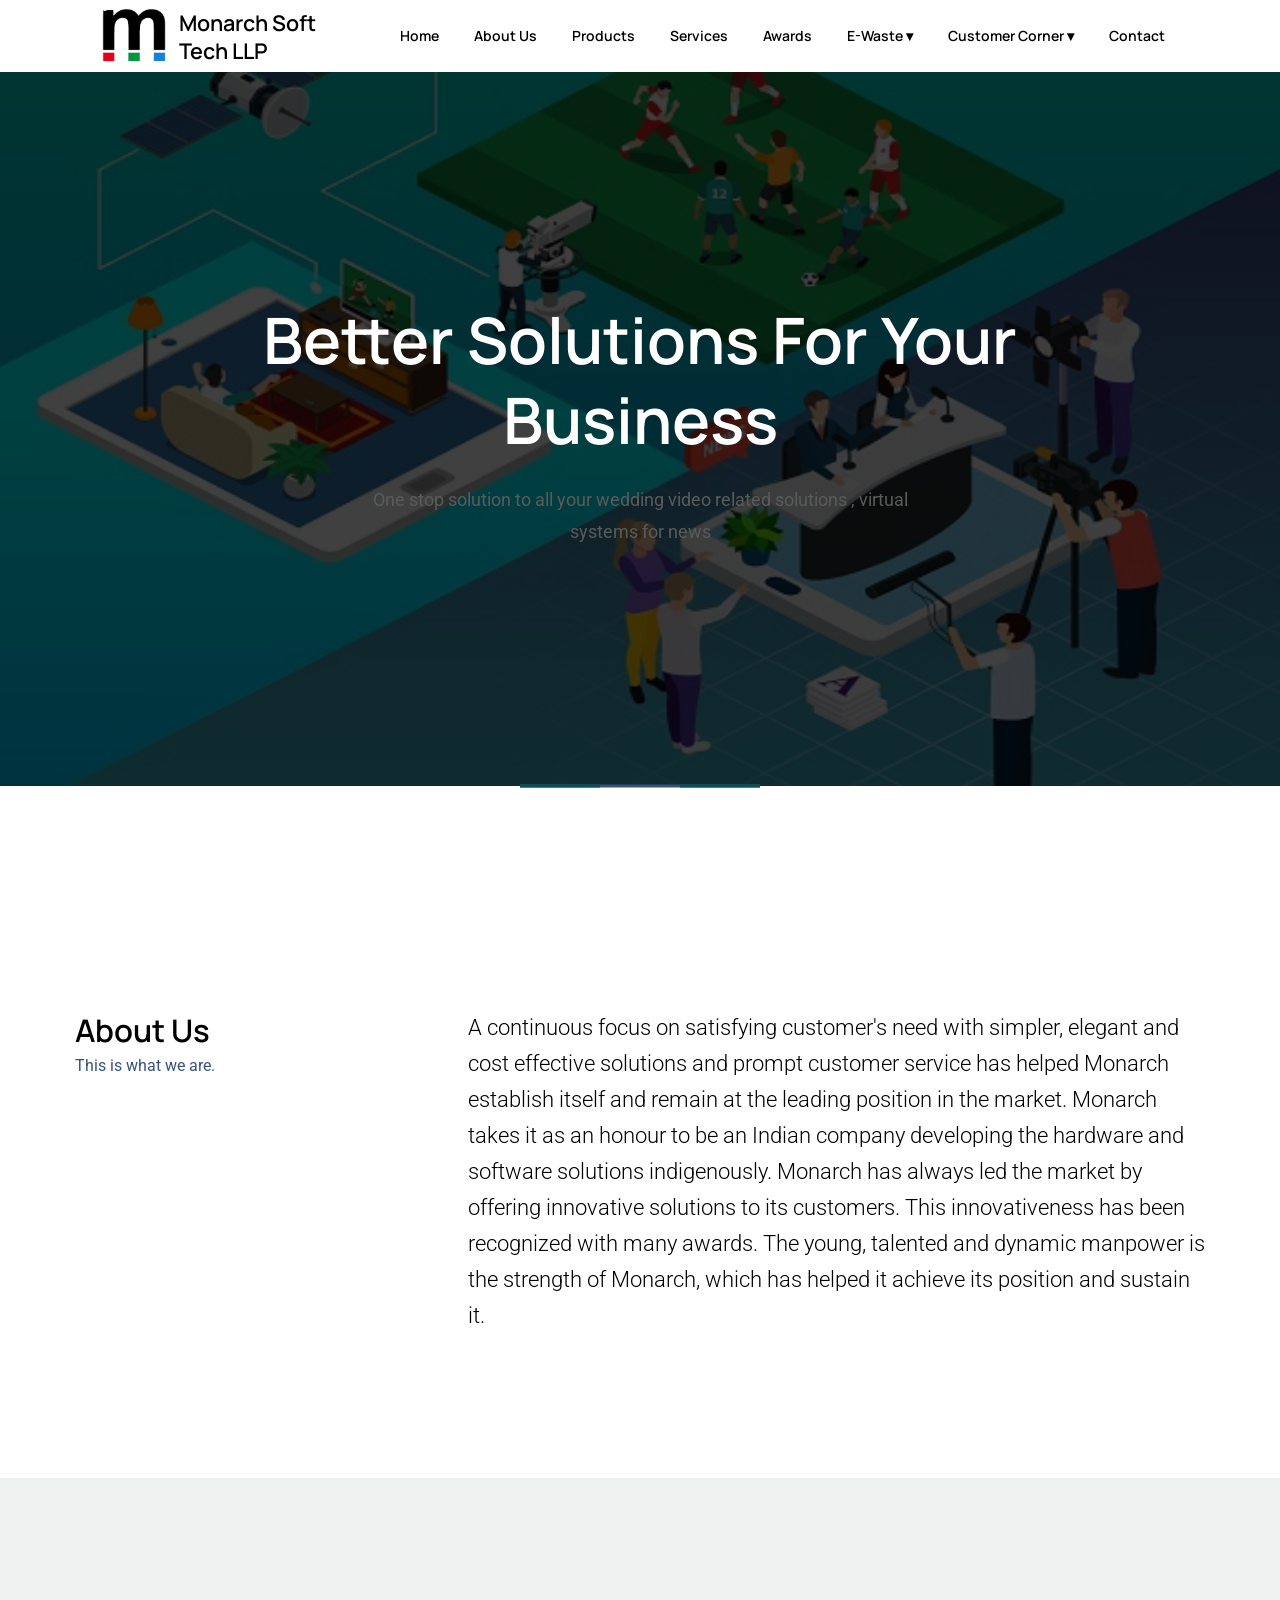
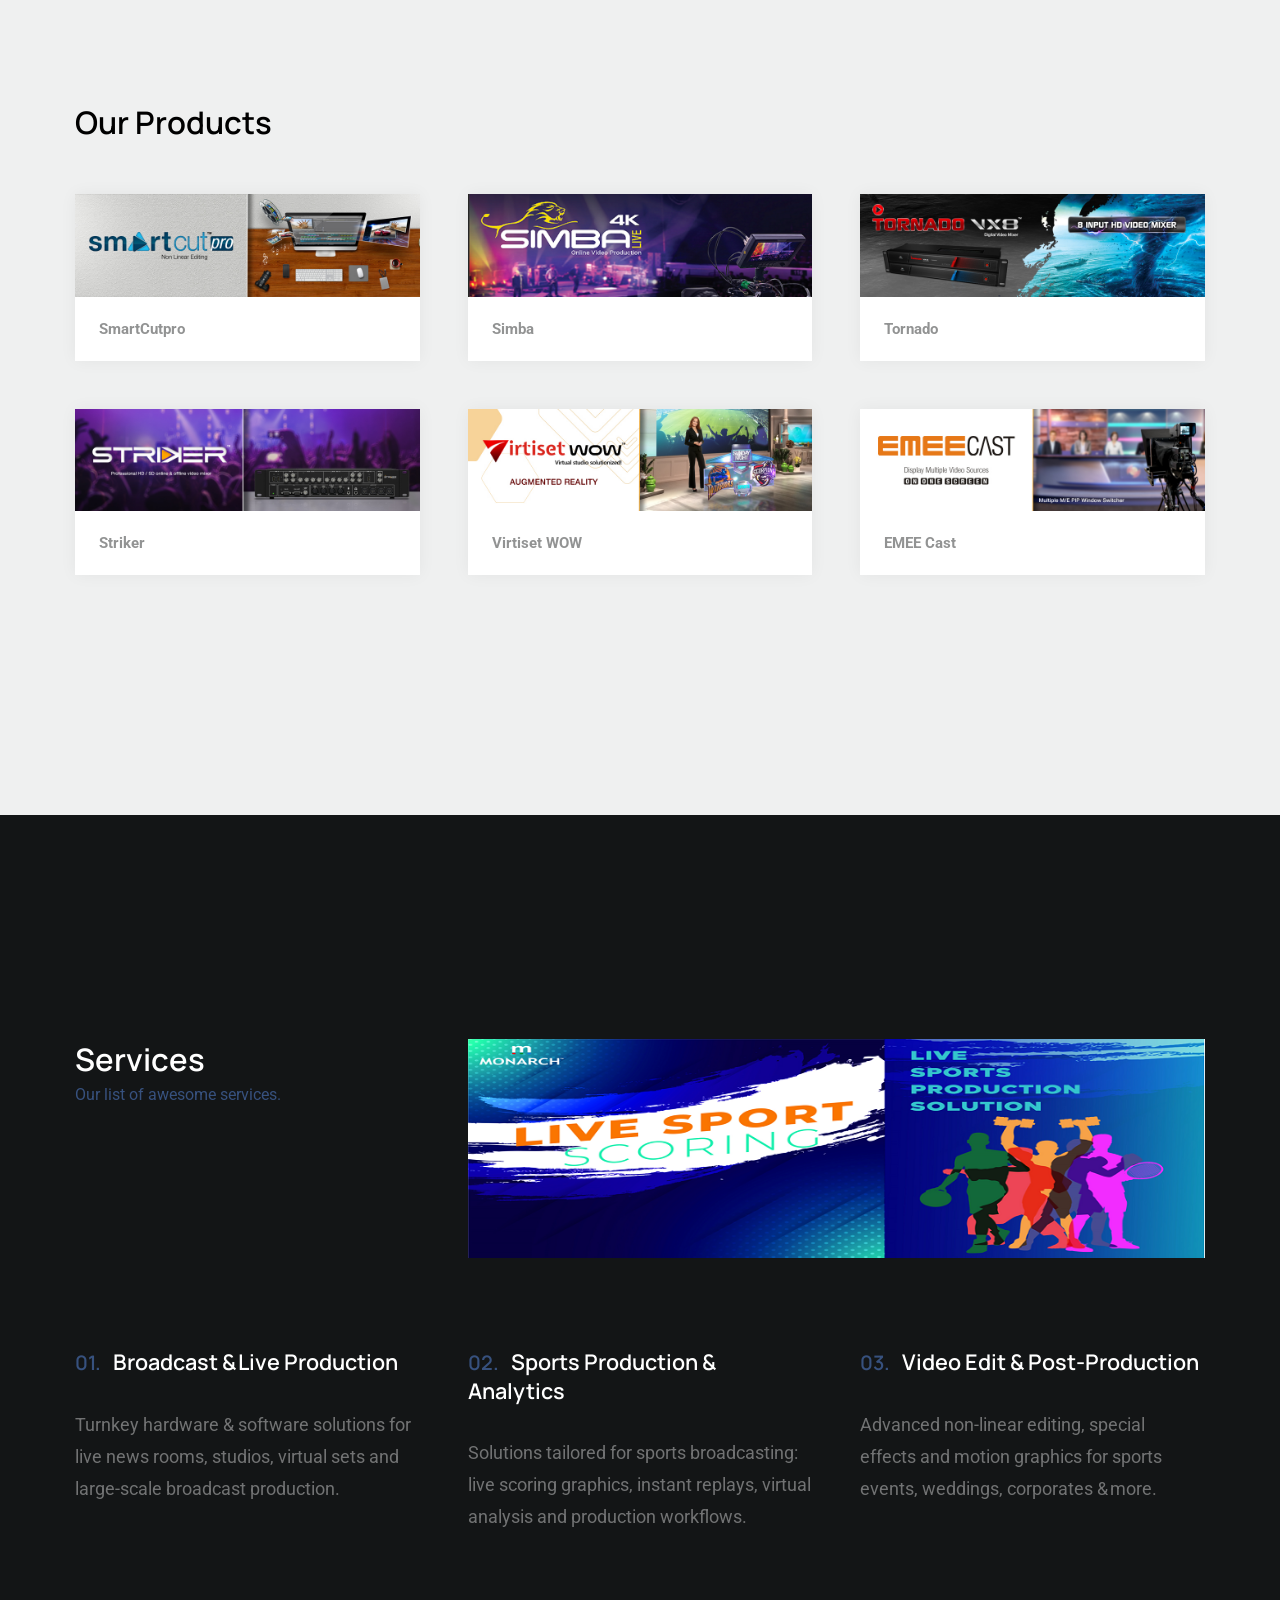
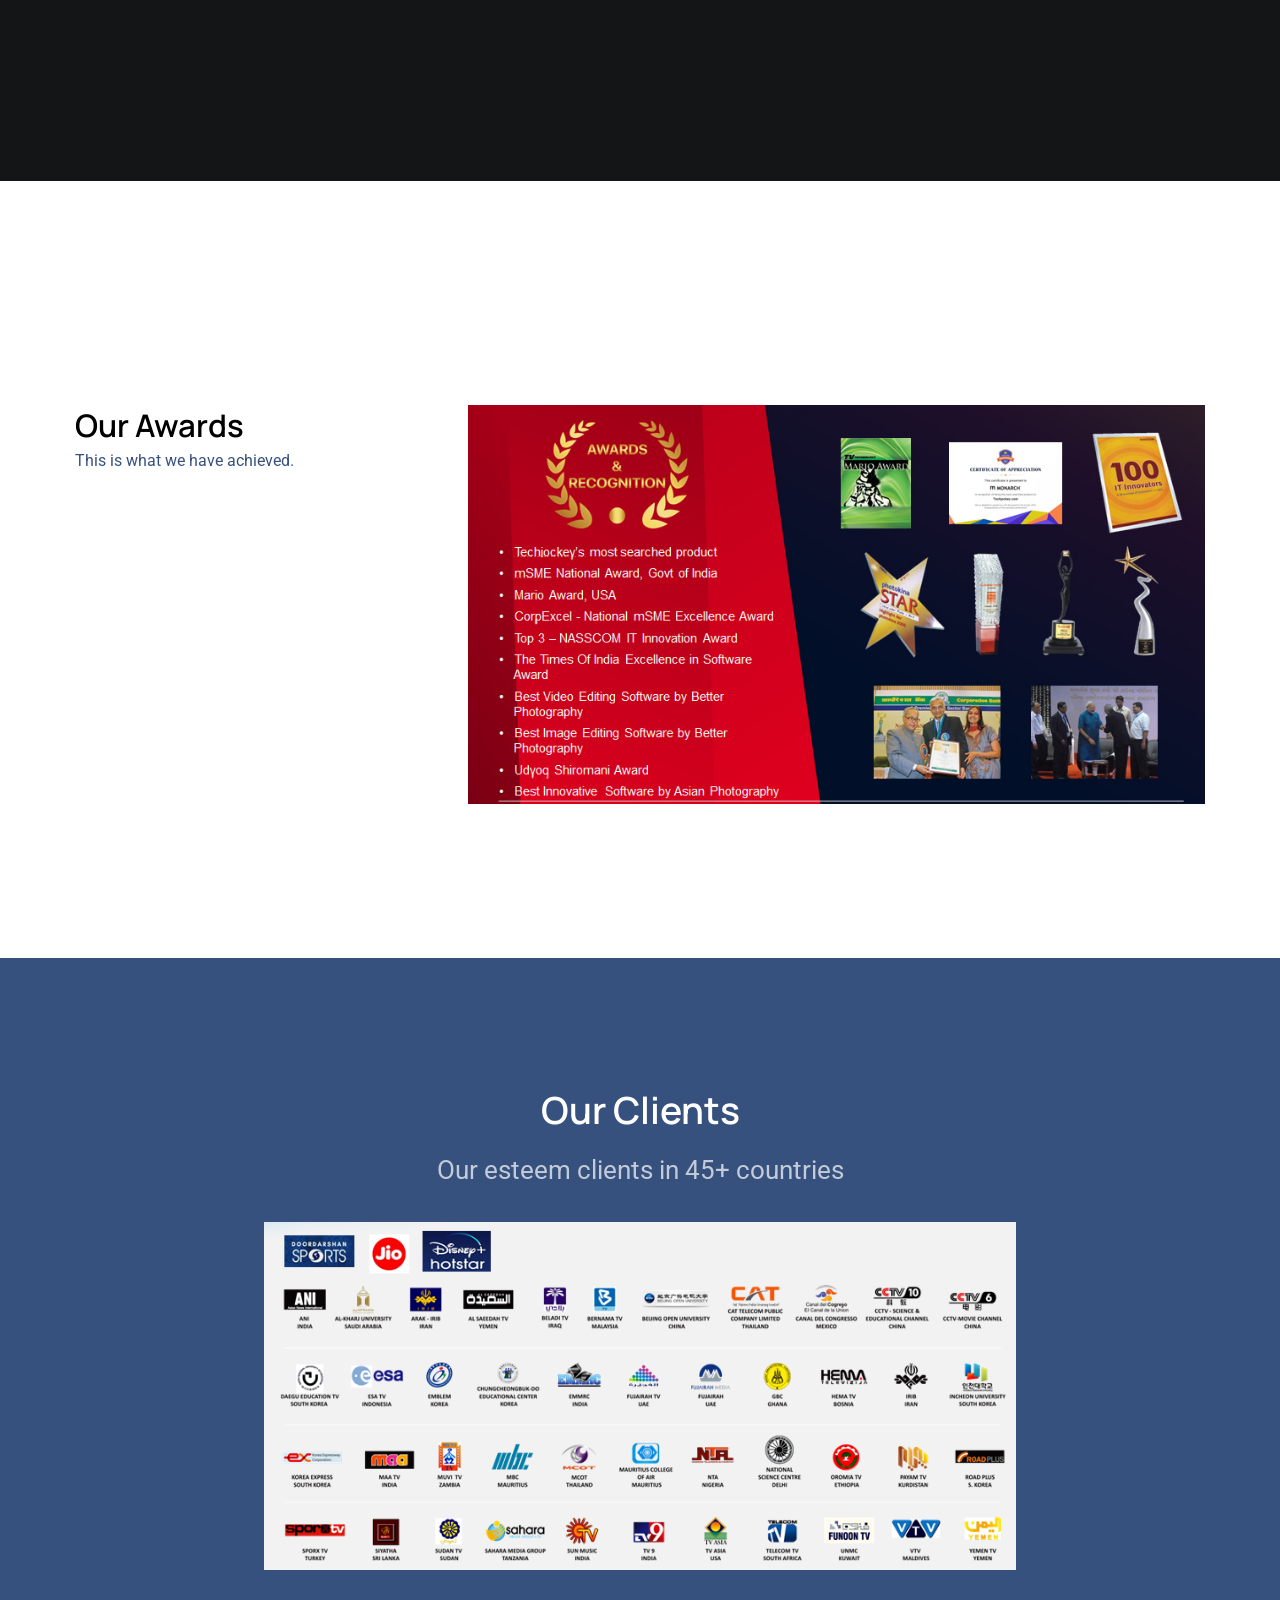
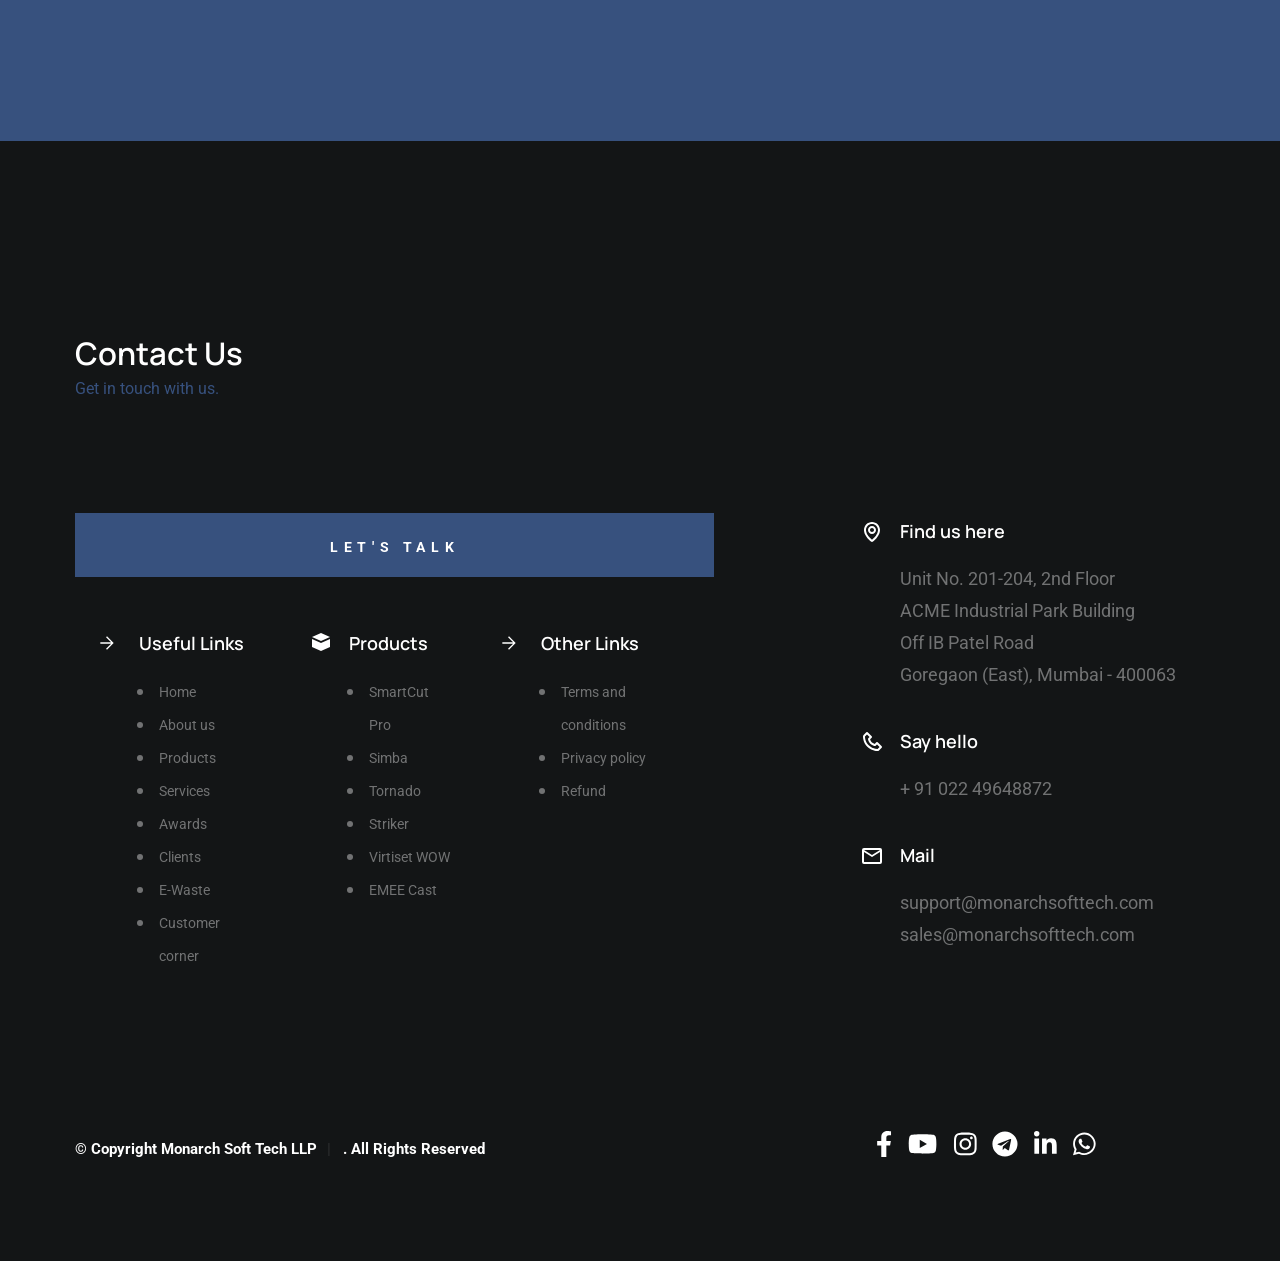
<file: index.html>
<!DOCTYPE html>
<html class="no-js" lang="en">
  <head>
    <!--- basic page needs
    ================================================== -->
    <meta charset="utf-8" />
    <title>Monarch Soft Tech LLP</title>
    <meta name="description" content="" />
    <meta name="author" content="" />

    <!-- mobile specific metas
    ================================================== -->
    <meta name="viewport" content="width=device-width, initial-scale=1" />

    <!-- CSS
    ================================================== -->
    <link rel="stylesheet" href="css/styles.css" />
    <link rel="stylesheet" href="css/vendor.css" />
    <link rel="stylesheet" href="css/index.css" />

    <!-- script
    ================================================== -->
    <script src="js/modernizr.js"></script>
    <script defer src="js/fontawesome/all.min.js"></script>

    <!-- favicons
    ================================================== -->

    <link rel="apple-touch-icon" sizes="180x180" href="apple-touch-icon.png" />
    <link rel="icon" type="image/png" sizes="32x32" href="images/favicon.ico" />
    <link rel="icon" type="image/png" sizes="16x16" href="images/favicon.ico" />
    <link rel="manifest" href="site.webmanifest" />
  </head>

  <body id="top">
    <!-- preloader
    ================================================== -->
    <div id="preloader">
      <div id="loader"></div>
    </div>

    <div id="header"></div>

    <!-- home
    ================================================== -->
    <section
      id="home"
      class="s-home target-section"
      data-parallax="scroll"
      data-image-src="images/indexbg.jpg"
      data-natural-width="3000"
      data-natural-height="2000"
    >
      <div class="s-home__content">
        <div class="s-home__slider">
          <div class="s-home__slide s-home__slide--1">
            <div class="row">
              <div class="column large-12 s-home__slide-text">
                <h2>Better Solutions For Your Business</h2>
                <p>
                  One stop solution to all your wedding video related solutions
                  , virtual systems for news
                </p>
              </div>
            </div>
          </div>
          <!-- end s-home__slide -->

        </div>
        <!-- end s-home__slider -->
      </div>
      <!-- end s-home__content -->

      <div class="s-home__nav-arrows">
        
      </div>
      <!-- end s-home__nav-arrows -->

      <div class="s-home__line"></div>
    </section>
    <!-- end s-home -->

    <!-- about
    ================================================== -->
    <section id="about" class="s-about target-section">
      <div class="row section-head">
        <div class="column large-3 medium-12" data-aos="fade-up">
          <h2>About Us</h2>
          <p class="desc">This is what we are.</p>
        </div>

        <div class="column large-8 medium-12 align-x-right" data-aos="fade-up">
          <p class="lead">
            A continuous focus on satisfying customer's need with simpler,
            elegant and cost effective solutions and prompt customer service has
            helped Monarch establish itself and remain at the leading position
            in the market. Monarch takes it as an honour to be an Indian company
            developing the hardware and software solutions indigenously. Monarch
            has always led the market by offering innovative solutions to its
            customers. This innovativeness has been recognized with many awards.
            The young, talented and dynamic manpower is the strength of Monarch,
            which has helped it achieve its position and sustain it.
          </p>
        </div>
      </div>
      <!-- end section-head -->

      
            

      

      
    </section>
    <!-- end s-about -->

    <!-- portfolio
    ================================================== -->
    <section id="portfolio" class="s-portfolio target-section">
      <div class="row section-head">
        <div class="column large-3 medium-12" data-aos="fade-up">
          <h2>Our Products</h2>
        </div>

        
      </div>
      <!-- end section-head -->

      <div
        class="row block-large-1-3 block-medium-1-2 block-mob-full folio-list"
      >
        <div class="column folio-item" data-aos="fade-up">
          <a href="#modal-01" class="folio-item__thumb" data-lity>
            <img
              src="images/portfolio/product1.jpg"
              srcset="
                images/portfolio/product1.jpg 1x,
                images/portfolio/product1.jpg 2x
              "
              alt=""
            />
            <span class="folio-item__text"> SmartCutpro </span>
          </a>
        </div>
        <!-- end folio-item -->

        <div class="column folio-item" data-aos="fade-up">
          <a href="#modal-02" class="folio-item__thumb" data-lity>
            <img
              src="images/portfolio/product2.png"
              srcset="
                images/portfolio/product2.png 1x,
                images/portfolio/product2.png 2x
              "
              alt=""
            />
            <span class="folio-item__text"> Simba </span>
          </a>
        </div>
        <!-- end folio-item -->

        <div class="column folio-item" data-aos="fade-up">
          <a href="#modal-03" class="folio-item__thumb" data-lity>
            <img
              src="images/portfolio/product3.jpg"
              srcset="
                images/portfolio/product3.jpg 1x,
                images/portfolio/product3.jpg 2x
              "
              alt=""
            />
            <span class="folio-item__text"> Tornado </span>
          </a>
        </div>
        <!-- end folio-item -->

        <div class="column folio-item" data-aos="fade-up">
          <a href="#modal-04" class="folio-item__thumb" data-lity>
            <img
              src="images/portfolio/product4.jpg"
              srcset="
                images/portfolio/product4.jpg 1x,
                images/portfolio/product4.jpg 2x
              "
              alt=""
            />
            <span class="folio-item__text"> Striker </span>
          </a>
        </div>
        <!-- end folio-item -->

        <div class="column folio-item" data-aos="fade-up">
          <a href="#modal-05" class="folio-item__thumb" data-lity>
            <img
              src="images/portfolio/product5.jpg"
              srcset="
                images/portfolio/product5.jpg 1x,
                images/portfolio/product5.jpg 2x
              "
              alt=""
            />
            <span class="folio-item__text"> Virtiset WOW </span>
          </a>
        </div>
        <!-- end folio-item -->

        <div class="column folio-item" data-aos="fade-up">
          <a href="#modal-06" class="folio-item__thumb" data-lity>
            <img
              src="images/portfolio/product6.jpg"
              srcset="
                images/portfolio/product6.jpg 1x,
                images/portfolio/product6.jpg 2x
              "
              alt=""
            />
            <span class="folio-item__text"> EMEE Cast </span>
          </a>
        </div>
        <!-- end folio-item -->
      </div>
      <!-- end folio-list -->

      <!-- Modal Popup
        =========================================================== -->
      <div id="modal-01" class="modal-popup lity-hide">
        <img src="images/portfolio/product1.jpg" alt="" />

        <div class="modal-popup__desc">
          <div class="adjust-btn">
            <h5>Features</h5>
            <a
              href="https://registration.monarchsofttech.com/Refill.aspx"
              class="modal-popup__details"
              target="_blank"
              >Recharge Now</a
            >
          </div>
          <ul>
            <li>Make your full wedding mixing in just 30 min</li>
            <li>Instant ready to use Cenematic Filtres</li>
            <li>Complete subscription based Offline HD/SD Editing solution</li>
            <li>Low cost of ownership</li>
            <li>HDMI and Analog Input output</li>
            <li>“Pay-as-you-Use” Pricing Model</li>
            <li>Regular Free updates and projects</li>
            <li>Realistic 3D transition in HD Pro</li>
            <li>Exclusive Projects only for Smart Cut HD Pro</li>
            <li>Supports Blu-ray, DVD and VCD export</li>
            <li>More than 6000 Transitions</li>
            <li>Auto Transition on time-line</li>
            <li>Ultra Fast Export Using Intel Quick Sync</li>
            <li>Export without internet#</li>
            <li>Fast (A to A) & (A to B) transition selection</li>
          </ul>
        </div>
      </div>
      <!-- end modal-01 -->

      <div id="modal-02" class="modal-popup lity-hide">
        <img src="images/portfolio/product2.png" alt="" />

        <div class="modal-popup__desc">
          <h5>Simba</h5>
          <ul>
            <li>Supports 4k video input</li>
            <li>Drone fly cam input using network</li>
            <li>Live sports score with Third Party CG software***</li>
            <li>New Live Cast mode with low delay**</li>
            <li>Live video mixer with 5000+ 2D/3D Transitions</li>
            <li>Supports third party video I/O cards (as specified)</li>
            <li>Supports up to 6 inputs</li>
            <li>Simultaneous recording, streaming and output</li>
            <li>Roll, crawl with digital clock and logo</li>
            <li>Audio mixer with fader</li>
            <li>2 Media sequences</li>
            <li>In built multi viewer</li>
            <li>Up to 4 live PIP</li>
          </ul>
          <div class="table-container">
            <table>
              <tbody>
                <tr>
                  <th>DESCRIPTION</th>
                  <th>Simba LTD</th>
                  <th>Simba LTD Plus</th>
                  <th>Simba LFT</th>
                  <th>Simba LFT Plus</th>
                </tr>

                <tr class="table-section">
                  <td colspan="5">Bundled I/O card</td>
                </tr>
                <tr>
                  <td>Video I/O Card</td>
                  <td>Not Provided</td>
                  <td>Intensity Pro 4K Decklink Duo 2</td>
                  <td>Not Provided</td>
                  <td>Intensity Pro 4K Decklink Duo 2</td>
                </tr>

                <tr class="table-section">
                  <td colspan="5">Video Input</td>
                </tr>
                <tr>
                  <td>Total Input by Hardware</td>
                  <td>NA</td>
                  <td>5</td>
                  <td>NA</td>
                  <td>5</td>
                </tr>
                <tr>
                  <td>Input Format Support</td>
                  <td>SD/HD/4K UHD 25P</td>
                  <td>SD/HD/4K UHD 25P</td>
                  <td>SD/HD/4K UHD 25P</td>
                  <td>SD/HD/4K UHD 25P</td>
                </tr>
                <tr>
                  <td>HD/SD SDI Input</td>
                  <td>NA</td>
                  <td>UP to 4</td>
                  <td>NA</td>
                  <td>UP to 4</td>
                </tr>
                <tr>
                  <td>HD/SD 4K HDMI Input</td>
                  <td>NA</td>
                  <td>1</td>
                  <td>NA</td>
                  <td>1</td>
                </tr>
                <tr>
                  <td>Composite/SVHS/Component Input</td>
                  <td>NA</td>
                  <td>1</td>
                  <td>NA</td>
                  <td>1</td>
                </tr>

                <tr class="table-section">
                  <td colspan="5">Video Output</td>
                </tr>
                <tr>
                  <td>Output Format Support</td>
                  <td>SD/HD</td>
                  <td>SD/HD</td>
                  <td>SD/HD</td>
                  <td>SD/HD</td>
                </tr>
                <tr>
                  <td>HD/SD SDI Output</td>
                  <td>NA</td>
                  <td>UP to 2</td>
                  <td>NA</td>
                  <td>UP to 2</td>
                </tr>
                <tr>
                  <td>HD/SD HDMI Output</td>
                  <td>NA</td>
                  <td>1</td>
                  <td>NA</td>
                  <td>1</td>
                </tr>
                <tr>
                  <td>Composite/SVHS/Component Output</td>
                  <td>NA</td>
                  <td>1</td>
                  <td>NA</td>
                  <td>1</td>
                </tr>

                <tr class="table-section">
                  <td colspan="5">Audio Input Output</td>
                </tr>
                <tr>
                  <td>RCA Audio Input</td>
                  <td>NA</td>
                  <td>2 Channel</td>
                  <td>NA</td>
                  <td>2 Channel</td>
                </tr>
                <tr>
                  <td>RCA Audio Out</td>
                  <td>NA</td>
                  <td>2 Channel</td>
                  <td>NA</td>
                  <td>2 Channel</td>
                </tr>
                <tr>
                  <td>Embedded Audio Input</td>
                  <td>NA</td>
                  <td>Up to 5</td>
                  <td>NA</td>
                  <td>Up to 5</td>
                </tr>
                <tr>
                  <td>Embedded Audio Output</td>
                  <td>NA</td>
                  <td>2 Channel</td>
                  <td>NA</td>
                  <td>2 Channel</td>
                </tr>

                <tr class="table-section">
                  <td colspan="5">Update</td>
                </tr>
                <tr>
                  <td>Content & Software Update</td>
                  <td>Lifetime Free</td>
                  <td>Lifetime Free</td>
                  <td>Chargeable<br />(Free Under Warranty)</td>
                  <td>Chargeable<br />(Free Under Warranty)</td>
                </tr>

                <tr class="table-section">
                  <td colspan="5">Subscription</td>
                </tr>
                <tr>
                  <td>Subscription Base</td>
                  <td>Yes</td>
                  <td>Yes</td>
                  <td>No</td>
                  <td>No</td>
                </tr>
                <tr>
                  <td>Initial Validity</td>
                  <td>90 Days</td>
                  <td>360 Days</td>
                  <td>Lifetime</td>
                  <td>Lifetime</td>
                </tr>

                <tr class="table-section">
                  <td colspan="5">Offline Editing</td>
                </tr>
                <tr>
                  <td>SmartCut Pro</td>
                  <td>Optional</td>
                  <td>Optional</td>
                  <td>Optional</td>
                  <td>Optional</td>
                </tr>

                <tr class="table-section">
                  <td colspan="5">Simba Cabinet</td>
                </tr>
                <tr>
                  <td>SmartCut Pro</td>
                  <td>Optional</td>
                  <td>Optional</td>
                  <td>Optional</td>
                  <td>Optional</td>
                </tr>
              </tbody>
            </table>
          </div>
        </div>

        
      </div>
      <!-- end modal-02 -->

      <div id="modal-03" class="modal-popup lity-hide">
        <img src="images/portfolio/product3.jpg" alt="" />

        <div class="modal-popup__desc">
          <h5>Tornado</h5>
          <ul>
            <li>
              Maximize the power of video mixing with 8 live video inputs and 8
              video outputs
            </li>
            <li>Real time mode for live mixing</li>
            <li>Show 8 PIP sources at a time on output</li>
            <li>
              All HDMI and SDI inputs and outputs supports 16 channel embedded
              audio
            </li>
            <li>MIC input and headphone output</li>
            <li>XLR analog audio 4 channel</li>
            <li>Detachable video and audio I/O breakout box</li>
            <li>Tally</li>
            <li>
              Broadcast standard controls like GPI/O, RS-422 and RS-232, Genlock
            </li>
          </ul>
          <div class="table-container">
            <table>
              <tbody>
                <tr>
                  <th>DESCRIPTION</th>
                  <th>NON REAL TIME MODE</th>
                  <th>REAL TIME MODE</th>
                </tr>

                <tr class="table-section">
                  <td colspan="3">VIDEO INPUTS</td>
                </tr>

                <tr>
                  <td>SDI (SD, HD) Embedded audio</td>
                  <td>8</td>
                  <td>8</td>
                </tr>

                <tr>
                  <td>HDMI (SD, HD)</td>
                  <td>2</td>
                  <td>2</td>
                </tr>

                <tr>
                  <td>Select any 8 inputs at a time</td>
                  <td></td>
                  <td></td>
                </tr>

                <tr class="table-section">
                  <td colspan="3">VIDEO OUTPUTS</td>
                </tr>

                <tr>
                  <td>SDI (SD, HD) Embedded audio</td>
                  <td>8</td>
                  <td>8</td>
                </tr>

                <tr>
                  <td>HDMI (SD, HD)</td>
                  <td>2</td>
                  <td>2</td>
                </tr>

                <tr>
                  <td>All outputs simultaneous</td>
                  <td></td>
                  <td></td>
                </tr>

                <tr class="table-section">
                  <td colspan="3">VIDEO INPUT PROCESSING</td>
                </tr>

                <tr>
                  <td>Total video input for switching simultaneous</td>
                  <td>8</td>
                  <td>8</td>
                </tr>

                <tr>
                  <td>Simultaneous live video sources (PIP's)</td>
                  <td>8</td>
                  <td>2 RT mode / 6 Non RT mode</td>
                </tr>

                <tr>
                  <td>Multiviewer</td>
                  <td>
                    <b><span>✓</span></b>
                  </td>
                  <td>
                    <b><span>✓</span></b>
                  </td>
                </tr>

                <tr>
                  <td>Video delay</td>
                  <td>8 frames</td>
                  <td>8 frames</td>
                </tr>

                <tr>
                  <td>Multi resolution combinations</td>
                  <td>
                    <b><span>✓</span></b>
                  </td>
                  <td>
                    <b><span>✓</span></b>
                  </td>
                </tr>

                <tr class="table-section">
                  <td colspan="3">VIDEO OUTPUT PROCESSING</td>
                </tr>

                <tr>
                  <td>Hardware based scaling conversion</td>
                  <td colspan="2">8th SDI Output is down converted PGM</td>
                </tr>

                <tr>
                  <td>PRV (B bus) hardware video output</td>
                  <td colspan="2">
                    4th SDI Output is Preview out as per output resolution
                  </td>
                </tr>

                <tr class="table-section">
                  <td colspan="3">TRANSITIONS</td>
                </tr>

                <tr>
                  <td>All sophisticated 2D/3D transition effects</td>
                  <td>HD 6000+, SD 4:3 3000+</td>
                  <td><b>--</b></td>
                </tr>

                <tr>
                  <td>Effects type</td>
                  <td>
                    New effects with up to 8 inputs<br />All Striker effects
                  </td>
                  <td><b>--</b></td>
                </tr>

                <tr class="table-section">
                  <td colspan="3">CONTROLS</td>
                </tr>

                <tr>
                  <td>GPI/O</td>
                  <td colspan="2">15 Pin DSub with 6 IN and 2 OUT</td>
                </tr>

                <tr>
                  <td>RJ 45 for Audio Link</td>
                  <td colspan="2">Audio and Video breakout box connection</td>
                </tr>

                <tr>
                  <td>Tally Support</td>
                  <td colspan="2">10 inputs (2 HDMI - 8 SDI)</td>
                </tr>

                <tr>
                  <td>Genlock REF IN with LOOP OUT (Bi/Tri level)</td>
                  <td colspan="2">
                    <center>
                      <b><span>✓</span></b>
                    </center>
                  </td>
                </tr>

                <tr>
                  <td>Bypass (Video) with power ON</td>
                  <td colspan="2">
                    Any 1 input detected will bypassed on all outputs
                  </td>
                </tr>

                <tr>
                  <td>Bypass (Audio) with power ON</td>
                  <td colspan="2">
                    Any 1 input detected will bypassed on all outputs
                  </td>
                </tr>

                <tr>
                  <td>Built-in frame synchronizers</td>
                  <td colspan="2">
                    <center>
                      <b><span>✓</span></b>
                    </center>
                  </td>
                </tr>

                <tr class="table-section">
                  <td colspan="3">AUDIO INPUTS</td>
                </tr>

                <tr>
                  <td>Analog</td>
                  <td colspan="2">
                    4 x independent XLR balanced (4 Channel/2 Stereo)
                  </td>
                </tr>

                <tr>
                  <td>MIC</td>
                  <td colspan="2">1x 6.3mm Jack</td>
                </tr>

                <tr>
                  <td>* Digital (Optional)</td>
                  <td colspan="2">
                    2 x XLR each Stereo AES/EBU (1 Stereo on each connector)
                  </td>
                </tr>
              </tbody>
            </table>
          </div>
        </div>

        <!-- <a
          href="https://www.behance.net/"
          target="_blank"
          class="modal-popup__details"
          >Models</a
        > -->
      </div>
      <!-- end modal-03 -->

      <div id="modal-04" class="modal-popup lity-hide">
        <img src="images/portfolio/product4.jpg" alt="" />

        <div class="modal-popup__desc">
          <h5>Striker</h5>
          <ul>
            <li>Multi format HD/SD SDI & CVBS (Analog) Live video mixer</li>
            <li>Total 4 live inputs and 9 video output (Based on model)</li>
            <li>2D/3D DVE realtime transitions & effects</li>
            <li>5000 (SD, HD) built-in transitions & effects</li>
            <li>Touch screen interface for fast editing</li>
            <li>Inbuilt 2D character generator</li>
            <li>Real time 3D enriched text support</li>
            <li>Auto pilot transition player*</li>
            <li>Shader materials like metal & glass for realistic objects</li>
            <li>Creation</li>
            <li>Supports animated 3D objects</li>
            <li>
              Built-in effects designer module for transitions & effects
              creations
            </li>
            <li>2U external robust breakout box for input & output</li>
            <li>MIC input</li>
            <li>Built-in digital disc players for video & graphics playback</li>
            <li>Digital recorder for live recording on Hard disk</li>
            <li>Smart capture with session manager</li>
            <li>Live Youtube and Facebook Streaming</li>
            <li>2 Media sequences</li>
            <li>Digital clock overlay</li>
            <li>Roll text</li>
            <li>Crawl text</li>
            <li>Overlay</li>
          </ul>
          <div class="table-container">
            <table>
              <tbody>
                <tr>
                  <th>DESCRIPTION</th>
                  <th>STRIKER 325</th>
                  <th>STRIKER 450</th>
                </tr>

                <tr>
                  <td>Standard</td>
                  <td>HD/SD and Analog</td>
                  <td>HD/SD and Analog</td>
                </tr>

                <tr class="table-section">
                  <td colspan="3">VIDEO INPUTS</td>
                </tr>

                <tr>
                  <td>HD and/SD SDI</td>
                  <td>4</td>
                  <td>4</td>
                </tr>

                <tr>
                  <td>HDMI with embedded audio</td>
                  <td>2</td>
                  <td>2</td>
                </tr>

                <tr>
                  <td>Composite (CVBS) Analog</td>
                  <td>4</td>
                  <td>4</td>
                </tr>

                <tr class="table-section">
                  <td colspan="3">AUDIO INPUTS</td>
                </tr>

                <tr>
                  <td>Number of audio</td>
                  <td>4 Channel/2 Stereo XLR Balanced + HDMI embedded</td>
                  <td>4 Channel/2 Stereo XLR Balanced + HDMI embedded</td>
                </tr>

                <tr>
                  <td>Microphone (6.3 mm Jack)</td>
                  <td>1</td>
                  <td>1</td>
                </tr>

                <tr class="table-section">
                  <td colspan="3">VIDEO OUTPUTS</td>
                </tr>

                <tr>
                  <td>HD/SD - SDI Program (PGM) with embedded audio</td>
                  <td>2 Parallel</td>
                  <td>2 Parallel</td>
                </tr>

                <tr>
                  <td>HD/SD - SDI Program (PRV) with embedded audio</td>
                  <td>2 Parallel</td>
                  <td>2 Parallel</td>
                </tr>

                <tr>
                  <td>Composite (CVBS) Analog Program (PGM)</td>
                  <td>2 Parallel (HD to SD Down converted)</td>
                  <td>2 Parallel (HD to SD Down converted)</td>
                </tr>

                <tr>
                  <td>Composite (CVBS) Analog Program (PRV)</td>
                  <td>2 Parallel (HD to SD Down converted)</td>
                  <td>2 Parallel (HD to SD Down converted)</td>
                </tr>

                <tr>
                  <td>HDMI with embedded audio</td>
                  <td>1</td>
                  <td>1</td>
                </tr>

                <tr>
                  <td>Number of audio</td>
                  <td>2 Stereo XLR Balanced</td>
                  <td>2 Stereo XLR Balanced</td>
                </tr>

                <tr>
                  <td>Headphone (6.3 mm Jack)</td>
                  <td>1</td>
                  <td>1</td>
                </tr>

                <tr class="table-section">
                  <td colspan="3">OTHER FUNCTIONS</td>
                </tr>

                <tr>
                  <td>Inbuilt recording</td>
                  <td>
                    <b><span>✓</span></b>
                  </td>
                  <td>
                    <b><span>✓</span></b>
                  </td>
                </tr>

                <tr>
                  <td>Number of transitions</td>
                  <td>1500</td>
                  <td>2000</td>
                </tr>

                <tr>
                  <td>Transition Type</td>
                  <td>2D + 3D</td>
                  <td>2D + 3D</td>
                </tr>

                <tr>
                  <td>FX Editor</td>
                  <td>
                    <b><span>✓</span></b>
                  </td>
                  <td>
                    <b><span>✓</span></b>
                  </td>
                </tr>

                <tr>
                  <td>Web streaming</td>
                  <td>
                    <b><span>✓</span></b>
                  </td>
                  <td>
                    <b><span>✓</span></b>
                  </td>
                </tr>

                <tr>
                  <td>Digital Players (Movie)</td>
                  <td>2</td>
                  <td>2</td>
                </tr>

                <tr>
                  <td>Digital Players (Bitmap/Titles)</td>
                  <td>2</td>
                  <td>2</td>
                </tr>

                <tr>
                  <td>FX Sequencer</td>
                  <td>
                    <b><span>✓</span></b>
                  </td>
                  <td>
                    <b><span>✓</span></b>
                  </td>
                </tr>

                <tr>
                  <td>Media Sequencer</td>
                  <td>
                    <b><span>✓</span></b>
                  </td>
                  <td>
                    <b><span>✓</span></b>
                  </td>
                </tr>

                <tr>
                  <td>Mix HD/SD resolution</td>
                  <td>
                    <b><span>✓</span></b>
                  </td>
                  <td>
                    <b><span>✓</span></b>
                  </td>
                </tr>

                <tr>
                  <td>Photo Editing</td>
                  <td>PhotoArt</td>
                  <td>PhotoArt</td>
                </tr>

                <tr>
                  <td>Audio Dubbing</td>
                  <td>DigiMix</td>
                  <td>DigiMix</td>
                </tr>

                <tr>
                  <td>Overlay Logos</td>
                  <td>3</td>
                  <td>3</td>
                </tr>

                <tr>
                  <td>Ticker (Multi language, uni direction)</td>
                  <td>
                    <b><span>✓</span></b>
                  </td>
                  <td>
                    <b><span>✓</span></b>
                  </td>
                </tr>

                <tr>
                  <td>Bypass (Video and Audio)</td>
                  <td>
                    <b><span>✓</span></b>
                  </td>
                  <td>
                    <b><span>✓</span></b>
                  </td>
                </tr>

                <tr class="table-section">
                  <td colspan="3">SOFTWARE MODES</td>
                </tr>

                <tr>
                  <td>3D Shapes support (Page turn, Sphere, Cube etc.)</td>
                  <td><b>✖</b></td>
                  <td><b>✓</b> (Striker Mode)</td>
                </tr>

                <tr>
                  <td>
                    3D Object support: Shader materials like (Metal, Glass)
                  </td>
                  <td><b>✓</b></td>
                  <td><b>✓</b></td>
                </tr>

                <tr>
                  <td>3D Text</td>
                  <td><b>✓</b></td>
                  <td><b>✓</b></td>
                </tr>

                <tr>
                  <td>GoLive LE / GoLive PRO / Striker mode</td>
                  <td>GoLive PRO</td>
                  <td>GoLive PRO + Striker</td>
                </tr>

                <tr>
                  <td>SmartCut Pro</td>
                  <td><b>✖</b></td>
                  <td><b>✖</b></td>
                </tr>

                <tr>
                  <td>
                    VGA module with VGA and CVBS loop out <br />VGA will be
                    Shared with 4th CVBS input. <br />Will work without
                    upgrading to 4 CVBS function
                  </td>
                  <td>Optional (VGA module) `.35,000/-*</td>
                  <td>Optional (VGA module) `.35,000/-*</td>
                </tr>
              </tbody>
            </table>
          </div>
        </div>

        <!-- <a
          href="https://www.behance.net/"
          target="_blank"
          class="modal-popup__details"
          >Models</a
        > -->
      </div>
      <!-- end modal-04 -->

      <div id="modal-05" class="modal-popup lity-hide">
        <img src="images/portfolio/product5.jpg" alt="" />

        <div class="modal-popup__desc">
          <h5>Virtiset WOW</h5>
          <h6>VIRTUAL REALISM NEVER SEEN BEFORE</h6>
          <p>
            Monarch Virtiset Wow™ is a new generation virtual studio solution
            with the ability to use as tracking and trackless virtual studio in
            a single system. It is integrated with data driven Augmented reality
            & photo realistic graphics built on “REALIA GRAPHICS ENGINE”
          </p>
          <h6>GO BEYOND VIRTUAL… THINK AUGMENTED REALITY</h6>
          <p>
            Enter into the dream world of augmented reality with Virtiset Wow…..
            It is integrated with Augmented reality & photo realistic graphics
            built on “REALIA GRAPHICS ENGINE” the most power packed engine with
            capability to render most complex virtual sets having minute details
            of light, shadows mapped on virtual objects, PBR (Physically based
            rendering), SSR (Screen space reflections) high quality multi
            layered texturing, refractions, animated objects, Talent
            bill-boarding and many more intricate designs. Now you can enhance
            your imagination and presentation of your programs using every kind
            of augmented reality objects embedded in virtual sets..
          </p>
          <h6>HARDWARE</h6>
          <p>
            Monarch Virtiset Wow™ comes with a proprietary hardware breakout box
            with easy to use software user interface.
          </p>
          <h6>TRACKING & VIRTUAL STUDIO TRACKLESS</h6>
          <p>
            Optical pattern tracking technology delivers high precision graphics
            synchronization with real environment. It also supports up to 10
            Trackless virtual camera movements for economical solution. Plus, it
            has the ability to use tracking and trackless mix together to give
            more complex camera views which is out of the reach of physical
            camera. Tracking can be done using Crane, Dolly or even Handheld
            cameras.
          </p>
          <h6>ADVANCED CHROMA KEYER</h6>
          <p>
            Virtiset Wow’s in-built chroma keyer with advanced algorithm is one
            of the best in the industry today. No need for external chroma
            keyer, easy to key any color with controls for edge softness, post
            key color corrections, matte view, ambient color on talent.
          </p>
          <h6>SIMPLE AND EASY TO USE</h6>
          <p>
            Monarch Virtiset Wow™ is extremely powerful and versatile tool, with
            a simple set-up and easy to use intuitive user interface. Monarch
            Virtiset Wow™has in built and integrated switcher module for mixing
            of live inputs and internal stored media content, like video clips,
            still images, graphics and network sources. Monarch Virtiset Wow™
            enables production in minimal studio space and yet deliver a
            perception of a grand studio to the viewers. The solution uses 3D
            virtual sets which completely eliminates the need of physical set
            and its construction cost.
          </p>

          <h6>Features</h6>
          <ul>
            <li>User controlled augmented reality</li>
            <li>Physically based rendering (PBR)</li>
            <li>Screen space reflection (SSR)</li>
            <li>Refraction</li>
            <li>Advanced chroma keyer algorithm</li>
            <li>Depth of field effects</li>
            <li>Talent shadow mapped on 3D object</li>
            <li>Change textures in virtual set and customization</li>
            <li>Bone and cloth animation support</li>
            <li>Bill-boarding</li>
            <li>Virtual DVE motion between virtual cameras</li>
            <li>
              Mix and transition effects between virtual cameras and live inputs
            </li>
            <li>Real-time look ahead preview</li>
            <li>Media players and playlist</li>
            <li>Down stream keyer (DSK)</li>
            <li>Lower third graphics overlay</li>
            <li>Predefined virtual set library for various programs</li>
            <li>Easy to use switcher like user interface</li>
            <li>Supports HD &amp; SD</li>
            <li>Supports all well-known third party 3D modelling software</li>
            <li>PAL and NTSC</li>
          </ul>
          <h6>Advantages</h6>
          <ul>
            <li>Complete tracking and trackless 3D Virtual studio system</li>
            <li>In-built chroma keyer</li>
            <li>Minimal calibration time required</li>
            <li>Seamlessly integrate live talents with 3D virtual set</li>
            <li>Use as virtual studio as well as live switcher</li>
            <li>Easy setup of studios and outdoor or event productions</li>
            <li>
              Pre-installed ready to use 3D virtual sets with imm5ersive
              graphics
            </li>
            <li>Customize objects in the set</li>
            <li>Cost effective</li>
          </ul>
        </div>

        
      </div>
      <!-- end modal-05 -->

      <div id="modal-06" class="modal-popup lity-hide">
        <img src="images/portfolio/product6.jpg" alt="" />

        <div class="modal-popup__desc">
          <h5>EMEE Cast</h5>
          <p>
            Monarch redefines the concept of multi ME switcher by introducing
            Emee Cast. Monarch Emee Cast is 8 live camera inputs multiple PIP
            window & DVE switcher which is able to display one, two or up to 10
            windows simultaneously on the single screen all at once. This
            switcher like interface is very useful and easy to produce programs
            like Panel Discussion, Talkshows, Debate etc. where multiple
            participants needs to be show on the single screen in multiple
            windows. Built in Matrix switcher for assigning any inputs to any
            bus. It can work independently as stand alone switcher.
          </p>
          <h6>Salient Features</h6>
          <ul>
            <li>
              Cost effective system compared to the expensive multiple M/E
              switchers available in the market
            </li>
            <li>Simultaneous 8 live video inputs in HD/SD format</li>
            <li>Integration of external CG through DSK support</li>
            <li>
              Built in Matrix switcher for assigning any inputs to any bus
            </li>
            <li>Real time look ahead preview through SDI port</li>
            <li>
              Built in chroma keyer for two video inputs which can be used with
              computer generated backgrounds
            </li>
            <li>
              Participants name overlay for identification of input sources and
              automatic change of text with input source change in PIP windows
            </li>
            <li>
              Wipe transitions with customized wipe pattern and sound effect
            </li>
            <li>Built in digital disk players for video clips and images</li>
            <li>Built in ready to use predefined PIP window templates</li>
            <li>Include source from remote place through network input</li>
          </ul>
          <h6>Key Features</h6>
          <ul>
            <li>Complete hardware & software solution</li>
            <li>Balanced analog & SDI embedded audio</li>
            <li>Easy to use touch screen user interface</li>
            <li>Built-in Multiviewer</li>
            <li>Failsafe mechanical bypass</li>
            <li>Tally out for all inputs</li>
          </ul>
          <h6>Benefits</h6>
          <ul>
            <li>
              Emee Cast provides the capability to achieve multiple windows at
              very affordable cost
            </li>
            <li>
              The built-in input matrix (router) allows the user to assign any
              input source to the 10 buses available in the system
            </li>
            <li>It occupies minimal space in PCR room</li>
            <li>
              The system is housed in a computer system and can be easily
              transported to live production location
            </li>
          </ul>
          <h6>Area of Application</h6>
          <ul>
            <li>News Channels</li>
            <li>Election Analysis</li>
            <li>Talk Shows and Panel Discussions</li>
            <li>OB van integration for outdoor coverage</li>
            <li>Group video conferencing</li>
            <li>Religious discourses</li>
          </ul>
        </div>

        
      </div>
      <!-- end modal-06 -->
    </section>
    <!-- end s-portfolio -->

    <!-- services
    ================================================== -->
    <section id="services" class="s-services target-section s-dark">
      <div class="row section-head">
        <div class="column large-3 medium-12" data-aos="fade-up">
          <h2>Services</h2>
          <p class="desc">Our list of awesome services.</p>
        </div>

        <div class="column large-8 medium-12 align-x-right" data-aos="fade-up">
          <a href="service.html" target="_blank"
            ><img src="images/services.png" alt="" class=""
          /></a>
        </div>
      </div>
      <!-- end section-head -->

      <div
        class="row block-large-1-3 block-medium-1-2 block-tab-full services-list"
      >
        <div class="column services-item" data-aos="fade-up">
          <h5>Broadcast & Live Production</h5>
          <p>
            Turnkey hardware & software solutions for live news rooms, studios,
            virtual sets and large‑scale broadcast production.
          </p>
        </div>
        <!-- end services-item -->

        <div class="column services-item" data-aos="fade-up">
          <h5>Sports Production & Analytics</h5>
          <p>
            Solutions tailored for sports broadcasting: live scoring graphics,
            instant replays, virtual analysis and production workflows.
          </p>
        </div>
        <!-- end services-item -->

        <div class="column services-item" data-aos="fade-up">
          <h5>Video Edit & Post‑Production</h5>
          <p>
            Advanced non‑linear editing, special effects and motion graphics for
            sports events, weddings, corporates & more.
          </p>
        </div>
        <!-- end services-item -->

        
      </div>
      <!-- end services-list -->
    </section>
    <!-- end s-services -->

    <!-- about
    ================================================== -->
    <section id="blog" class="s-about target-section">
      <div class="row section-head">
        <div class="column large-3 medium-12" data-aos="fade-up">
          <h2>Our Awards</h2>
          <p class="desc">This is what we have achieved.</p>
        </div>

        <div class="column large-8 medium-12 align-x-right" data-aos="fade-up">
          <img
            src="images/awards.png"
            alt="Awards"
            style="cursor: pointer"
            onclick="openModal()"
          />
        </div>
      </div>

      <!-- Modal -->
      <div
        id="awardsModal"
        class="modal"
        style="
          display: none;
          position: fixed;
          z-index: 9999;
          left: 0;
          top: 0;
          width: 100%;
          height: 100%;
          overflow: auto;
          background-color: rgba(0, 0, 0, 0.8);
        "
      >
        <span
          class="close"
          onclick="closeModal()"
          style="
            position: absolute;
            top: 15px;
            right: 25px;
            color: #f1f1f1;
            font-size: 35px;
            font-weight: bold;
            cursor: pointer;
            z-index: 10000;
          "
          >&times;</span
        >
        <img
          class="modal-content"
          id="modalImage"
          src="images/awards.png"
          alt="Awards"
          style="
            margin: auto;
            display: block;
            width: 90%;
            max-height: 90vh;
            object-fit: contain;
            position: absolute;
            top: 50%;
            left: 50%;
            transform: translate(-50%, -50%);
          "
        />
      </div>
      <!-- end section-head -->

      
    </section>
    <!-- end s-about -->

    <!-- testimonials
    ================================================== -->
    

        

    <!-- CTA
    ================================================== -->
    <section class="s-cta ss-dark">
      <div class="row heading-block heading-block--center" data-aos="fade-up">
        <div class="column">
          <h2 class="section-desc">Our Clients</h2>
        </div>
      </div>
      <!-- end heading-block -->

      <div class="row cta-content" data-aos="fade-up">
        <div class="column">
          <p>Our esteem clients in 45+ countries</p>

          <img src="images/clients.png" alt="" class="client" />
        </div>
      </div>
      <!-- end ad-content -->
    </section>
    <!-- end s-cta -->


    <!-- footer
    ================================================== -->
    <div id="footer"></div>
    <!-- end footer -->
    <!-- Java Script
    ================================================== -->

    <script src="js/common.js"></script>
    <script src="js/jquery-3.2.1.min.js"></script>
    <script src="js/plugins.js"></script>
    <script src="js/main.js"></script>
    <script src="js/index.js"></script>
  </body>
</html>
</file>
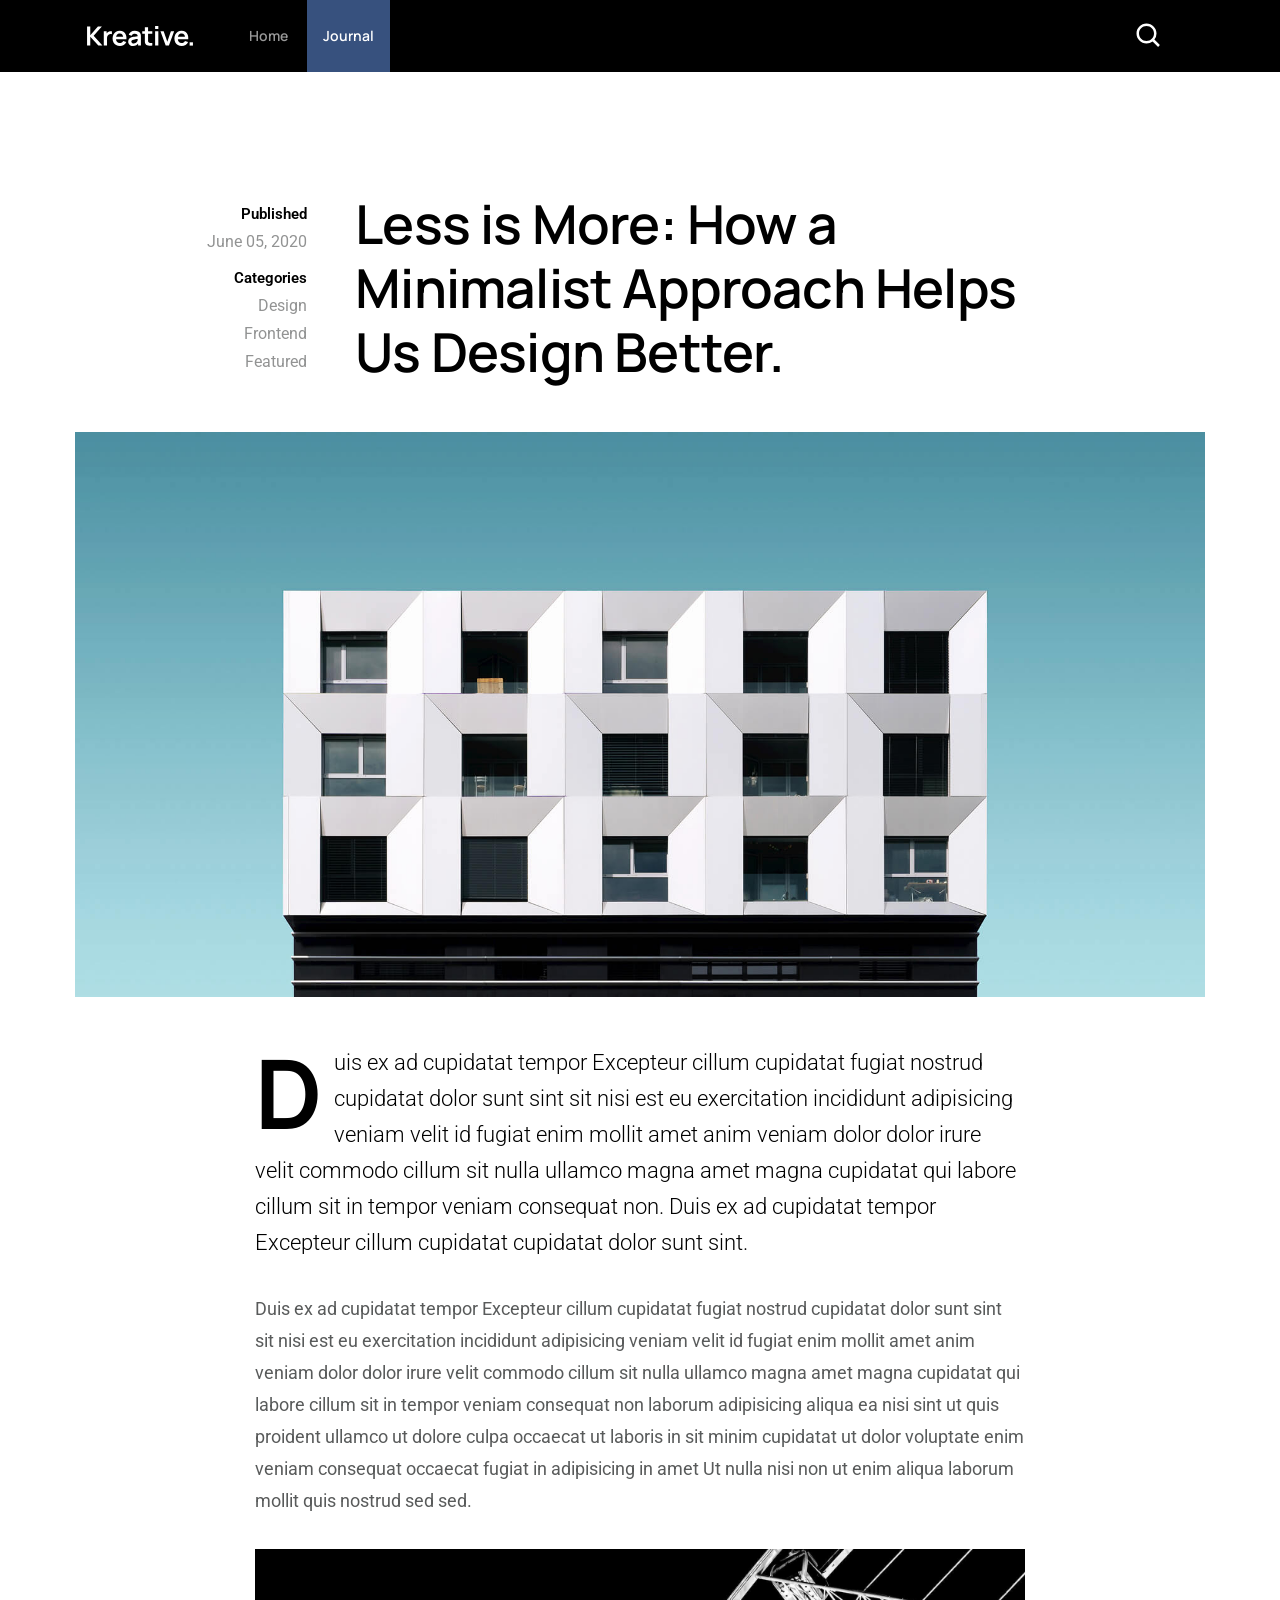
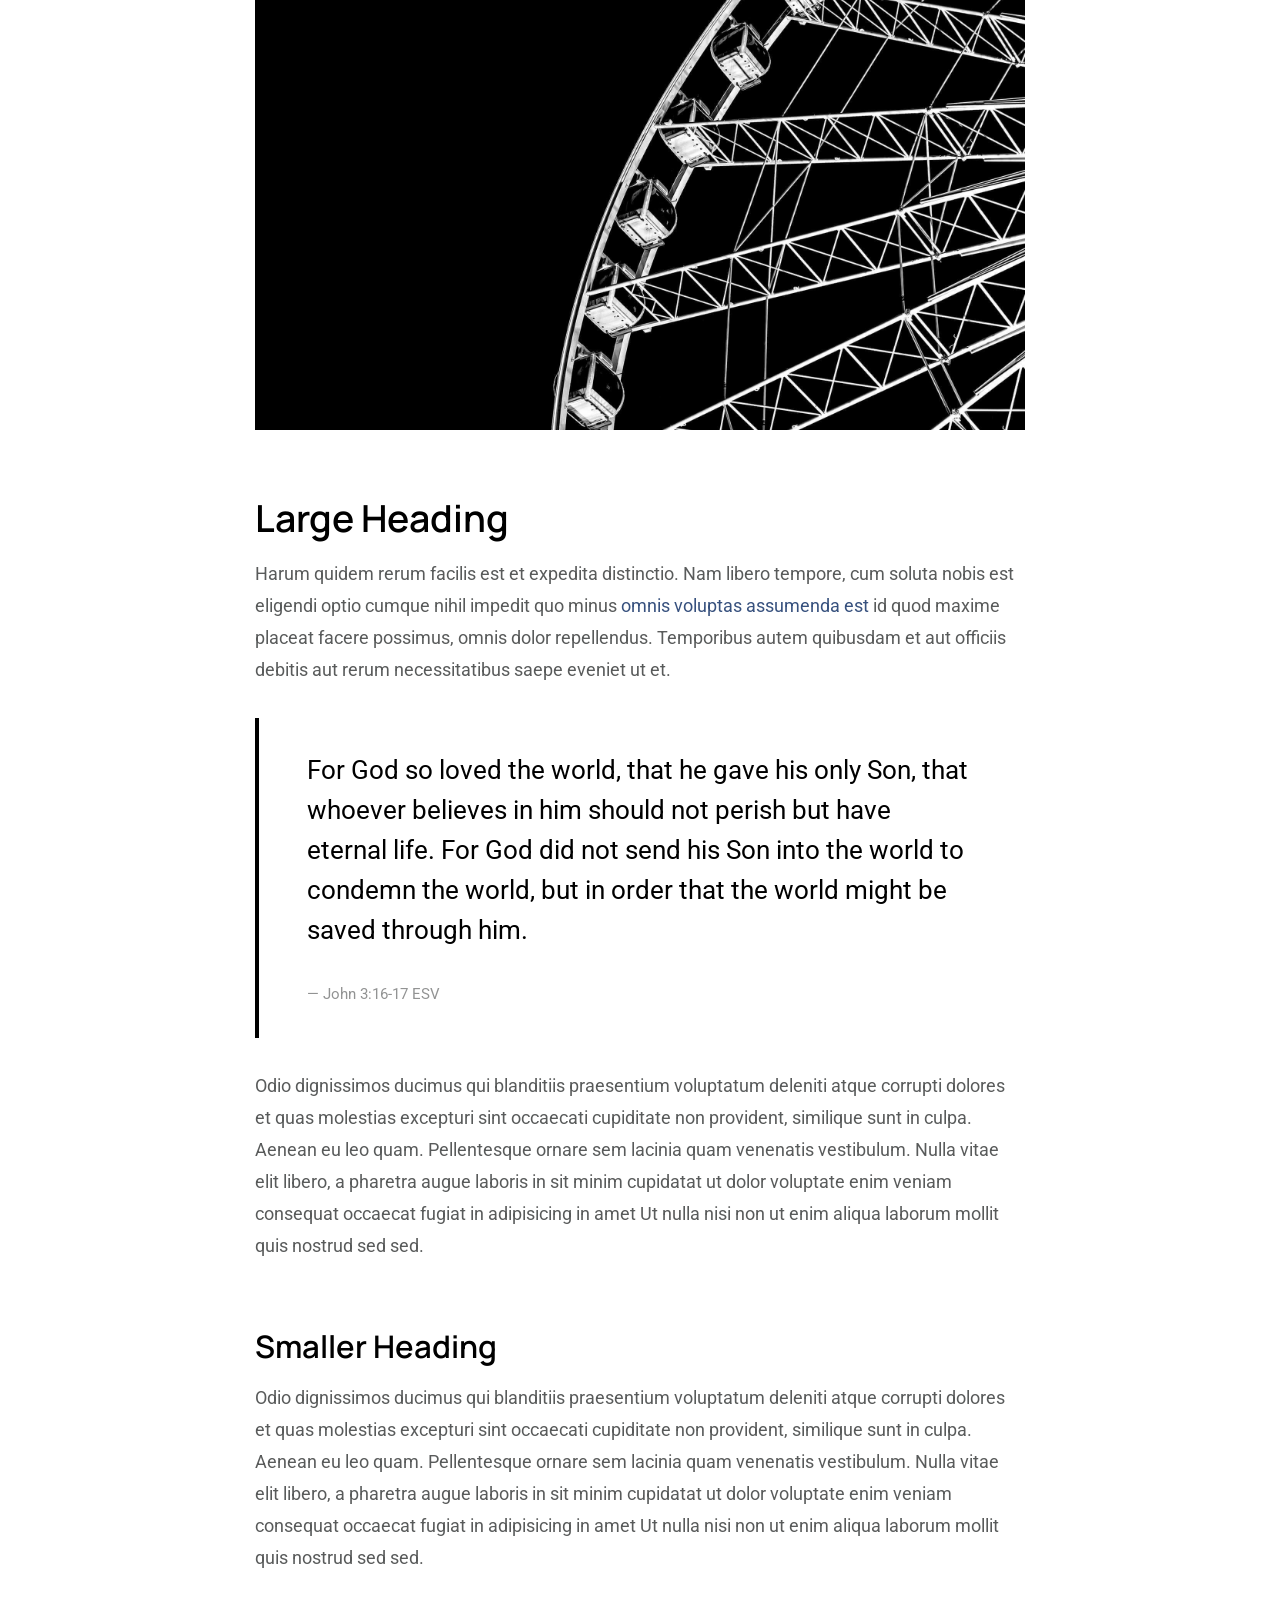
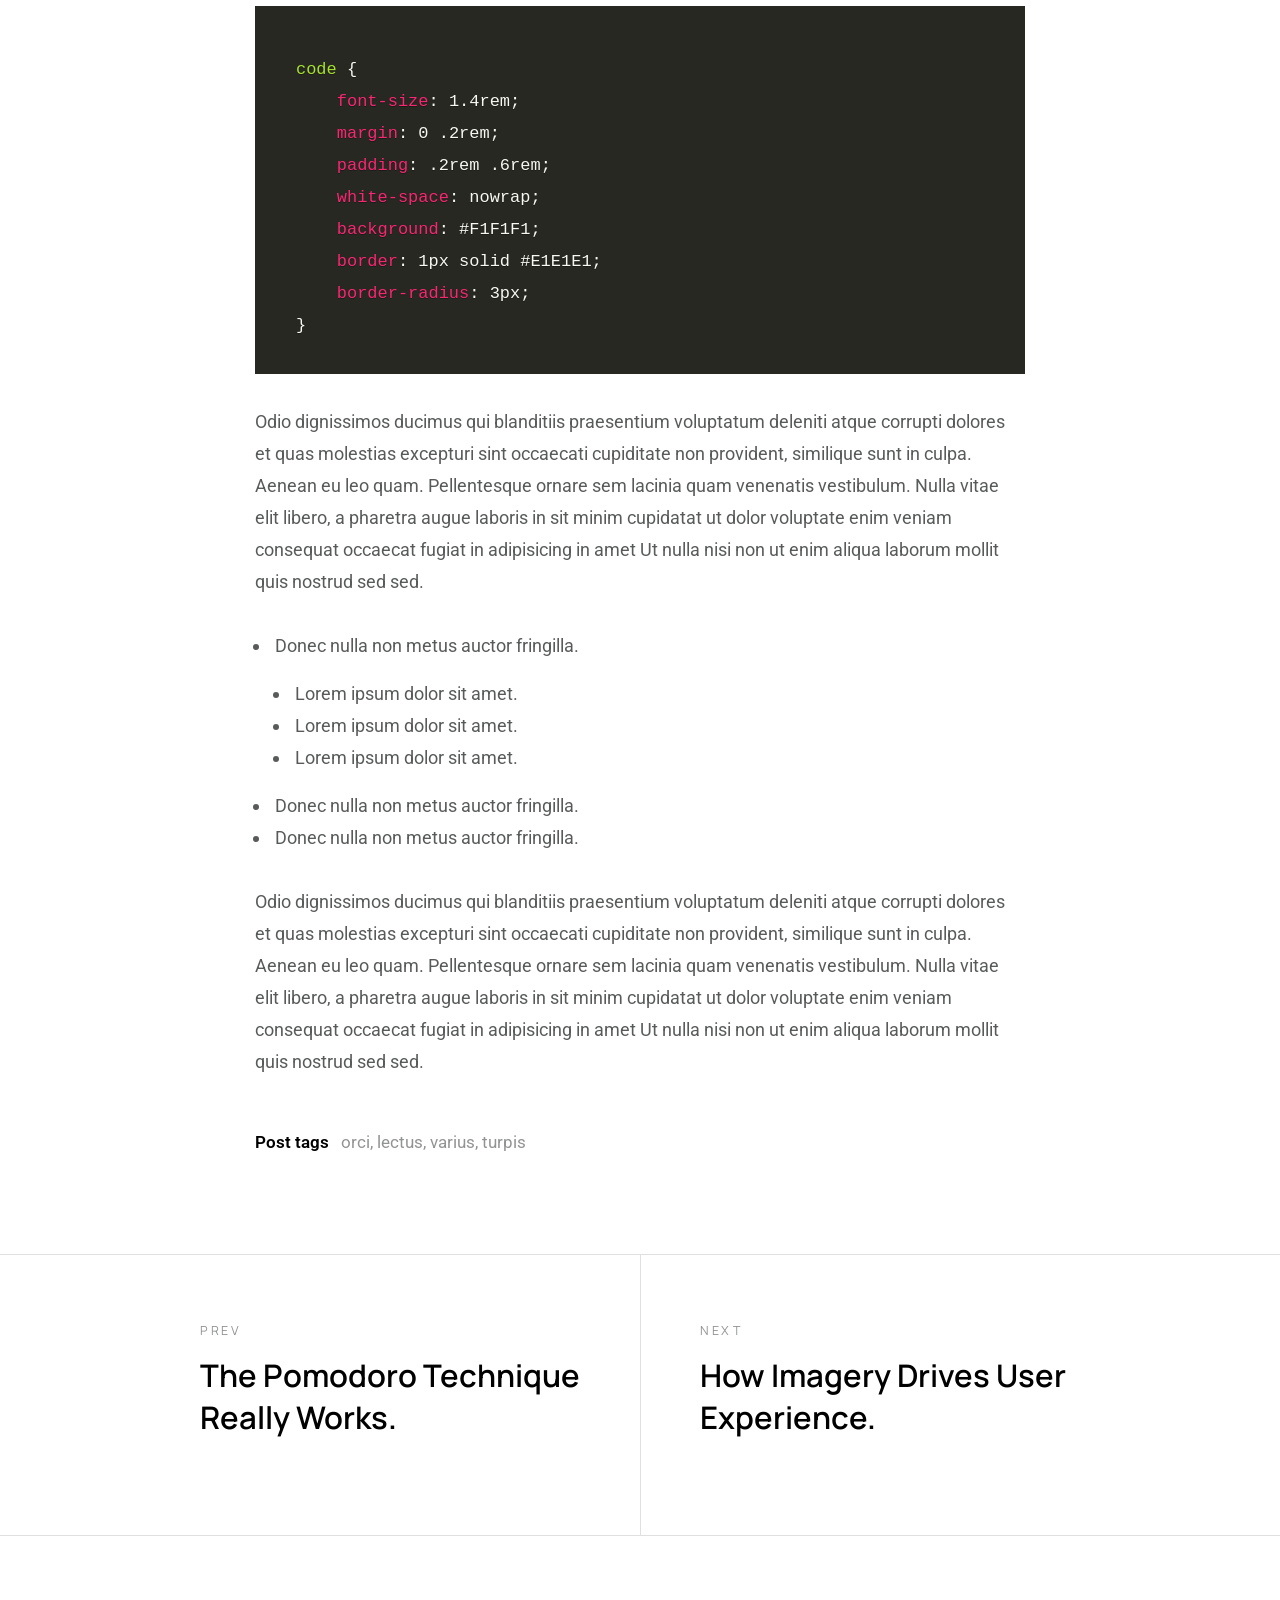
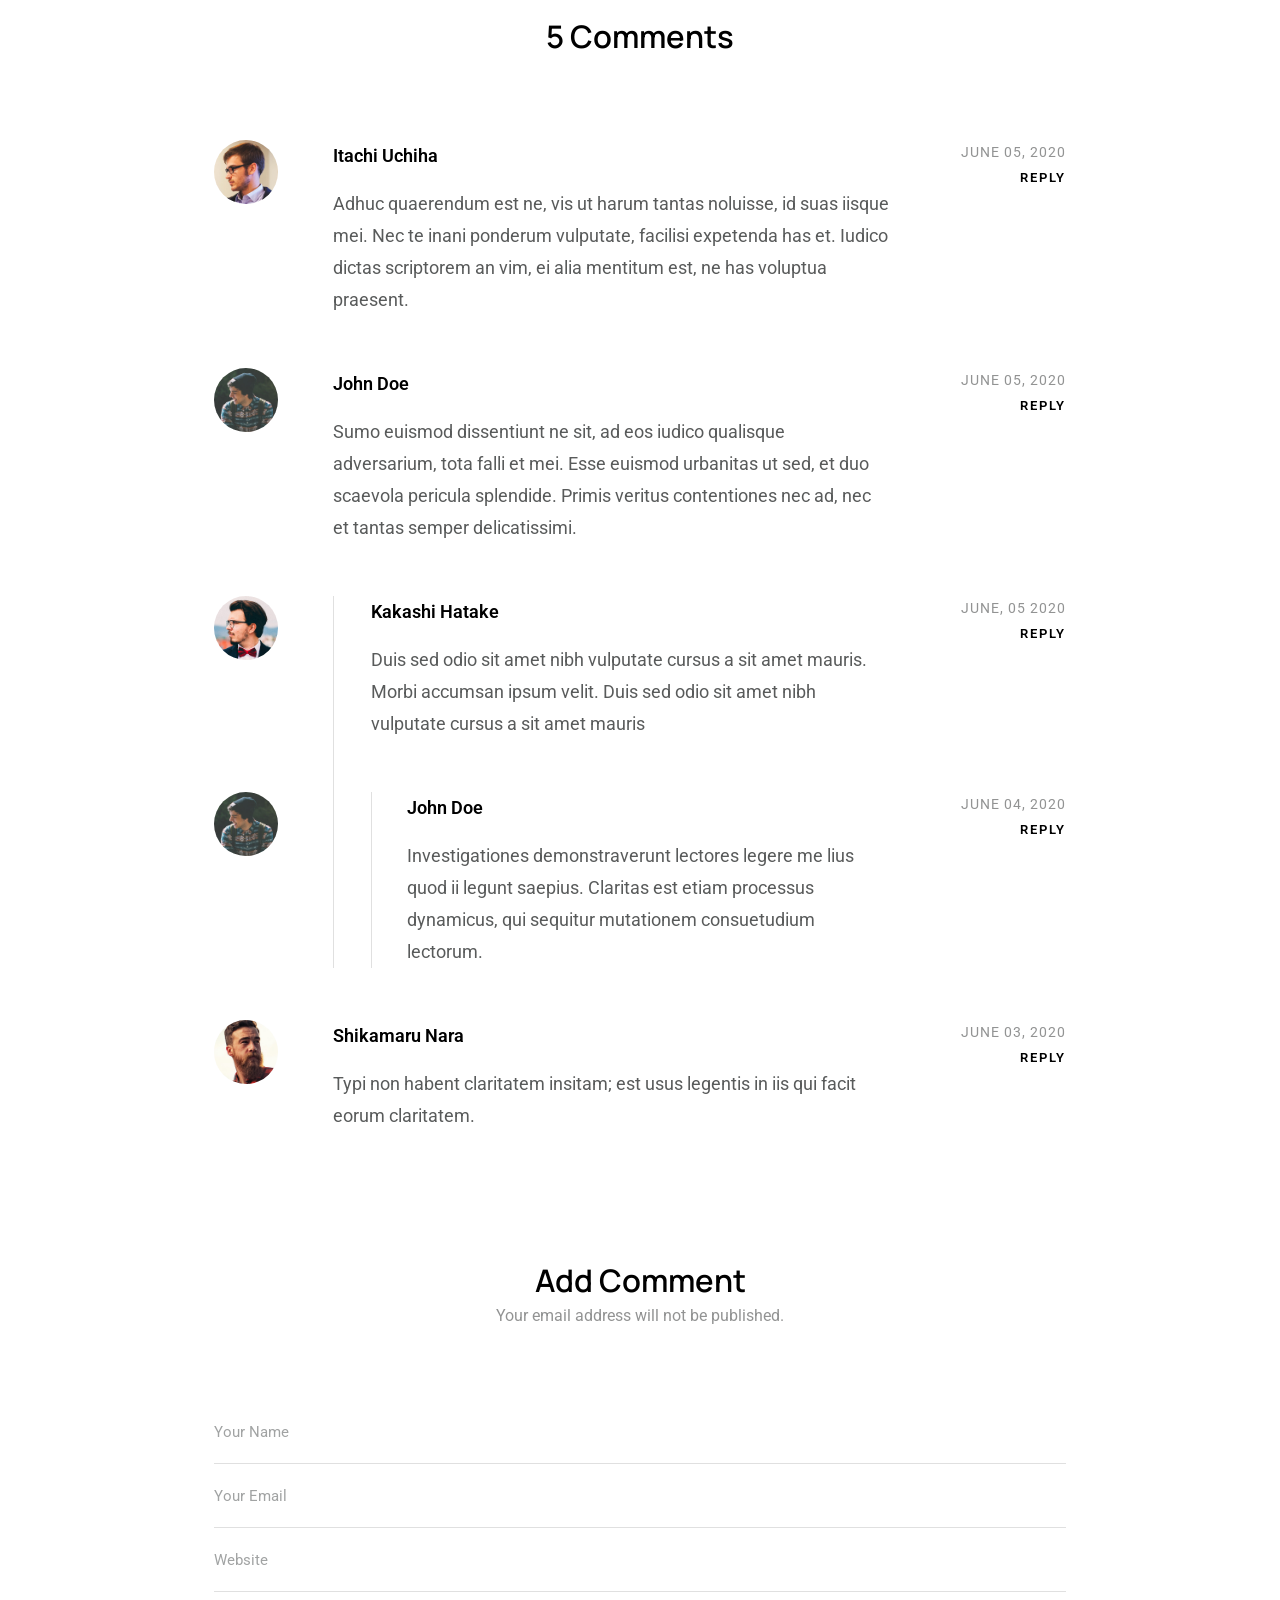
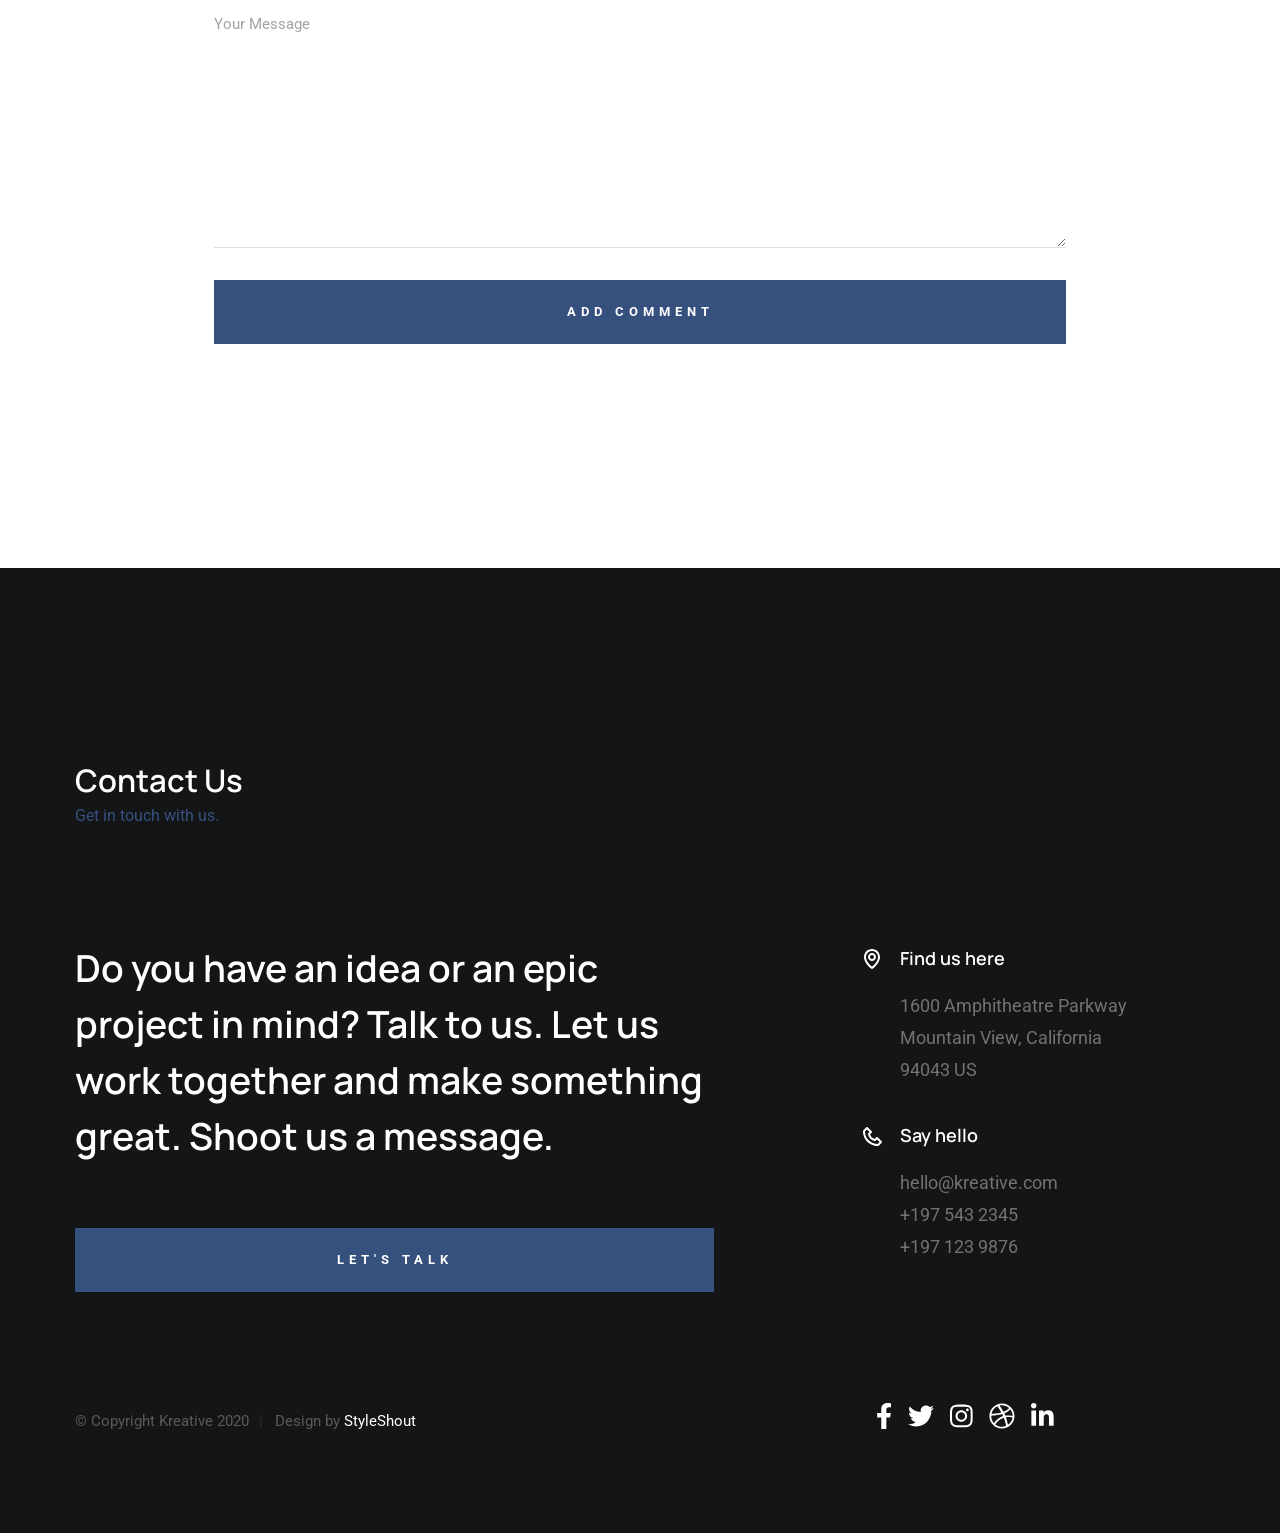
<file: blog-single.html>
<!DOCTYPE html>
<html class="no-js" lang="en">
<head>

    <!--- basic page needs
    ================================================== -->
    <meta charset="utf-8">
    <title>Blog Single - Kreative</title>
    <meta name="description" content="">
    <meta name="author" content="">

    <!-- mobile specific metas
    ================================================== -->
    <meta name="viewport" content="width=device-width, initial-scale=1">

    <!-- CSS
    ================================================== -->
    <link rel="stylesheet" href="css/styles.css">
    <link rel="stylesheet" href="css/vendor.css">

    <!-- script
    ================================================== -->
    <script src="js/modernizr.js"></script>
    <script defer src="js/fontawesome/all.min.js"></script>

    <!-- favicons
    ================================================== -->
    <link rel="apple-touch-icon" sizes="180x180" href="apple-touch-icon.png">
    <link rel="icon" type="image/png" sizes="32x32" href="favicon-32x32.png">
    <link rel="icon" type="image/png" sizes="16x16" href="favicon-16x16.png">
    <link rel="manifest" href="site.webmanifest">

</head>

<body id="top">


    <!-- preloader
    ================================================== -->
    <div id="preloader">
        <div id="loader"></div>
    </div>


    <!-- header
    ================================================== -->
    <header class="s-header s-header--blog">
        <div class="row">

            <div class="s-header__logo">
                <a href="index.html">
                    <img src="images/logo.svg" alt="Homepage">
                </a>
            </div>

            <nav class="s-header__nav">
                <ul>
                    <li><a href="index.html">Home</a></li>
                    <li class="current"><a href="blog.html">Journal</a></li>
                </ul>
            </nav>

            <a class="s-header__menu-toggle" href="#0" title="Menu">
                <span class="s-header__menu-icon"></span>
            </a>

            <div class="s-header__search-block">

                <div class="s-header__search">
                    <form role="search" method="get" class="s-header__search-form" action="#">
                        <label>
                            <span class="hide-content">Search for:</span>
                            <input type="search" class="search-field"  value="" name="s" title="Search for:" >
                        </label>
                        <input type="submit" class="search-submit" value="Search">
                    </form>
        
                    <a href="#0" title="Close Search" class="s-header__overlay-close">Close</a>
                </div>
    
                <a class="s-header__search-trigger" href="#0">
                    <svg xmlns="http://www.w3.org/2000/svg" viewBox="0 0 24 24"><path d="M10 18a7.952 7.952 0 004.897-1.688l4.396 4.396 1.414-1.414-4.396-4.396A7.952 7.952 0 0018 10c0-4.411-3.589-8-8-8s-8 3.589-8 8 3.589 8 8 8zm0-14c3.309 0 6 2.691 6 6s-2.691 6-6 6-6-2.691-6-6 2.691-6 6-6z"/></svg>
                </a>

            </div> <!-- end s-header__search-block -->

        </div> <!-- end row -->
    </header> <!-- end s-header -->


    <!-- blog content
    ================================================== -->
    <div class="blog-content">

        <div class="row blog-post-wrap">
            <div class="column large-12">

                <article class="blog-post">

                    <div class="blog-post__header">
                        <h1 class="blog-post__title">Less is More: How a Minimalist Approach Helps Us Design Better.</h1>
                        
                        <div class="blog-post__meta">

                            <div class="blog-post__date">June 05, 2020</div>
          
                            <p class="blog-post__cat">
                                <a href="category.html">Design</a>
                                <a href="category.html">Frontend</a>
                                <a href="category.html">Featured</a>
                            </p>
          
                         </div>
                    </div> <!-- blog-post__header -->

                    <div class="blog-post__thumb">
                        <img src="images/thumbs/post/minimalist-1800.jpg" 
                             srcset="images/thumbs/post/minimalist-2400.jpg 2400w, 
                                     images/thumbs/post/minimalist-1800.jpg 1800w, 
                                     images/thumbs/post/minimalist-600.jpg 600w" sizes="(max-width: 2400px) 100vw, 2400px" alt="">
                    </div>  <!-- blog-post__thumb -->

                    <div class="blog-post__content">

                       <p class="lead drop-cap">
                        Duis ex ad cupidatat tempor Excepteur cillum cupidatat 
                        fugiat nostrud cupidatat dolor sunt sint sit nisi est eu exercitation 
                        incididunt adipisicing veniam velit id fugiat enim mollit amet anim veniam dolor 
                        dolor irure velit commodo cillum sit nulla ullamco magna amet magna cupidatat qui 
                        labore cillum sit in tempor veniam consequat non. Duis ex ad cupidatat tempor Excepteur cillum cupidatat 
                        cupidatat dolor sunt sint.
                        </p>

                        <p>
                        Duis ex ad cupidatat tempor Excepteur cillum cupidatat fugiat nostrud cupidatat 
                        dolor sunt sint sit nisi est eu exercitation incididunt adipisicing veniam velit 
                        id fugiat enim mollit amet anim veniam dolor dolor irure velit commodo cillum sit 
                        nulla ullamco magna amet magna cupidatat qui labore cillum sit in tempor veniam 
                        consequat non laborum adipisicing aliqua ea nisi sint ut quis proident ullamco ut 
                        dolore culpa occaecat ut laboris in sit minim cupidatat ut dolor voluptate enim 
                        veniam consequat occaecat fugiat in adipisicing in amet Ut nulla nisi non ut enim 
                        aliqua laborum mollit quis nostrud sed sed.
                        </p>

                        <p>
                        <img src="images/wheel-1000.jpg" 
                             srcset="images/wheel-2000.jpg 2000w, 
                                     images/wheel-1000.jpg 1000w, 
                                     images/wheel-500.jpg 500w" 
                                     sizes="(max-width: 2000px) 100vw, 2000px" alt="">
                        </p>

                        <h2>Large Heading</h2>
    
                        <p>
                        Harum quidem rerum facilis est et expedita distinctio. Nam libero tempore, cum 
                        soluta nobis est eligendi optio cumque nihil impedit quo minus 
                        <a href="http://#">omnis voluptas assumenda est</a> id quod maxime placeat 
                        facere possimus, omnis dolor repellendus. Temporibus autem quibusdam et aut 
                        officiis debitis aut rerum necessitatibus saepe eveniet ut et.
                        </p>
    
                        <blockquote>
                            <p>
                            For God so loved the world, that he gave his only Son, that whoever believes in 
                            him should not perish but have eternal life. For God did not send his Son into 
                            the world to condemn the world, but in order that the world might be 
                            saved through him.
                            </p>
                            <cite>John 3:16-17 ESV</cite>
                        </blockquote>
    
                        <p>
                        Odio dignissimos ducimus qui blanditiis praesentium voluptatum deleniti atque 
                        corrupti dolores et quas molestias excepturi sint occaecati cupiditate non provident, 
                        similique sunt in culpa. Aenean eu leo quam. Pellentesque ornare sem lacinia quam 
                        venenatis vestibulum. Nulla vitae elit libero, a pharetra augue laboris in sit minim 
                        cupidatat ut dolor voluptate enim veniam consequat occaecat fugiat in adipisicing 
                        in amet Ut nulla nisi non ut enim aliqua laborum mollit quis nostrud sed sed.
                        </p>
    
                        <h3>Smaller Heading</h3>
    
                        <p>
                        Odio dignissimos ducimus qui blanditiis praesentium voluptatum deleniti atque 
                        corrupti dolores et quas molestias excepturi sint occaecati cupiditate non provident, 
                        similique sunt in culpa. Aenean eu leo quam. Pellentesque ornare sem lacinia quam 
                        venenatis vestibulum. Nulla vitae elit libero, a pharetra augue laboris in sit minim 
                        cupidatat ut dolor voluptate enim veniam consequat occaecat fugiat in adipisicing 
                        in amet Ut nulla nisi non ut enim aliqua laborum mollit quis nostrud sed sed.
                        </p>

<pre><code class="language-css">
    code {
        font-size: 1.4rem;
        margin: 0 .2rem;
        padding: .2rem .6rem;
        white-space: nowrap;
        background: #F1F1F1;
        border: 1px solid #E1E1E1;	
        border-radius: 3px;
    }
</code></pre>

                        <p>
                        Odio dignissimos ducimus qui blanditiis praesentium voluptatum deleniti atque 
                        corrupti dolores et quas molestias excepturi sint occaecati cupiditate non provident, 
                        similique sunt in culpa. Aenean eu leo quam. Pellentesque ornare sem lacinia quam 
                        venenatis vestibulum. Nulla vitae elit libero, a pharetra augue laboris in sit minim 
                        cupidatat ut dolor voluptate enim veniam consequat occaecat fugiat in adipisicing 
                        in amet Ut nulla nisi non ut enim aliqua laborum mollit quis nostrud sed sed.
                        </p>

                        <ul>
                            <li>Donec nulla non metus auctor fringilla.
                                <ul>
                                    <li>Lorem ipsum dolor sit amet.</li>
                                    <li>Lorem ipsum dolor sit amet.</li>
                                    <li>Lorem ipsum dolor sit amet.</li>
                                </ul>
                            </li>
                            <li>Donec nulla non metus auctor fringilla.</li>
                            <li>Donec nulla non metus auctor fringilla.</li>
                        </ul>

                        <p>
                        Odio dignissimos ducimus qui blanditiis praesentium voluptatum deleniti atque 
                        corrupti dolores et quas molestias excepturi sint occaecati cupiditate non provident, 
                        similique sunt in culpa. Aenean eu leo quam. Pellentesque ornare sem lacinia quam 
                        venenatis vestibulum. Nulla vitae elit libero, a pharetra augue laboris in sit minim 
                        cupidatat ut dolor voluptate enim veniam consequat occaecat fugiat in adipisicing 
                        in amet Ut nulla nisi non ut enim aliqua laborum mollit quis nostrud sed sed.
                        </p>

                        <p class="blog-post__tags">
                            <span class="blog-post__tags-title">Post tags</span>
        
                            <span class="blog-post__tag-list">
                                <a href="#0">orci</a>
                                <a href="#0">lectus</a>
                                <a href="#0">varius</a>
                                <a href="#0">turpis</a>
                            </span>
                        </p> 

                    </div> <!-- end blog-post__content -->

                </article> <!-- blog post -->

            </div> <!-- column -->
        </div> <!-- end blog-post-wrap -->

        <div class="blog-post-nav-wrap">
            <div class="row blog-post-nav">
                <div class="column large-6 tab-12 blog-post-nav__prev">
                    <a href="#0" rel="prev">
                        <span>Prev</span>
                        The Pomodoro Technique Really Works. 
                    </a>
                </div>
                <div class="column large-6 tab-12 blog-post-nav__next">
                    <a href="#0" rel="next">
                        <span>Next</span>
                        How Imagery Drives User Experience.
                    </a>
                </div>
            </div>
        </div> <!-- end blog-post-nav-wrap -->


        <!-- comments
        ================================================== -->
        <div class="comments-wrap">

            <div id="comments" class="row">
                <div class="column">

                    <h3>5 Comments</h3>

                    <!-- START commentlist -->
                    <ol class="commentlist">

                        <li class="depth-1 comment">

                            <div class="comment__avatar">
                                <img class="avatar" src="images/avatars/user-01.jpg" alt="" width="50" height="50">
                            </div>

                            <div class="comment__content">

                                <div class="comment__info">
                                    <div class="comment__author">Itachi Uchiha</div>

                                    <div class="comment__meta">
                                        <div class="comment__time">June 05, 2020</div>
                                        <div class="comment__reply">
                                            <a class="comment-reply-link" href="#0">Reply</a>
                                        </div>
                                    </div>
                                </div>

                                <div class="comment__text">
                                <p>Adhuc quaerendum est ne, vis ut harum tantas noluisse, id suas iisque mei. Nec te inani ponderum vulputate,
                                facilisi expetenda has et. Iudico dictas scriptorem an vim, ei alia mentitum est, ne has voluptua praesent.</p>
                                </div>

                            </div>

                        </li> <!-- end comment level 1 -->

                        <li class="thread-alt depth-1 comment">

                            <div class="comment__avatar">
                                <img class="avatar" src="images/avatars/user-04.jpg" alt="" width="50" height="50">
                            </div>

                            <div class="comment__content">

                                <div class="comment__info">
                                    <div class="comment__author">John Doe</div>

                                    <div class="comment__meta">
                                        <div class="comment__time">June 05, 2020</div>
                                        <div class="comment__reply">
                                            <a class="comment-reply-link" href="#0">Reply</a>
                                        </div>
                                    </div>
                                </div>

                                <div class="comment__text">
                                <p>Sumo euismod dissentiunt ne sit, ad eos iudico qualisque adversarium, tota falli et mei. Esse euismod
                                urbanitas ut sed, et duo scaevola pericula splendide. Primis veritus contentiones nec ad, nec et
                                tantas semper delicatissimi.</p>
                                </div>

                            </div>

                            <ul class="children">

                                <li class="depth-2 comment">

                                    <div class="comment__avatar">
                                        <img class="avatar" src="images/avatars/user-03.jpg" alt="" width="50" height="50">
                                    </div>

                                    <div class="comment__content">

                                        <div class="comment__info">
                                            <div class="comment__author">Kakashi Hatake</div>

                                            <div class="comment__meta">
                                                <div class="comment__time">June, 05 2020</div>
                                                <div class="comment__reply">
                                                    <a class="comment-reply-link" href="#0">Reply</a>
                                                </div>
                                            </div>
                                        </div>

                                        <div class="comment__text">
                                            <p>Duis sed odio sit amet nibh vulputate
                                            cursus a sit amet mauris. Morbi accumsan ipsum velit. Duis sed odio sit amet nibh vulputate
                                            cursus a sit amet mauris</p>
                                        </div>

                                    </div>

                                    <ul class="children">

                                        <li class="depth-3 comment">

                                            <div class="comment__avatar">
                                                <img class="avatar" src="images/avatars/user-04.jpg" alt="" width="50" height="50">
                                            </div>

                                            <div class="comment__content">

                                                <div class="comment__info">
                                                    <div class="comment__author">John Doe</div>

                                                    <div class="comment__meta">
                                                        <div class="comment__time">June 04, 2020</div>
                                                        <div class="comment__reply">
                                                            <a class="comment-reply-link" href="#0">Reply</a>
                                                        </div>
                                                    </div>
                                                </div>

                                                <div class="comment__text">
                                                <p>Investigationes demonstraverunt lectores legere me lius quod ii legunt saepius. Claritas est
                                                etiam processus dynamicus, qui sequitur mutationem consuetudium lectorum.</p>
                                                </div>

                                            </div>

                                        </li>

                                    </ul>

                                </li>

                            </ul>

                        </li> <!-- end comment level 1 -->

                        <li class="depth-1 comment">

                            <div class="comment__avatar">
                                <img class="avatar" src="images/avatars/user-02.jpg" alt="" width="50" height="50">
                            </div>

                            <div class="comment__content">

                                <div class="comment__info">
                                    <div class="comment__author">Shikamaru Nara</div>

                                    <div class="comment__meta">
                                        <div class="comment__time">June 03, 2020</div>
                                        <div class="comment__reply">
                                            <a class="comment-reply-link" href="#0">Reply</a>
                                        </div>
                                    </div>
                                </div>

                                <div class="comment__text">
                                <p>Typi non habent claritatem insitam; est usus legentis in iis qui facit eorum claritatem.</p>
                                </div>

                            </div>

                        </li>  <!-- end comment level 1 -->

                    </ol>
                    <!-- END commentlist -->

                </div> <!-- end col-full -->
            </div> <!-- end comments -->


            <div class="row comment-respond">

                <!-- START respond -->
                <div id="respond" class="column">

                    <h3>
                    Add Comment 
                    <span>Your email address will not be published.</span>
                    </h3>

                    <form name="contactForm" id="contactForm" method="post" action="" autocomplete="off">
                        <fieldset>

                            <div class="form-field">
                                <input name="cName" id="cName" class="h-full-width h-remove-bottom" placeholder="Your Name" value="" type="text">
                            </div>

                            <div class="form-field">
                                <input name="cEmail" id="cEmail" class="h-full-width h-remove-bottom" placeholder="Your Email" value="" type="text">
                            </div>

                            <div class="form-field">
                                <input name="cWebsite" id="cWebsite" class="h-full-width h-remove-bottom" placeholder="Website" value="" type="text">
                            </div>

                            <div class="message form-field">
                                <textarea name="cMessage" id="cMessage" class="h-full-width h-remove-bottom" placeholder="Your Message"></textarea>
                            </div>

                            <input name="submit" id="submit" class="btn btn--primary btn-wide btn--large h-full-width" value="Add Comment" type="submit">

                        </fieldset>
                    </form> <!-- end form -->

                </div>
                <!-- END respond-->

            </div> <!-- end comment-respond -->

        </div> <!-- end comments-wrap -->

    </div> <!-- end blog-content -->


    <!-- contact
    ================================================== -->
    <section id="contact" class="s-contact s-dark">

        <div class="row section-head">
            <div class="column large-3 medium-12">
                <h2>Contact Us</h2>
                <p class="desc">Get in touch with us.</p>
            </div>
        </div> <!-- end section-head -->

        <div class="row s-contact__content">

            <div class="column large-7 medium-12">
                <h3 class="display-1">
                    Do you have an idea or an epic project in mind? Talk to us. 
                    Let us work together and make something great. Shoot us 
                    a message.
                </h3>

                <div class="s-contact__email-us">
                    <a href="mailto:#0" class="btn btn--primary h-full-width">Let's Talk</a>
                </div>
            </div>

            <div class="column large-4 medium-12 s-contact__info-blocks">
                <div class="row">
                    <div class="column large-12 medium-6 tab-12">
                        <div class="s-contact__info-block">
                            
                            <span class="s-contact__info-block-icon">
                                <svg xmlns="http://www.w3.org/2000/svg" width="24" height="24"><path d="M12 14c2.206 0 4-1.794 4-4s-1.794-4-4-4-4 1.794-4 4 1.794 4 4 4zm0-6c1.103 0 2 .897 2 2s-.897 2-2 2-2-.897-2-2 .897-2 2-2z"/><path d="M11.42 21.814a.998.998 0 001.16 0C12.884 21.599 20.029 16.44 20 10c0-4.411-3.589-8-8-8S4 5.589 4 9.995c-.029 6.445 7.116 11.604 7.42 11.819zM12 4c3.309 0 6 2.691 6 6.005.021 4.438-4.388 8.423-6 9.73-1.611-1.308-6.021-5.294-6-9.735 0-3.309 2.691-6 6-6z"/></svg>
                            </span>
        
                            <h5>Find us here</h5>
                            <p>
                            1600 Amphitheatre Parkway <br>
                            Mountain View, California <br>
                            94043 US
                            </p>
                        </div> <!-- end s-contact__info-block -->
                    </div>

                    <div class="column large-12 medium-6 tab-12">
                        <div class="s-contact__info-block">
                            <span class="s-contact__info-block-icon">
                                <svg xmlns="http://www.w3.org/2000/svg" width="24" height="24"><path d="M17.707 12.293a.999.999 0 00-1.414 0l-1.594 1.594c-.739-.22-2.118-.72-2.992-1.594s-1.374-2.253-1.594-2.992l1.594-1.594a.999.999 0 000-1.414l-4-4a.999.999 0 00-1.414 0L3.581 5.005c-.38.38-.594.902-.586 1.435.023 1.424.4 6.37 4.298 10.268s8.844 4.274 10.269 4.298h.028c.528 0 1.027-.208 1.405-.586l2.712-2.712a.999.999 0 000-1.414l-4-4.001zm-.127 6.712c-1.248-.021-5.518-.356-8.873-3.712-3.366-3.366-3.692-7.651-3.712-8.874L7 4.414 9.586 7 8.293 8.293a1 1 0 00-.272.912c.024.115.611 2.842 2.271 4.502s4.387 2.247 4.502 2.271a.991.991 0 00.912-.271L17 14.414 19.586 17l-2.006 2.005z"/></svg>
                            </span>
        
                            <h5>Say hello</h5>
                            <p>
                            hello@kreative.com <br>
                            +197 543 2345 <br>
                            +197 123 9876
                            </p>
                        </div> <!-- end s-contact__info-block -->
                    </div>
                </div> <!-- end row -->
            </div> <!-- end s-contact__info-blocks -->

        </div> <!-- end s-contact__content -->

    </section> <!-- end s-contact -->


    <!-- footer
    ================================================== -->
    <footer class="s-footer">
        <div class="row">
            <div class="column large-4 medium-6 w-1000-stack s-footer__social-block">
                <ul class="s-footer__social">
                    <li><a href="#0"><i class="fab fa-facebook-f" aria-hidden="true"></i></a></li>
                    <li><a href="#0"><i class="fab fa-twitter" aria-hidden="true"></i></a></li>
                    <li><a href="#0"><i class="fab fa-instagram" aria-hidden="true"></i></a></li>
                    <li><a href="#0"><i class="fab fa-dribbble" aria-hidden="true"></i></a></li>
                    <li><a href="#0"><i class="fab fa-linkedin-in" aria-hidden="true"></i></a></li>
                </ul>
            </div>

            <div class="column large-7 medium-6 w-1000-stack ss-copyright">
                <span>© Copyright Kreative 2020</span> 
                <span>Design by <a href="https://www.styleshout.com/">StyleShout</a></span>
            </div>
        </div>

        <div class="ss-go-top">
            <a class="smoothscroll" title="Back to Top" href="#top">
                <svg xmlns="http://www.w3.org/2000/svg" viewBox="0 0 24 24"><path d="M6 4h12v2H6zm5 10v6h2v-6h5l-6-6-6 6z"/></svg>
            </a>
        </div> <!-- end ss-go-top -->
    </footer>


    <!-- Java Script
    ================================================== -->
    <script src="js/jquery-3.2.1.min.js"></script>
    <script src="js/plugins.js"></script>
    <script src="js/main.js"></script>

</body>

</html>
</file>
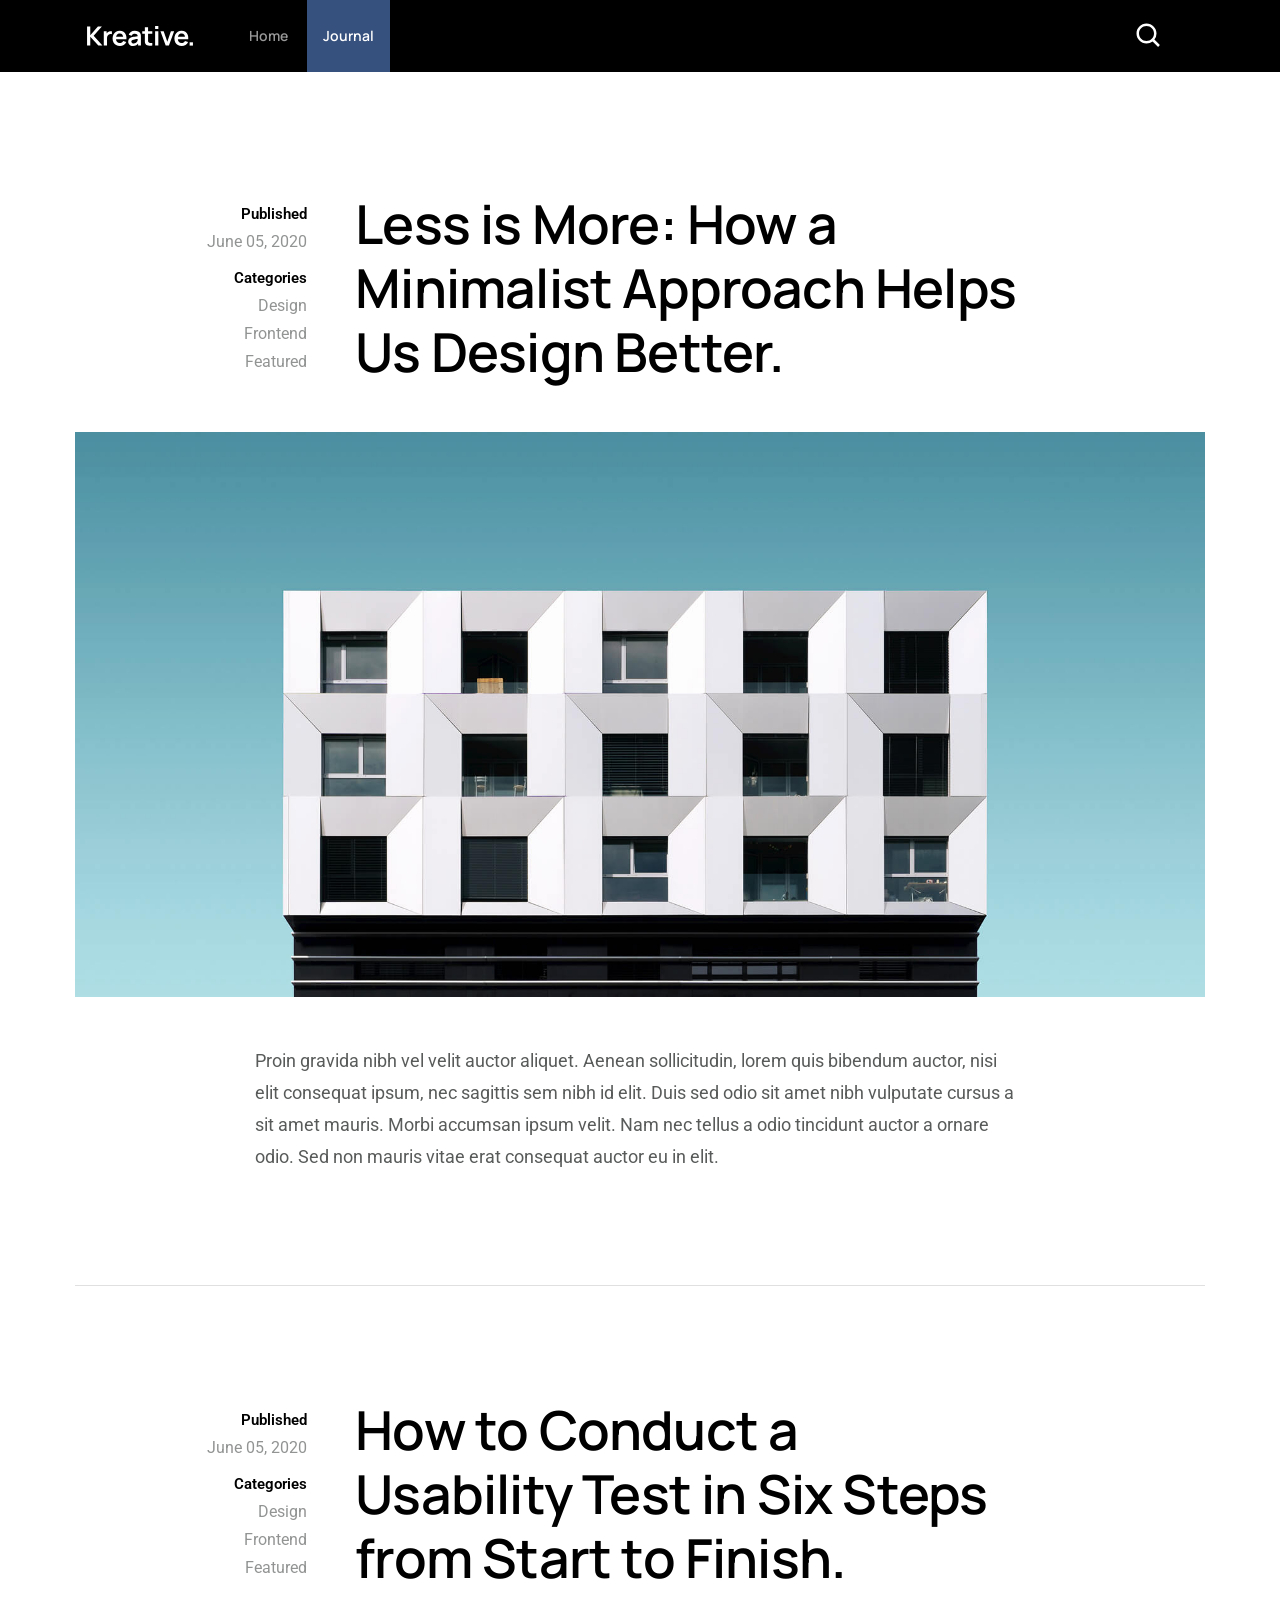
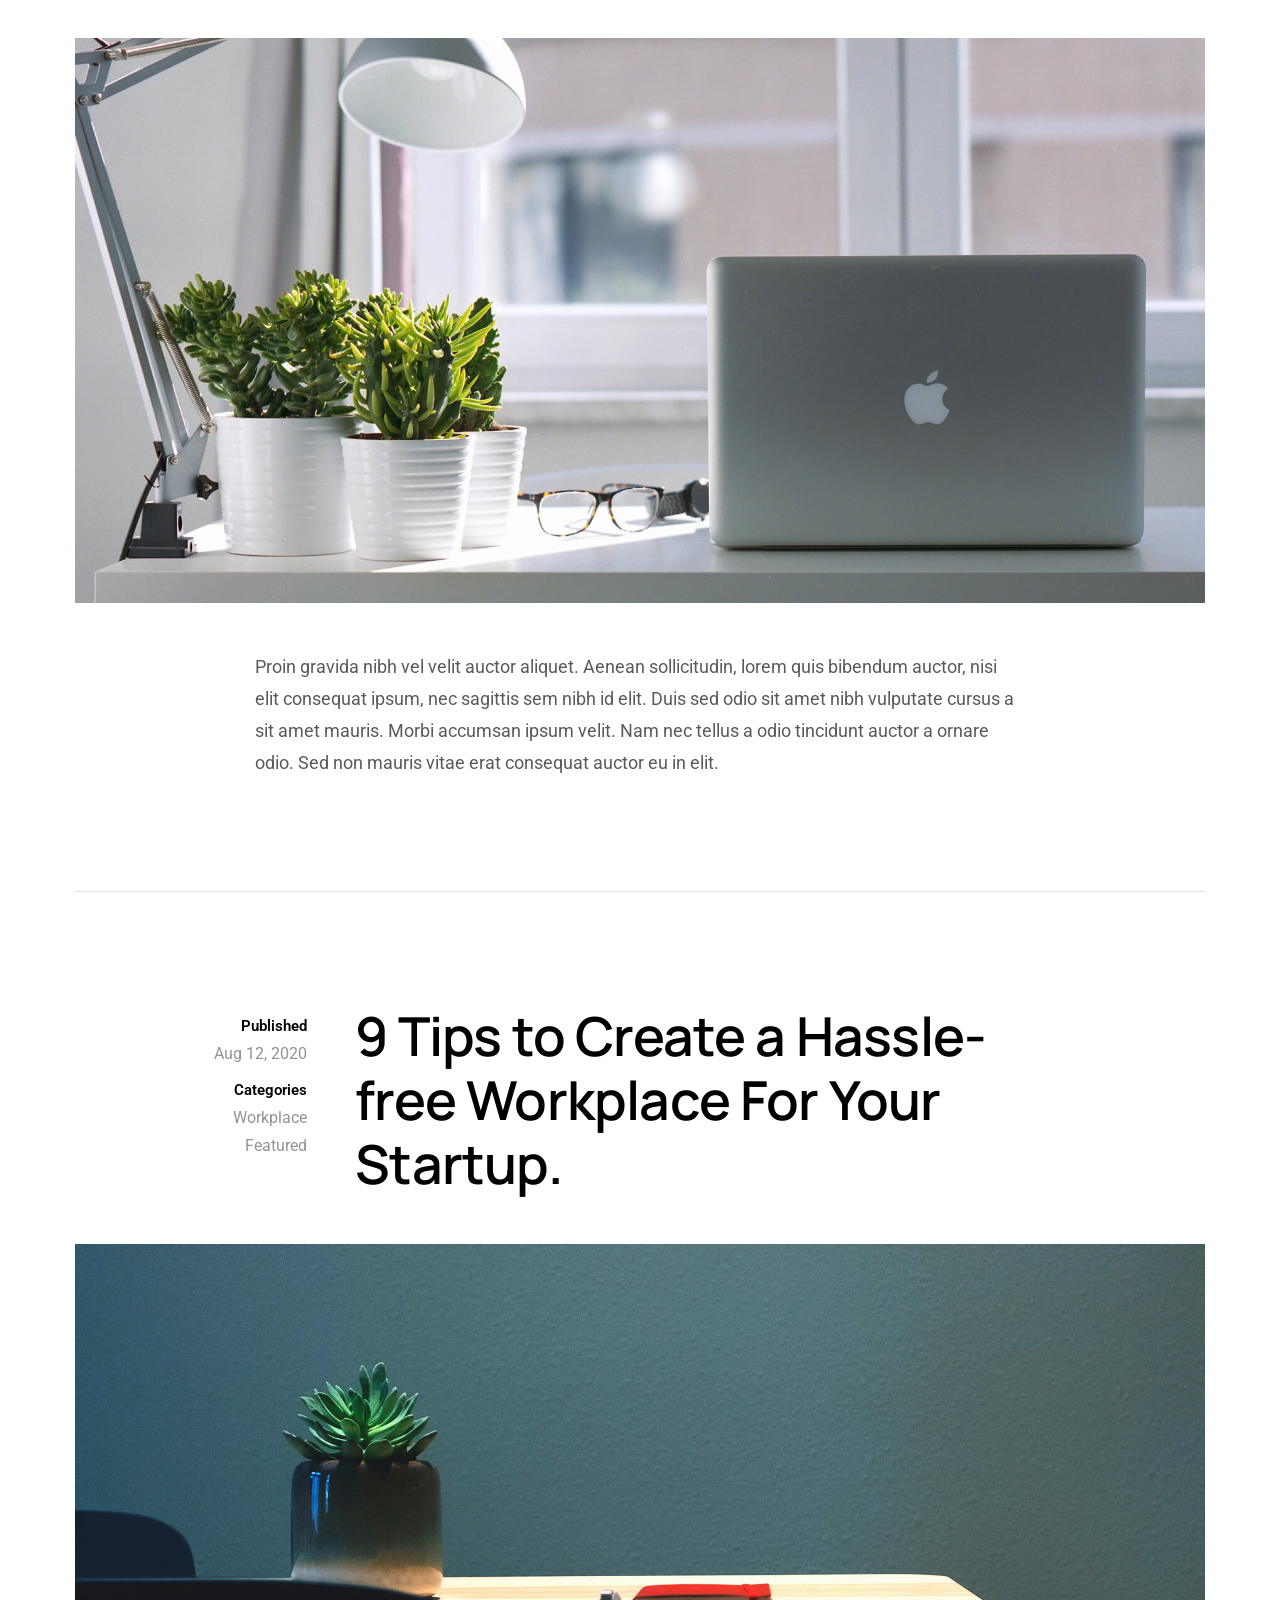
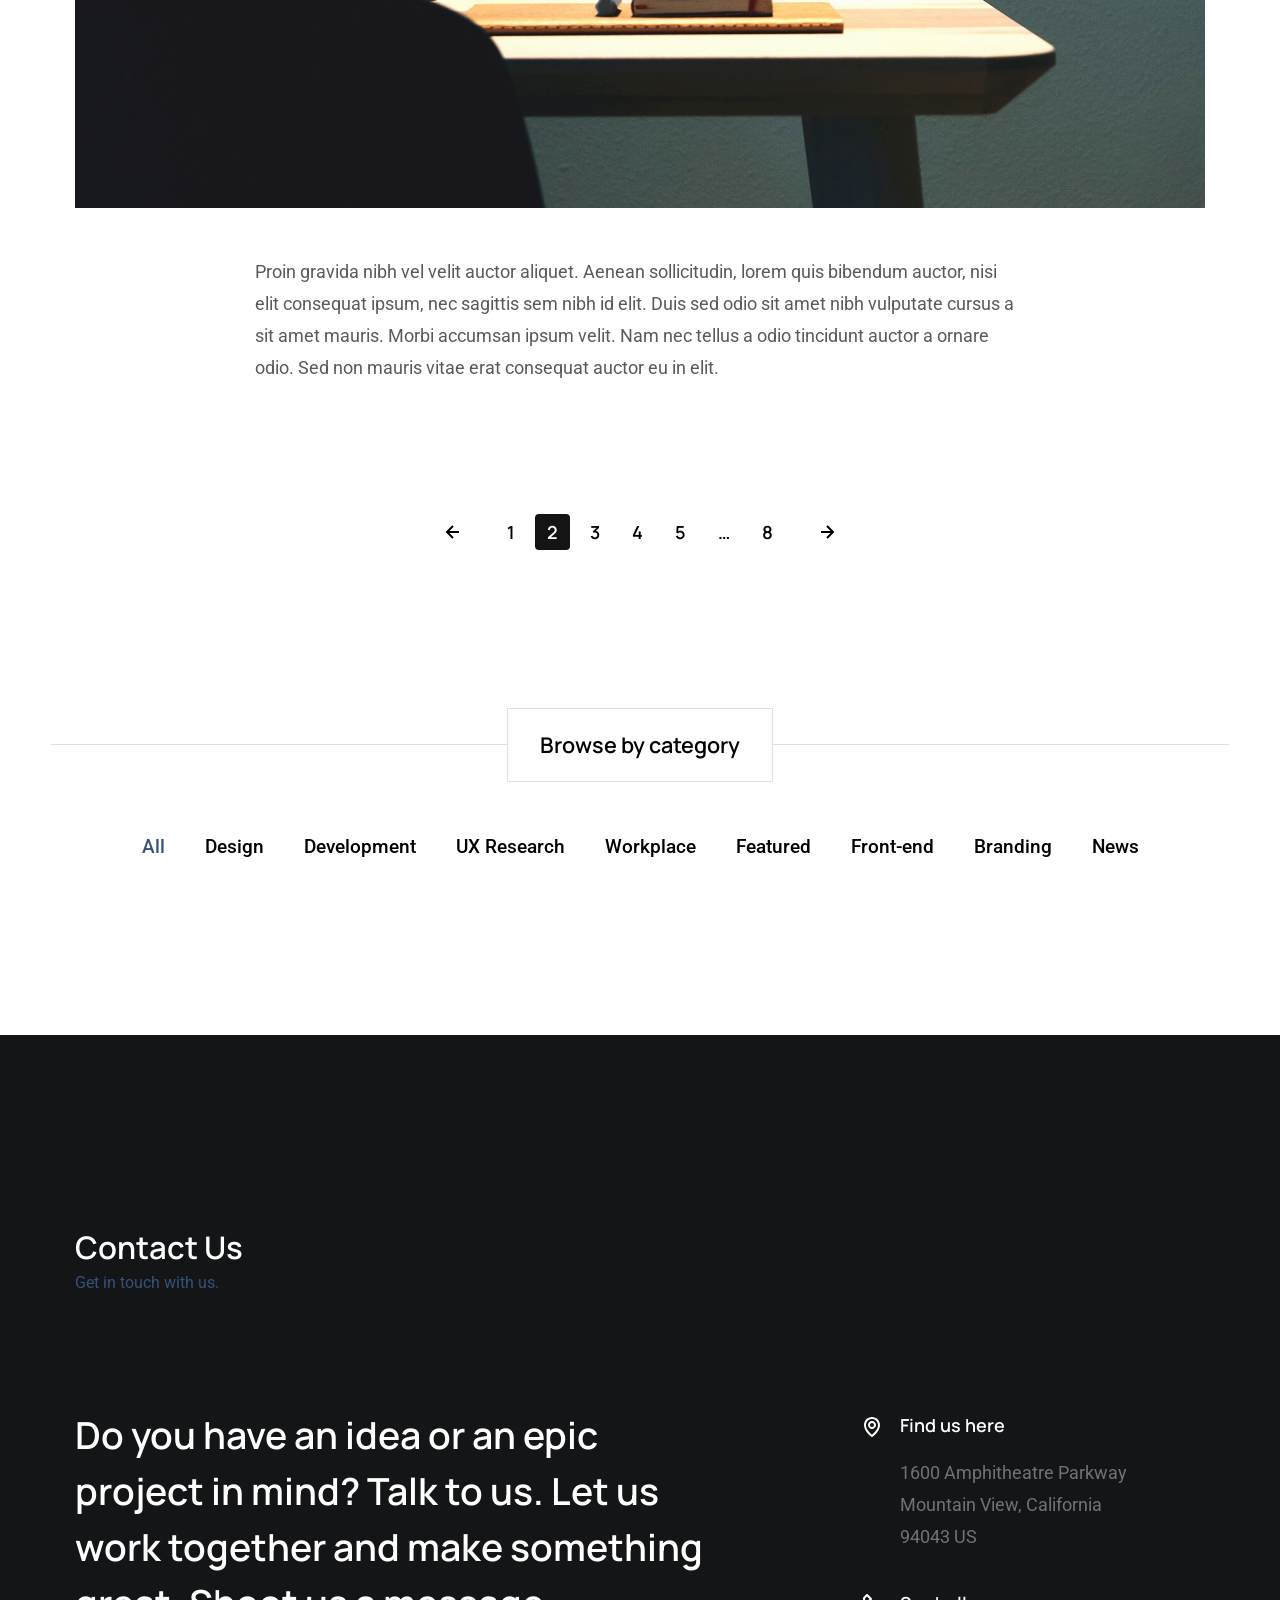
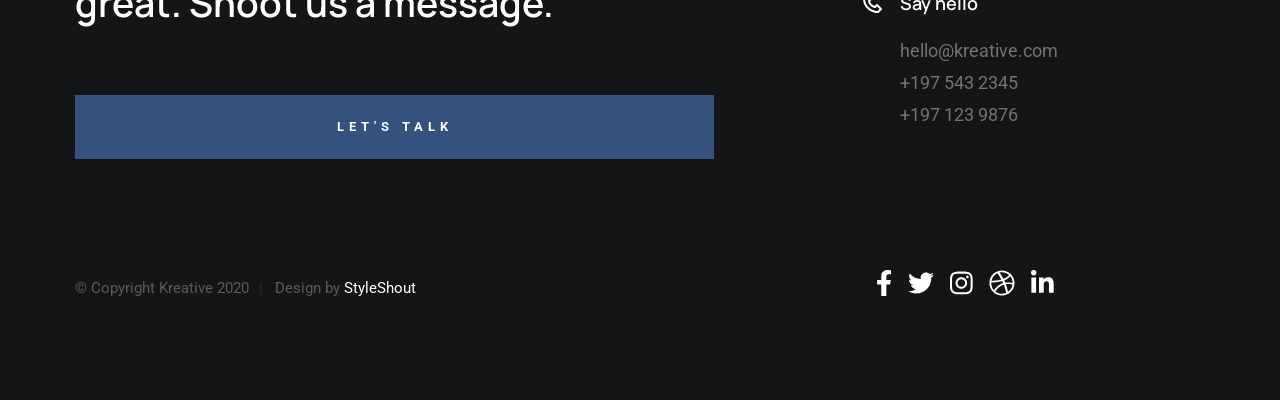
<file: blog.html>
<!DOCTYPE html>
<html class="no-js" lang="en">
<head>

    <!--- basic page needs
    ================================================== -->
    <meta charset="utf-8">
    <title>Blog - Kreative</title>
    <meta name="description" content="">
    <meta name="author" content="">

    <!-- mobile specific metas
    ================================================== -->
    <meta name="viewport" content="width=device-width, initial-scale=1">

    <!-- CSS
    ================================================== -->
    <link rel="stylesheet" href="css/styles.css">
    <link rel="stylesheet" href="css/vendor.css">

    <!-- script
    ================================================== -->
    <script src="js/modernizr.js"></script>
    <script defer src="js/fontawesome/all.min.js"></script>

    <!-- favicons
    ================================================== -->
    <link rel="apple-touch-icon" sizes="180x180" href="apple-touch-icon.png">
    <link rel="icon" type="image/png" sizes="32x32" href="favicon-32x32.png">
    <link rel="icon" type="image/png" sizes="16x16" href="favicon-16x16.png">
    <link rel="manifest" href="site.webmanifest">

</head>

<body id="top">


    <!-- preloader
    ================================================== -->
    <div id="preloader">
        <div id="loader"></div>
    </div>


    <!-- header
    ================================================== -->
    <header class="s-header s-header--blog">
        <div class="row">

            <div class="s-header__logo">
                <a href="index.html">
                    <img src="images/logo.svg" alt="Homepage">
                </a>
            </div>

            <nav class="s-header__nav">
                <ul>
                    <li><a href="index.html">Home</a></li>
                    <li class="current"><a href="blog.html">Journal</a></li>
                </ul>
            </nav>

            <a class="s-header__menu-toggle" href="#0" title="Menu">
                <span class="s-header__menu-icon"></span>
            </a>

            <div class="s-header__search-block">

                <div class="s-header__search">
                    <form role="search" method="get" class="s-header__search-form" action="#">
                        <label>
                            <span class="hide-content">Search for:</span>
                            <input type="search" class="search-field"  value="" name="s" title="Search for:" >
                        </label>
                        <input type="submit" class="search-submit" value="Search">
                    </form>
        
                    <a href="#0" title="Close Search" class="s-header__overlay-close">Close</a>
                </div>
    
                <a class="s-header__search-trigger" href="#0">
                    <svg xmlns="http://www.w3.org/2000/svg" viewBox="0 0 24 24"><path d="M10 18a7.952 7.952 0 004.897-1.688l4.396 4.396 1.414-1.414-4.396-4.396A7.952 7.952 0 0018 10c0-4.411-3.589-8-8-8s-8 3.589-8 8 3.589 8 8 8zm0-14c3.309 0 6 2.691 6 6s-2.691 6-6 6-6-2.691-6-6 2.691-6 6-6z"/></svg>
                </a>

            </div> <!-- end s-header__search-block -->

        </div> <!-- end row -->
    </header> <!-- end s-header -->


    <!-- blog content
    ================================================== -->
    <section class="blog-content">

        <div class="row">
            <div class="column large-12">

                <div class="blog-post-listing">
                    
                    <article class="blog-post">

                        <div class="blog-post__header">
                            <h1 class="blog-post__title">
                                <a href="blog-single.html" title="">
                                Less is More: How a Minimalist Approach Helps Us Design Better. 
                                </a>
                            </h1>
                            
                            <div class="blog-post__meta">

                                <div class="blog-post__date">June 05, 2020</div>
              
                                <p class="blog-post__cat">
                                   <a href="category.html">Design</a>
                                   <a href="category.html">Frontend</a>
                                   <a href="category.html">Featured</a>
                                </p>
              
                             </div>
                        </div> <!-- blog-post__header -->

                        <a href="blog-single.html" class="blog-post__thumb">
                            <img src="images/thumbs/post/minimalist-1800.jpg" 
                                 srcset="images/thumbs/post/minimalist-2400.jpg 2400w, 
                                         images/thumbs/post/minimalist-1800.jpg 1800w, 
                                         images/thumbs/post/minimalist-600.jpg 600w" sizes="(max-width: 2400px) 100vw, 2400px" alt="">
                        </a> <!-- blog-post__thumb -->

                        <div class="blog-post__content">

                           <p class="blog-post__excerpt">
                            Proin gravida nibh vel velit auctor aliquet. Aenean sollicitudin, 
                            lorem quis bibendum auctor, nisi elit consequat ipsum, nec sagittis 
                            sem nibh id elit. Duis sed odio sit amet nibh vulputate cursus a sit 
                            amet mauris. Morbi accumsan ipsum velit. Nam nec tellus a odio 
                            tincidunt auctor a ornare odio. Sed non mauris vitae erat consequat 
                            auctor eu in elit.
                           </p>

                        </div> <!-- blog-post__content -->

                    </article> <!-- blog post -->


                    <article class="blog-post">

                        <div class="blog-post__header">
                            <h1 class="blog-post__title">
                                <a href="blog-single.html" title="">
                                How to Conduct a Usability Test in Six Steps from Start to Finish. 
                                </a>
                            </h1>
                            
                            <div class="blog-post__meta">

                                <div class="blog-post__date">June 05, 2020</div>
              
                                <p class="blog-post__cat">
                                    <a href="category.html">Design</a>
                                    <a href="category.html">Frontend</a>
                                    <a href="category.html">Featured</a>
                                </p>
              
                             </div>
                        </div> <!-- blog-post__header -->

                        <a href="blog-single.html" class="blog-post__thumb">
                            <img src="images/thumbs/post/usability-1800.jpg" 
                                 srcset="images/thumbs/post/usability-2400.jpg 2400w, 
                                         images/thumbs/post/usability-1800.jpg 1800w, 
                                         images/thumbs/post/usability-600.jpg 600w" sizes="(max-width: 2400px) 100vw, 2400px" alt="">
                        </a> <!-- blog-post__thumb -->

                        <div class="blog-post__content">

                           <p class="blog-post__excerpt">
                            Proin gravida nibh vel velit auctor aliquet. Aenean sollicitudin, 
                            lorem quis bibendum auctor, nisi elit consequat ipsum, nec sagittis 
                            sem nibh id elit. Duis sed odio sit amet nibh vulputate cursus a sit 
                            amet mauris. Morbi accumsan ipsum velit. Nam nec tellus a odio 
                            tincidunt auctor a ornare odio. Sed non mauris vitae erat consequat 
                            auctor eu in elit.
                           </p>

                        </div> <!-- blog-post__content -->

                    </article> <!-- blog post -->


                    <article class="blog-post">

                        <div class="blog-post__header">
                            <h1 class="blog-post__title">
                                <a href="blog-single.html" title="">
                                    9 Tips to Create a Hassle-free Workplace For Your Startup.
                                </a>
                            </h1>
                            
                            <div class="blog-post__meta">

                                <div class="blog-post__date">Aug 12, 2020</div>
              
                                <p class="blog-post__cat">
                                   <a href="category.html">Workplace</a>
                                   <a href="category.html">Featured</a>
                                </p>
              
                             </div>
                        </div> <!-- blog-post__header -->

                        <a href="" class="blog-post__thumb">
                            <img src="images/thumbs/post/startup-1800.jpg" 
                                 srcset="images/thumbs/post/startup-2400.jpg 2400w, 
                                         images/thumbs/post/startup-1800.jpg 1800w, 
                                         images/thumbs/post/startup-600.jpg 600w" sizes="(max-width: 2400px) 100vw, 2400px" alt="">
                        </a> <!-- blog-post__thumb -->

                        <div class="blog-post__content">

                           <p class="blog-post__excerpt">
                            Proin gravida nibh vel velit auctor aliquet. Aenean sollicitudin, 
                            lorem quis bibendum auctor, nisi elit consequat ipsum, nec sagittis 
                            sem nibh id elit. Duis sed odio sit amet nibh vulputate cursus a sit 
                            amet mauris. Morbi accumsan ipsum velit. Nam nec tellus a odio 
                            tincidunt auctor a ornare odio. Sed non mauris vitae erat consequat 
                            auctor eu in elit.
                           </p>

                        </div> <!-- blog-post__content -->

                    </article> <!-- blog post -->

                </div> <!-- end blog-post-listing -->

                <div class="row pagination-wrap">
                    <div class="column">
                        <nav class="pgn aos-init aos-animate" data-aos="fade-up">
                            <ul>
                                <li>
                                    <a class="pgn__prev" href="#0">
                                        <svg xmlns="http://www.w3.org/2000/svg" width="24" height="24" viewBox="0 0 24 24"><path d="M12.707 17.293L8.414 13H18v-2H8.414l4.293-4.293-1.414-1.414L4.586 12l6.707 6.707z"/></svg>
                                    </a>
                                </li>
                                <li><a class="pgn__num" href="#0">1</a></li>
                                <li><span class="pgn__num current">2</span></li>
                                <li><a class="pgn__num" href="#0">3</a></li>
                                <li><a class="pgn__num" href="#0">4</a></li>
                                <li><a class="pgn__num" href="#0">5</a></li>
                                <li><span class="pgn__num dots">…</span></li>
                                <li><a class="pgn__num" href="#0">8</a></li>
                                <li>
                                    <a class="pgn__next" href="#0">
                                        <svg xmlns="http://www.w3.org/2000/svg" width="24" height="24" viewBox="0 0 24 24"><path d="M11.293 17.293l1.414 1.414L19.414 12l-6.707-6.707-1.414 1.414L15.586 11H6v2h9.586z"/></svg>
                                    </a>
                                </li>
                            </ul>
                        </nav>
                    </div>
                </div>  <!-- end pagination-wrap -->

            </div> <!-- column -->
        </div> <!-- row -->

    </section> <!-- end blog-content -->


    <!-- category block
    ================================================== -->
    <section class="category-block">
        <div class="row">
            <div class="column">
                <h3>Browse by category</h3>
                
                <ul class="category-list">
                    <li class="current"><a href="blog.html">All</a></li>
                    <li><a href="category.html">Design</a></li>
                    <li><a href="category.html">Development</a></li>
                    <li><a href="category.html">UX Research</a></li>
                    <li><a href="category.html">Workplace</a></li>
                    <li><a href="category.html">Featured</a></li>
                    <li><a href="category.html">Front-end</a></li>
                    <li><a href="category.html">Branding</a></li>
                    <li><a href="category.html">News</a></li>
                </ul>
            </div>
        </div>
    </section> <!-- end category-block -->


    <!-- contact
    ================================================== -->
    <section id="contact" class="s-contact s-dark">

        <div class="row section-head">
            <div class="column large-3 medium-12">
                <h2>Contact Us</h2>
                <p class="desc">Get in touch with us.</p>
            </div>
        </div> <!-- end section-head -->

        <div class="row s-contact__content">

            <div class="column large-7 medium-12">
                <h3 class="display-1">
                    Do you have an idea or an epic project in mind? Talk to us. 
                    Let us work together and make something great. Shoot us 
                    a message.
                </h3>

                <div class="s-contact__email-us">
                    <a href="mailto:#0" class="btn btn--primary h-full-width">Let's Talk</a>
                </div>
            </div>

            <div class="column large-4 medium-12 s-contact__info-blocks">
                <div class="row">
                    <div class="column large-12 medium-6 tab-12">
                        <div class="s-contact__info-block">
                            
                            <span class="s-contact__info-block-icon">
                                <svg xmlns="http://www.w3.org/2000/svg" width="24" height="24"><path d="M12 14c2.206 0 4-1.794 4-4s-1.794-4-4-4-4 1.794-4 4 1.794 4 4 4zm0-6c1.103 0 2 .897 2 2s-.897 2-2 2-2-.897-2-2 .897-2 2-2z"/><path d="M11.42 21.814a.998.998 0 001.16 0C12.884 21.599 20.029 16.44 20 10c0-4.411-3.589-8-8-8S4 5.589 4 9.995c-.029 6.445 7.116 11.604 7.42 11.819zM12 4c3.309 0 6 2.691 6 6.005.021 4.438-4.388 8.423-6 9.73-1.611-1.308-6.021-5.294-6-9.735 0-3.309 2.691-6 6-6z"/></svg>
                            </span>
        
                            <h5>Find us here</h5>
                            <p>
                            1600 Amphitheatre Parkway <br>
                            Mountain View, California <br>
                            94043 US
                            </p>
                        </div> <!-- end s-contact__info-block -->
                    </div>

                    <div class="column large-12 medium-6 tab-12">
                        <div class="s-contact__info-block">
                            <span class="s-contact__info-block-icon">
                                <svg xmlns="http://www.w3.org/2000/svg" width="24" height="24"><path d="M17.707 12.293a.999.999 0 00-1.414 0l-1.594 1.594c-.739-.22-2.118-.72-2.992-1.594s-1.374-2.253-1.594-2.992l1.594-1.594a.999.999 0 000-1.414l-4-4a.999.999 0 00-1.414 0L3.581 5.005c-.38.38-.594.902-.586 1.435.023 1.424.4 6.37 4.298 10.268s8.844 4.274 10.269 4.298h.028c.528 0 1.027-.208 1.405-.586l2.712-2.712a.999.999 0 000-1.414l-4-4.001zm-.127 6.712c-1.248-.021-5.518-.356-8.873-3.712-3.366-3.366-3.692-7.651-3.712-8.874L7 4.414 9.586 7 8.293 8.293a1 1 0 00-.272.912c.024.115.611 2.842 2.271 4.502s4.387 2.247 4.502 2.271a.991.991 0 00.912-.271L17 14.414 19.586 17l-2.006 2.005z"/></svg>
                            </span>
        
                            <h5>Say hello</h5>
                            <p>
                            hello@kreative.com <br>
                            +197 543 2345 <br>
                            +197 123 9876
                            </p>
                        </div> <!-- end s-contact__info-block -->
                    </div>
                </div> <!-- end row -->
            </div> <!-- end s-contact__info-blocks -->

        </div> <!-- end s-contact__content -->

    </section> <!-- end s-contact -->


    <!-- footer
    ================================================== -->
    <footer class="s-footer">
        <div class="row">
            <div class="column large-4 medium-6 w-1000-stack s-footer__social-block">
                <ul class="s-footer__social">
                    <li><a href="#0"><i class="fab fa-facebook-f" aria-hidden="true"></i></a></li>
                    <li><a href="#0"><i class="fab fa-twitter" aria-hidden="true"></i></a></li>
                    <li><a href="#0"><i class="fab fa-instagram" aria-hidden="true"></i></a></li>
                    <li><a href="#0"><i class="fab fa-dribbble" aria-hidden="true"></i></a></li>
                    <li><a href="#0"><i class="fab fa-linkedin-in" aria-hidden="true"></i></a></li>
                </ul>
            </div>

            <div class="column large-7 medium-6 w-1000-stack ss-copyright">
                <span>© Copyright Kreative 2020</span> 
                <span>Design by <a href="https://www.styleshout.com/">StyleShout</a></span>
            </div>
        </div>

        <div class="ss-go-top">
            <a class="smoothscroll" title="Back to Top" href="#top">
                <svg xmlns="http://www.w3.org/2000/svg" viewBox="0 0 24 24"><path d="M6 4h12v2H6zm5 10v6h2v-6h5l-6-6-6 6z"/></svg>
            </a>
        </div> <!-- end ss-go-top -->
    </footer>


    <!-- Java Script
    ================================================== -->
    <script src="js/jquery-3.2.1.min.js"></script>
    <script src="js/plugins.js"></script>
    <script src="js/main.js"></script>

</body>

</html>
</file>
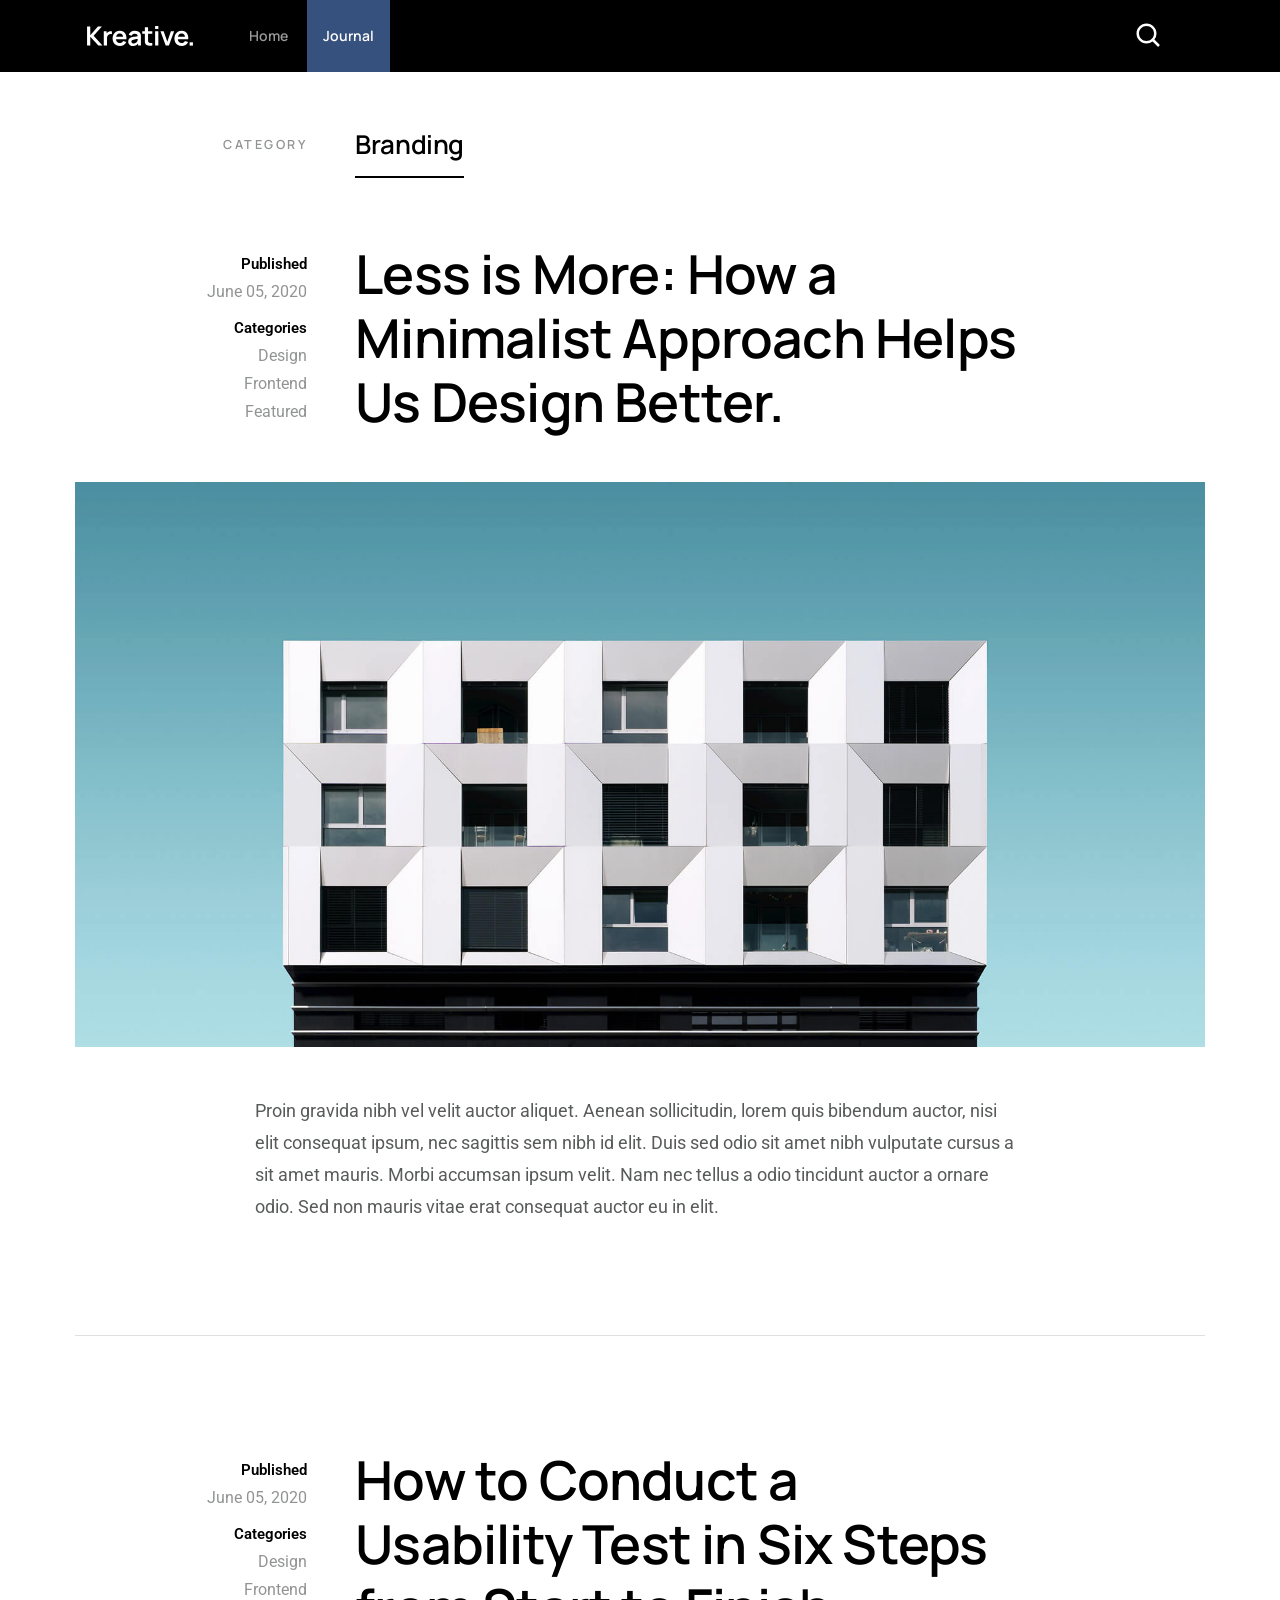
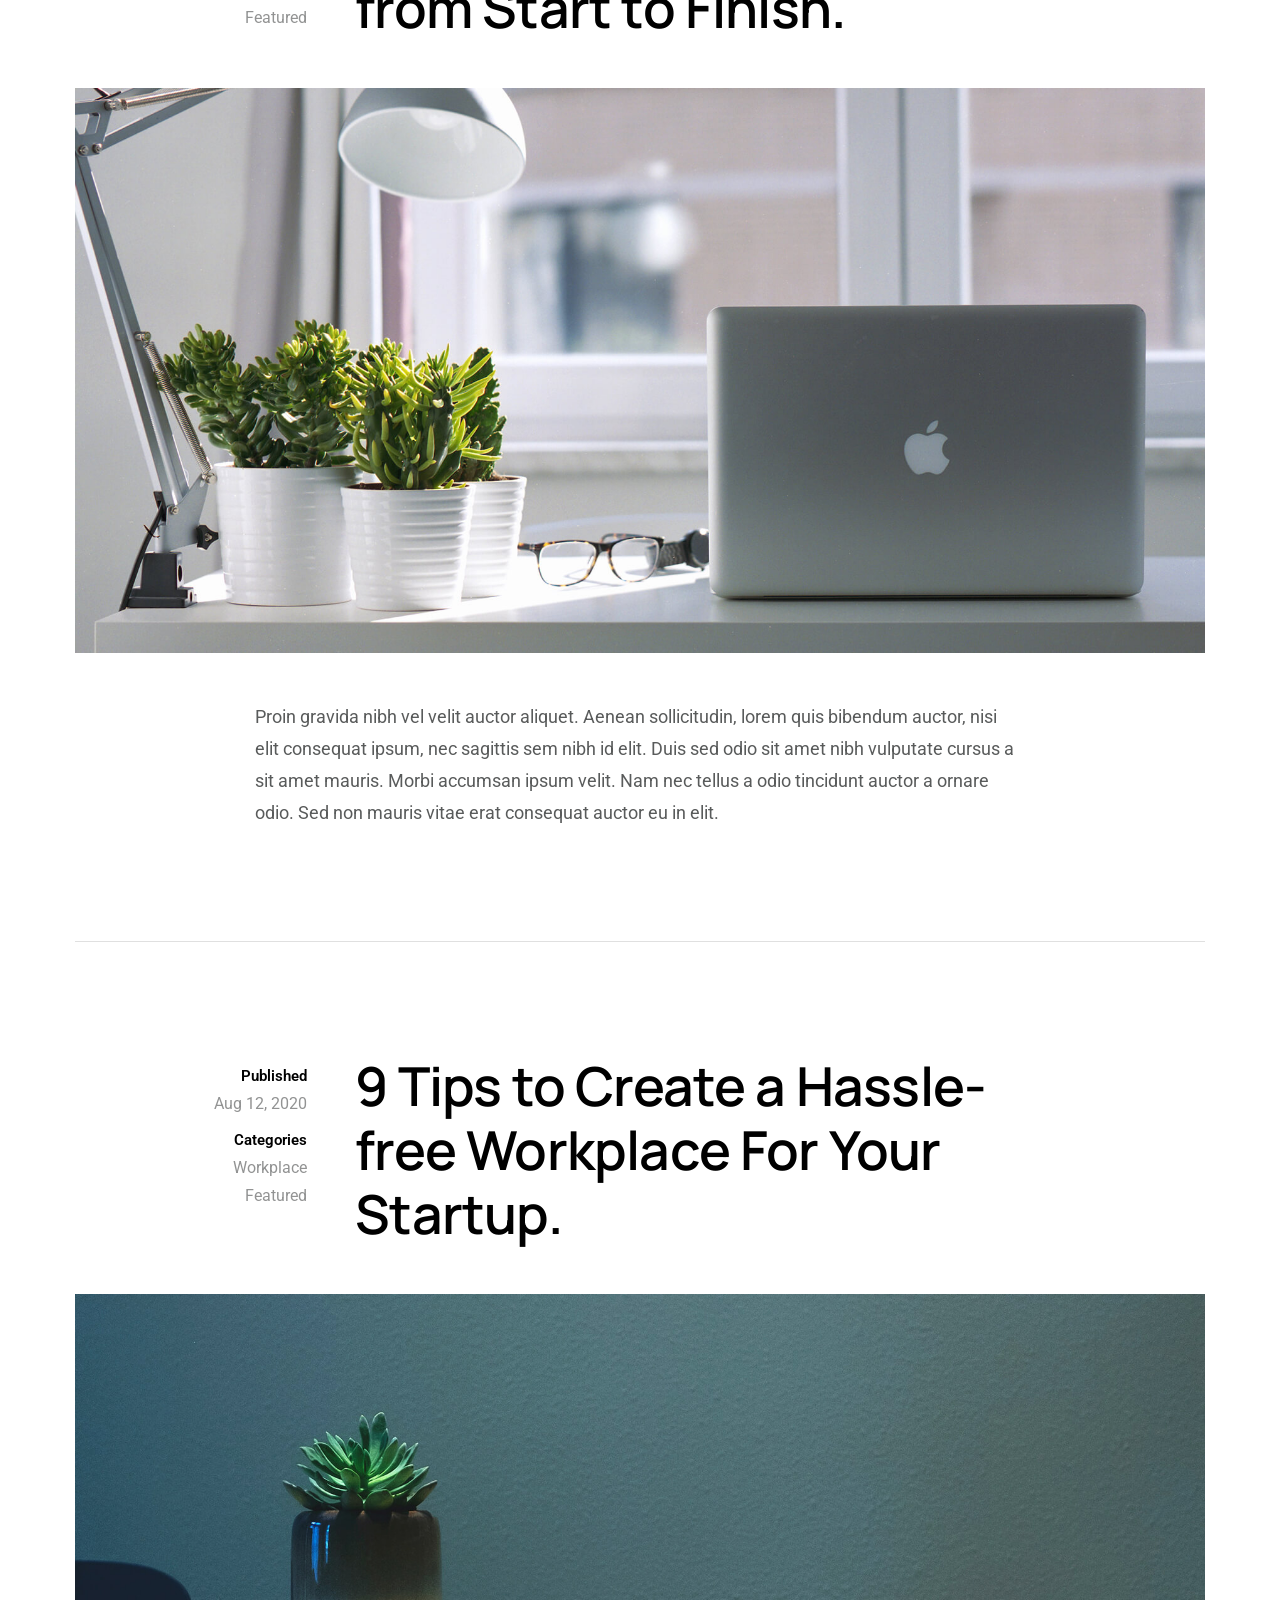
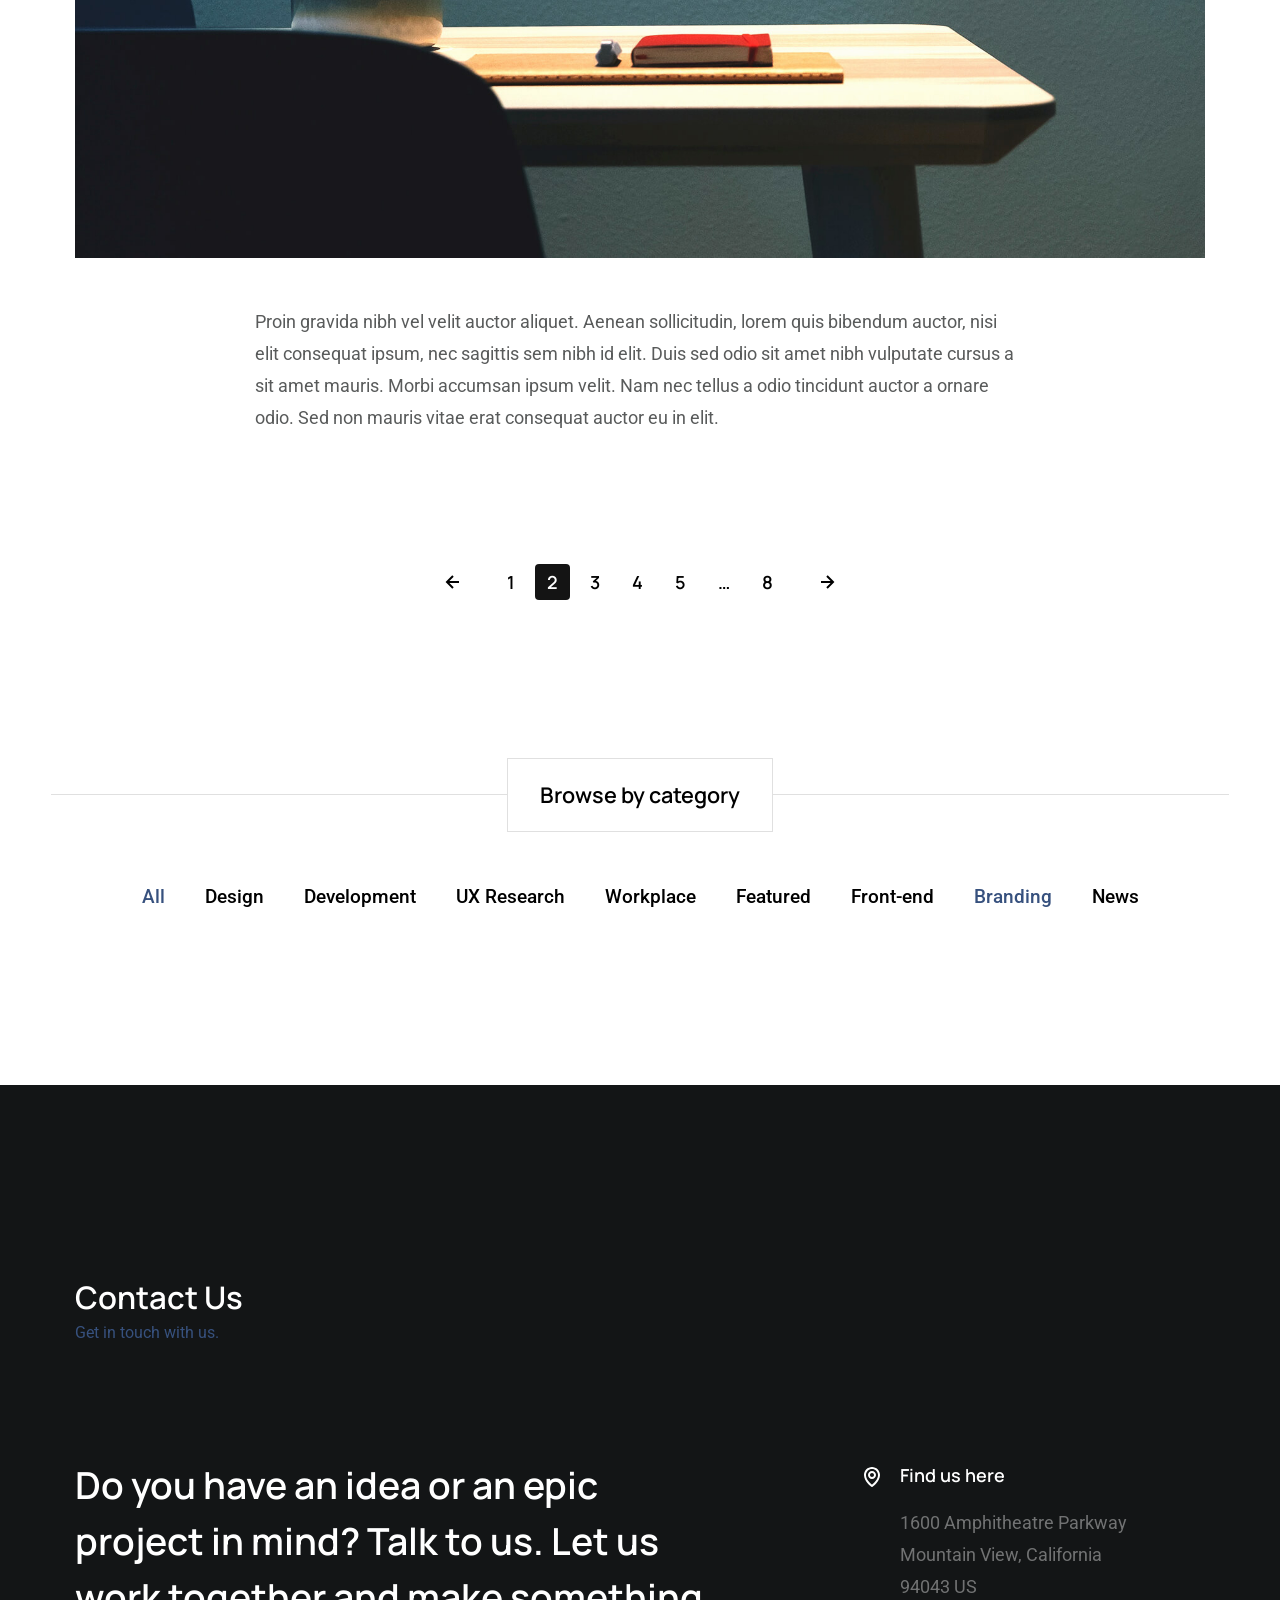
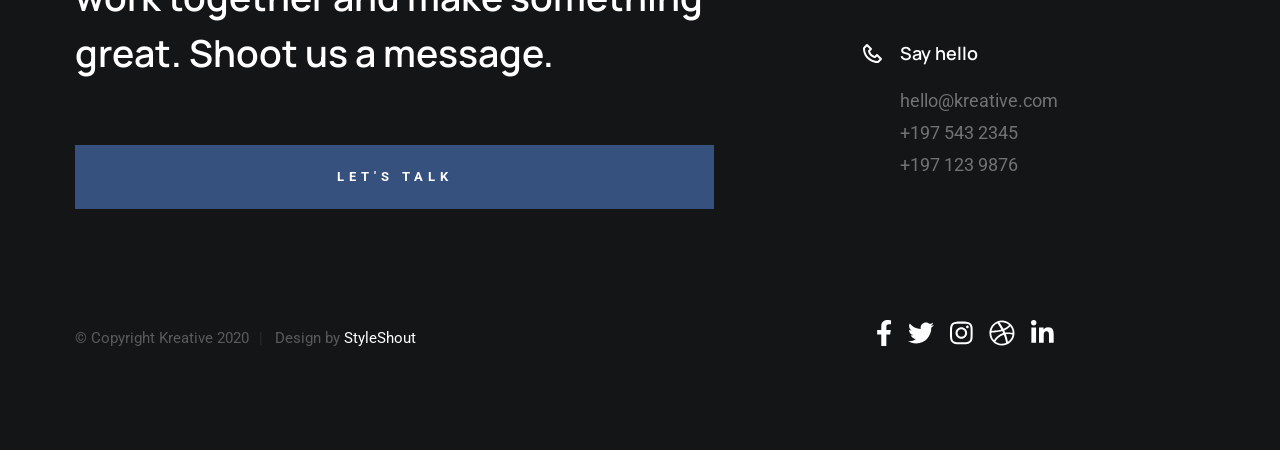
<file: category.html>
<!DOCTYPE html>
<html class="no-js" lang="en">
<head>

    <!--- basic page needs
    ================================================== -->
    <meta charset="utf-8">
    <title>Blog - Kreative</title>
    <meta name="description" content="">
    <meta name="author" content="">

    <!-- mobile specific metas
    ================================================== -->
    <meta name="viewport" content="width=device-width, initial-scale=1">

    <!-- CSS
    ================================================== -->
    <link rel="stylesheet" href="css/styles.css">
    <link rel="stylesheet" href="css/vendor.css">

    <!-- script
    ================================================== -->
    <script src="js/modernizr.js"></script>
    <script defer src="js/fontawesome/all.min.js"></script>

    <!-- favicons
    ================================================== -->
    <link rel="apple-touch-icon" sizes="180x180" href="apple-touch-icon.png">
    <link rel="icon" type="image/png" sizes="32x32" href="favicon-32x32.png">
    <link rel="icon" type="image/png" sizes="16x16" href="favicon-16x16.png">
    <link rel="manifest" href="site.webmanifest">

</head>

<body id="top">


    <!-- preloader
    ================================================== -->
    <div id="preloader">
        <div id="loader"></div>
    </div>


    <!-- header
    ================================================== -->
    <header class="s-header s-header--blog">
        <div class="row">

            <div class="s-header__logo">
                <a href="index.html">
                    <img src="images/logo.svg" alt="Homepage">
                </a>
            </div>

            <nav class="s-header__nav">
                <ul>
                    <li><a href="index.html">Home</a></li>
                    <li class="current"><a href="blog.html">Journal</a></li>
                </ul>
            </nav>

            <a class="s-header__menu-toggle" href="#0" title="Menu">
                <span class="s-header__menu-icon"></span>
            </a>

            <div class="s-header__search-block">

                <div class="s-header__search">
                    <form role="search" method="get" class="s-header__search-form" action="#">
                        <label>
                            <span class="hide-content">Search for:</span>
                            <input type="search" class="search-field"  value="" name="s" title="Search for:" >
                        </label>
                        <input type="submit" class="search-submit" value="Search">
                    </form>
        
                    <a href="#0" title="Close Search" class="s-header__overlay-close">Close</a>
                </div>
    
                <a class="s-header__search-trigger" href="#0">
                    <svg xmlns="http://www.w3.org/2000/svg" viewBox="0 0 24 24"><path d="M10 18a7.952 7.952 0 004.897-1.688l4.396 4.396 1.414-1.414-4.396-4.396A7.952 7.952 0 0018 10c0-4.411-3.589-8-8-8s-8 3.589-8 8 3.589 8 8 8zm0-14c3.309 0 6 2.691 6 6s-2.691 6-6 6-6-2.691-6-6 2.691-6 6-6z"/></svg>
                </a>

            </div> <!-- end s-header__search-block -->

        </div> <!-- end row -->
    </header> <!-- end s-header -->


    <!-- blog content
    ================================================== -->
    <section class="blog-content">

        <div class="row">
            <div class="column large-12">

                <h1 class="page-title page-title--category">
                    <span class="light-text">Category</span>
                    <span class="dark-text">Branding</span>
                </h1>

                <div class="blog-post-listing">
                    
                    <article class="blog-post">

                        <div class="blog-post__header">
                            <h1 class="blog-post__title">
                                <a href="blog-single.html" title="">
                                Less is More: How a Minimalist Approach Helps Us Design Better. 
                                </a>
                            </h1>
                            
                            <div class="blog-post__meta">

                                <div class="blog-post__date">June 05, 2020</div>
              
                                <p class="blog-post__cat">
                                   <a href="category.html">Design</a>
                                   <a href="category.html">Frontend</a>
                                   <a href="category.html">Featured</a>
                                </p>
              
                             </div>
                        </div> <!-- blog-post__header -->

                        <a href="blog-single.html" class="blog-post__thumb">
                            <img src="images/thumbs/post/minimalist-1800.jpg" 
                                 srcset="images/thumbs/post/minimalist-2400.jpg 2400w, 
                                         images/thumbs/post/minimalist-1800.jpg 1800w, 
                                         images/thumbs/post/minimalist-600.jpg 600w" sizes="(max-width: 2400px) 100vw, 2400px" alt="">
                        </a> <!-- blog-post__thumb -->

                        <div class="blog-post__content">

                           <p class="blog-post__excerpt">
                            Proin gravida nibh vel velit auctor aliquet. Aenean sollicitudin, 
                            lorem quis bibendum auctor, nisi elit consequat ipsum, nec sagittis 
                            sem nibh id elit. Duis sed odio sit amet nibh vulputate cursus a sit 
                            amet mauris. Morbi accumsan ipsum velit. Nam nec tellus a odio 
                            tincidunt auctor a ornare odio. Sed non mauris vitae erat consequat 
                            auctor eu in elit.
                           </p>

                        </div> <!-- blog-post__content -->

                    </article> <!-- blog post -->


                    <article class="blog-post">

                        <div class="blog-post__header">
                            <h1 class="blog-post__title">
                                <a href="blog-single.html" title="">
                                How to Conduct a Usability Test in Six Steps from Start to Finish. 
                                </a>
                            </h1>
                            
                            <div class="blog-post__meta">

                                <div class="blog-post__date">June 05, 2020</div>
              
                                <p class="blog-post__cat">
                                    <a href="category.html">Design</a>
                                    <a href="category.html">Frontend</a>
                                    <a href="category.html">Featured</a>
                                </p>
              
                             </div>
                        </div> <!-- blog-post__header -->

                        <a href="blog-single.html" class="blog-post__thumb">
                            <img src="images/thumbs/post/usability-1800.jpg" 
                                 srcset="images/thumbs/post/usability-2400.jpg 2400w, 
                                         images/thumbs/post/usability-1800.jpg 1800w, 
                                         images/thumbs/post/usability-600.jpg 600w" sizes="(max-width: 2400px) 100vw, 2400px" alt="">
                        </a> <!-- blog-post__thumb -->

                        <div class="blog-post__content">

                           <p class="blog-post__excerpt">
                            Proin gravida nibh vel velit auctor aliquet. Aenean sollicitudin, 
                            lorem quis bibendum auctor, nisi elit consequat ipsum, nec sagittis 
                            sem nibh id elit. Duis sed odio sit amet nibh vulputate cursus a sit 
                            amet mauris. Morbi accumsan ipsum velit. Nam nec tellus a odio 
                            tincidunt auctor a ornare odio. Sed non mauris vitae erat consequat 
                            auctor eu in elit.
                           </p>

                        </div> <!-- blog-post__content -->

                    </article> <!-- blog post -->


                    <article class="blog-post">

                        <div class="blog-post__header">
                            <h1 class="blog-post__title">
                                <a href="blog-single.html" title="">
                                    9 Tips to Create a Hassle-free Workplace For Your Startup.
                                </a>
                            </h1>
                            
                            <div class="blog-post__meta">

                                <div class="blog-post__date">Aug 12, 2020</div>
              
                                <p class="blog-post__cat">
                                   <a href="category.html">Workplace</a>
                                   <a href="category.html">Featured</a>
                                </p>
              
                             </div>
                        </div> <!-- blog-post__header -->

                        <a href="" class="blog-post__thumb">
                            <img src="images/thumbs/post/startup-1800.jpg" 
                                 srcset="images/thumbs/post/startup-2400.jpg 2400w, 
                                         images/thumbs/post/startup-1800.jpg 1800w, 
                                         images/thumbs/post/startup-600.jpg 600w" sizes="(max-width: 2400px) 100vw, 2400px" alt="">
                        </a> <!-- blog-post__thumb -->

                        <div class="blog-post__content">

                           <p class="blog-post__excerpt">
                            Proin gravida nibh vel velit auctor aliquet. Aenean sollicitudin, 
                            lorem quis bibendum auctor, nisi elit consequat ipsum, nec sagittis 
                            sem nibh id elit. Duis sed odio sit amet nibh vulputate cursus a sit 
                            amet mauris. Morbi accumsan ipsum velit. Nam nec tellus a odio 
                            tincidunt auctor a ornare odio. Sed non mauris vitae erat consequat 
                            auctor eu in elit.
                           </p>

                        </div> <!-- blog-post__content -->

                    </article> <!-- blog post -->

                </div> <!-- end blog-post-listing -->

                <div class="row pagination-wrap">
                    <div class="column">
                        <nav class="pgn aos-init aos-animate" data-aos="fade-up">
                            <ul>
                                <li>
                                    <a class="pgn__prev" href="#0">
                                        <svg xmlns="http://www.w3.org/2000/svg" width="24" height="24" viewBox="0 0 24 24"><path d="M12.707 17.293L8.414 13H18v-2H8.414l4.293-4.293-1.414-1.414L4.586 12l6.707 6.707z"/></svg>
                                    </a>
                                </li>
                                <li><a class="pgn__num" href="#0">1</a></li>
                                <li><span class="pgn__num current">2</span></li>
                                <li><a class="pgn__num" href="#0">3</a></li>
                                <li><a class="pgn__num" href="#0">4</a></li>
                                <li><a class="pgn__num" href="#0">5</a></li>
                                <li><span class="pgn__num dots">…</span></li>
                                <li><a class="pgn__num" href="#0">8</a></li>
                                <li>
                                    <a class="pgn__next" href="#0">
                                        <svg xmlns="http://www.w3.org/2000/svg" width="24" height="24" viewBox="0 0 24 24"><path d="M11.293 17.293l1.414 1.414L19.414 12l-6.707-6.707-1.414 1.414L15.586 11H6v2h9.586z"/></svg>
                                    </a>
                                </li>
                            </ul>
                        </nav>
                    </div>
                </div>  <!-- end pagination-wrap -->

            </div> <!-- column -->
        </div> <!-- row -->

    </section> <!-- end blog-content -->


    <!-- category block
    ================================================== -->
    <section class="category-block">
        <div class="row">
            <div class="column">
                <h3>Browse by category</h3>
                
                <ul class="category-list">
                    <li class="current"><a href="blog.html">All</a></li>
                    <li><a href="category.html">Design</a></li>
                    <li><a href="category.html">Development</a></li>
                    <li><a href="category.html">UX Research</a></li>
                    <li><a href="category.html">Workplace</a></li>
                    <li><a href="category.html">Featured</a></li>
                    <li><a href="category.html">Front-end</a></li>
                    <li class="current"><a href="category.html">Branding</a></li>
                    <li><a href="category.html">News</a></li>
                </ul>
            </div>
        </div>
    </section> <!-- end category-block -->


    <!-- contact
    ================================================== -->
    <section id="contact" class="s-contact s-dark">

        <div class="row section-head">
            <div class="column large-3 medium-12">
                <h2>Contact Us</h2>
                <p class="desc">Get in touch with us.</p>
            </div>
        </div> <!-- end section-head -->

        <div class="row s-contact__content">

            <div class="column large-7 medium-12">
                <h3 class="display-1">
                    Do you have an idea or an epic project in mind? Talk to us. 
                    Let us work together and make something great. Shoot us 
                    a message.
                </h3>

                <div class="s-contact__email-us">
                    <a href="mailto:#0" class="btn btn--primary h-full-width">Let's Talk</a>
                </div>
            </div>

            <div class="column large-4 medium-12 s-contact__info-blocks">
                <div class="row">
                    <div class="column large-12 medium-6 tab-12">
                        <div class="s-contact__info-block">
                            
                            <span class="s-contact__info-block-icon">
                                <svg xmlns="http://www.w3.org/2000/svg" width="24" height="24"><path d="M12 14c2.206 0 4-1.794 4-4s-1.794-4-4-4-4 1.794-4 4 1.794 4 4 4zm0-6c1.103 0 2 .897 2 2s-.897 2-2 2-2-.897-2-2 .897-2 2-2z"/><path d="M11.42 21.814a.998.998 0 001.16 0C12.884 21.599 20.029 16.44 20 10c0-4.411-3.589-8-8-8S4 5.589 4 9.995c-.029 6.445 7.116 11.604 7.42 11.819zM12 4c3.309 0 6 2.691 6 6.005.021 4.438-4.388 8.423-6 9.73-1.611-1.308-6.021-5.294-6-9.735 0-3.309 2.691-6 6-6z"/></svg>
                            </span>
        
                            <h5>Find us here</h5>
                            <p>
                            1600 Amphitheatre Parkway <br>
                            Mountain View, California <br>
                            94043 US
                            </p>
                        </div> <!-- end s-contact__info-block -->
                    </div>

                    <div class="column large-12 medium-6 tab-12">
                        <div class="s-contact__info-block">
                            <span class="s-contact__info-block-icon">
                                <svg xmlns="http://www.w3.org/2000/svg" width="24" height="24"><path d="M17.707 12.293a.999.999 0 00-1.414 0l-1.594 1.594c-.739-.22-2.118-.72-2.992-1.594s-1.374-2.253-1.594-2.992l1.594-1.594a.999.999 0 000-1.414l-4-4a.999.999 0 00-1.414 0L3.581 5.005c-.38.38-.594.902-.586 1.435.023 1.424.4 6.37 4.298 10.268s8.844 4.274 10.269 4.298h.028c.528 0 1.027-.208 1.405-.586l2.712-2.712a.999.999 0 000-1.414l-4-4.001zm-.127 6.712c-1.248-.021-5.518-.356-8.873-3.712-3.366-3.366-3.692-7.651-3.712-8.874L7 4.414 9.586 7 8.293 8.293a1 1 0 00-.272.912c.024.115.611 2.842 2.271 4.502s4.387 2.247 4.502 2.271a.991.991 0 00.912-.271L17 14.414 19.586 17l-2.006 2.005z"/></svg>
                            </span>
        
                            <h5>Say hello</h5>
                            <p>
                            hello@kreative.com <br>
                            +197 543 2345 <br>
                            +197 123 9876
                            </p>
                        </div> <!-- end s-contact__info-block -->
                    </div>
                </div> <!-- end row -->
            </div> <!-- end s-contact__info-blocks -->

        </div> <!-- end s-contact__content -->

    </section> <!-- end s-contact -->


    <!-- footer
    ================================================== -->
    <footer class="s-footer">
        <div class="row">
            <div class="column large-4 medium-6 w-1000-stack s-footer__social-block">
                <ul class="s-footer__social">
                    <li><a href="#0"><i class="fab fa-facebook-f" aria-hidden="true"></i></a></li>
                    <li><a href="#0"><i class="fab fa-twitter" aria-hidden="true"></i></a></li>
                    <li><a href="#0"><i class="fab fa-instagram" aria-hidden="true"></i></a></li>
                    <li><a href="#0"><i class="fab fa-dribbble" aria-hidden="true"></i></a></li>
                    <li><a href="#0"><i class="fab fa-linkedin-in" aria-hidden="true"></i></a></li>
                </ul>
            </div>

            <div class="column large-7 medium-6 w-1000-stack ss-copyright">
                <span>© Copyright Kreative 2020</span> 
                <span>Design by <a href="https://www.styleshout.com/">StyleShout</a></span>
            </div>
        </div>

        <div class="ss-go-top">
            <a class="smoothscroll" title="Back to Top" href="#top">
                <svg xmlns="http://www.w3.org/2000/svg" viewBox="0 0 24 24"><path d="M6 4h12v2H6zm5 10v6h2v-6h5l-6-6-6 6z"/></svg>
            </a>
        </div> <!-- end ss-go-top -->
    </footer>


    <!-- Java Script
    ================================================== -->
    <script src="js/jquery-3.2.1.min.js"></script>
    <script src="js/plugins.js"></script>
    <script src="js/main.js"></script>

</body>

</html>
</file>
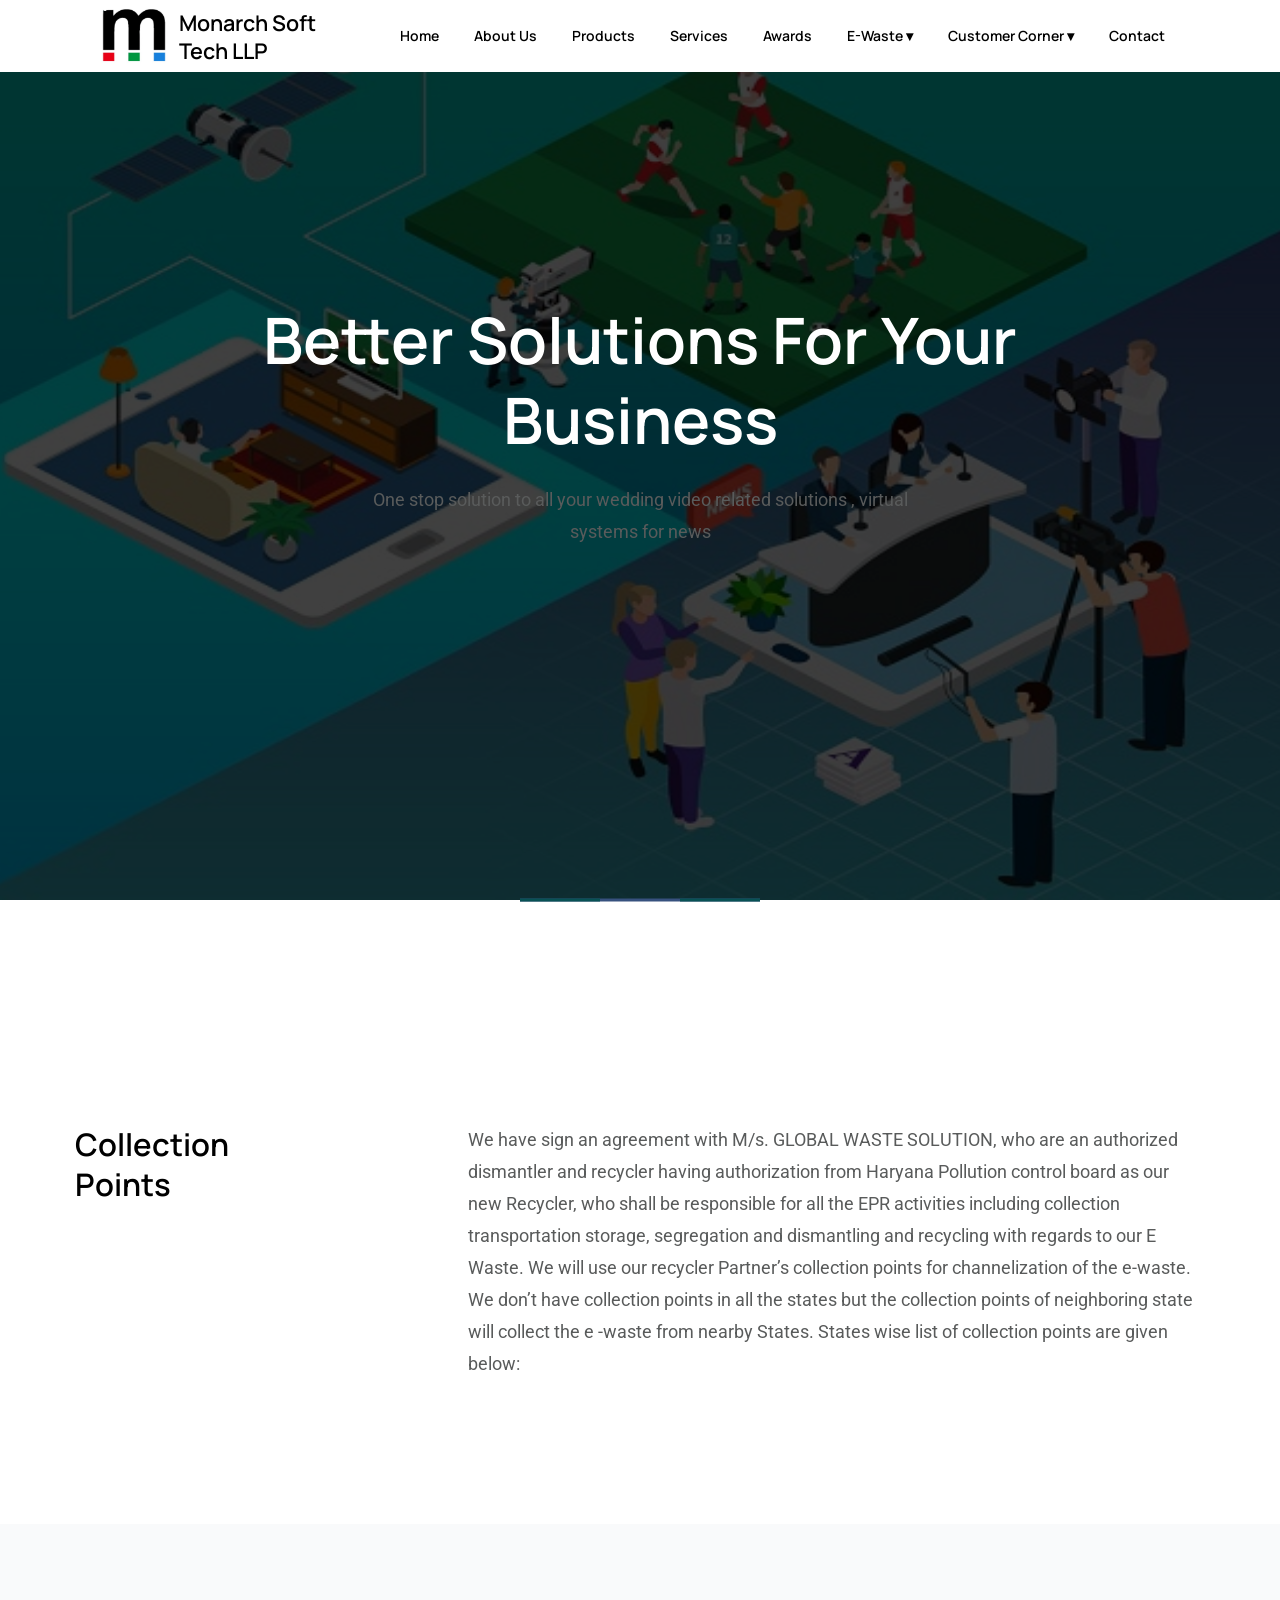
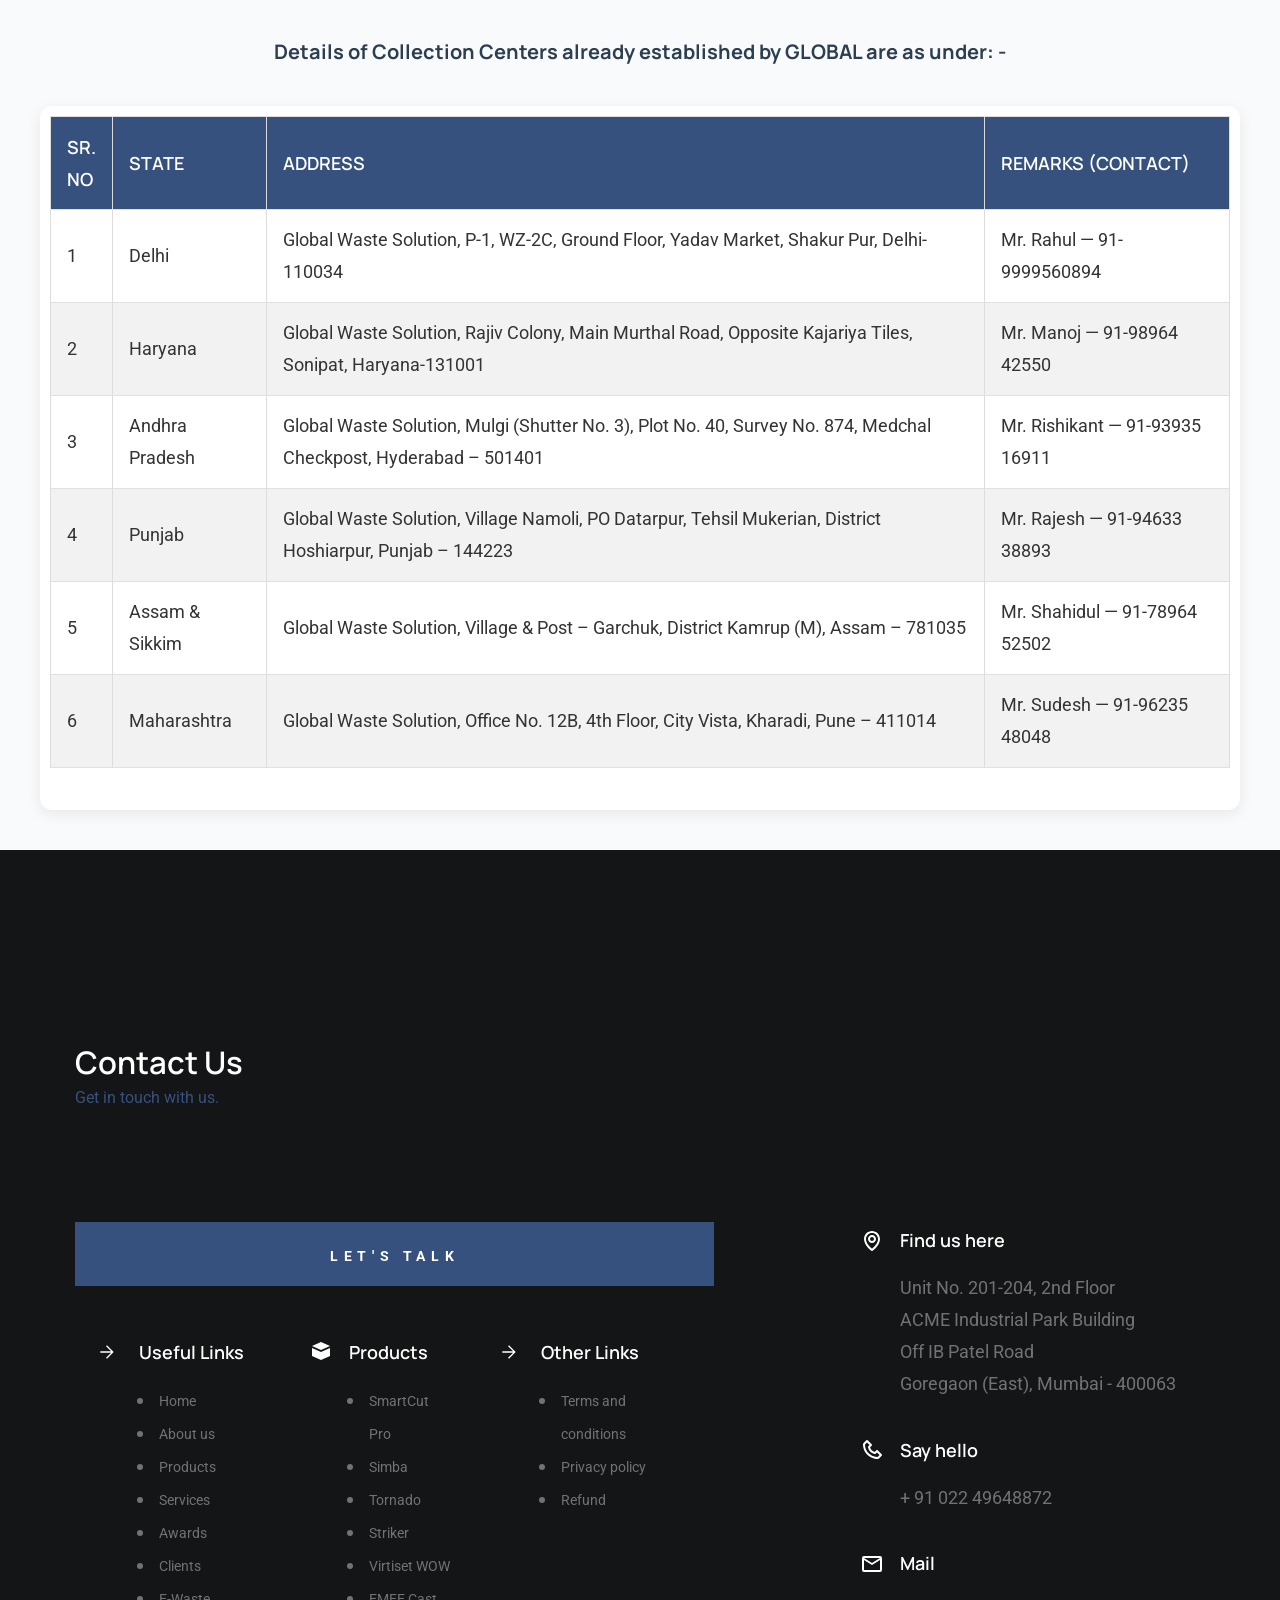
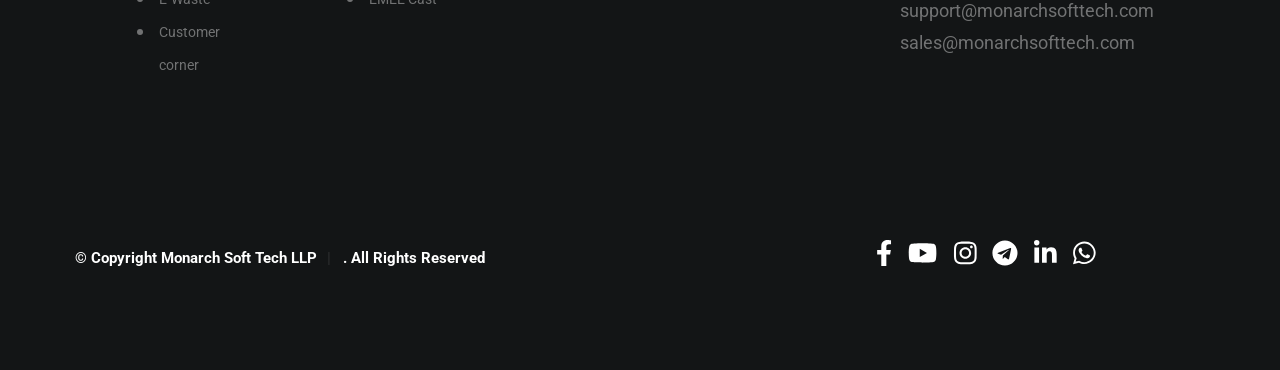
<file: collectioncenters.html>
<!DOCTYPE html>
<html class="no-js" lang="en">

<head>
    <!--- basic page needs
    ================================================== -->
    <meta charset="utf-8" />
    <title>Monarch Soft Tech LLP</title>
    <meta name="description" content="" />
    <meta name="author" content="" />

    <!-- mobile specific metas
    ================================================== -->
    <meta name="viewport" content="width=device-width, initial-scale=1" />

    <!-- CSS
    ================================================== -->
    <link rel="stylesheet" href="css/styles.css" />
    <link rel="stylesheet" href="css/vendor.css" />
    <link rel="stylesheet" href="css/index.css" />
    <link rel="stylesheet" href="css/service.css" />
    <link rel="stylesheet" href="css/collectioncenters.css">
    <!-- script
    ================================================== -->
    <script src="js/modernizr.js"></script>
    <script defer src="js/fontawesome/all.min.js"></script>

    <!-- favicons
    ================================================== -->

    <link rel="apple-touch-icon" sizes="180x180" href="apple-touch-icon.png" />
    <link rel="icon" type="image/png" sizes="32x32" href="images/favicon.ico" />
    <link rel="icon" type="image/png" sizes="16x16" href="images/favicon.ico" />
    <link rel="manifest" href="site.webmanifest" />
</head>

<body id="top">
    <!-- preloader
    ================================================== -->
    <div id="preloader">
        <div id="loader"></div>
    </div>

    <!-- header
    ================================================== -->
    <div id="header"></div>
    <!-- end s-header -->

    <!-- home
    ================================================== -->
    <section id="home" class="s-home target-section" data-parallax="scroll" data-image-src="images/indexbg.jpg"
        data-natural-width="3000" data-natural-height="2000">
        <div class="s-home__content">
            <div class="s-home__slider">
                <div class="s-home__slide s-home__slide--1">
                    <div class="row">
                        <div class="column large-12 s-home__slide-text">
                            <h2>Better Solutions For Your Business</h2>
                            <p>
                                One stop solution to all your wedding video related solutions
                                , virtual systems for news
                            </p>
                        </div>
                    </div>
                </div>
                <!-- end s-home__slide -->
            </div>
            <!-- end s-home__slider -->
        </div>
        <!-- end s-home__content -->

        <div class="s-home__nav-arrows"></div>
        <!-- end s-home__nav-arrows -->

        <div class="s-home__line"></div>
    </section>


    <section class="s-about target-section">
        <div class="row section-head">
        <div class="column large-3 medium-12 aos-init aos-animate" data-aos="fade-up">
          <h2>Collection Points</h2>
        </div>

        <div class="column large-8 medium-12 align-x-right aos-init aos-animate" data-aos="fade-up">
          <p>We have sign an agreement with M/s. GLOBAL WASTE SOLUTION, who are an authorized dismantler and recycler having authorization from Haryana Pollution control board as our new Recycler, who shall be responsible for all the EPR activities including collection transportation storage, segregation and dismantling and recycling with regards to our E Waste. We will use our recycler Partner’s collection points for channelization of the e-waste. We don’t have collection points in all the states but the collection points of neighboring state will collect the e -waste from nearby States. States wise list of collection points are given below:</p>
        </div>
      </div>
    </section>


    

    <section class="locations-section">
        <div class="locations-container">
            <h2 class="locations-title">Details of Collection Centers already established by GLOBAL are as under: -</h2>

            <div class="table-wrapper">
                <table class="locations-table">
                    <thead>
                        <tr>
                            <th class="sr-no">Sr. No</th>
                            <th>State</th>
                            <th>Address</th>
                            <th>Remarks (Contact)</th>
                        </tr>
                    </thead>
                    <tbody>
                        <tr>
                            <td class="sr-no">1</td>
                            <td>Delhi</td>
                            <td>Global Waste Solution, P-1, WZ-2C, Ground Floor, Yadav Market, Shakur Pur, Delhi-110034
                            </td>
                            <td>Mr. Rahul — 91-9999560894</td>
                        </tr>
                        <tr>
                            <td class="sr-no">2</td>
                            <td>Haryana</td>
                            <td>Global Waste Solution, Rajiv Colony, Main Murthal Road, Opposite Kajariya Tiles,
                                Sonipat, Haryana-131001</td>
                            <td>Mr. Manoj — 91-98964 42550</td>
                        </tr>
                        <tr>
                            <td>3</td>
                            <td>Andhra Pradesh</td>
                            <td>
                                Global Waste Solution, Mulgi (Shutter No. 3), Plot No. 40, Survey
                                No. 874, Medchal Checkpost, Hyderabad – 501401
                            </td>
                            <td>Mr. Rishikant — 91-93935 16911</td>
                        </tr>

                        <tr>
                            <td>4</td>
                            <td>Punjab</td>
                            <td>
                                Global Waste Solution, Village Namoli, PO Datarpur, Tehsil
                                Mukerian, District Hoshiarpur, Punjab – 144223
                            </td>
                            <td>Mr. Rajesh — 91-94633 38893</td>
                        </tr>

                        <tr>
                            <td>5</td>
                            <td>Assam & Sikkim</td>
                            <td>
                                Global Waste Solution, Village & Post – Garchuk, District Kamrup
                                (M), Assam – 781035
                            </td>
                            <td>Mr. Shahidul — 91-78964 52502</td>
                        </tr>

                        <tr>
                            <td>6</td>
                            <td>Maharashtra</td>
                            <td>
                                Global Waste Solution, Office No. 12B, 4th Floor, City Vista,
                                Kharadi, Pune – 411014
                            </td>
                            <td>Mr. Sudesh — 91-96235 48048</td>
                        </tr>
                        <!-- Remaining rows -->
                    </tbody>
                </table>
            </div>
        </div>
    </section>

    <div id="footer"></div>
    <!-- end s-home -->
    <script src="js/common.js"></script>
    <script src="js/jquery-3.2.1.min.js"></script>
    <script src="js/plugins.js"></script>
    <script src="js/main.js"></script>
    <script src="js/index.js"></script>
</body>

</html>
</file>
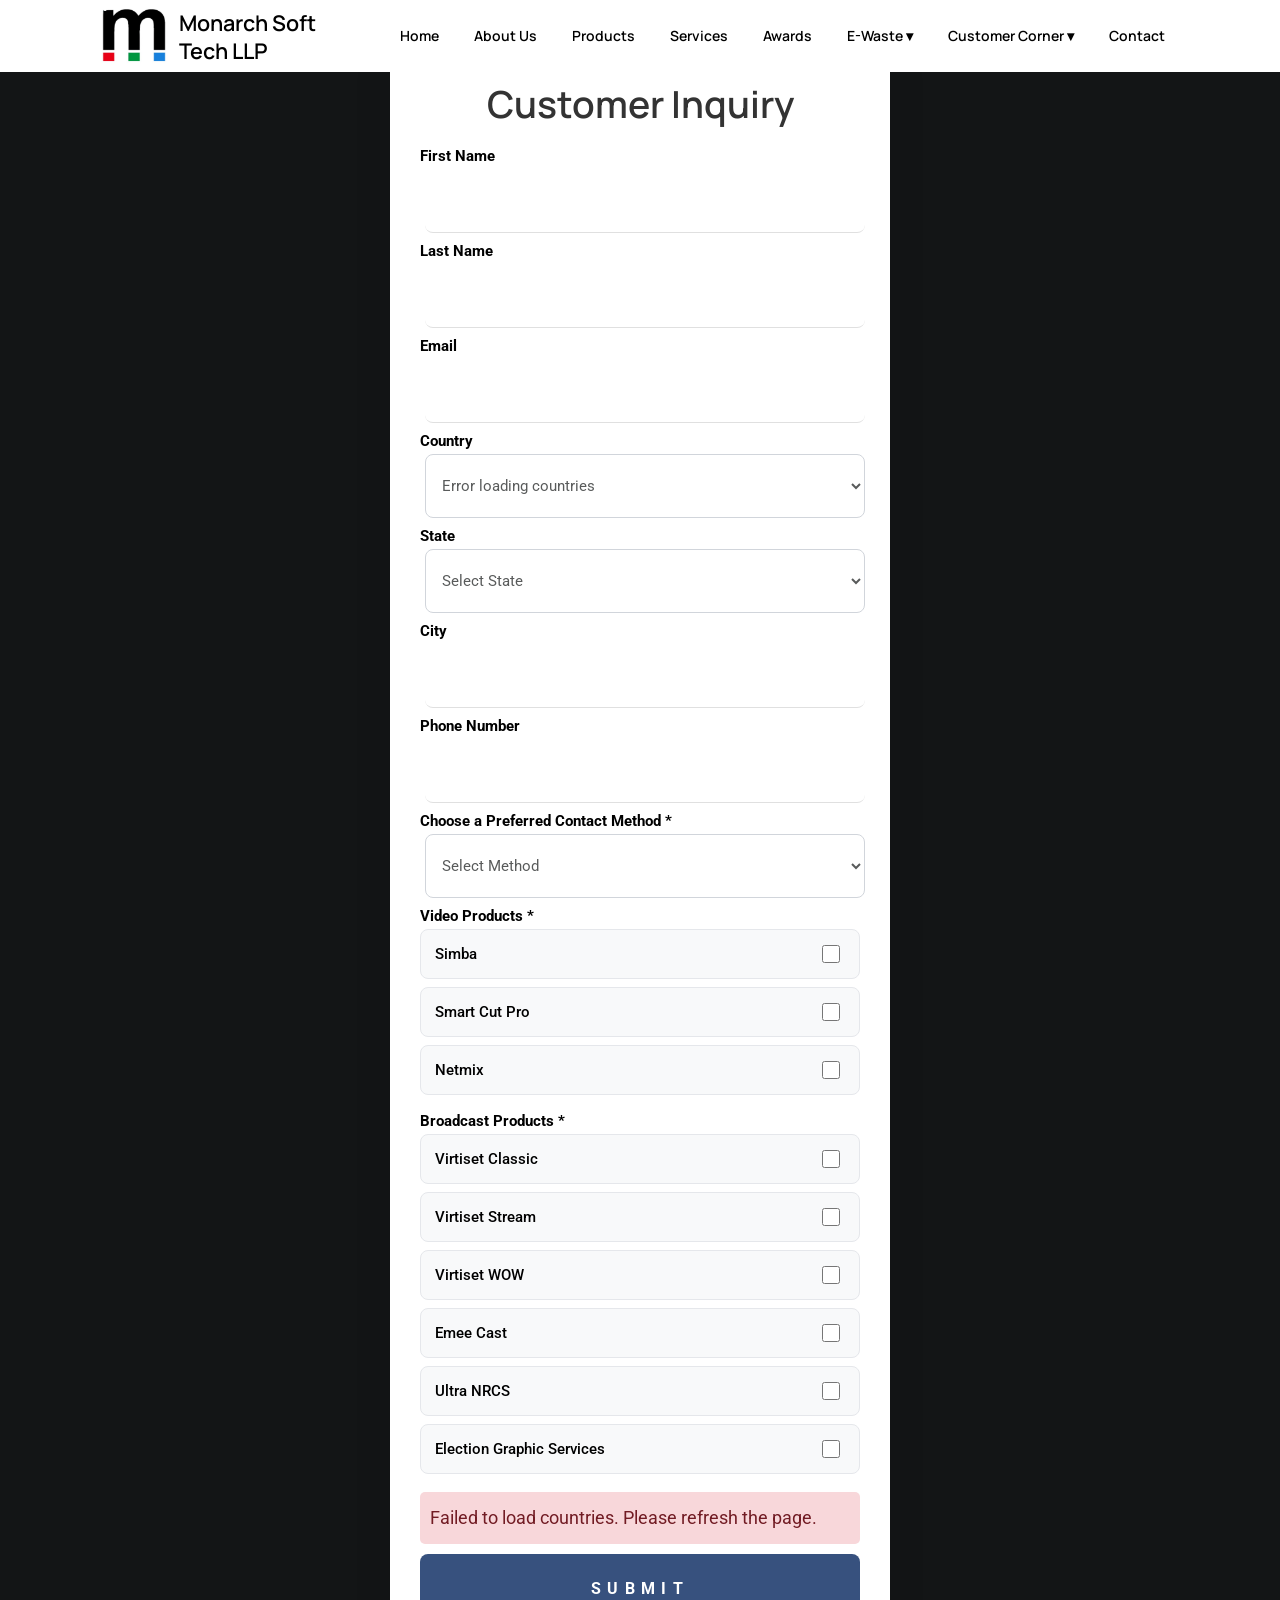
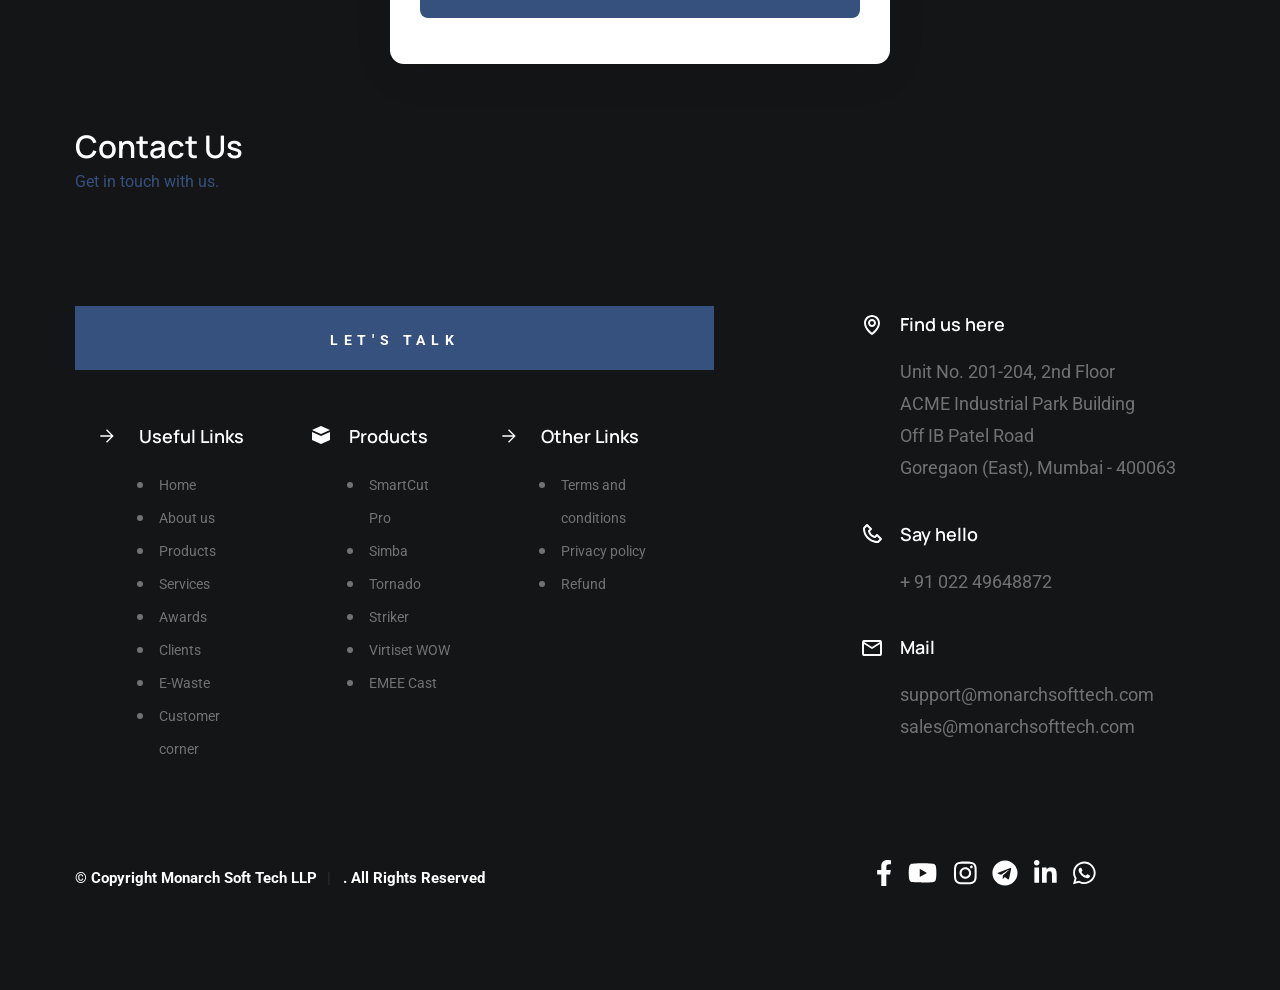
<file: customerinquiry.html>
<!DOCTYPE html>
<html class="no-js" lang="en">
  <head>
    <!--- basic page needs
    ================================================== -->
    <meta charset="utf-8" />
    <title>Soft Tech LLP</title>

    <meta name="description" content="" />
    <meta name="author" content="" />

    <!-- mobile specific metas
    ================================================== -->
    <meta name="viewport" content="width=device-width, initial-scale=1" />

    <!-- CSS
    ================================================== -->
    <link rel="stylesheet" href="css/styles.css" />
    <link rel="stylesheet" href="css/vendor.css" />
    <link rel="stylesheet" href="css/index.css" />
    <link rel="stylesheet" href="css/service.css" />
    <link rel="stylesheet" href="css/productinquiry.css" />
    <!-- script
    ================================================== -->
    <script src="js/modernizr.js"></script>
    <script defer src="js/fontawesome/all.min.js"></script>

    <!-- favicons
    ================================================== -->

    <link rel="apple-touch-icon" sizes="180x180" href="apple-touch-icon.png" />
    <link rel="icon" type="image/png" sizes="32x32" href="images/favicon.ico" />
    <link rel="icon" type="image/png" sizes="16x16" href="images/favicon.ico" />
    <link rel="manifest" href="site.webmanifest" />
  </head>

  <body id="top">
      <!-- preloader
    ================================================== -->
      <div id="preloader">
          <div id="loader"></div>
      </div>

      <!-- header
    ================================================== -->
      <div id="header"></div>
      <!-- end s-header -->
      <!-- home
    ================================================== -->
      <!--<section
      id="home"
      class="s-home target-section"
      data-parallax="scroll"
      data-image-src="images/indexbg.jpg"
      data-natural-width="3000"
      data-natural-height="2000"
    >
      <div class="s-home__content">
        <div class="s-home__slider">
          <div class="s-home__slide s-home__slide--1">
            <div class="row">
              <div class="column large-12 s-home__slide-text">
                <h2>Better Solutions For Your Business</h2>
                <p>
                  One stop solution to all your wedding video related solutions
                  , virtual systems for news
                </p>
              </div>
            </div>
          </div>-->
      <!-- end s-home__slide -->
      <!--</div>-->
      <!-- end s-home__slider -->
      <!--</div>-->
      <!-- end s-home__content -->
      <!--<div class="s-home__nav-arrows"></div>-->
      <!-- end s-home__nav-arrows -->
      <!--<div class="s-home__line"></div>
    </section>-->

      <section class="center-form">
          <form class="inquiry-form" action="SaveCustomerInquiry.aspx" method="post">

              <h2>Customer Inquiry</h2>

              <label for="firstName">First Name</label>
              <input type="text" id="firstName" name="firstName" required />

              <label for="lastName">Last Name</label>
              <input type="text" id="lastName" name="lastName" required />

              <label for="email">Email</label>
              <input type="email" id="email" name="email" required />

              <label for="country">Country</label>
              <select id="country" name="country" required>
                  <option value="">Select Country</option>
                  <option value="USA">United States</option>
                  <option value="India">India</option>
                  <option value="UK">United Kingdom</option>
                  <option value="Canada">Canada</option>
                  <option value="Australia">Australia</option>
                  <!-- Add more countries here -->
              </select>

              <label for="state">State</label>
              <select id="state" name="state" required>
                  <option value="">Select State</option>
                  <option value="California">California</option>
                  <option value="Texas">Texas</option>
                  <option value="Maharashtra">Maharashtra</option>
                  <option value="New York">New York</option>
                  <!-- Add more states here -->
              </select>

              <label for="city">City</label>
              <input type="text" id="city" name="city" required />

              <label for="phone">Phone Number</label>
              <input type="tel" id="phone" name="phone" required />

              <label for="contactMethod">Choose a Preferred Contact Method *</label>
              <select id="contactMethod" name="contactMethod" required>
                  <option value="">Select Method</option>
                  <option value="phone_call">Phone Call</option>
                  <option value="email">Email</option>
                  <option value="whatsapp">WhatsApp</option>
              </select>
              <label>Video Products *</label>
              <div class="checkbox-group">

                  <div class="checkbox-row">
                      <label>Simba</label>
                      <input type="checkbox" name="videoProducts" value="Simba">
                  </div>

                  <div class="checkbox-row">
                      <label>Smart Cut Pro</label>
                      <input type="checkbox" name="videoProducts" value="Smart Cut Pro">
                  </div>

                  <div class="checkbox-row">
                      <label>Netmix</label>
                      <input type="checkbox" name="videoProducts" value="Netmix">
                  </div>

              </div>


              <label>Broadcast Products *</label>
              <div class="checkbox-group">

                  <div class="checkbox-row">
                      <label>Virtiset Classic</label>
                      <input type="checkbox" name="broadcastProducts" value="Virtiset Classic">
                  </div>

                  <div class="checkbox-row">
                      <label>Virtiset Stream</label>
                      <input type="checkbox" name="broadcastProducts" value="Virtiset Stream">
                  </div>

                  <div class="checkbox-row">
                      <label>Virtiset WOW</label>
                      <input type="checkbox" name="broadcastProducts" value="Virtiset WOW">
                  </div>

                  <div class="checkbox-row">
                      <label>Emee Cast</label>
                      <input type="checkbox" name="broadcastProducts" value="Emee Cast">
                  </div>

                  <div class="checkbox-row">
                      <label>Ultra NRCS</label>
                      <input type="checkbox" name="broadcastProducts" value="Ultra NRCS">
                  </div>

                  <div class="checkbox-row">
                      <label>Election Graphic Services</label>
                      <input type="checkbox" name="broadcastProducts" value="Election Graphic Services">
                  </div>

              </div>

              <div id="successMsg" style="display:none;
    background:#d4edda;
    color:#155724;
    padding:10px;
    border-radius:5px;
    margin-bottom:10px;">
              </div>

              <div id="errorMsg" style="display:none;
    background:#f8d7da;
    color:#721c24;
    padding:10px;
    border-radius:5px;
    margin-bottom:10px;">
              </div>




              <button type="submit">Submit</button>
          </form>
      </section>

      <div id="footer"></div>
      <!-- end s-home -->
      <script src="js/common.js"></script>
      <script src="js/jquery-3.2.1.min.js"></script>
      <script src="js/plugins.js"></script>
      <script src="js/main.js"></script>
      <script src="js/index.js"></script>
      <script src="js/dealershipinquiry.js"></script>
      <script src="js/customerinquiry.js"></script>
  </body>
</html>
</file>
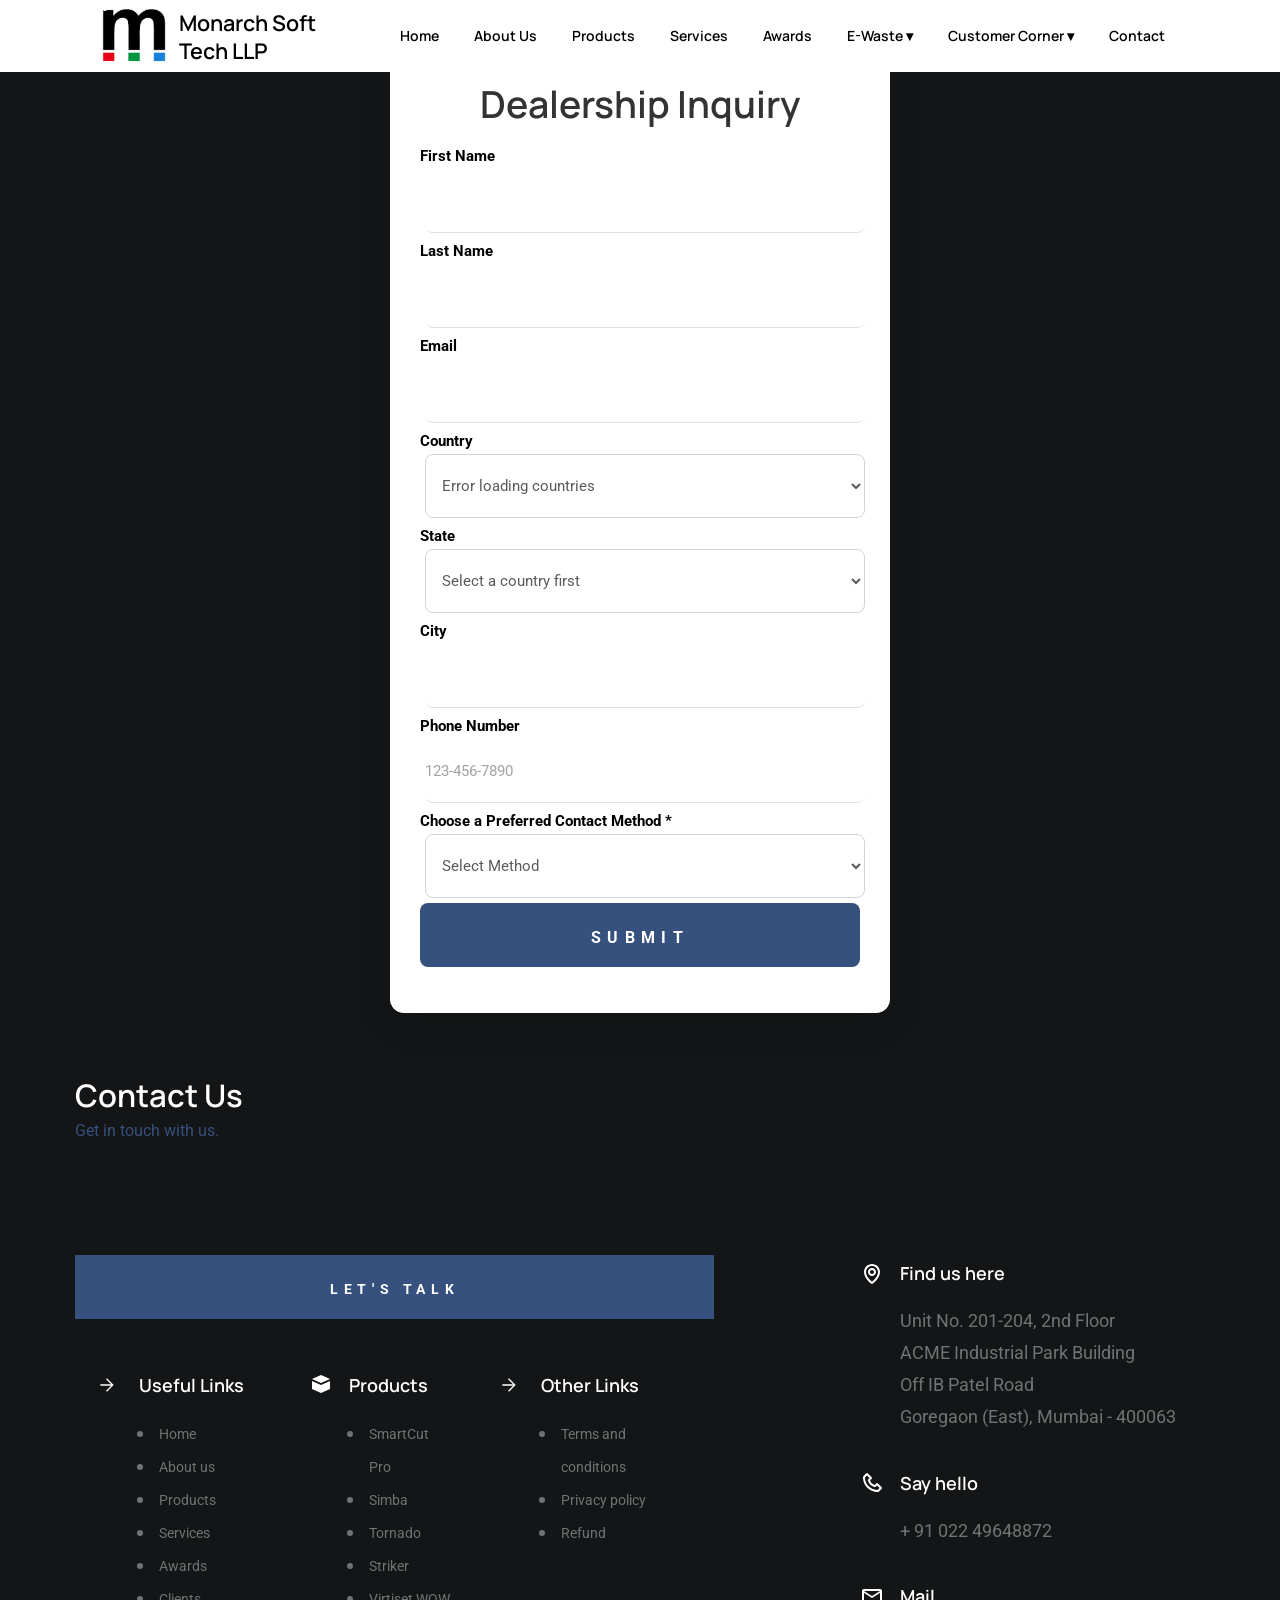
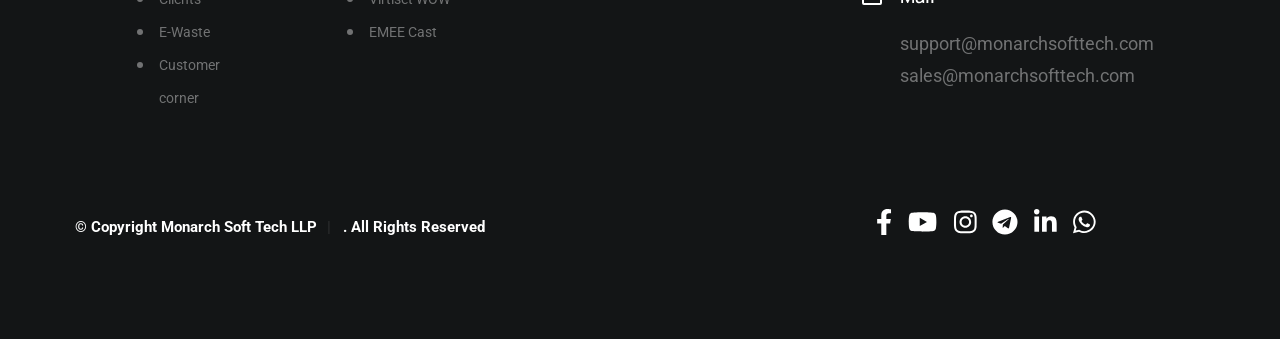
<file: dealershipinquiry.html>
<!DOCTYPE html>
<html class="no-js" lang="en">
<head>
    <!--- basic page needs
    ================================================== -->
    <meta charset="utf-8" />
    <title>Monarch Soft Tech LLP</title>
    <meta name="description" content="" />
    <meta name="author" content="" />

    <!-- mobile specific metas
    ================================================== -->
    <meta name="viewport" content="width=device-width, initial-scale=1" />

    <!-- CSS
    ================================================== -->
    <link rel="stylesheet" href="css/styles.css" />
    <link rel="stylesheet" href="css/vendor.css" />
    <link rel="stylesheet" href="css/index.css" />
    <link rel="stylesheet" href="css/service.css" />
    <link rel="stylesheet" href="css/productinquiry.css" />
    <!-- script
    ================================================== -->
    <script src="js/modernizr.js"></script>
    <script defer src="js/fontawesome/all.min.js"></script>

    <!-- favicons
    ================================================== -->

    <link rel="apple-touch-icon" sizes="180x180" href="apple-touch-icon.png" />
    <link rel="icon" type="image/png" sizes="32x32" href="images/favicon.ico" />
    <link rel="icon" type="image/png" sizes="16x16" href="images/favicon.ico" />
    <link rel="manifest" href="site.webmanifest" />
</head>

<body id="top">
    <!-- preloader
    ================================================== -->
    <div id="preloader">
        <div id="loader"></div>
    </div>

    <!-- header
    ================================================== -->
    <div id="header"></div>
    <!-- end s-header -->
    <!-- home
    ================================================== -->
    <!--<section id="home"
             class="s-home target-section"
             data-parallax="scroll"
             data-image-src="images/indexbg.jpg"
             data-natural-width="3000"
             data-natural-height="2000">
        <div class="s-home__content">
            <div class="s-home__slider">
                <div class="s-home__slide s-home__slide--1">
                    <div class="row">
                        <div class="column large-12 s-home__slide-text">
                            <h2>Better Solutions For Your Business</h2>
                            <p>
                                One stop solution to all your wedding video related solutions
                                , virtual systems for news
                            </p>
                        </div>
                    </div>
                </div>-->
                <!-- end s-home__slide -->
            <!--</div>-->
            <!-- end s-home__slider -->
        <!--</div>-->
        <!-- end s-home__content -->

        <!--<div class="s-home__nav-arrows"></div>-->
        <!-- end s-home__nav-arrows -->

        <!--<div class="s-home__line"></div>
    </section>-->

    <section class="center-form">
        <form id="dealershipForm" class="inquiry-form" action="SaveInquiry.aspx">
            <h2>Dealership Inquiry</h2>

            <div class="success" id="successMsg">Form submitted successfully!</div>
            <div class="error" id="errorMsg">Please fill all fields correctly.</div>

            <label for="firstName">First Name</label>
            <input type="text" id="firstName" name="firstName" required />

            <label for="lastName">Last Name</label>
            <input type="text" id="lastName" name="lastName" required />

            <label for="email">Email</label>
            <input type="email" id="email" name="email" required />

            <label for="country">Country</label>
            <select id="country" name="country" required>
                <option value="">Loading countries...</option>
            </select>

            <label for="state">State</label>
            <select id="state" name="state" required>
                <option value="">Select a country first</option>
            </select>

            <label for="city">City</label>
            <input type="text" id="city" name="city" required />

            <label for="phone">Phone Number</label>
            <input type="tel"
                   id="phone"
                   name="phone"
                   required
                   placeholder="123-456-7890" />

            <label for="contactMethod">Choose a Preferred Contact Method *</label>
            <select id="contactMethod" name="contactMethod" required>
                <option value="">Select Method</option>
                <option value="phone_call">Phone Call</option>
                <option value="email">Email</option>
                <option value="whatsapp">WhatsApp</option>
            </select>

            <button type="submit">Submit</button>
        </form>
    </section>

    <div id="footer"></div>
    <!-- end s-home -->
    <script src="js/common.js"></script>
    <script src="js/jquery-3.2.1.min.js"></script>
    <script src="js/plugins.js"></script>
    <script src="js/main.js"></script>
    <script src="js/index.js"></script>
    <script src="js/dealershipinquiry.js"></script>
</body>
</html>
</file>
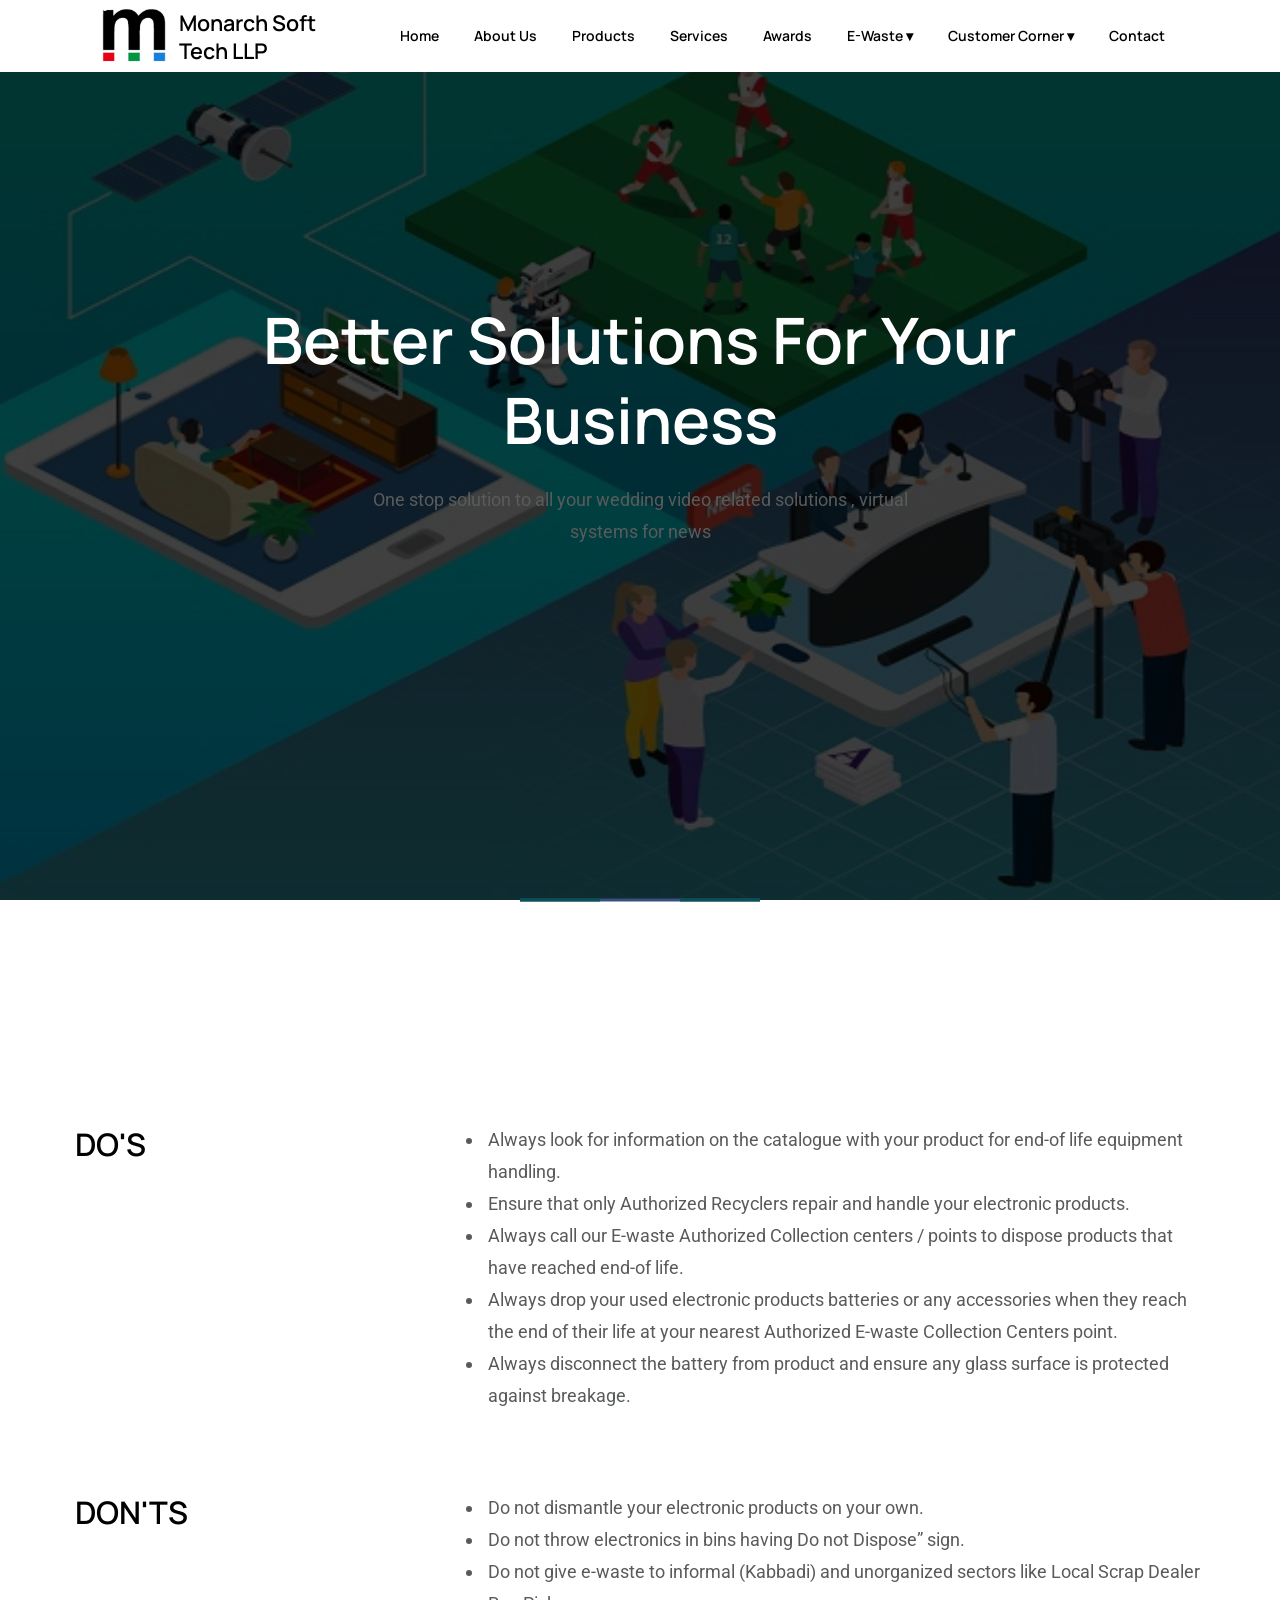
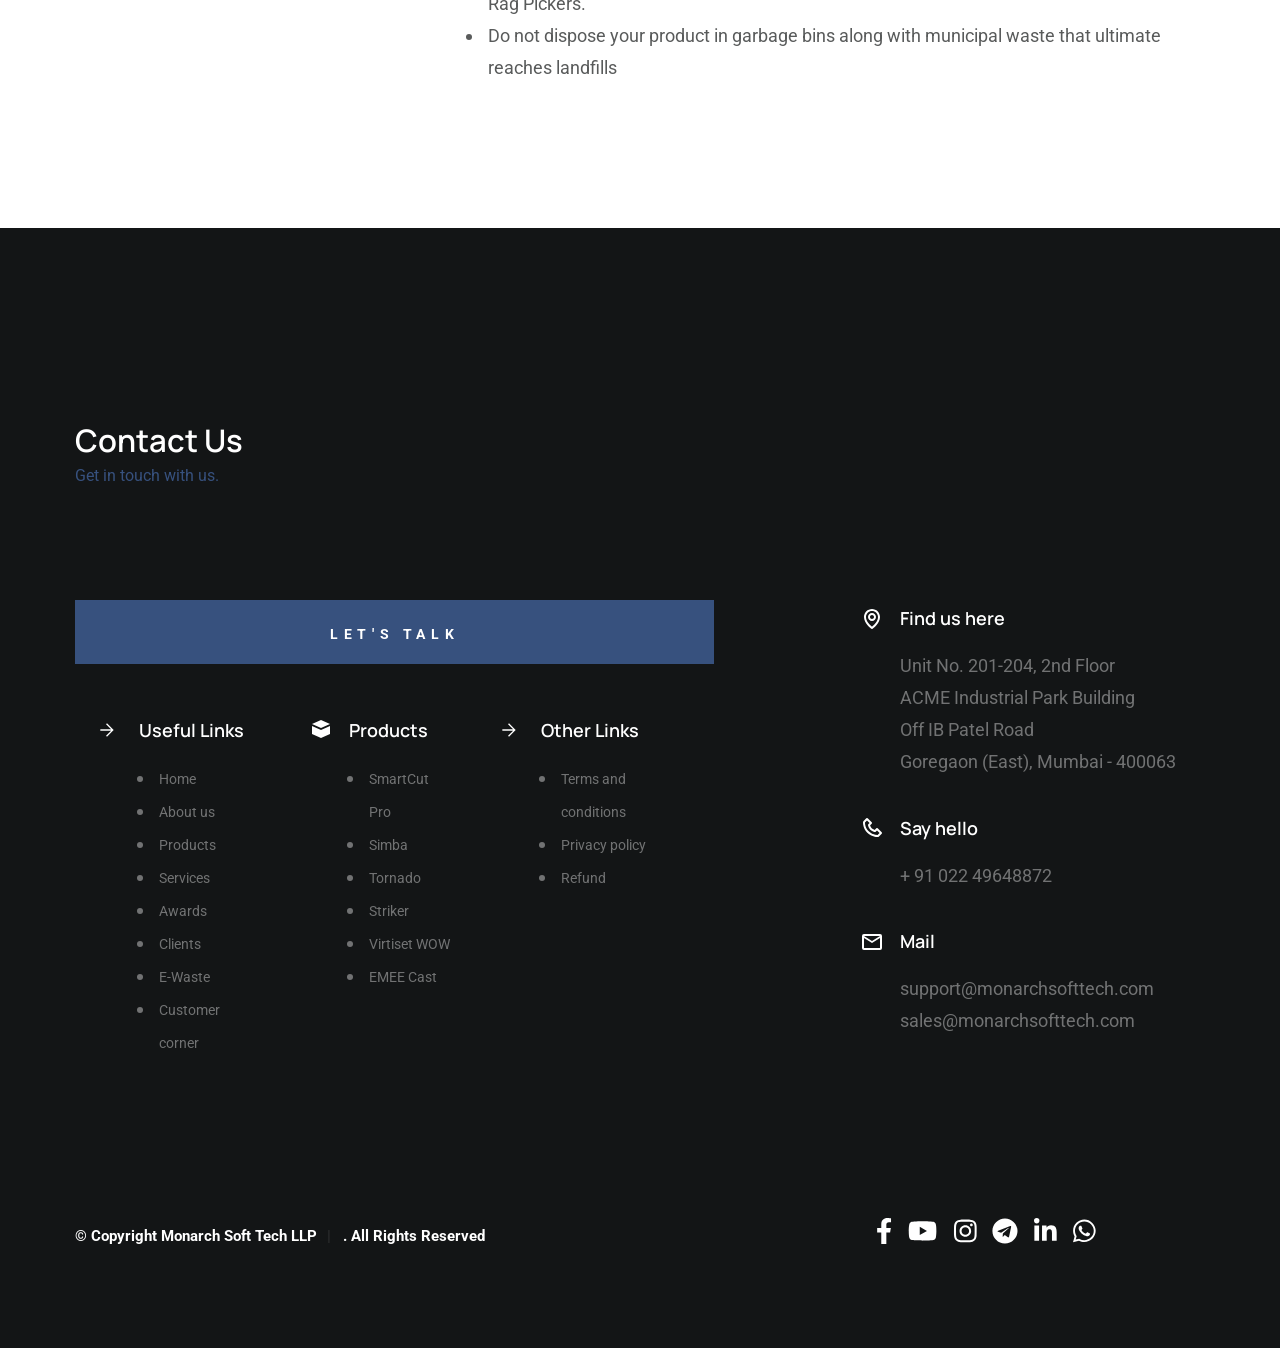
<file: dodonts.html>
<!DOCTYPE html>
<html class="no-js" lang="en">
  <head>
    <!--- basic page needs
    ================================================== -->
    <meta charset="utf-8" />
    <title>Monarch Soft Tech LLP</title>
    <meta name="description" content="" />
    <meta name="author" content="" />

    <!-- mobile specific metas
    ================================================== -->
    <meta name="viewport" content="width=device-width, initial-scale=1" />

    <!-- CSS
    ================================================== -->
    <link rel="stylesheet" href="css/styles.css" />
    <link rel="stylesheet" href="css/vendor.css" />
    <link rel="stylesheet" href="css/index.css" />
    <link rel="stylesheet" href="css/service.css" />
    <!-- script
    ================================================== -->
    <script src="js/modernizr.js"></script>
    <script defer src="js/fontawesome/all.min.js"></script>

    <!-- favicons
    ================================================== -->

    <link rel="apple-touch-icon" sizes="180x180" href="apple-touch-icon.png" />
    <link rel="icon" type="image/png" sizes="32x32" href="images/favicon.ico" />
    <link rel="icon" type="image/png" sizes="16x16" href="images/favicon.ico" />
    <link rel="manifest" href="site.webmanifest" />
  </head>

  <body id="top">
    <!-- preloader
    ================================================== -->
    <div id="preloader">
      <div id="loader"></div>
    </div>

    <!-- header
    ================================================== -->
    <div id="header"></div>
    <!-- end s-header -->

    <!-- home
    ================================================== -->
    <section
      id="home"
      class="s-home target-section"
      data-parallax="scroll"
      data-image-src="images/indexbg.jpg"
      data-natural-width="3000"
      data-natural-height="2000"
    >
      <div class="s-home__content">
        <div class="s-home__slider">
          <div class="s-home__slide s-home__slide--1">
            <div class="row">
              <div class="column large-12 s-home__slide-text">
                <h2>Better Solutions For Your Business</h2>
                <p>
                  One stop solution to all your wedding video related solutions
                  , virtual systems for news
                </p>
              </div>
            </div>
          </div>
          <!-- end s-home__slide -->

          
        </div>
        <!-- end s-home__slider -->
      </div>
      <!-- end s-home__content -->

      <div class="s-home__nav-arrows">
        
      </div>
      <!-- end s-home__nav-arrows -->

      <div class="s-home__line"></div>
    </section>

    <section class="s-about target-section">
      <div class="row section-head">
        <div class="column large-3 medium-12" data-aos="fade-up">
          <h2>DO'S</h2>
        </div>

        <div class="column large-8 medium-12 align-x-right" data-aos="fade-up">
          <ul>
            <li>Always look for information on the catalogue with your product for end-of life equipment handling.</li>
            <li>Ensure that only Authorized Recyclers repair and handle your electronic products.</li>
            <li>Always call our E-waste Authorized Collection centers / points to dispose products that have reached end-of life.</li>
            <li>Always drop your used electronic products batteries or any accessories when they reach the end of their life at your nearest Authorized E-waste Collection Centers point.</li>
            <li>Always disconnect the battery from product and ensure any glass surface is protected against breakage.</li>
            
          </ul>
        </div>
      </div>
      <!-- end section-head -->
      <div class="row section-head">
        <div class="column large-3 medium-12" data-aos="fade-up">
          <h2>DON'TS</h2>
        </div>

        <div class="column large-8 medium-12 align-x-right" data-aos="fade-up">
          <ul>
            <li>Do not dismantle your electronic products on your own.</li>
            <li>Do not throw electronics in bins having Do not Dispose” sign.</li>
            <li>Do not give e-waste to informal (Kabbadi) and unorganized sectors like Local Scrap Dealer Rag Pickers.</li>
            <li>Do not dispose your product in garbage bins along with municipal waste that ultimate reaches landfills</li>
            
          </ul>
        </div>
      </div>
      
    </section>
    <div id="footer"></div>
    <!-- end s-home -->
    <script src="js/common.js"></script>
    <script src="js/jquery-3.2.1.min.js"></script>
    <script src="js/plugins.js"></script>
    <script src="js/main.js"></script>
    <script src="js/index.js"></script>
  </body>
</html>
</file>
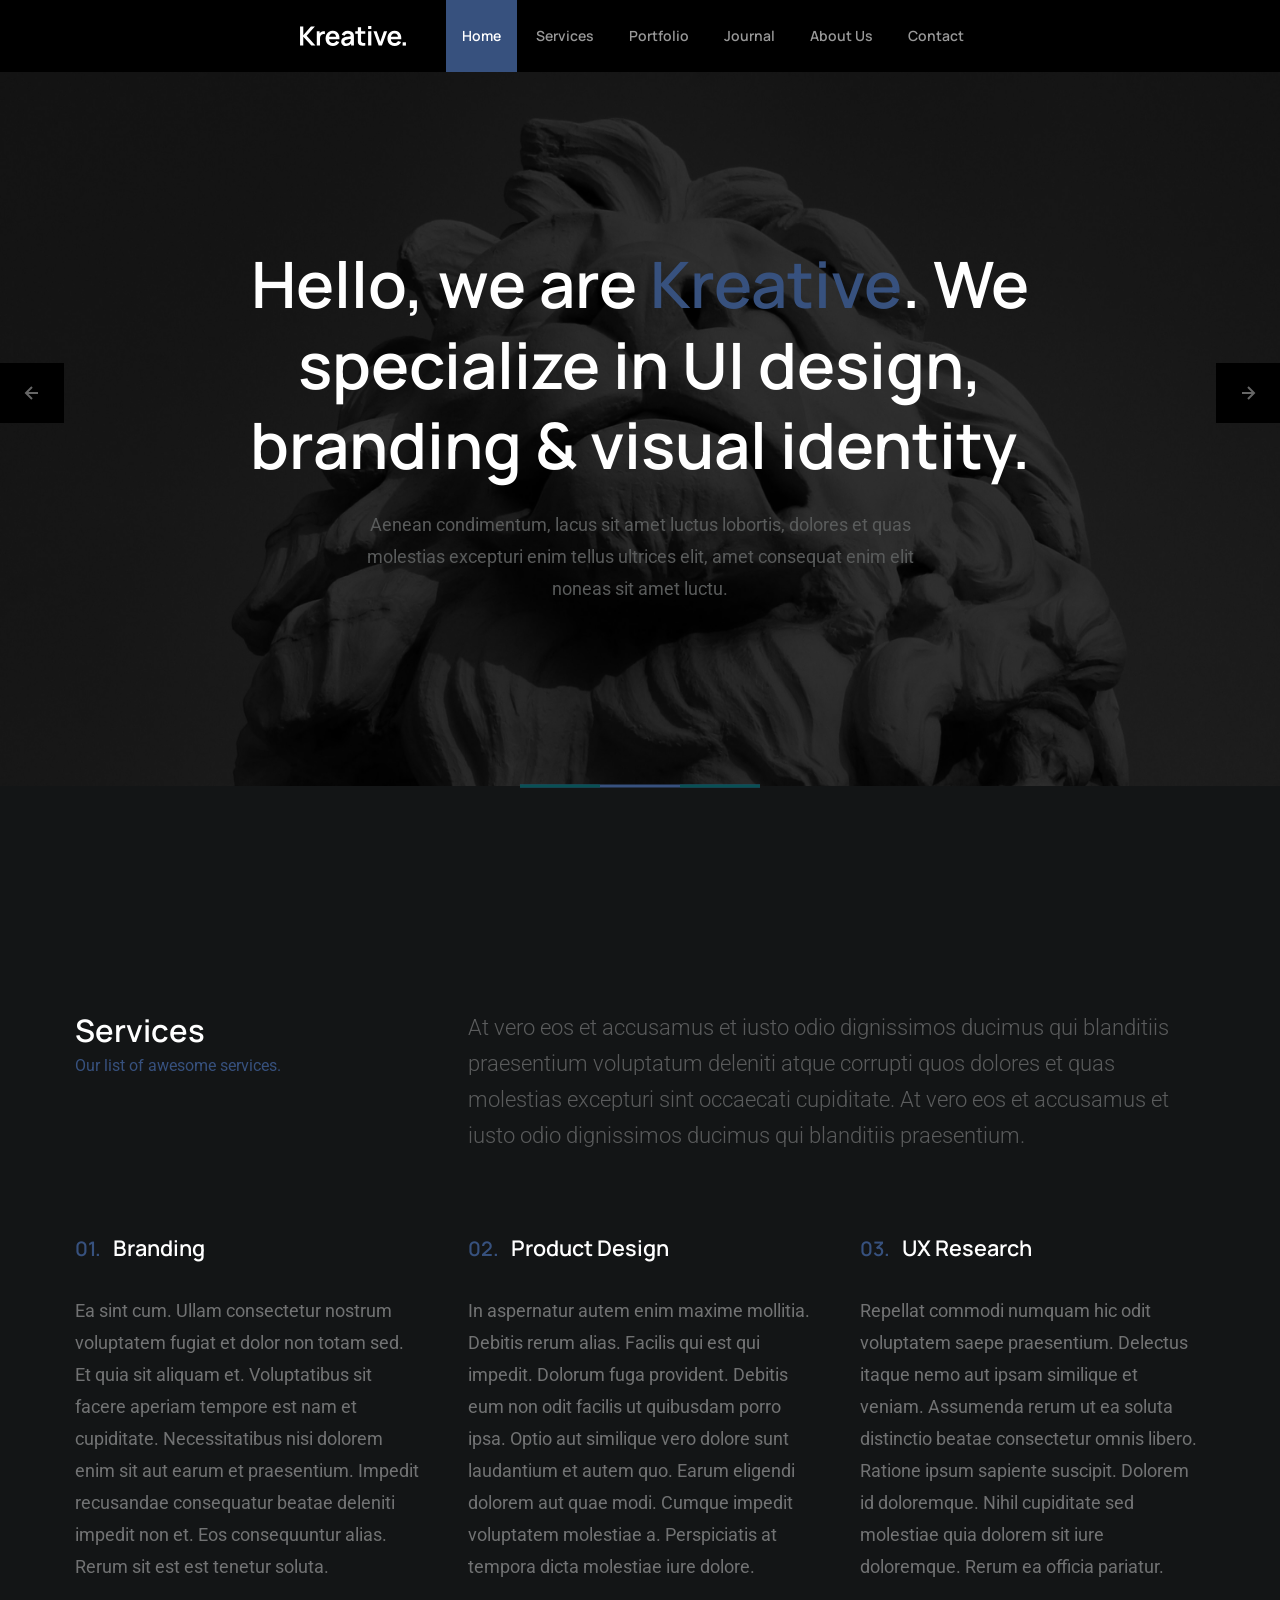
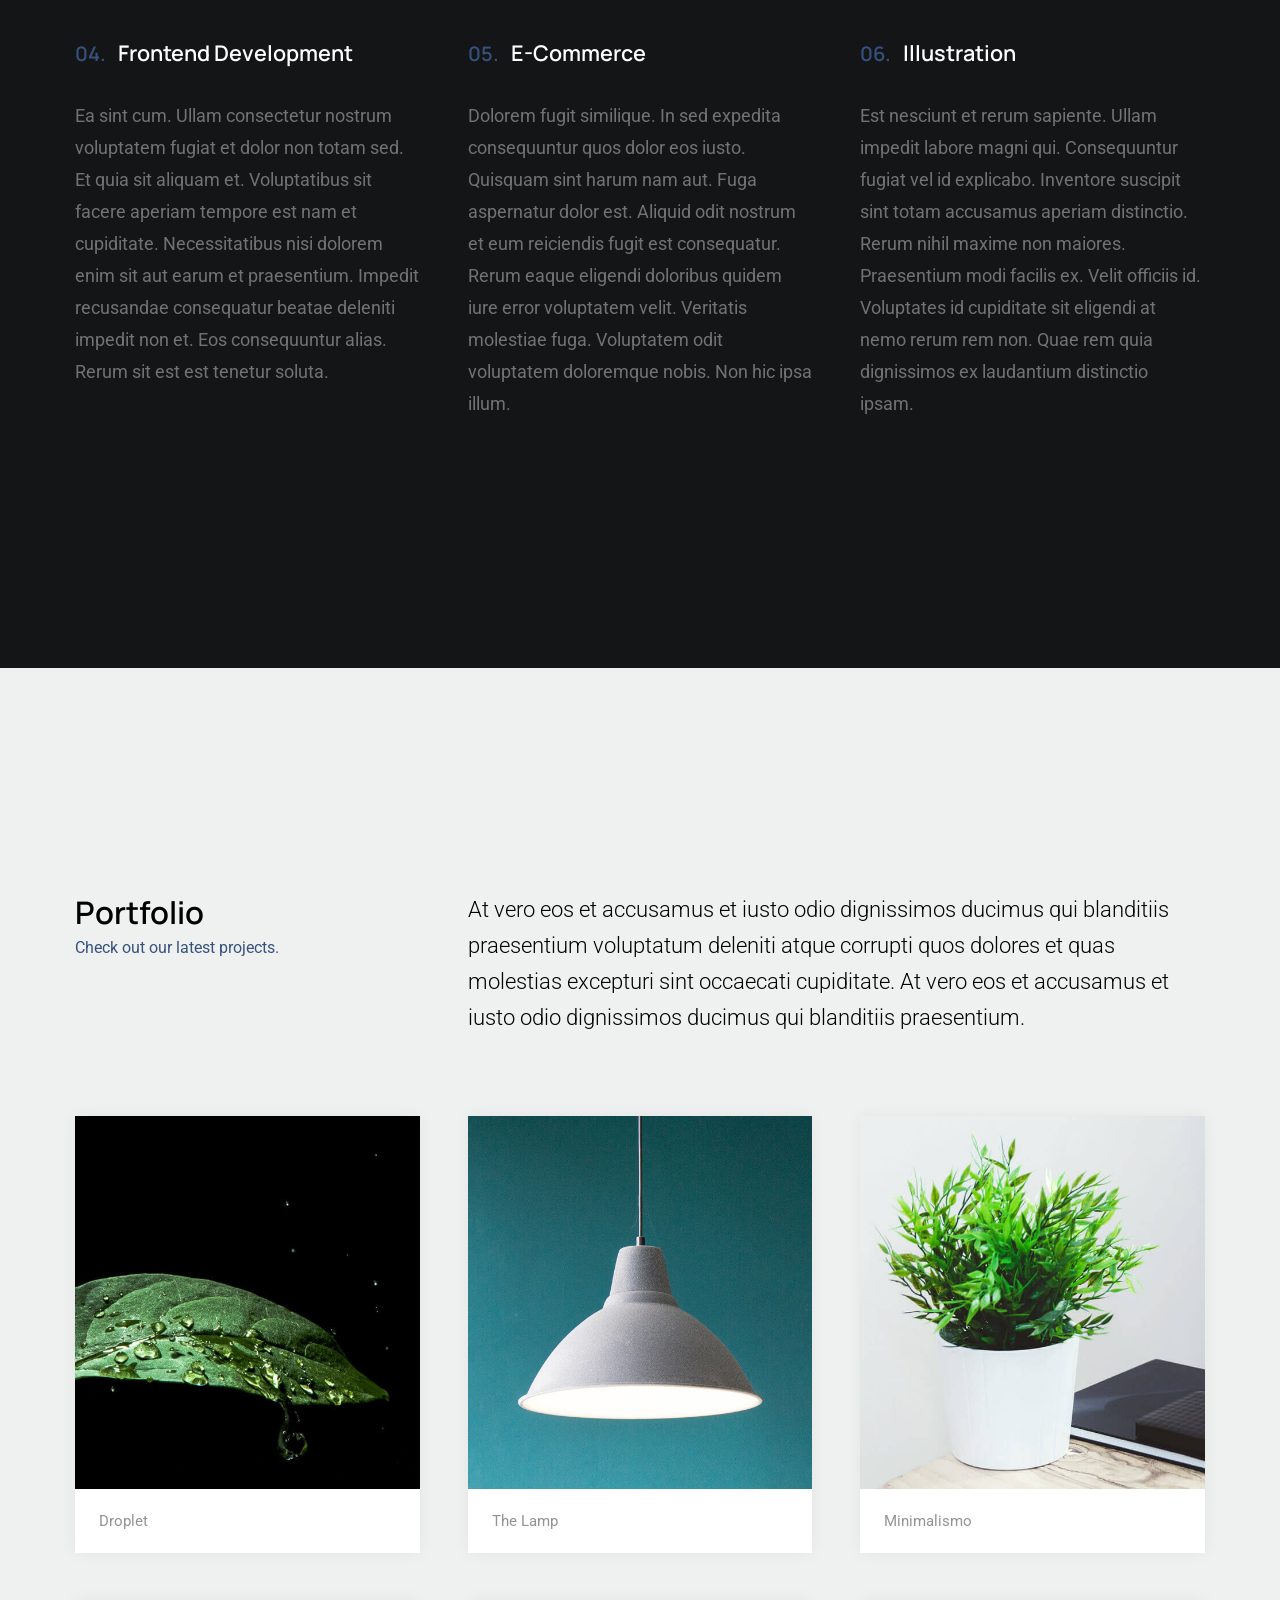
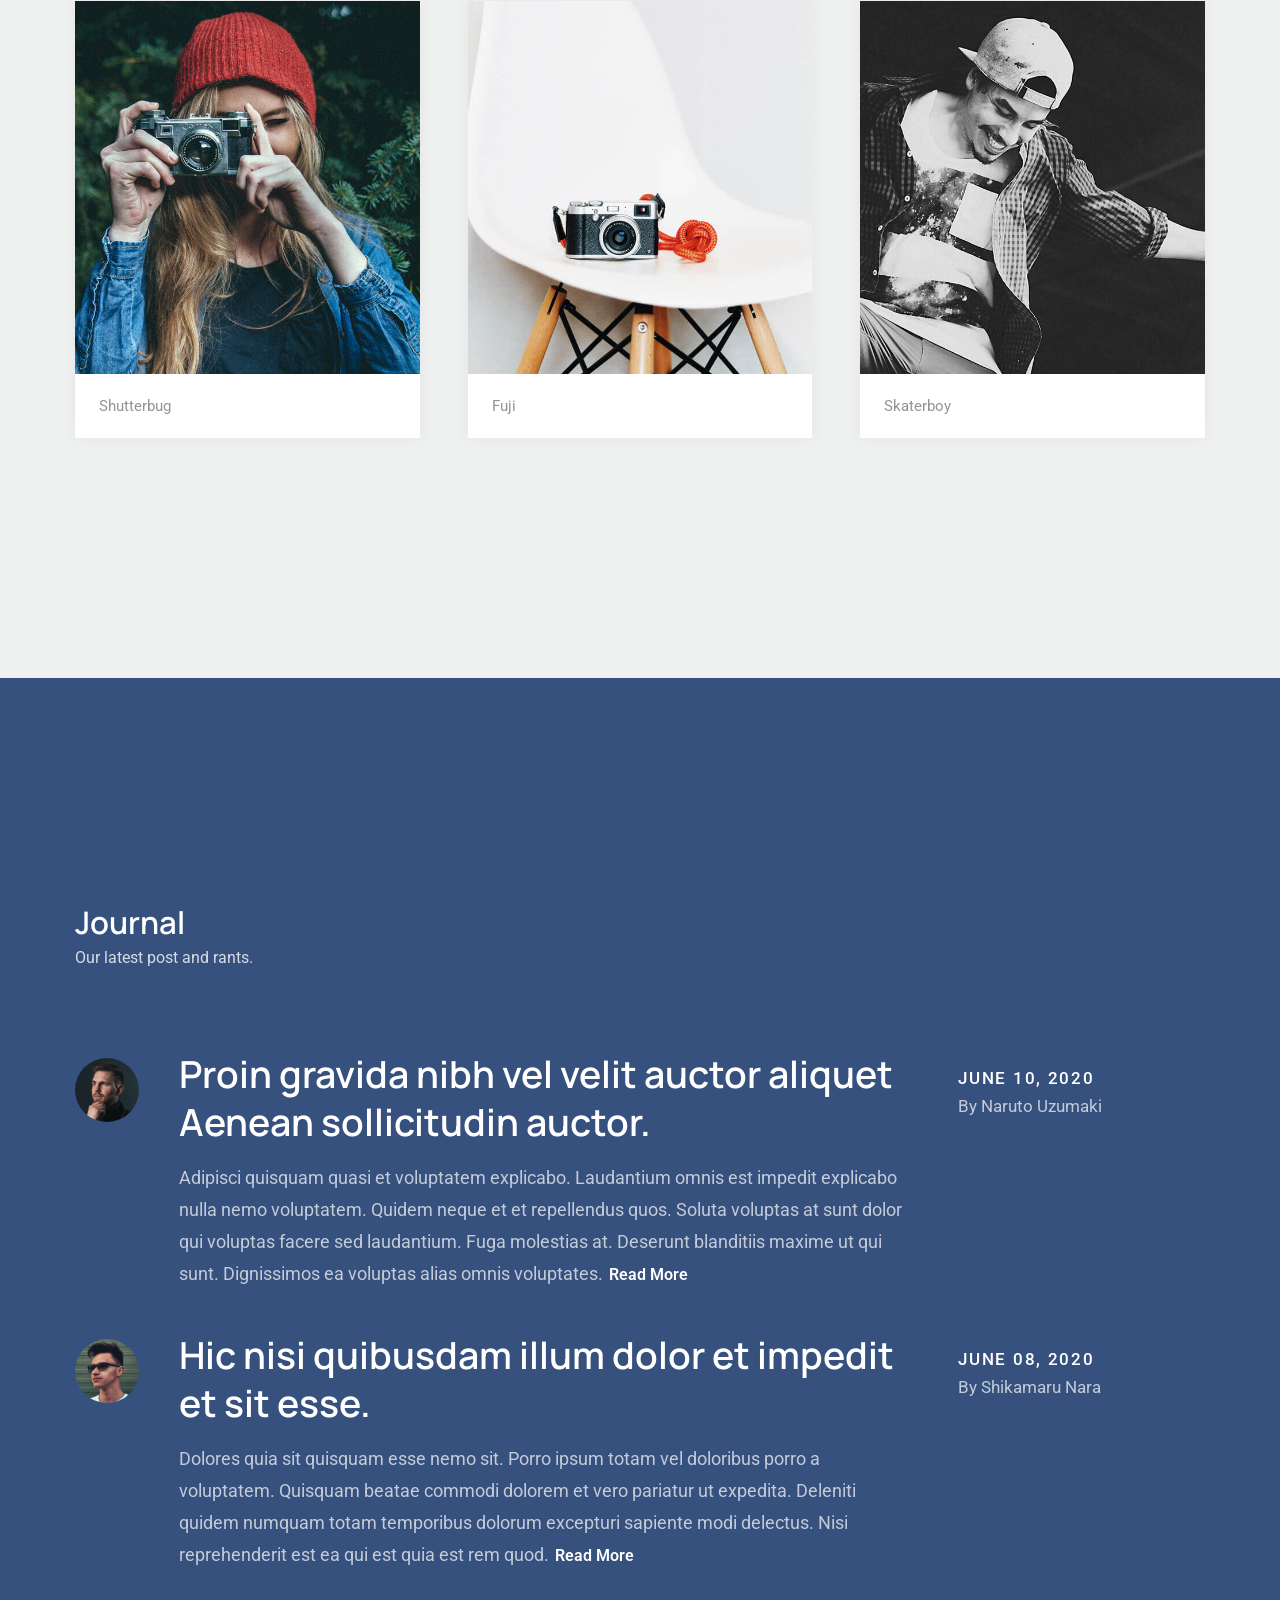
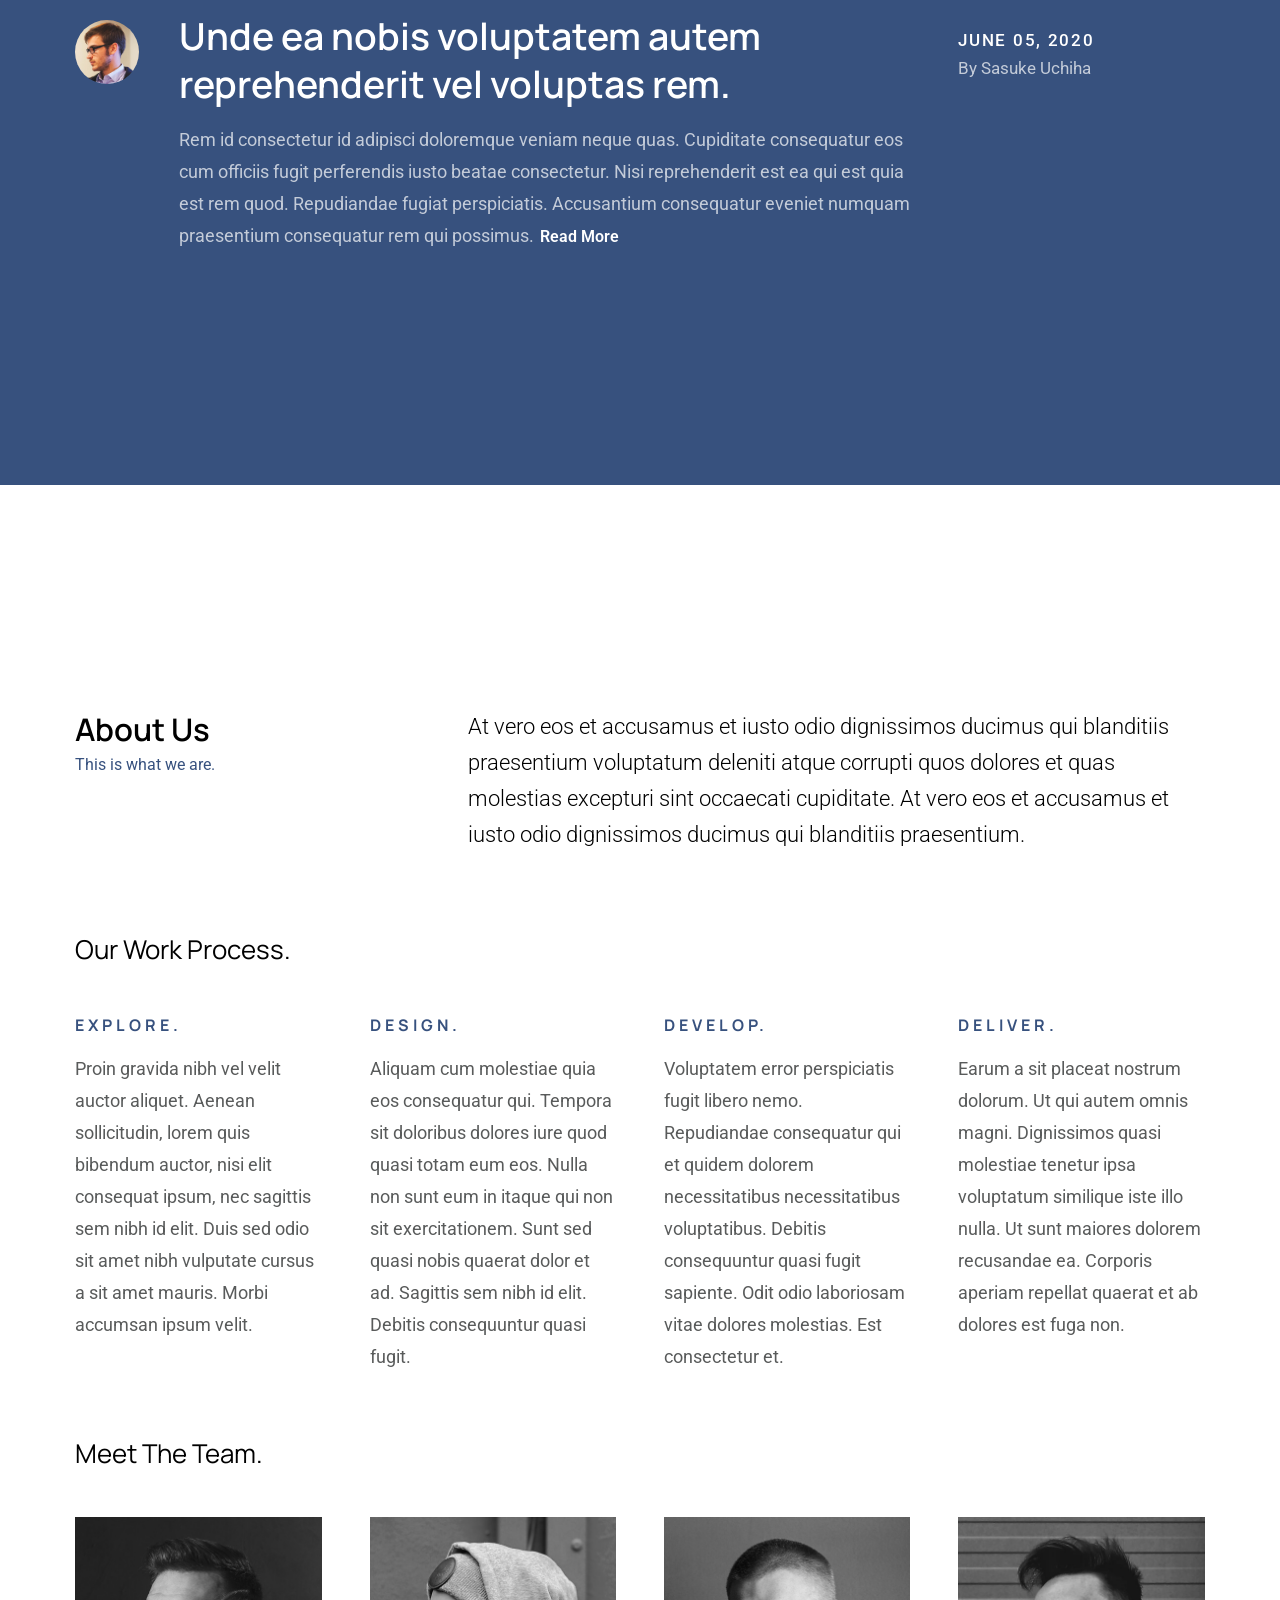
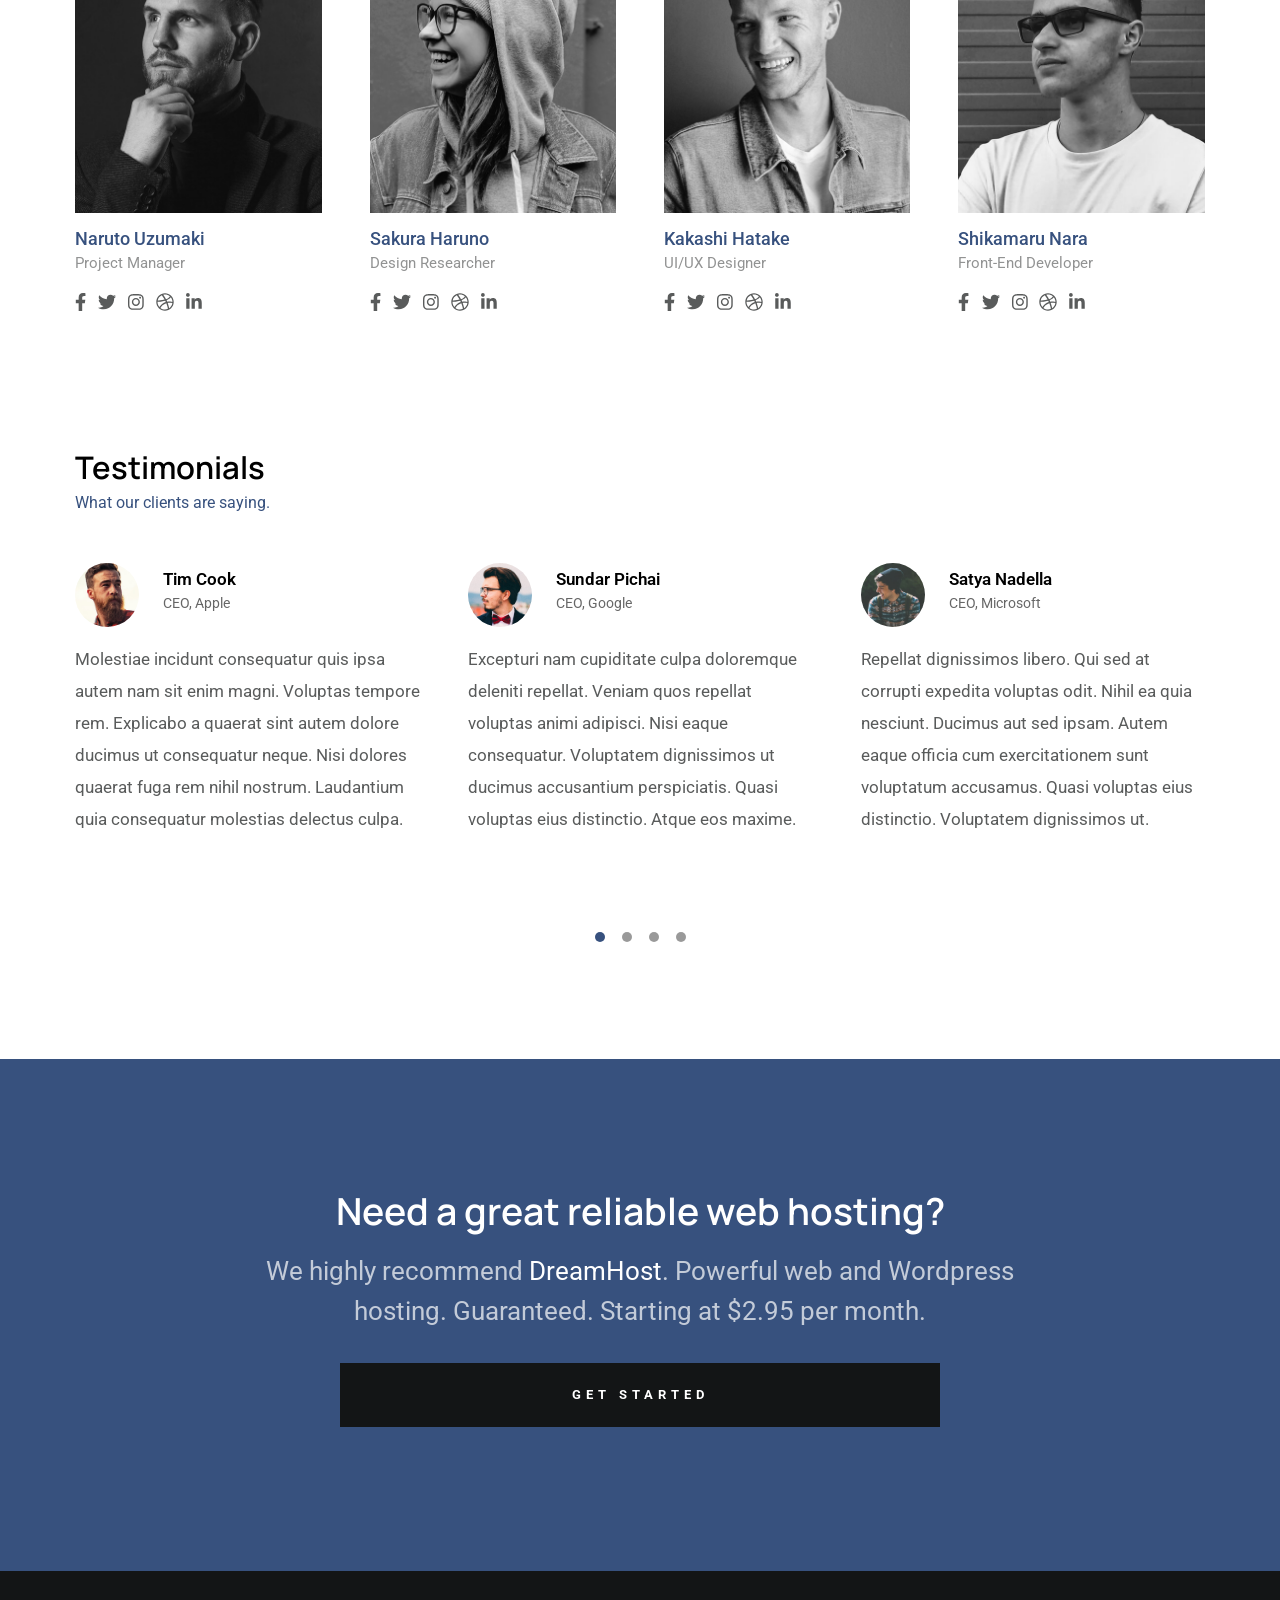
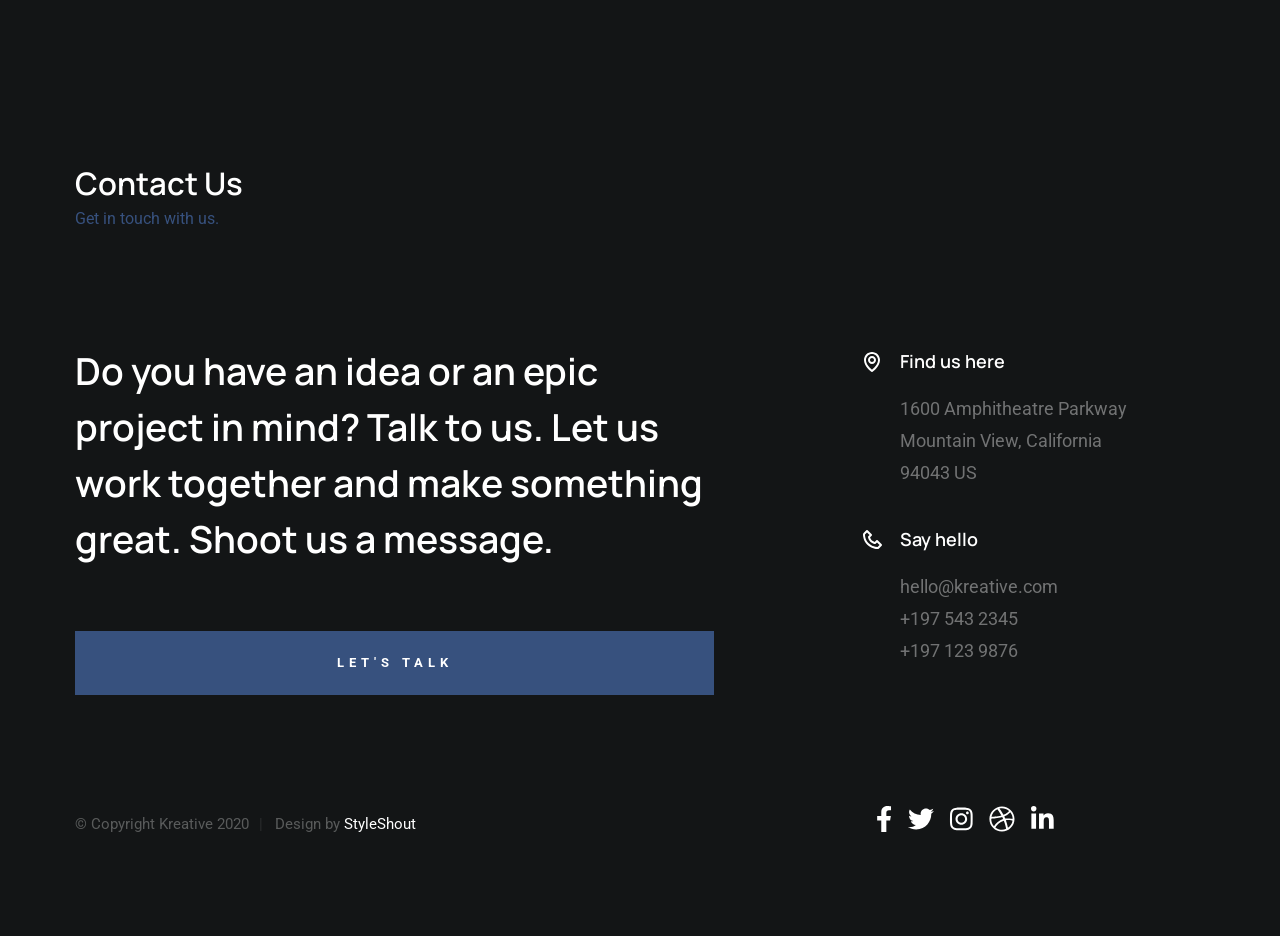
<file: oldindex.html>
<!DOCTYPE html>
<html class="no-js" lang="en">
<head>

    <!--- basic page needs
    ================================================== -->
    <meta charset="utf-8">
    <title>Kreative</title>
    <meta name="description" content="">
    <meta name="author" content="">

    <!-- mobile specific metas
    ================================================== -->
    <meta name="viewport" content="width=device-width, initial-scale=1">

    <!-- CSS
    ================================================== -->
    <link rel="stylesheet" href="css/styles.css">
    <link rel="stylesheet" href="css/vendor.css">

    <!-- script
    ================================================== -->
    <script src="js/modernizr.js"></script>
    <script defer src="js/fontawesome/all.min.js"></script>

    <!-- favicons
    ================================================== -->
    <link rel="apple-touch-icon" sizes="180x180" href="apple-touch-icon.png">
    <link rel="icon" type="image/png" sizes="32x32" href="favicon-32x32.png">
    <link rel="icon" type="image/png" sizes="16x16" href="favicon-16x16.png">
    <link rel="manifest" href="site.webmanifest">

</head>

<body id="top">


    <!-- preloader
    ================================================== -->
    <div id="preloader">
        <div id="loader"></div>
    </div>


    <!-- header
    ================================================== -->
    <header class="s-header">
        <div class="row">

            <div class="s-header__logo">
                <a href="index.html">
                    <img src="images/logo.svg" alt="Homepage">
                </a>
            </div>

            <nav class="s-header__nav">
                <ul>
                    <li class="current"><a class="smoothscroll" href="#home">Home</a></li>
                    <li><a class="smoothscroll" href="#services">Services</a></li>
                    <li><a class="smoothscroll" href="#portfolio">Portfolio</a></li>
                    <li><a class="smoothscroll" href="#blog">Journal</a></li>
                    <li><a class="smoothscroll" href="#about">About Us</a></li>
                    <li><a class="smoothscroll" href="#contact">Contact</a></li>
                </ul>
            </nav>

            <a class="s-header__menu-toggle" href="#0" title="Menu">
                <span class="s-header__menu-icon"></span>
            </a>

        </div> <!-- end row -->
    </header> <!-- end s-header -->


    <!-- home
    ================================================== -->
    <section id="home" class="s-home target-section" data-parallax="scroll" data-image-src="images/hero-bg.jpg" data-natural-width="3000" data-natural-height="2000">

        <div class="s-home__content">

            <div class="s-home__slider">

                <div class="s-home__slide s-home__slide--1">
                    <div class="row">
                        <div class="column large-12 s-home__slide-text">
                            <h2>
                            Hello, we are <span>Kreative</span>.
                            We specialize in UI design, branding & visual identity.
                            </h2>
                            <p>
                            Aenean condimentum, lacus sit amet luctus lobortis, 
                            dolores et quas molestias excepturi enim tellus ultrices 
                            elit, amet consequat enim elit noneas sit amet luctu.
                            </p>
                        </div>
                    </div>
                </div> <!-- end s-home__slide -->

                <div class="s-home__slide s-home__slide--2">
                    <div class="row">
                        <div class="column large-12 s-home__slider-text">
                            <h2>
                            See some of <a href="#portfolio" title="">our works</a> or 
                            <a href="#contact" title="">get in
                            touch</a> to discuss how we could help you.
                            </h2>
                            <p>
                            Expedita tempora nostrum. Quidem sit consequatur. Inventore 
                            aut ut necessitatibus. Corporis suscipit quis consequatur aut 
                            aliquid vitae et architecto nam.
                            </p>
                        </div>
                    </div>
                </div> <!-- end s-home__slide -->

            </div> <!-- end s-home__slider -->

        </div> <!-- end s-home__content -->

        <div class="s-home__nav-arrows">
            <div class="s-home__arrow-prev">
                <svg xmlns="http://www.w3.org/2000/svg" width="24" height="24" viewBox="0 0 24 24"><path d="M12.707 17.293L8.414 13H18v-2H8.414l4.293-4.293-1.414-1.414L4.586 12l6.707 6.707z"/></svg>
            </div>
            <div class="s-home__arrow-next">
                <svg xmlns="http://www.w3.org/2000/svg" width="24" height="24" viewBox="0 0 24 24"><path d="M11.293 17.293l1.414 1.414L19.414 12l-6.707-6.707-1.414 1.414L15.586 11H6v2h9.586z"/></svg>
            </div>
        </div> <!-- end s-home__nav-arrows -->

        <div class="s-home__line"></div>

    </section> <!-- end s-home -->


    <!-- services
    ================================================== -->
    <section id="services" class="s-services target-section s-dark">

        <div class="row section-head">
            <div class="column large-3 medium-12" data-aos="fade-up">
                <h2>Services</h2>
                <p class="desc">Our list of awesome services.</p>
            </div>

            <div class="column large-8 medium-12 align-x-right" data-aos="fade-up">
                <p class="lead">
                At vero eos et accusamus et iusto odio dignissimos ducimus qui blanditiis 
                praesentium voluptatum deleniti atque corrupti quos dolores et quas molestias 
                excepturi sint occaecati cupiditate. At vero eos et accusamus et iusto odio 
                dignissimos ducimus qui blanditiis praesentium.
                </p>
            </div>
        </div> <!-- end section-head -->

        <div class="row block-large-1-3 block-medium-1-2 block-tab-full services-list">

            <div class="column services-item" data-aos="fade-up">
                <h5>Branding</h5>
                <p>
                Ea sint cum. Ullam consectetur nostrum 
                voluptatem fugiat et dolor non totam sed. Et quia sit aliquam et.
                Voluptatibus sit facere aperiam tempore est nam et cupiditate. Necessitatibus 
                nisi dolorem enim sit aut earum et praesentium. Impedit recusandae consequatur 
                beatae deleniti impedit non et. Eos consequuntur alias. Rerum sit est est 
                tenetur soluta.
                </p>
            </div> <!-- end services-item -->

            <div class="column services-item" data-aos="fade-up">
                <h5>Product Design</h5>
                <p>
                In aspernatur autem enim maxime mollitia. Debitis rerum alias. Facilis qui est qui 
                impedit. Dolorum fuga provident. Debitis eum non odit facilis ut quibusdam porro 
                ipsa. Optio aut similique vero dolore sunt laudantium et autem quo. Earum eligendi dolorem 
                aut quae modi. Cumque impedit voluptatem molestiae a. Perspiciatis at tempora 
                dicta molestiae iure dolore.
                </p>
            </div> <!-- end services-item -->

            <div class="column services-item" data-aos="fade-up">
                <h5>UX Research</h5>
                <p>
                Repellat commodi numquam hic odit voluptatem saepe praesentium. Delectus itaque nemo 
                aut ipsam similique et veniam. Assumenda rerum ut ea soluta distinctio beatae consectetur 
                omnis libero. Ratione ipsum sapiente suscipit. Dolorem id doloremque. Nihil cupiditate 
                sed molestiae quia dolorem sit iure doloremque. Rerum ea officia pariatur. 
                </p>
            </div> <!-- end services-item -->

            <div class="column services-item" data-aos="fade-up">
                <h5>Frontend Development</h5>
                <p>
                Ea sint cum. Ullam consectetur nostrum 
                voluptatem fugiat et dolor non totam sed. Et quia sit aliquam et.
                Voluptatibus sit facere aperiam tempore est nam et cupiditate. Necessitatibus 
                nisi dolorem enim sit aut earum et praesentium. Impedit recusandae consequatur 
                beatae deleniti impedit non et. Eos consequuntur alias. Rerum sit est est 
                tenetur soluta.
                </p>
            </div> <!-- end services-item -->

            <div class="column services-item" data-aos="fade-up">
                <h5>E-Commerce</h5>
                <p>
                Dolorem fugit similique. In sed expedita consequuntur quos dolor eos iusto. Quisquam sint harum nam aut.
                Fuga aspernatur dolor est. Aliquid odit nostrum et eum reiciendis fugit est consequatur. Rerum eaque 
                eligendi doloribus quidem iure error voluptatem velit. Veritatis molestiae fuga. Voluptatem 
                odit voluptatem doloremque nobis. Non hic ipsa illum.
                </p>
            </div> <!-- end services-item -->

            <div class="column services-item" data-aos="fade-up">
                <h5>Illustration</h5>
                <p>
                Est nesciunt et rerum sapiente. Ullam impedit labore magni qui. Consequuntur fugiat vel id explicabo. 
                Inventore suscipit sint totam accusamus aperiam distinctio. Rerum nihil maxime non maiores. Praesentium modi facilis ex.
                Velit officiis id. Voluptates id cupiditate sit eligendi at nemo rerum rem non. Quae rem quia dignissimos ex 
                laudantium distinctio ipsam. 
                </p>
            </div> <!-- end services-item -->

        </div> <!-- end services-list -->

    </section> <!-- end s-services -->


    <!-- portfolio
    ================================================== -->
    <section id="portfolio" class="s-portfolio target-section">

        <div class="row section-head">
            <div class="column large-3 medium-12" data-aos="fade-up">
                <h2>Portfolio</h2>
                <p class="desc">Check out our latest projects.</p>
            </div>

            <div class="column large-8 medium-12 align-x-right" data-aos="fade-up">
                <p class="lead">
                At vero eos et accusamus et iusto odio dignissimos ducimus qui blanditiis 
                praesentium voluptatum deleniti atque corrupti quos dolores et quas molestias 
                excepturi sint occaecati cupiditate. At vero eos et accusamus et iusto odio 
                dignissimos ducimus qui blanditiis praesentium.
                </p>
            </div>
        </div> <!-- end section-head -->

        <div class="row block-large-1-3 block-medium-1-2 block-mob-full folio-list">

            <div class="column folio-item" data-aos="fade-up">
                <a href="#modal-01" class="folio-item__thumb" data-lity>
                    <img src="images/portfolio/droplet.jpg" 
                         srcset="images/portfolio/droplet.jpg 1x, 
                                 images/portfolio/droplet@2x.jpg 2x" alt="">
                    <span class="folio-item__text">
                        Droplet
                    </span>
                </a>
            </div> <!-- end folio-item -->

            <div class="column folio-item" data-aos="fade-up">
                <a href="#modal-02" class="folio-item__thumb" data-lity>
                    <img src="images/portfolio/lamp.jpg" 
                         srcset="images/portfolio/lamp.jpg 1x, 
                                 images/portfolio/lamp@2x.jpg 2x" alt="">
                    <span class="folio-item__text">
                        The Lamp
                    </span>
                </a>
            </div> <!-- end folio-item -->

            <div class="column folio-item" data-aos="fade-up">
                <a href="#modal-03" class="folio-item__thumb" data-lity>
                    <img src="images/portfolio/minimalismo.jpg" 
                         srcset="images/portfolio/minimalismo.jpg 1x, 
                                 images/portfolio/minimalismo@2x.jpg 2x" alt="">
                    <span class="folio-item__text">
                        Minimalismo
                    </span>
                </a>
            </div> <!-- end folio-item -->

            <div class="column folio-item" data-aos="fade-up">
                <a href="#modal-04" class="folio-item__thumb" data-lity>
                    <img src="images/portfolio/shutterbug.jpg" 
                         srcset="images/portfolio/shutterbug.jpg 1x, 
                                 images/portfolio/shutterbug@2x.jpg 2x" alt="">
                    <span class="folio-item__text">
                        Shutterbug
                    </span>
                </a>
            </div> <!-- end folio-item -->

            <div class="column folio-item" data-aos="fade-up">
                <a href="#modal-05" class="folio-item__thumb" data-lity>
                    <img src="images/portfolio/fuji.jpg" 
                         srcset="images/portfolio/fuji.jpg 1x, 
                                 images/portfolio/fuji@2x.jpg 2x" alt="">
                    <span class="folio-item__text">
                        Fuji
                    </span>
                </a>
            </div> <!-- end folio-item -->

            <div class="column folio-item" data-aos="fade-up">
                <a href="#modal-06" class="folio-item__thumb" data-lity>
                    <img src="images/portfolio/skaterboy.jpg" 
                         srcset="images/portfolio/skaterboy.jpg 1x, 
                                 images/portfolio/skaterboy@2x.jpg 2x" alt="">
                    <span class="folio-item__text">
                        Skaterboy
                    </span>
                </a>
            </div> <!-- end folio-item -->

        </div> <!-- end folio-list -->


        <!-- Modal Popup
        =========================================================== -->
        <div id="modal-01" class="modal-popup lity-hide">

            <img src="images/portfolio/gallery/g-droplet.jpg" alt="" />

            <div class="modal-popup__desc">
                <h5>Droplet</h5>
                <p>Odio soluta enim quos sit asperiores rerum rerum repudiandae cum. Vel voluptatem alias qui assumenda iure et expedita voluptatem. Ratione officiis quae.</p>
                <ul class="modal-popup__cat">
                    <li>Branding</li>
                    <li>Product Design</li>
                </ul>
            </div>

            <a href="https://www.behance.net/" class="modal-popup__details">Project link</a>

        </div> <!-- end modal-01 -->

        <div id="modal-02" class="modal-popup lity-hide">

            <img src="images/portfolio/gallery/g-lamp.jpg" alt="" />

            <div class="modal-popup__desc">
                <h5>The Lamp</h5>
                <p>Proin gravida nibh vel velit auctor aliquet. Aenean sollicitudin, lorem quis bibendum auctor, nisi elit consequat ipsum, nec sagittis sem nibh id elit.</p>
                <ul class="modal-popup__cat">
                    <li>Branding</li>
                </ul>
            </div>

            <a href="https://www.behance.net/" class="modal-popup__details">Project link</a>

        </div><!-- end modal-02 -->

        <div id="modal-03" class="modal-popup lity-hide">

            <img src="images/portfolio/gallery/g-minimalismo.jpg" alt="" />

            <div class="modal-popup__desc">
                <h5>Minimalismo</h5>
                <p>Exercitationem reprehenderit quod explicabo consequatur aliquid ut magni ut. Deleniti quo corrupti illum velit eveniet ratione necessitatibus ipsam mollitia.</p>
                <ul class="modal-popup__cat">
                    <li>Product Design</li>
                </ul>
            </div>

            <a href="https://www.behance.net/" class="modal-popup__details">Project link</a>

        </div><!-- end modal-03 -->

        <div id="modal-04" class="modal-popup lity-hide">

            <img src="images/portfolio/gallery/g-shutterbug.jpg" alt="" />

            <div class="modal-popup__desc">
                <h5>Shutterbug</h5>
                <p>Dolores velit qui quos nobis. Aliquam delectus voluptas quos possimus non voluptatem voluptas voluptas. Est doloribus eligendi porro doloribus voluptatum.</p>
                <ul class="modal-popup__cat">
                    <li>E-Commerce</li>
                </ul>
            </div>

            <a href="https://www.behance.net/" class="modal-popup__details">Project link</a>

        </div><!-- end modal-04 -->

        <div id="modal-05" class="modal-popup lity-hide">

            <img src="images/portfolio/gallery/g-fuji.jpg" alt="" />

            <div class="modal-popup__desc">
                <h5>Fuji</h5>
                <p>Proin gravida nibh vel velit auctor aliquet. Aenean sollicitudin, lorem quis bibendum auctor, nisi elit consequat ipsum, nec sagittis sem nibh id elit.</p>
                <ul class="modal-popup__cat">
                    <li>Product Design</li>
                </ul>
            </div>

            <a href="https://www.behance.net/" class="modal-popup__details">Project link</a>

        </div><!-- end modal-05 -->

        <div id="modal-06" class="modal-popup lity-hide">

            <img src="images/portfolio/gallery/g-skaterboy.jpg" alt="" />

            <div class="modal-popup__desc">
                <h5>Skaterboy</h5>
                <p>Quisquam vel libero consequuntur autem voluptas. Qui aut vero. Omnis fugit mollitia cupiditate voluptas. Aenean sollicitudin, lorem quis bibendum auctor.</p>
                <ul class="modal-popup__cat">
                    <li>Branding</li>
                    <li>Product Design</li>
                </ul>
            </div>

            <a href="https://www.behance.net/" class="modal-popup__details">Project link</a>

        </div><!-- end modal-06 -->

    </section> <!-- end s-portfolio -->


    <!-- blog
    ================================================== -->
    <section id="blog" class="s-blog target-section s-dark">

        <div class="row section-head">
            <div class="column large-3 medium-12" data-aos="fade-up">
                <h2>Journal</h2>
                <p class="desc">Our latest post and rants.</p>
            </div>
        </div> <!-- end section-head -->

        <!-- Blog Entries -->
        <div class="blog-entries">

            <article class="blog-entry" data-aos="fade-up">

                <div class="row blog-entry__header">
                    <div class="blog-entry__avatar">
                        <img src="images/avatars/user-06.jpg" alt="Naruto Uzumaki" />
                    </div>

                    <div class="column large-9 w-1000-stack blog-entry__title">
                        <h3 class="h2"><a href="blog-single.html">Proin gravida nibh vel velit auctor aliquet Aenean sollicitudin auctor.</a></h3>
                    </div>

                    <div class="column large-3 w-1000-stack blog-entry__meta">
                        <span class="blog-entry__date">June 10, 2020</span>
                        <span class="blog-entry__byline">By Naruto Uzumaki</span> 
                    </div>
                </div> <!-- end blog-entry__header -->

                <div class="row">

                    <div class="column large-9 w-1000-stack blog-entry__content">
                        <p>
                        Adipisci quisquam quasi et voluptatem explicabo. Laudantium omnis est 
                        impedit explicabo nulla nemo voluptatem. Quidem neque et et repellendus quos.
                        Soluta voluptas at sunt dolor qui voluptas facere sed laudantium. Fuga molestias at. 
                        Deserunt blanditiis maxime ut qui sunt. Dignissimos ea voluptas alias omnis voluptates.
                        <a href="blog-single.html" class="more-link">Read More</a></p>
                    </div>

                </div>

            </article> <!-- end blog-entry -->

            <article class="blog-entry" data-aos="fade-up">

                <div class="row blog-entry__header">
                    <div class="blog-entry__avatar">
                        <img src="images/avatars/user-07.jpg" alt="Shikamaru Nara" />
                    </div>

                    <div class="column large-9 w-1000-stack blog-entry__title">
                        <h3 class="h2"><a href="blog-single.html">
                            Hic nisi quibusdam illum dolor et impedit et sit esse. 
                        </a></h3>
                    </div>

                    <div class="column large-3 w-1000-stack blog-entry__meta">
                        <span class="blog-entry__date">June 08, 2020</span>
                        <span class="blog-entry__byline">By Shikamaru Nara</span> 
                    </div>
                </div> <!-- end blog-entry__header -->

                <div class="row">

                    <div class="column large-9 w-1000-stack blog-entry__content">
                        <p>
                        Dolores quia sit quisquam esse nemo sit. Porro ipsum totam vel doloribus porro a voluptatem. 
                        Quisquam beatae commodi dolorem et vero pariatur ut expedita. Deleniti quidem numquam totam 
                        temporibus dolorum excepturi sapiente modi delectus. Nisi reprehenderit est ea qui 
                        est quia est rem quod.
                        <a href="blog-single.html" class="more-link">Read More</a></p>
                    </div>

                </div>

            </article> <!-- end blog-entry -->

            <article class="blog-entry" data-aos="fade-up">

                <div class="row blog-entry__header">
                    <div class="blog-entry__avatar">
                        <img src="images/avatars/user-01.jpg" alt="Sasuke Uchiha" />
                    </div>

                    <div class="column large-9 w-1000-stack blog-entry__title">
                        <h3 class="h2"><a href="blog-single.html">
                            Unde ea nobis voluptatem autem reprehenderit vel voluptas rem. 
                        </a></h3>
                    </div>

                    <div class="column large-3 w-1000-stack blog-entry__meta">
                        <span class="blog-entry__date">June 05, 2020</span>
                        <span class="blog-entry__byline">By Sasuke Uchiha</span> 
                    </div>
                </div> <!-- end blog-entry__header -->

                <div class="row">

                    <div class="column large-9 w-1000-stack blog-entry__content">
                        <p>
                        Rem id consectetur id adipisci doloremque veniam neque quas. Cupiditate consequatur eos 
                        cum officiis fugit perferendis iusto beatae consectetur. Nisi reprehenderit est ea qui 
                        est quia est rem quod. Repudiandae fugiat perspiciatis. Accusantium consequatur eveniet 
                        numquam praesentium consequatur rem qui possimus.
                        <a href="blog-single.html" class="more-link">Read More<i class="icon-angle-right"></i></a></p>
                    </div>

                </div>

            </article> <!-- end blog-entry -->

        </div> <!-- end blog entries -->

    </section> <!-- end s-blog -->


    <!-- about
    ================================================== -->
    <section id="about" class="s-about target-section">

        <div class="row section-head">
            <div class="column large-3 medium-12" data-aos="fade-up">
                <h2>About Us</h2>
                <p class="desc">This is what we are.</p>
            </div>

            <div class="column large-8 medium-12 align-x-right" data-aos="fade-up">
                <p class="lead">
                At vero eos et accusamus et iusto odio dignissimos ducimus qui blanditiis 
                praesentium voluptatum deleniti atque corrupti quos dolores et quas molestias 
                excepturi sint occaecati cupiditate. At vero eos et accusamus et iusto odio 
                dignissimos ducimus qui blanditiis praesentium.
                </p>
            </div>
        </div> <!-- end section-head -->

        <div class="row">
            <div class="column" data-aos="fade-up">
                <h4>Our Work Process.</h4>
            </div>
        </div>

        <div class="row block-large-1-4 block-medium-1-2 block-mob-full process-block">

            <div class="column process" data-aos="fade-up">
                <h6>Explore.</h6>
    
                <p>
                Proin gravida nibh vel velit auctor aliquet. Aenean sollicitudin, lorem quis bibendum auctor,
                nisi elit consequat ipsum, nec sagittis sem nibh id elit. Duis sed odio sit amet nibh vulputate
                cursus a sit amet mauris. Morbi accumsan ipsum velit.
                </p>
            </div>
   
            <div class="column process" data-aos="fade-up">
               <h6>Design.</h6>
   
                <p>
                Aliquam cum molestiae quia eos consequatur qui. Tempora sit doloribus dolores iure quod quasi 
                totam eum eos. Nulla non sunt eum in itaque qui non sit exercitationem. Sunt sed quasi nobis 
                quaerat dolor et ad. Sagittis sem nibh id elit. Debitis consequuntur quasi fugit.
                </p>
            </div>
   
            <div class="column process" data-aos="fade-up">
                <h6>Develop.</h6>
   
                <p>
                Voluptatem error perspiciatis fugit libero nemo. Repudiandae consequatur qui et quidem dolorem 
                necessitatibus necessitatibus voluptatibus. Debitis consequuntur quasi fugit sapiente. Odit odio laboriosam 
                vitae dolores molestias. Est consectetur et.
                </p>
            </div>
   
            <div class="column process" data-aos="fade-up">
                <h6>Deliver.</h6>
    
                <p>
                Earum a sit placeat nostrum dolorum. Ut qui autem omnis magni. Dignissimos quasi molestiae tenetur ipsa 
                voluptatum similique iste illo nulla. Ut sunt maiores dolorem recusandae ea. Corporis aperiam repellat quaerat 
                et ab dolores est fuga non.
                </p>
            </div>
   
         </div> <!-- end process-block -->

         <div class="row">
            <div class="column" data-aos="fade-up">
                <h4>Meet The Team.</h4>
            </div>
        </div>

        <div class="row block-large-1-4 block-medium-1-3 block-tab-1-2 block-500-stack team-block">

            <div class="column team-member" data-aos="fade-up">
                <div class="team-member__pic">
                    <img src="images/team/team-member-01.jpg" 
                         srcset="images/team/team-member-01.jpg 1x, 
                                 images/team/team-member-01@2x.jpg 2x" alt="">
                </div>
                <div class="team-member__info">
                    <p class="team-member__name">
                        Naruto Uzumaki
                        <span>Project Manager</span>
                    </p>
                    <ul class="team-member__social">
                        <li><a href="#0"><i class="fab fa-facebook-f" aria-hidden="true"></i></a></li>
                        <li><a href="#0"><i class="fab fa-twitter" aria-hidden="true"></i></a></li>
                        <li><a href="#0"><i class="fab fa-instagram" aria-hidden="true"></i></a></li>
                        <li><a href="#0"><i class="fab fa-dribbble" aria-hidden="true"></i></a></li>
                        <li><a href="#0"><i class="fab fa-linkedin-in" aria-hidden="true"></i></a></li>
                    </ul>
                </div>
            </div>

            <div class="column team-member" data-aos="fade-up">
                <div class="team-member__pic">
                    <img src="images/team/team-member-02.jpg" 
                         srcset="images/team/team-member-02.jpg 1x, 
                                 images/team/team-member-02@2x.jpg 2x" alt="">
                </div>
                <div class="team-member__info">
                    <p class="team-member__name">
                        Sakura Haruno
                        <span>Design Researcher</span>
                    </p>
                    <ul class="team-member__social">
                        <li><a href="#0"><i class="fab fa-facebook-f" aria-hidden="true"></i></a></li>
                        <li><a href="#0"><i class="fab fa-twitter" aria-hidden="true"></i></a></li>
                        <li><a href="#0"><i class="fab fa-instagram" aria-hidden="true"></i></a></li>
                        <li><a href="#0"><i class="fab fa-dribbble" aria-hidden="true"></i></a></li>
                        <li><a href="#0"><i class="fab fa-linkedin-in" aria-hidden="true"></i></a></li>
                    </ul>
                </div>
            </div>

            <div class="column team-member" data-aos="fade-up">
                <div class="team-member__pic">
                    <img src="images/team/team-member-03.jpg" 
                         srcset="images/team/team-member-03.jpg 1x, 
                                 images/team/team-member-03@2x.jpg 2x" alt="">
                </div>
                <div class="team-member__info">
                    <p class="team-member__name">
                        Kakashi Hatake
                        <span>UI/UX Designer</span>
                    </p>
                    <ul class="team-member__social">
                        <li><a href="#0"><i class="fab fa-facebook-f" aria-hidden="true"></i></a></li>
                        <li><a href="#0"><i class="fab fa-twitter" aria-hidden="true"></i></a></li>
                        <li><a href="#0"><i class="fab fa-instagram" aria-hidden="true"></i></a></li>
                        <li><a href="#0"><i class="fab fa-dribbble" aria-hidden="true"></i></a></li>
                        <li><a href="#0"><i class="fab fa-linkedin-in" aria-hidden="true"></i></a></li>
                    </ul>
                </div>
            </div>

            <div class="column team-member" data-aos="fade-up">
                <div class="team-member__pic">
                    <img src="images/team/team-member-04.jpg" 
                         srcset="images/team/team-member-04.jpg 1x, 
                                 images/team/team-member-04@2x.jpg 2x" alt="">
                </div>
                <div class="team-member__info">
                    <p class="team-member__name">
                        Shikamaru Nara
                        <span>Front-End Developer</span>
                    </p>
                    <ul class="team-member__social">
                        <li><a href="#0"><i class="fab fa-facebook-f" aria-hidden="true"></i></a></li>
                        <li><a href="#0"><i class="fab fa-twitter" aria-hidden="true"></i></a></li>
                        <li><a href="#0"><i class="fab fa-instagram" aria-hidden="true"></i></a></li>
                        <li><a href="#0"><i class="fab fa-dribbble" aria-hidden="true"></i></a></li>
                        <li><a href="#0"><i class="fab fa-linkedin-in" aria-hidden="true"></i></a></li>
                    </ul>
                </div>
            </div>

        </div> <!-- end team-block -->

    </section> <!-- end s-about -->


    <!-- testimonials
    ================================================== -->
    <section id="testimonials" class="s-testimonials">

        <div class="row section-head">
            <div class="column large-3 medium-12" data-aos="fade-up">
                <h2>Testimonials</h2>
                <p class="desc">What our clients are saying.</p>
            </div>

        </div> <!-- end section-head -->

        <div class="row collapse">

            <div class="column testimonial-slider-outer">

                <div class="testimonial-slider" data-aos="fade-up">

                    <div class="testimonial-slider__slide">
                        <div class="testimonial-slider__author">
                            <img src="images/avatars/user-02.jpg" alt="Author image" class="testimonial-slider__avatar">
                            <cite class="testimonial-slider__cite">
                                <strong>Tim Cook</strong>
                                <span>CEO, Apple</span>
                            </cite>
                        </div>
                        <p>
                        Molestiae incidunt consequatur quis ipsa autem nam sit enim magni. Voluptas tempore rem. 
                        Explicabo a quaerat sint autem dolore ducimus ut consequatur neque.  Nisi dolores quaerat fuga rem nihil nostrum.
                        Laudantium quia consequatur molestias delectus culpa.
                        </p>
                    </div> <!-- end testimonials__slide -->
    
                    <div class="testimonial-slider__slide">
                        <div class="testimonial-slider__author">
                            <img src="images/avatars/user-03.jpg" alt="Author image" class="testimonial-slider__avatar">
                            <cite class="testimonial-slider__cite">
                                <strong>Sundar Pichai</strong>
                                <span>CEO, Google</span>
                            </cite>
                        </div>
                        <p>
                        Excepturi nam cupiditate culpa doloremque deleniti repellat. Veniam quos repellat voluptas animi adipisci.
                        Nisi eaque consequatur. Voluptatem dignissimos ut ducimus accusantium perspiciatis.
                        Quasi voluptas eius distinctio. Atque eos maxime.
                        </p>
                    </div> <!-- end testimonials__slide -->
    
                    <div class="testimonial-slider__slide">
                        <div class="testimonial-slider__author">
                            <img src="images/avatars/user-04.jpg" alt="Author image" class="testimonial-slider__avatar">
                            <cite class="testimonial-slider__cite">
                                <strong>Satya Nadella</strong>
                                <span>CEO, Microsoft</span>
                            </cite>
                        </div>
                        <p>
                        Repellat dignissimos libero. Qui sed at corrupti expedita voluptas odit. Nihil ea quia nesciunt. Ducimus aut sed ipsam.  
                        Autem eaque officia cum exercitationem sunt voluptatum accusamus. Quasi voluptas eius distinctio.
                        Voluptatem dignissimos ut.
                        </p>
                    </div> <!-- end testimonials__slide -->
    
                    <div class="testimonial-slider__slide">
                        <div class="testimonial-slider__author">
                            <img src="images/avatars/user-05.jpg" alt="Author image" class="testimonial-slider__avatar">
                            <cite class="testimonial-slider__cite">
                                <strong>Jeff Bezos</strong>
                                <span>CEO, Amazon</span>
                            </cite>
                        </div>
                        <p>
                        Nunc interdum lacus sit amet orci. Vestibulum dapibus nunc ac augue. Fusce vel dui. In ac felis 
                        quis tortor malesuada pretium. Curabitur vestibulum aliquam leo. Qui sed at corrupti expedita voluptas odit. 
                        Nihil ea quia nesciunt. Ducimus aut sed ipsam.
                        </p>
                    </div> <!-- end testimonials__slide -->

                </div> <!-- end testimonial slider -->
                
            </div> <!-- end column -->

        </div> <!-- end row -->

    </section> <!-- end s-testimonials -->


    <!-- CTA
    ================================================== -->
    <section class="s-cta ss-dark">

        <div class="row heading-block heading-block--center" data-aos="fade-up">
            <div class="column">
                <h2 class="section-desc">
                    Need a great reliable web hosting?
                </h2>
            </div>
        </div> <!-- end heading-block -->

        <div class="row cta-content" data-aos="fade-up">
            <div class="column">
                <p>
                We highly recommend <a href="https://www.dreamhost.com/r.cgi?287326">DreamHost</a>.
                Powerful web and Wordpress hosting. Guaranteed.
                Starting at $2.95 per month.
                </p>

                <a href="https://www.dreamhost.com/r.cgi?287326" class="btn h-full-width">Get Started</a>
            </div>
        </div> <!-- end ad-content -->

    </section> <!-- end s-cta -->


    <!-- contact
    ================================================== -->
    <section id="contact" class="s-contact target-section s-dark">

        <div class="row section-head">
            <div class="column large-3 medium-12">
                <h2>Contact Us</h2>
                <p class="desc">Get in touch with us.</p>
            </div>
        </div> <!-- end section-head -->

        <div class="row s-contact__content">

            <div class="column large-7 medium-12">
                <h3 class="display-1">
                    Do you have an idea or an epic project in mind? Talk to us. 
                    Let us work together and make something great. Shoot us 
                    a message.
                </h3>

                <div class="s-contact__email-us">
                    <a href="mailto:#0" class="btn btn--primary h-full-width">Let's Talk</a>
                </div>
            </div>

            <div class="column large-4 medium-12 s-contact__info-blocks">
                <div class="row">
                    <div class="column large-12 medium-6 tab-12">
                        <div class="s-contact__info-block">
                            
                            <span class="s-contact__info-block-icon">
                                <svg xmlns="http://www.w3.org/2000/svg" width="24" height="24"><path d="M12 14c2.206 0 4-1.794 4-4s-1.794-4-4-4-4 1.794-4 4 1.794 4 4 4zm0-6c1.103 0 2 .897 2 2s-.897 2-2 2-2-.897-2-2 .897-2 2-2z"/><path d="M11.42 21.814a.998.998 0 001.16 0C12.884 21.599 20.029 16.44 20 10c0-4.411-3.589-8-8-8S4 5.589 4 9.995c-.029 6.445 7.116 11.604 7.42 11.819zM12 4c3.309 0 6 2.691 6 6.005.021 4.438-4.388 8.423-6 9.73-1.611-1.308-6.021-5.294-6-9.735 0-3.309 2.691-6 6-6z"/></svg>
                            </span>
        
                            <h5>Find us here</h5>
                            <p>
                            1600 Amphitheatre Parkway <br>
                            Mountain View, California <br>
                            94043 US
                            </p>
                        </div> <!-- end s-contact__info-block -->
                    </div>

                    <div class="column large-12 medium-6 tab-12">
                        <div class="s-contact__info-block">
                            <span class="s-contact__info-block-icon">
                                <svg xmlns="http://www.w3.org/2000/svg" width="24" height="24"><path d="M17.707 12.293a.999.999 0 00-1.414 0l-1.594 1.594c-.739-.22-2.118-.72-2.992-1.594s-1.374-2.253-1.594-2.992l1.594-1.594a.999.999 0 000-1.414l-4-4a.999.999 0 00-1.414 0L3.581 5.005c-.38.38-.594.902-.586 1.435.023 1.424.4 6.37 4.298 10.268s8.844 4.274 10.269 4.298h.028c.528 0 1.027-.208 1.405-.586l2.712-2.712a.999.999 0 000-1.414l-4-4.001zm-.127 6.712c-1.248-.021-5.518-.356-8.873-3.712-3.366-3.366-3.692-7.651-3.712-8.874L7 4.414 9.586 7 8.293 8.293a1 1 0 00-.272.912c.024.115.611 2.842 2.271 4.502s4.387 2.247 4.502 2.271a.991.991 0 00.912-.271L17 14.414 19.586 17l-2.006 2.005z"/></svg>
                            </span>
        
                            <h5>Say hello</h5>
                            <p>
                            hello@kreative.com <br>
                            +197 543 2345 <br>
                            +197 123 9876
                            </p>
                        </div> <!-- end s-contact__info-block -->
                    </div>
                </div> <!-- end row -->
            </div> <!-- end s-contact__info-blocks -->

        </div> <!-- end s-contact__content -->

    </section> <!-- end s-contact -->


    <!-- footer
    ================================================== -->
    <footer class="s-footer">
        <div class="row">
            <div class="column large-4 medium-6 w-1000-stack s-footer__social-block">
                <ul class="s-footer__social">
                    <li><a href="#0"><i class="fab fa-facebook-f" aria-hidden="true"></i></a></li>
                    <li><a href="#0"><i class="fab fa-twitter" aria-hidden="true"></i></a></li>
                    <li><a href="#0"><i class="fab fa-instagram" aria-hidden="true"></i></a></li>
                    <li><a href="#0"><i class="fab fa-dribbble" aria-hidden="true"></i></a></li>
                    <li><a href="#0"><i class="fab fa-linkedin-in" aria-hidden="true"></i></a></li>
                </ul>
            </div>

            <div class="column large-7 medium-6 w-1000-stack ss-copyright">
                <span>© Copyright Kreative 2020</span> 
                <span>Design by <a href="https://www.styleshout.com/">StyleShout</a></span>
            </div>
        </div>

        <div class="ss-go-top">
            <a class="smoothscroll" title="Back to Top" href="#top">
                <svg xmlns="http://www.w3.org/2000/svg" viewBox="0 0 24 24"><path d="M6 4h12v2H6zm5 10v6h2v-6h5l-6-6-6 6z"/></svg>
            </a>
        </div> <!-- end ss-go-top -->
    </footer>


    <!-- Java Script
    ================================================== -->
    <script src="js/jquery-3.2.1.min.js"></script>
    <script src="js/plugins.js"></script>
    <script src="js/main.js"></script>

</body>

</html>
</file>
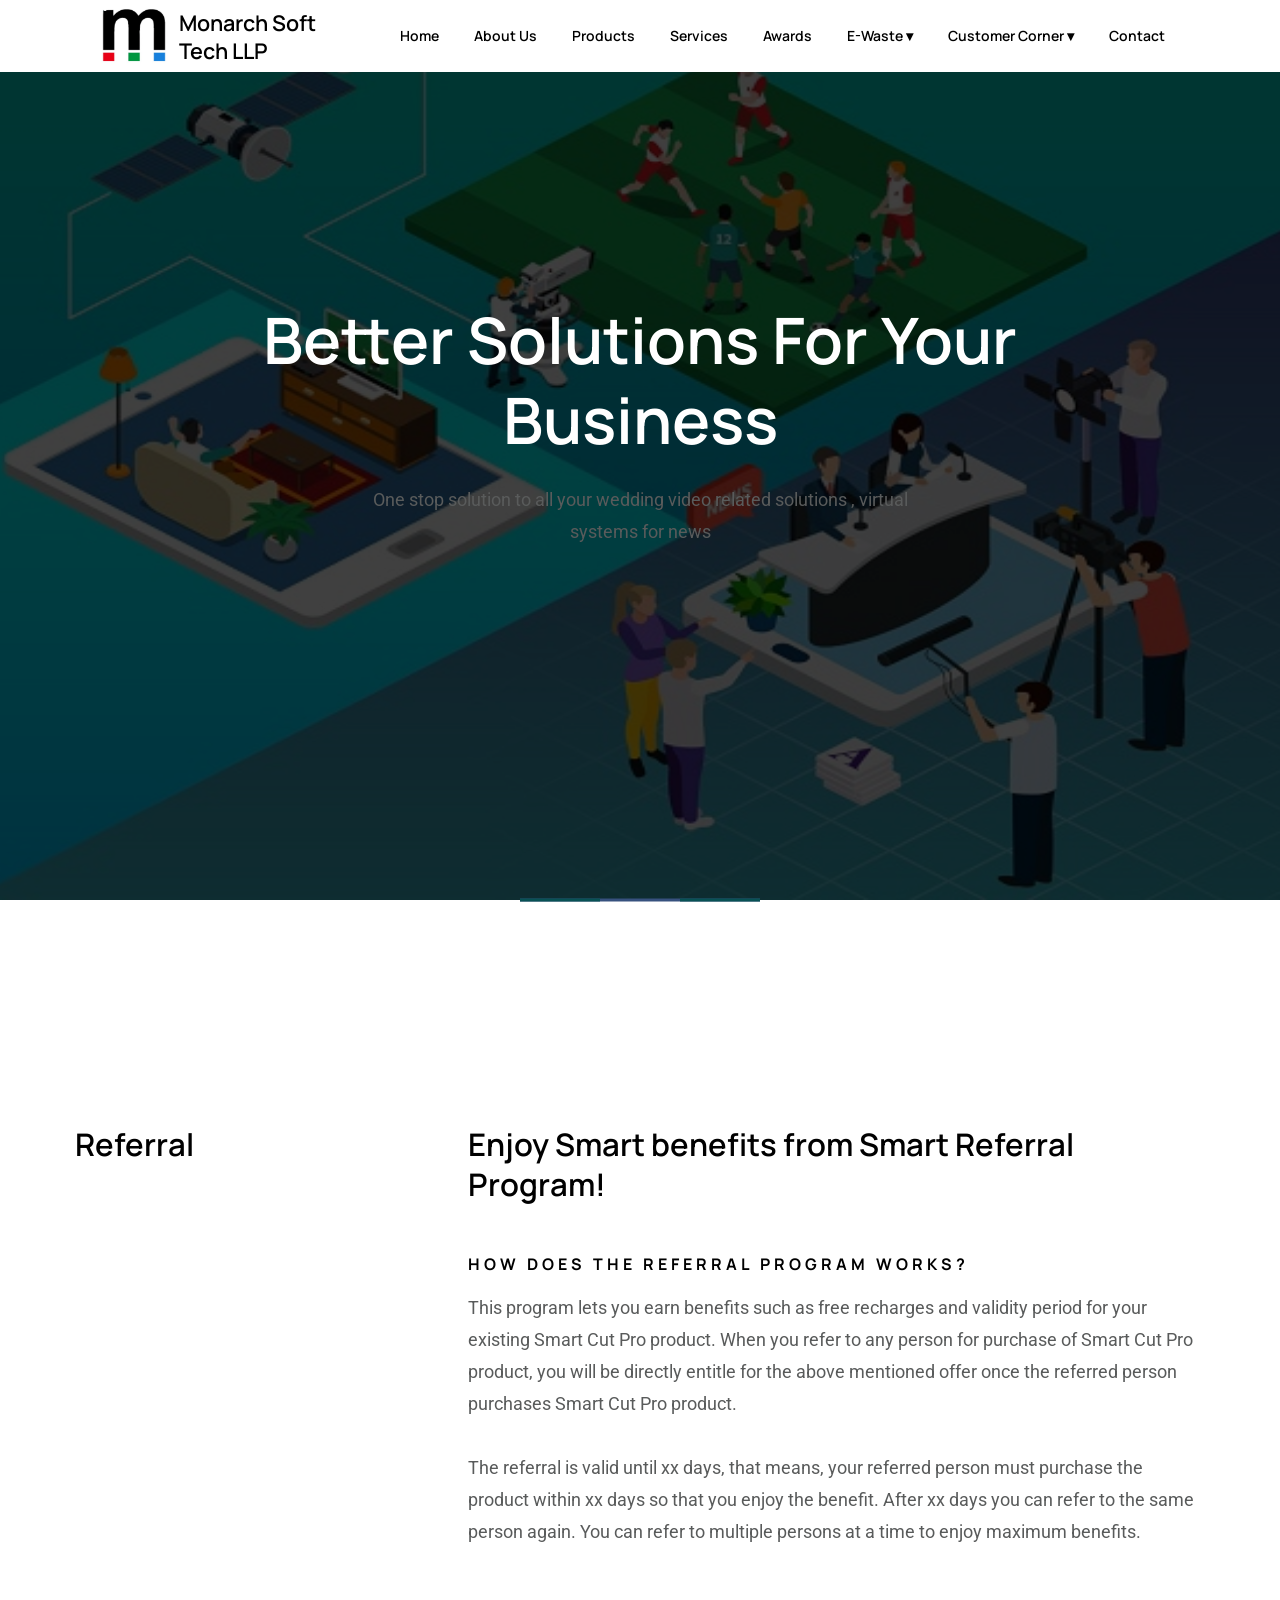
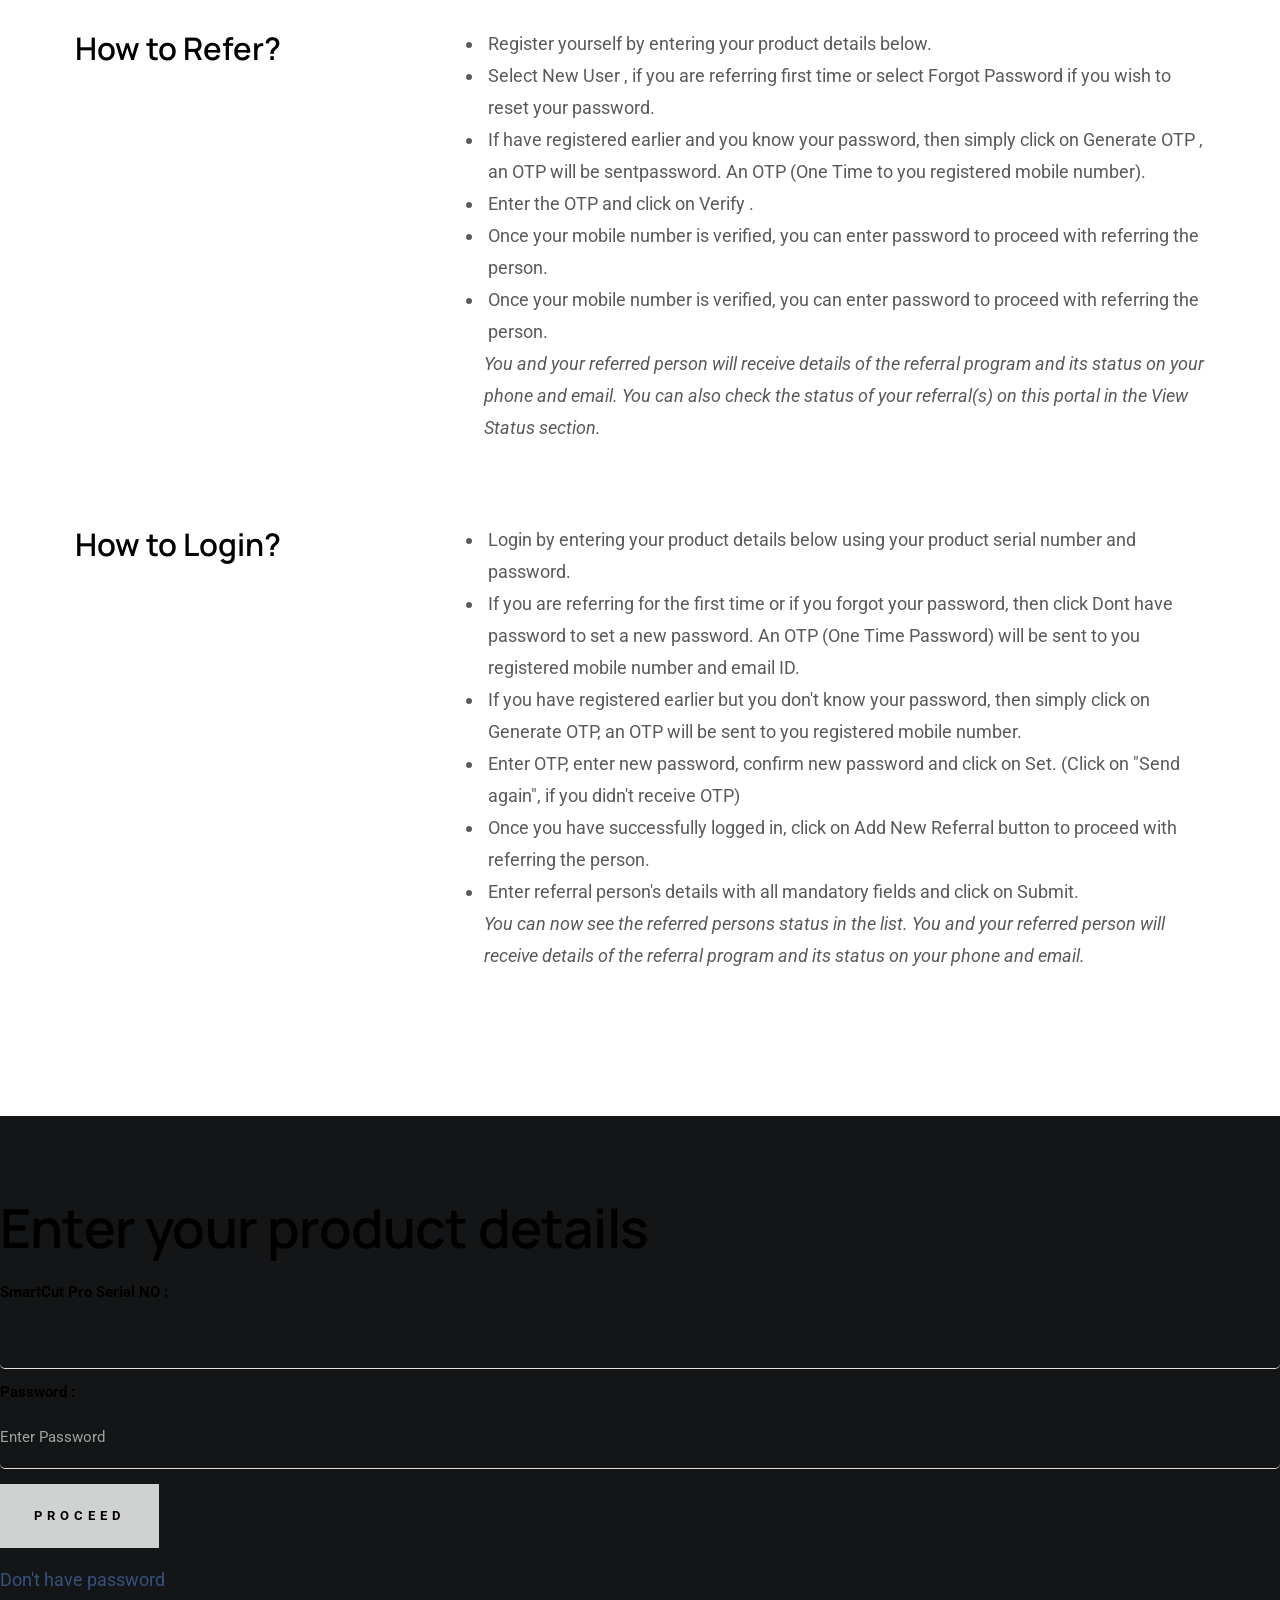
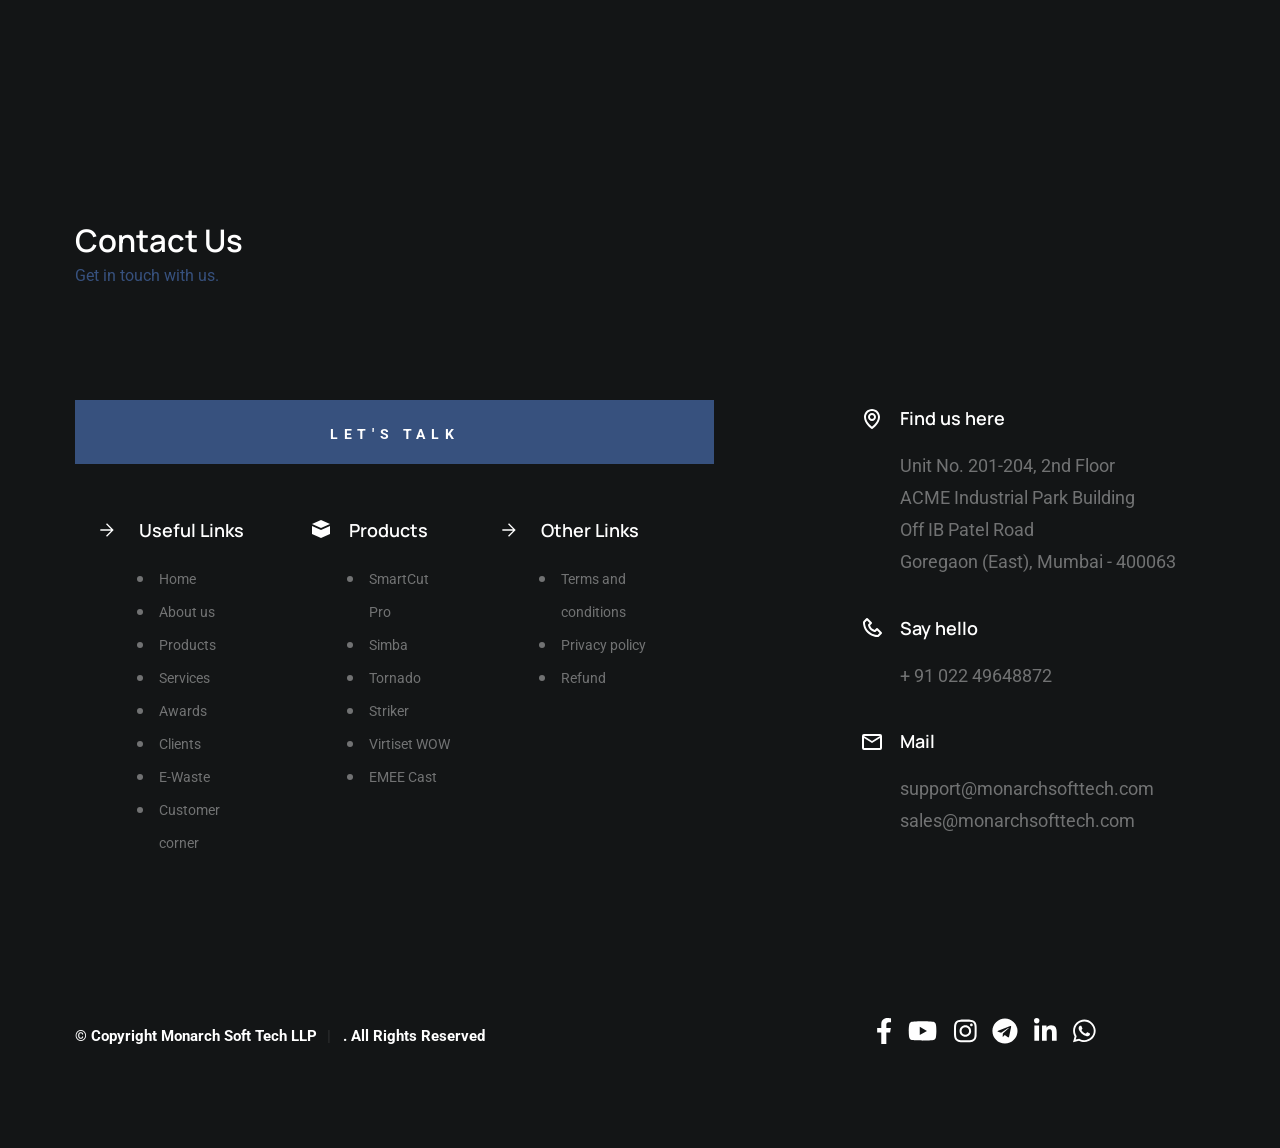
<file: referral.html>
<!DOCTYPE html>
<html class="no-js" lang="en">
  <head>
    <!--- basic page needs
    ================================================== -->
    <meta charset="utf-8" />
    <title>Monarch Soft Tech LLP</title>
    <meta name="description" content="" />
    <meta name="author" content="" />

    <!-- mobile specific metas
    ================================================== -->
    <meta name="viewport" content="width=device-width, initial-scale=1" />

    <!-- CSS
    ================================================== -->
    <link rel="stylesheet" href="css/styles.css" />
    <link rel="stylesheet" href="css/vendor.css" />
    <link rel="stylesheet" href="css/index.css" />
    <link rel="stylesheet" href="css/service.css" />
    <link rel="stylesheet" href="css/referral.css">
    <!-- script
    ================================================== -->
    <script src="js/modernizr.js"></script>
    <script defer src="js/fontawesome/all.min.js"></script>

    <!-- favicons
    ================================================== -->

    <link rel="apple-touch-icon" sizes="180x180" href="apple-touch-icon.png" />
    <link rel="icon" type="image/png" sizes="32x32" href="images/favicon.ico" />
    <link rel="icon" type="image/png" sizes="16x16" href="images/favicon.ico" />
    <link rel="manifest" href="site.webmanifest" />
  </head>

  <body id="top">
    <!-- preloader
    ================================================== -->
    <div id="preloader">
      <div id="loader"></div>
    </div>

    <!-- header
    ================================================== -->
    <div id="header"></div>
    <!-- end s-header -->

    <!-- home
    ================================================== -->
    <section
      id="home"
      class="s-home target-section"
      data-parallax="scroll"
      data-image-src="images/indexbg.jpg"
      data-natural-width="3000"
      data-natural-height="2000"
    >
      <div class="s-home__content">
        <div class="s-home__slider">
          <div class="s-home__slide s-home__slide--1">
            <div class="row">
              <div class="column large-12 s-home__slide-text">
                <h2>Better Solutions For Your Business</h2>
                <p>
                  One stop solution to all your wedding video related solutions
                  , virtual systems for news
                </p>
              </div>
            </div>
          </div>
          <!-- end s-home__slide -->
        </div>
        <!-- end s-home__slider -->
      </div>
      <!-- end s-home__content -->

      <div class="s-home__nav-arrows"></div>
      <!-- end s-home__nav-arrows -->

      <div class="s-home__line"></div>
    </section>

    <section class="s-about target-section">
      <div class="row section-head">
        <div class="column large-3 medium-12" data-aos="fade-up">
          <h2>Referral</h2>
        </div>

        <div class="column large-8 medium-12 align-x-right" data-aos="fade-up">
          <h2>Enjoy Smart benefits from Smart Referral Program!</h2>
          <h6>How does the Referral Program works?</h6>
          <p>
            This program lets you earn benefits such as free recharges and
            validity period for your existing Smart Cut Pro product. When you
            refer to any person for purchase of Smart Cut Pro product, you will
            be directly entitle for the above mentioned offer once the referred
            person purchases Smart Cut Pro product.
          </p>
          <p>
            The referral is valid until xx days, that means, your referred
            person must purchase the product within xx days so that you enjoy
            the benefit. After xx days you can refer to the same person again.
            You can refer to multiple persons at a time to enjoy maximum
            benefits.
          </p>
        </div>
      </div>
      <!-- end section-head -->
      <div class="row section-head">
        <div class="column large-3 medium-12" data-aos="fade-up">
          <h2>How to Refer?</h2>
        </div>

        <div class="column large-8 medium-12 align-x-right" data-aos="fade-up">
          <ul>
            <li>Register yourself by entering your product details below.</li>
            <li>
              Select New User , if you are referring first time or select Forgot
              Password if you wish to reset your password.
            </li>
            <li>
              If have registered earlier and you know your password, then simply
              click on Generate OTP , an OTP will be sentpassword. An OTP (One
              Time to you registered mobile number).
            </li>
            <li>Enter the OTP and click on Verify .</li>
            <li>
              Once your mobile number is verified, you can enter password to
              proceed with referring the person.
            </li>
            <li>
              Once your mobile number is verified, you can enter password to
              proceed with referring the person.
            </li>
            <i
              >You and your referred person will receive details of the referral
              program and its status on your phone and email.
            </i>
            <i
              >You can also check the status of your referral(s) on this portal
              in the View Status section.</i
            >
          </ul>
        </div>
      </div>
      <div class="row section-head">
        <div class="column large-3 medium-12" data-aos="fade-up">
          <h2>How to Login?</h2>
        </div>

        <div class="column large-8 medium-12 align-x-right" data-aos="fade-up">
          <ul>
            <li>
              Login by entering your product details below using your product
              serial number and password.
            </li>
            <li>
              If you are referring for the first time or if you forgot your
              password, then click Dont have password to set a new password. An
              OTP (One Time Password) will be sent to you registered mobile
              number and email ID.
            </li>
            <li>
              If you have registered earlier but you don't know your password,
              then simply click on Generate OTP, an OTP will be sent to you
              registered mobile number.
            </li>
            <li>
              Enter OTP, enter new password, confirm new password and click on
              Set. (Click on "Send again", if you didn't receive OTP)
            </li>
            <li>
              Once you have successfully logged in, click on Add New Referral
              button to proceed with referring the person.
            </li>
            <li>
              Enter referral person's details with all mandatory fields and
              click on Submit.
            </li>
            <i>You can now see the referred persons status in the list.</i>
            <i
              >You and your referred person will receive details of the referral
              program and its status on your phone and email.</i
            >
          </ul>
        </div>
      </div>
    </section>
    <section>
        <div class="registration-wrapper">
        <h1 class="page-heading">Enter your product details</h1>
        
        <form id="detailsForm" onsubmit="processForm(event)">
            <div class="input-row">
                <label class="field-label" for="deviceSerial">SmartCut Pro Serial NO :</label>
                <input 
                    type="text" 
                    id="deviceSerial" 
                    class="text-field" 
                    placeholder=""
                    required
                >
            </div>

            <div class="input-row">
                <label class="field-label" for="userPassword">Password :</label>
                <input 
                    type="password" 
                    id="userPassword" 
                    class="text-field" 
                    placeholder="Enter Password"
                    required
                >
            </div>

            <div class="action-wrapper">
                <button type="submit" class="submit-button">Proceed</button>
            </div>

            <div class="help-section">
                <a href="#" class="help-link" onclick="showPasswordHelp(event)">Don't have password</a>
            </div>
        </form>

        <div class="separator-line"></div>
    </div>
    </section>
    <div id="footer"></div>
    <!-- end s-home -->
    <script src="js/common.js"></script>
    <script src="js/jquery-3.2.1.min.js"></script>
    <script src="js/plugins.js"></script>
    <script src="js/main.js"></script>
    <script src="js/index.js"></script>
    <script src="js/referral.js"></script>
  </body>
</html>
</file>
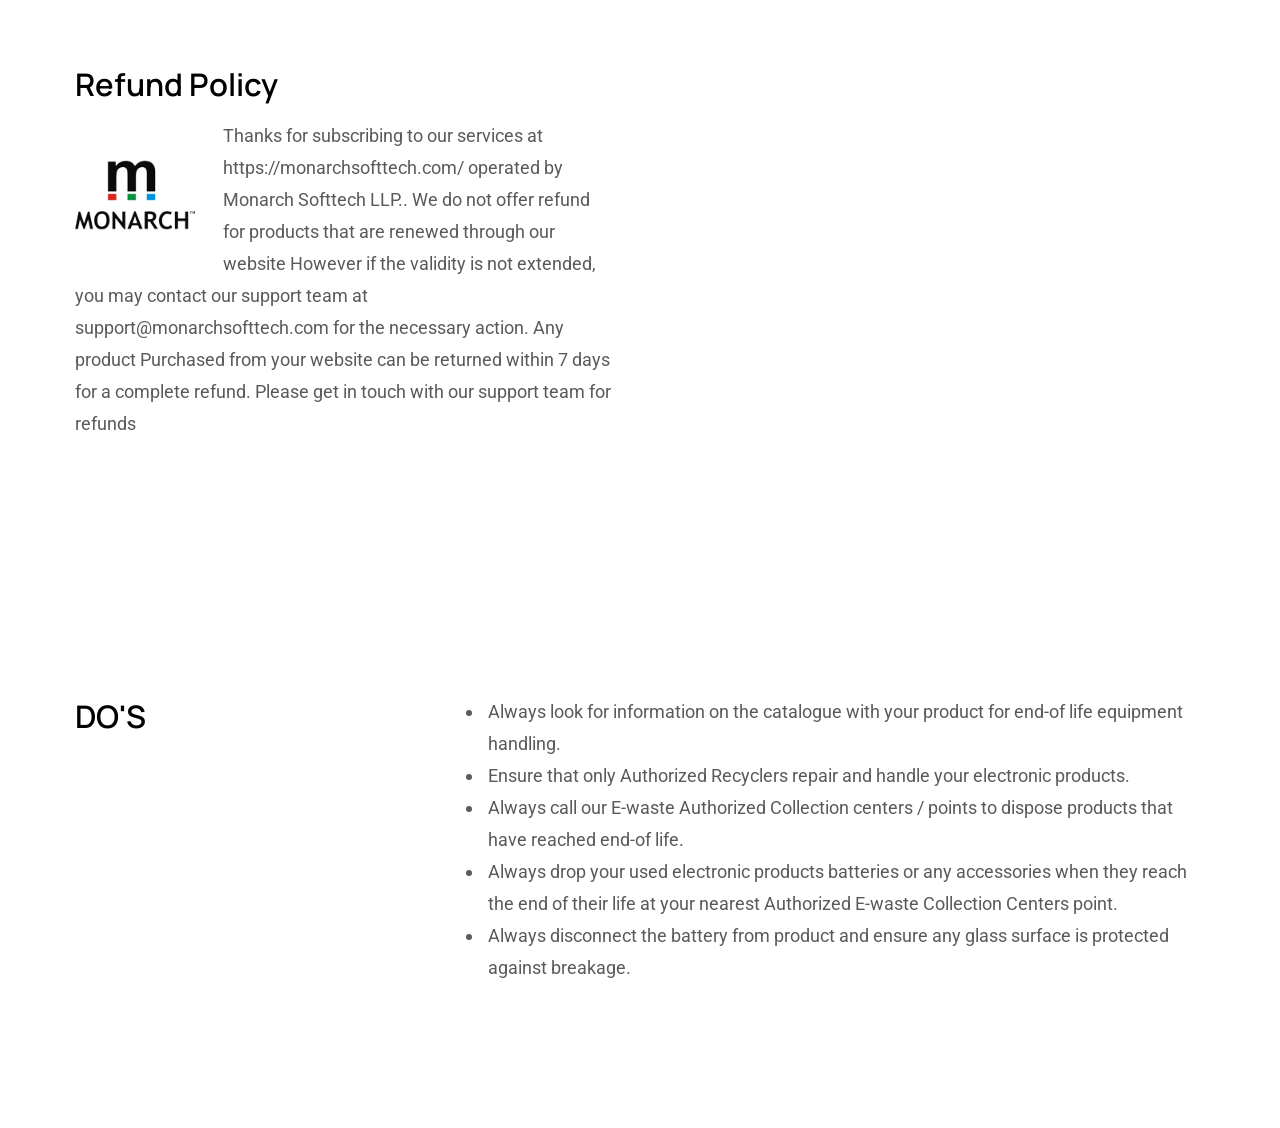
<file: refund.html>
<!DOCTYPE html>
<html class="no-js" lang="en">
  <head>
    <!--- basic page needs
    ================================================== -->
    <meta charset="utf-8" />
    <title>Monarch Soft Tech LLP</title>
    <meta name="description" content="" />
    <meta name="author" content="" />

    <!-- mobile specific metas
    ================================================== -->
    <meta name="viewport" content="width=device-width, initial-scale=1" />

    <!-- CSS
    ================================================== -->
    <link rel="stylesheet" href="css/styles.css" />
    <link rel="stylesheet" href="css/vendor.css" />
    <link rel="stylesheet" href="css/index.css" />
    <link rel="stylesheet" href="css/refund.css" />

    <!-- script
    ================================================== -->
    <script src="js/modernizr.js"></script>
    <script defer src="js/fontawesome/all.min.js"></script>

    <!-- favicons
    ================================================== -->

    <link rel="apple-touch-icon" sizes="180x180" href="apple-touch-icon.png" />
    <link rel="icon" type="image/png" sizes="32x32" href="images/favicon.ico" />
    <link rel="icon" type="image/png" sizes="16x16" href="images/favicon.ico" />
    <link rel="manifest" href="site.webmanifest" />
  </head>

  <body>
    <section id="styles" class="s-styles">
      <div class="row">
        <div class="column large-6 tab-12">
          <h3>Refund Policy</h3>

          <p>
            <a href="#"
              ><img
                width="120"
                height="120"
                class="h-pull-left"
                alt="sample-image"
                src="images/mlogo.png"
            /></a>
            Thanks for subscribing to our services at
            https://monarchsofttech.com/ operated by Monarch Softtech LLP.. We
            do not offer refund for products that are renewed through our
            website However if the validity is not extended, you may contact our
            support team at support@monarchsofttech.com for the necessary
            action. Any product Purchased from your website can be returned
            within 7 days for a complete refund. Please get in touch with our
            support team for refunds
          </p>

          

          
        </div>
      </div>
    </section>
    <section class="s-about target-section">
      <div class="row section-head">
        <div class="column large-3 medium-12 aos-init aos-animate" data-aos="fade-up">
          <h2>DO'S</h2>
        </div>

        <div class="column large-8 medium-12 align-x-right aos-init aos-animate" data-aos="fade-up">
          <ul>
            <li>Always look for information on the catalogue with your product for end-of life equipment handling.</li>
            <li>Ensure that only Authorized Recyclers repair and handle your electronic products.</li>
            <li>Always call our E-waste Authorized Collection centers / points to dispose products that have reached end-of life.</li>
            <li>Always drop your used electronic products batteries or any accessories when they reach the end of their life at your nearest Authorized E-waste Collection Centers point.</li>
            <li>Always disconnect the battery from product and ensure any glass surface is protected against breakage.</li>
            
          </ul>
        </div>
      </div>
    </section>
  </body>
</html>
</file>
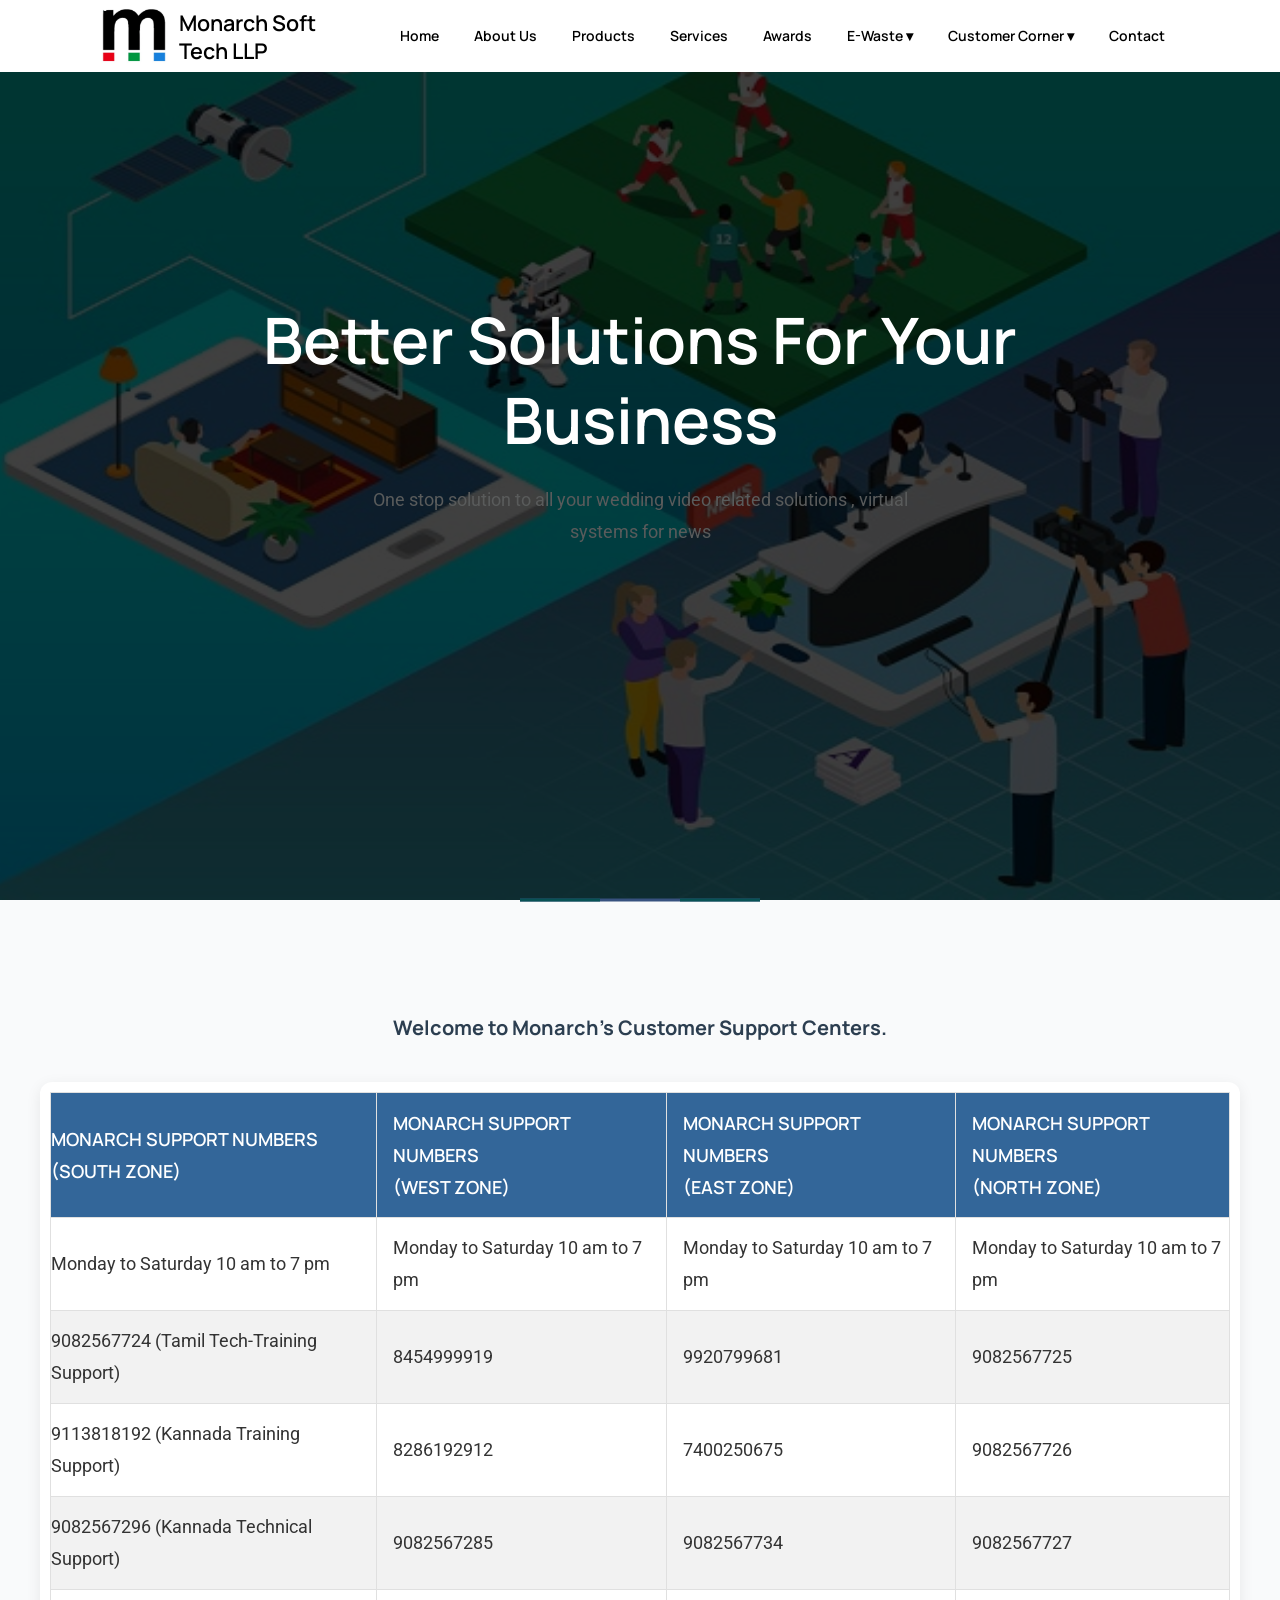
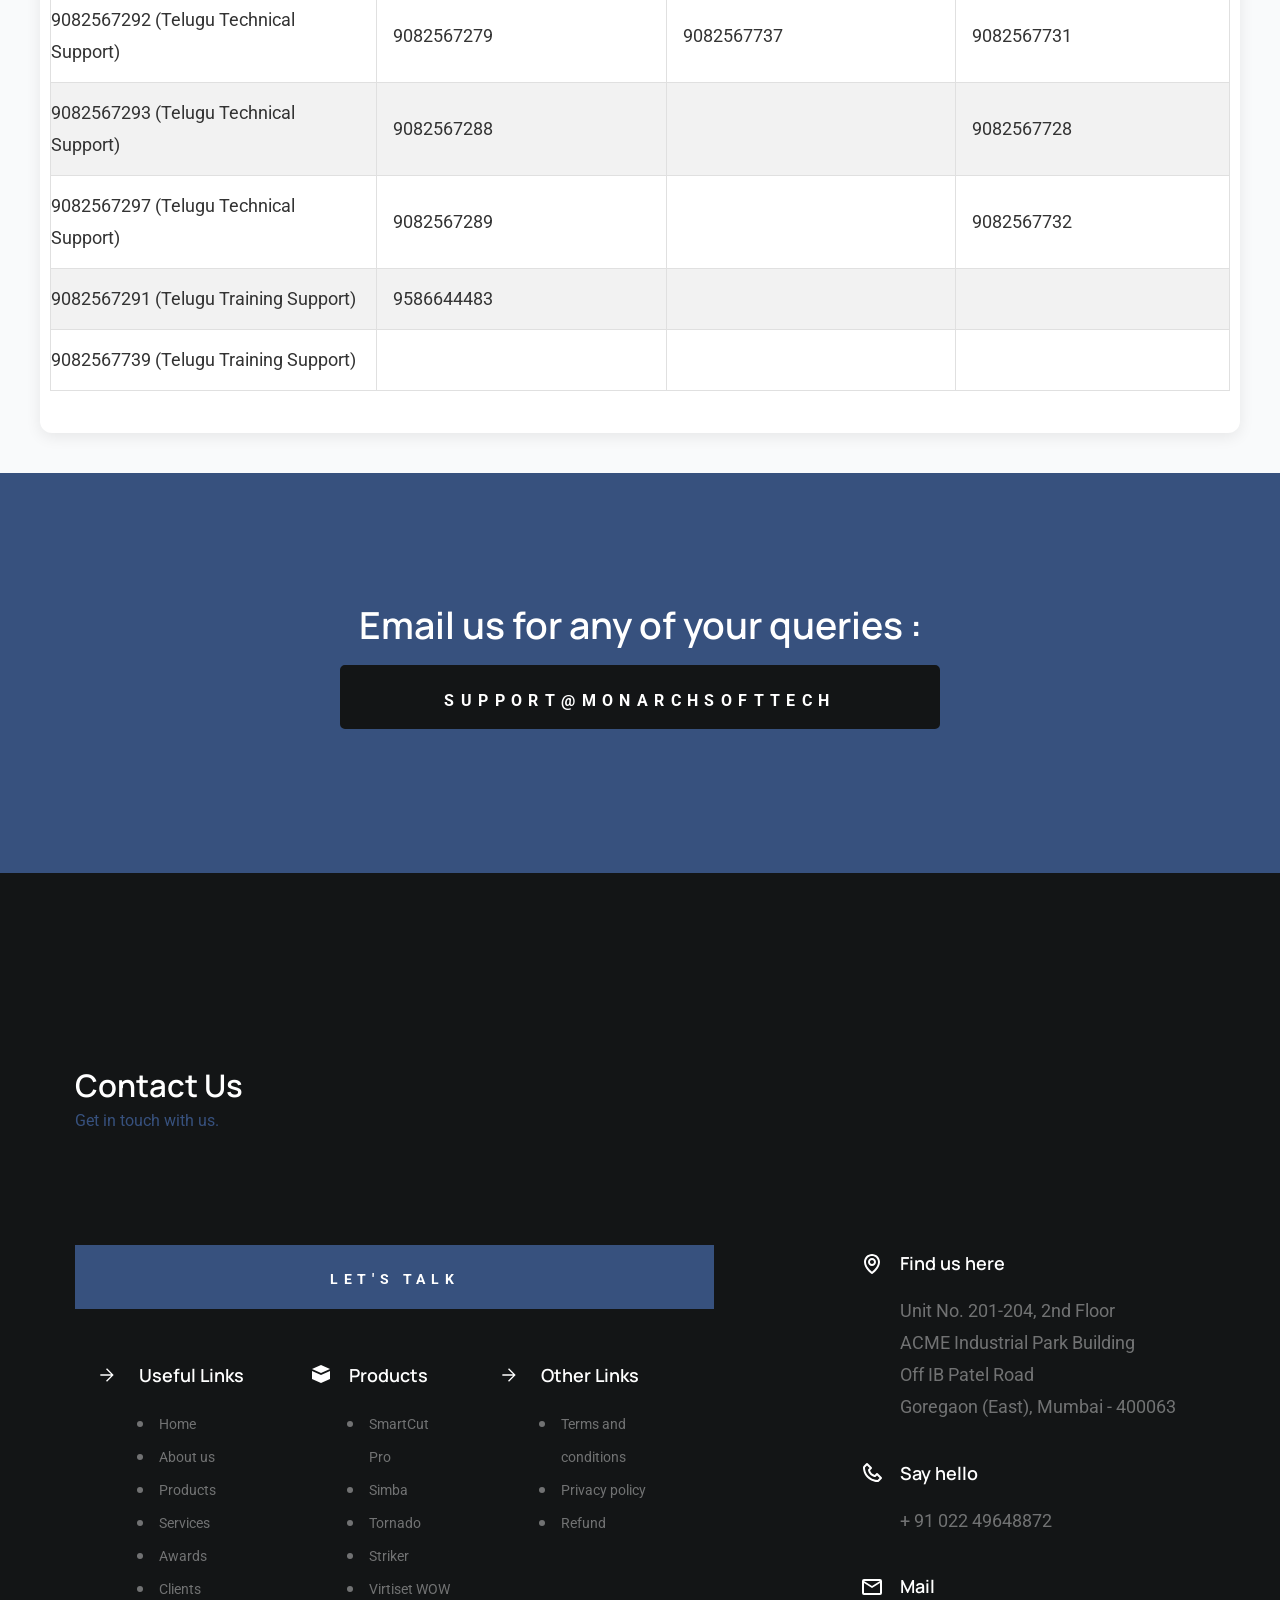
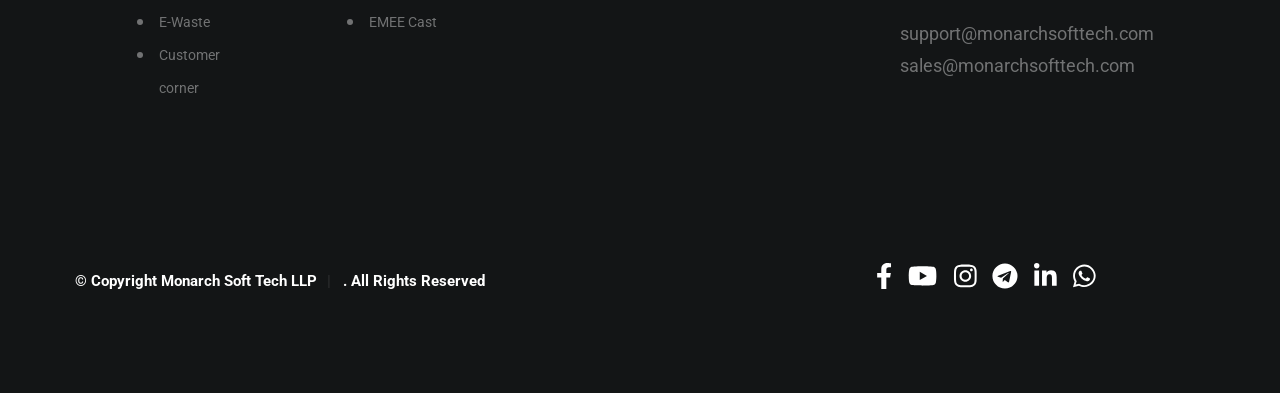
<file: support.html>
<!DOCTYPE html>
<html class="no-js" lang="en">
  <head>
    <!--- basic page needs
    ================================================== -->
    <meta charset="utf-8" />
    <title>Monarch Soft Tech LLP</title>
    <meta name="description" content="" />
    <meta name="author" content="" />

    <!-- mobile specific metas
    ================================================== -->
    <meta name="viewport" content="width=device-width, initial-scale=1" />

    <!-- CSS
    ================================================== -->
    <link rel="stylesheet" href="css/styles.css" />
    <link rel="stylesheet" href="css/vendor.css" />
    <link rel="stylesheet" href="css/index.css" />
    <link rel="stylesheet" href="css/service.css" />
    <link rel="stylesheet" href="css/support.css" />
    <!-- script
    ================================================== -->
    <script src="js/modernizr.js"></script>
    <script defer src="js/fontawesome/all.min.js"></script>

    <!-- favicons
    ================================================== -->

    <link rel="apple-touch-icon" sizes="180x180" href="apple-touch-icon.png" />
    <link rel="icon" type="image/png" sizes="32x32" href="images/favicon.ico" />
    <link rel="icon" type="image/png" sizes="16x16" href="images/favicon.ico" />
    <link rel="manifest" href="site.webmanifest" />
  </head>

  <body id="top">
    <!-- preloader
    ================================================== -->
    <div id="preloader">
      <div id="loader"></div>
    </div>

    <!-- header
    ================================================== -->
    <div id="header"></div>
    <!-- end s-header -->

    <!-- home
    ================================================== -->
    <section
      id="home"
      class="s-home target-section"
      data-parallax="scroll"
      data-image-src="images/indexbg.jpg"
      data-natural-width="3000"
      data-natural-height="2000"
    >
      <div class="s-home__content">
        <div class="s-home__slider">
          <div class="s-home__slide s-home__slide--1">
            <div class="row">
              <div class="column large-12 s-home__slide-text">
                <h2>Better Solutions For Your Business</h2>
                <p>
                  One stop solution to all your wedding video related solutions
                  , virtual systems for news
                </p>
              </div>
            </div>
          </div>
          <!-- end s-home__slide -->
        </div>
        <!-- end s-home__slider -->
      </div>
      <!-- end s-home__content -->

      <div class="s-home__nav-arrows">
        
      </div>
      <!-- end s-home__nav-arrows -->

      <div class="s-home__line"></div>
    </section>

    <section class="support-section">
      <div class="support-container">
        <h2 class="support-title">Welcome to Monarch's Customer Support Centers.</h2>

        <div class="table-wrapper">
          <table class="table table-hover table-bordered support-table">
            <thead>
              <tr class="table-primary">
                <th>Monarch Support Numbers <br />(South Zone)</th>
                <th>Monarch Support Numbers <br />(West Zone)</th>
                <th>Monarch Support Numbers <br />(East Zone)</th>
                <th>Monarch Support Numbers <br />(North Zone)</th>
              </tr>
            </thead>

            <tbody>
              <tr>
                <td>Monday to Saturday 10 am to 7 pm</td>
                <td>Monday to Saturday 10 am to 7 pm</td>
                <td>Monday to Saturday 10 am to 7 pm</td>
                <td>Monday to Saturday 10 am to 7 pm</td>
              </tr>
              <tr>
                <td>9082567724 (Tamil Tech-Training Support)</td>
                <td>8454999919</td>
                <td>9920799681</td>
                <td>9082567725</td>
              </tr>
              <tr>
                <td>9113818192 (Kannada Training Support)</td>
                <td>8286192912</td>
                <td>7400250675</td>
                <td>9082567726</td>
              </tr>
              <tr>
                <td>9082567296 (Kannada Technical Support)</td>
                <td>9082567285</td>
                <td>9082567734</td>
                <td>9082567727</td>
              </tr>
              <tr>
                <td>9082567292 (Telugu Technical Support)</td>
                <td>9082567279</td>
                <td>9082567737</td>
                <td>9082567731</td>
              </tr>
              <tr>
                <td>9082567293 (Telugu Technical Support)</td>
                <td>9082567288</td>
                <td></td>
                <td>9082567728</td>
              </tr>
              <tr>
                <td>9082567297 (Telugu Technical Support)</td>
                <td>9082567289</td>
                <td></td>
                <td>9082567732</td>
              </tr>
              <tr>
                <td>9082567291 (Telugu Training Support)</td>
                <td>9586644483</td>
                <td></td>
                <td></td>
              </tr>
              <tr>
                <td>9082567739 (Telugu Training Support)</td>
                <td></td>
                <td></td>
                <td></td>
              </tr>
            </tbody>
          </table>
        </div>
      </div>
    </section>


    <section class="s-cta ss-dark">

        <div class="row heading-block heading-block--center aos-init aos-animate" data-aos="fade-up">
            <div class="column">
                <h2 class="section-desc">
                    Email us for any of your queries :
                </h2>
            </div>
        </div> <!-- end heading-block -->

        <div class="row cta-content aos-init aos-animate" data-aos="fade-up">
            <div class="column">
                

                <a href="mailto:support@monarchsofttech.com" class="btn h-full-width">Support@MonarchSofttech
        </a>
            </div>
        </div> <!-- end ad-content -->

    </section>

    <div id="footer"></div>
    <!-- end s-home -->
    <script src="js/common.js"></script>
    <script src="js/jquery-3.2.1.min.js"></script>
    <script src="js/plugins.js"></script>
    <script src="js/main.js"></script>
    <script src="js/index.js"></script>
  </body>
</html>
</file>
<file: css/styles.css>
/* =================================================================== 
 * Kreative Main Stylesheet
 * Template Ver. 2.0.0
 * 05-29-2020
 * ------------------------------------------------------------------
 *
 * TOC:
 * # settings and variables
 *      ## fonts
 *      ## colors
 *      ## vertical spacing and typescale
 *      ## grid variables
 * # normalize
 * # basic/base setup styles
 *      ## media
 *      ## typography resets
 *      ## links
 *      ## inputs
 * # Grid v3.0.0
 *      ## medium screen devices
 *      ## tablets
 *      ## mobile devices
 *      ## small mobile devices <= 400px
 * # block grids
 *      ## block grids - medium screen devices
 *      ## block grids - tablets
 *      ## block grids - mobile devices 
 *      ## block grids - small mobile devices <= 400px 
 * # MISC - (_grid.scss)
 * # custom grid, block grid STACK breakpoints
 * # base style overrides
 *      ## links
 * # typography & general theme styles
 *      ## lists 
 *      ## responsive video container
 *      ## floated image
 *      ## tables
 *      ## spacing 
 * # preloader
 *      ## page loaded
 * # forms
 *      ## style placeholder text
 *      ## change autocomplete styles in Chrome
 * # buttons
 * # additional components
 *      ## additional typo styles
 *      ## skillbars
 *      ## alert box 
 *      ## pagination
 * # common and reusable styles
 *      ## slick slider 
 * # site header
 *      ## header logo
 *      ## header nav
 *      ## header search
 *      ## search trigger
 *      ## mobile menu toggle 
 * # home
 *      ## home content
 *      ## home horizontal line
 * # services 
 *      ## services list
 *      ## folio list
 *      ## modal popup
 * # blog
 *      ## homepage blog entries section
 * # about
 *      ## process 
 *      ## team
 * # testimonials
 * # CTA
 * # contact
 *      ## contact content
 *      ## contact info blocks
 * # footer
 *      ## footer social
 *      ## copyright
 *      ## go top
 * # blog styles and blog components
 *      ## blog post
 *      ## blog entry navigation
 *      ## category block
 *      ## comments
 *
 * ------------------------------------------------------------------ */


/* ===================================================================
 * # settings and variables
 *
 * ------------------------------------------------------------------- */

/* ------------------------------------------------------------------- 
 * ## fonts 
 * ------------------------------------------------------------------- */
@import url("https://fonts.googleapis.com/css?family=Manrope:300,300i,400,400i,500,500i,600,600i,700,700i,800|Roboto:300,300i,400,400i,600,600i,700,700i&display=swap");
:root {
    --font-1: "Roboto", sans-serif;
    --font-2: "Manrope", sans-serif;

    /* monospace
     */
    --font-mono: Consolas, "Andale Mono", Courier, "Courier New", monospace;
}

/* ------------------------------------------------------------------- 
 * ## colors 
 * ------------------------------------------------------------------- */
:root {
    /* color-1(#11abb0)
     * color-2(#493657)
     * color-3(#f46036)
     */
    --color-1: #37517e;
    --color-2: hsla(275, 23%, 28%, 1);
    --color-3: hsla(13, 90%, 58%, 1);

    /* theme color variations
     */
    --color-1-lighter: hsla(182, 82%, 68%, 1);
    --color-1-light  : hsla(182, 82%, 58%, 1);
    --color-1-dark   : #37517e;
    --color-1-darker : hsla(182, 82%, 18%, 1);
    --color-2-lighter: hsla(275, 23%, 48%, 1);
    --color-2-light  : hsla(275, 23%, 38%, 1);
    --color-2-dark   : hsla(275, 23%, 18%, 1);
    --color-2-darker : hsla(275, 23%, 8%, 1);

    /* feedback colors
     * color-error(#ffd1d2), color-success(#c8e675), 
     * color-info(#d7ecfb), color-notice(#fff099)
     */
    --color-error          : hsla(359, 100%, 91%, 1);
    --color-success        : hsla(76, 69%, 68%, 1);
    --color-info           : hsla(205, 82%, 91%, 1);
    --color-notice         : hsla(51, 100%, 80%, 1);
    --color-error-content  : hsla(359, 50%, 50%, 1);
    --color-success-content: hsla(76, 29%, 28%, 1);
    --color-info-content   : hsla(205, 32%, 31%, 1);
    --color-notice-content : hsla(51, 30%, 30%, 1);

    /* shades 
     * generated using 
     * Tint & Shade Generator 
     * (https://maketintsandshades.com/)
     */
    --color-black  : #000000;
    --color-gray-19: #0a0a0a;
    --color-gray-18: #141414;
    --color-gray-17: #1e1e1e;
    --color-gray-16: #282828;
    --color-gray-15: #323333;
    --color-gray-14: #3b3d3d;
    --color-gray-13: #454747;
    --color-gray-12: #4f5151;
    --color-gray-11: #595b5b;
    --color-gray-10: #636565;
    --color-gray-9 : #737474;
    --color-gray-8 : #828484;
    --color-gray-7 : #929393;
    --color-gray-6 : #a1a3a3;
    --color-gray-5 : #b1b2b2;
    --color-gray-4 : #c1c1c1;
    --color-gray-3 : #d0d1d1;
    --color-gray-2 : #e0e0e0;
    --color-gray-1 : #eff0f0;
    --color-white  : #ffffff;

    /* text
     */
    --color-text       : var(--color-gray-11);
    --color-text-dark  : var(--color-black);
    --color-text-light : var(--color-gray-7);
    --color-placeholder: var(--color-gray-6);

    /* buttons
     */
    --color-btn                   : var(--color-gray-3);
    --color-btn-text              : var(--color-black);
    --color-btn-hover             : var(--color-black);
    --color-btn-hover-text        : var(--color-white);
    --color-btn-primary           : var(--color-1);
    --color-btn-primary-text      : var(--color-white);
    --color-btn-primary-hover     : var(--color-black);
    --color-btn-primary-hover-text: var(--color-white);
    --color-btn-stroke            : var(--color-black);
    --color-btn-stroke-text       : var(--color-black);
    --color-btn-stroke-hover      : var(--color-black);
    --color-btn-stroke-hover-text : var(--color-white);

    /* others
     */
    --color-white-bg: white;
    --color-dark-bg : #131516;
    --color-border  : var(--color-gray-2);
}

/* ------------------------------------------------------------------- 
 * ## vertical spacing and typescale
 * ------------------------------------------------------------------- */
:root {
    /* spacing
     * base font size: 18px 
     * vertical space unit : 32px
     */
    --base-size     : 62.5%;
    --base-font-size: 1.8rem;
    --space         : 3.2rem;

    /* vertical spacing 
     */
    --vspace-0_25: calc(0.25 * var(--space));
    --vspace-0_5 : calc(0.5 * var(--space));
    --vspace-0_75: calc(0.75 * var(--space));
    --vspace-1   : calc(var(--space));
    --vspace-1_25: calc(1.25 * var(--space));
    --vspace-1_5 : calc(1.5 * var(--space));
    --vspace-1_75: calc(1.75 * var(--space));
    --vspace-2   : calc(2 * var(--space));
    --vspace-2_5 : calc(2.5 * var(--space));
    --vspace-3   : calc(3 * var(--space));
    --vspace-3_5 : calc(3.5 * var(--space));
    --vspace-4   : calc(4 * var(--space));
    --vspace-4_5 : calc(4.5 * var(--space));
    --vspace-5   : calc(5 * var(--space));

    /* type scale
     * ratio 1:2 | base: 18px
     * -------------------------------------------------------
     *
     * --text-display-3 = (77.40px)
     * --text-display-2 = (64.50px)
     * --text-display-1 = (53.75px)
     * --text-xxxl      = (44.79px)
     * --text-xxl       = (37.32px)
     * --text-xl        = (31.10px)
     * --text-lg        = (25.92px)
     * --text-md        = (21.60px)
     * --text-size      = (18.00px) BASE
     * --text-sm        = (15.00px)
     * --text-xs        = (12.50px)
     *
     * -------------------------------------------------------
     */
    --text-scale-ratio: 1.2;
    --text-size       : var(--base-font-size);
    --text-xs         : calc((var(--text-size) / var(--text-scale-ratio)) / var(--text-scale-ratio));
    --text-sm         : calc(var(--text-xs) * var(--text-scale-ratio));
    --text-md         : calc(var(--text-sm) * var(--text-scale-ratio) * var(--text-scale-ratio));
    --text-lg         : calc(var(--text-md) * var(--text-scale-ratio));
    --text-xl         : calc(var(--text-lg) * var(--text-scale-ratio));
    --text-xxl        : calc(var(--text-xl) * var(--text-scale-ratio));
    --text-xxxl       : calc(var(--text-xxl) * var(--text-scale-ratio));
    --text-display-1  : calc(var(--text-xxxl) * var(--text-scale-ratio));
    --text-display-2  : calc(var(--text-display-1) * var(--text-scale-ratio));
    --text-display-3  : calc(var(--text-display-2) * var(--text-scale-ratio));

    /* default button height
     */
    --vspace-btn: var(--vspace-2);
    
}

/* on mobile devices below 600px
 */
@media screen and (max-width: 600px) {
    :root {
        --base-font-size: 1.7rem;
        --space: 2.8rem;
    }
}

/* ------------------------------------------------------------------- 
 * ## grid variables
 * ------------------------------------------------------------------- */
:root {
    /* widths for rows and containers
     */
    --width-full    : 100%;
    --width-max     : 1200px;
    --width-wide    : 1400px;
    --width-wider   : 1600px;
    --width-widest  : 1800px;
    --width-narrow  : 1000px;
    --width-narrower: 900px;
    --width-grid-max: var(--width-max);

    /* gutters
     */
    --gutter-lg : 2.4rem;
    --gutter-md : 2rem;
    --gutter-mob: 1rem;
}



/* ==========================================================================
 * # normalize
 * normalize.css v8.0.1 | MIT License |
 * github.com/necolas/normalize.css
 *
 * -------------------------------------------------------------------------- */

/* ------------------------------------------------------------------- 
 * ## document
 * ------------------------------------------------------------------- */

/* 1. Correct the line height in all browsers.
 * 2. Prevent adjustments of font size after orientation changes in iOS.*/

html {
    line-height: 1.15;
    /* 1 */
    -webkit-text-size-adjust: 100%;
    /* 2 */
}

/* ------------------------------------------------------------------- 
 * ## sections
 * ------------------------------------------------------------------- */

/* Remove the margin in all browsers. */

body {
    margin: 0;
}

/* Render the `main` element consistently in IE. */

main {
    display: block;
}

/* Correct the font size and margin on `h1` elements within `section` and
 * `article` contexts in Chrome, Firefox, and Safari. */

h1 {
    font-size: 2em;
    margin: 0.67em 0;
}

/* ------------------------------------------------------------------- 
 * ## grouping
 * ------------------------------------------------------------------- */

/* 1. Add the correct box sizing in Firefox.
 * 2. Show the overflow in Edge and IE. */

hr {
    -webkit-box-sizing: content-box;
    box-sizing: content-box;
    /* 1 */
    height: 0;
    /* 1 */
    overflow: visible;
    /* 2 */
}

/* 1. Correct the inheritance and scaling of font size in all browsers.
 * 2. Correct the odd `em` font sizing in all browsers. */

pre {
    font-family: monospace, monospace;
    /* 1 */
    font-size: 1em;
    /* 2 */
}

/* ------------------------------------------------------------------- 
 * ## text-level semantics
 * ------------------------------------------------------------------- */

/* Remove the gray background on active links in IE 10. */

a {
    background-color: transparent;
}

/* 1. Remove the bottom border in Chrome 57-
 * 2. Add the correct text decoration in Chrome, Edge, IE, Opera, and Safari. */

abbr[title] {
    border-bottom: none;
    /* 1 */
    text-decoration: underline;
    /* 2 */
    -webkit-text-decoration: underline dotted;
    text-decoration: underline dotted;
    /* 2 */
}

/* Add the correct font weight in Chrome, Edge, and Safari. */

b, strong {
    font-weight: bolder;
}

/* 1. Correct the inheritance and scaling of font size in all browsers.
 * 2. Correct the odd `em` font sizing in all browsers. */

code, kbd, samp {
    font-family: monospace, monospace;
    /* 1 */
    font-size: 1em;
    /* 2 */
}

/* Add the correct font size in all browsers. */

small {
    font-size: 80%;
}

/* Prevent `sub` and `sup` elements from affecting the line height in
 * all browsers. */

sub, sup {
    font-size: 75%;
    line-height: 0;
    position: relative;
    vertical-align: baseline;
}

sub {
    bottom: -0.25em;
}

sup {
    top: -0.5em;
}

/* ------------------------------------------------------------------- 
 * ## embedded content
 * ------------------------------------------------------------------- */

/* Remove the border on images inside links in IE 10. */

img {
    border-style: none;
}

/* ------------------------------------------------------------------- 
 * ## forms
 * ------------------------------------------------------------------- */

/* 1. Change the font styles in all browsers.
 * 2. Remove the margin in Firefox and Safari. */

button, input, optgroup, select, textarea {
    font-family: inherit;
    /* 1 */
    font-size: 100%;
    /* 1 */
    line-height: 1.15;
    /* 1 */
    margin: 0;
    /* 2 */
}

/* Show the overflow in IE.
 * 1. Show the overflow in Edge. */

button, input {
    /* 1 */
    overflow: visible;
}

/* Remove the inheritance of text transform in Edge, Firefox, and IE.
 * 1. Remove the inheritance of text transform in Firefox. */

button, select {
    /* 1 */
    text-transform: none;
}

/* Correct the inability to style clickable types in iOS and Safari. */

button, [type="button"], [type="reset"], [type="submit"] {
    -webkit-appearance: button;
}

/* Remove the inner border and padding in Firefox. */

button::-moz-focus-inner, [type="button"]::-moz-focus-inner, [type="reset"]::-moz-focus-inner, [type="submit"]::-moz-focus-inner {
    border-style: none;
    padding: 0;
}

/* Restore the focus styles unset by the previous rule. */

button:-moz-focusring, [type="button"]:-moz-focusring, [type="reset"]:-moz-focusring, [type="submit"]:-moz-focusring {
    outline: 1px dotted ButtonText;
}

/* Correct the padding in Firefox. */

fieldset {
    padding: 0.35em 0.75em 0.625em;
}

/* 1. Correct the text wrapping in Edge and IE.
 * 2. Correct the color inheritance from `fieldset` elements in IE.
 * 3. Remove the padding so developers are not caught out when they zero out
 *    `fieldset` elements in all browsers. */

legend {
    -webkit-box-sizing: border-box;
    box-sizing: border-box;
    /* 1 */
    color: inherit;
    /* 2 */
    display: table;
    /* 1 */
    max-width: 100%;
    /* 1 */
    padding: 0;
    /* 3 */
    white-space: normal;
    /* 1 */
}

/* Add the correct vertical alignment in Chrome, Firefox, and Opera. */

progress {
    vertical-align: baseline;
}

/* Remove the default vertical scrollbar in IE 10+. */

textarea {
    overflow: auto;
}

/* 1. Add the correct box sizing in IE 10.
 * 2. Remove the padding in IE 10. */

[type="checkbox"], [type="radio"] {
    -webkit-box-sizing: border-box;
    box-sizing: border-box;
    /* 1 */
    padding: 0;
    /* 2 */
}

/* Correct the cursor style of increment and decrement buttons in Chrome. */

[type="number"]::-webkit-inner-spin-button, [type="number"]::-webkit-outer-spin-button {
    height: auto;
}

/* 1. Correct the odd appearance in Chrome and Safari.
 * 2. Correct the outline style in Safari. */

[type="search"] {
    -webkit-appearance: textfield;
    /* 1 */
    outline-offset: -2px;
    /* 2 */
}

/* Remove the inner padding in Chrome and Safari on macOS. */

[type="search"]::-webkit-search-decoration {
    -webkit-appearance: none;
}

/* 1. Correct the inability to style clickable types in iOS and Safari.
 * 2. Change font properties to `inherit` in Safari. */

::-webkit-file-upload-button {
    -webkit-appearance: button;
    /* 1 */
    font: inherit;
    /* 2 */
}

/* ------------------------------------------------------------------- 
 * ## interactive
 * ------------------------------------------------------------------- */

/* Add the correct display in Edge, IE 10+, and Firefox. */

details {
    display: block;
}

/* Add the correct display in all browsers. */

summary {
    display: list-item;
}

/* ------------------------------------------------------------------- 
 * ## misc
 * ------------------------------------------------------------------- */

/* Add the correct display in IE 10+. */

template {
    display: none;
}

/* Add the correct display in IE 10. */

[hidden] {
    display: none;
}



/* ===================================================================
 * # basic/base setup styles
 *
 * ------------------------------------------------------------------- */
html {
    font-size: 62.5%;
    -webkit-box-sizing: border-box;
    box-sizing: border-box;
}

*, *::before, *::after {
    -webkit-box-sizing: inherit;
    box-sizing: inherit;
}

body {
    font-weight: normal;
    line-height: 1;
    word-wrap: break-word;
    -moz-font-smoothing: grayscale;
    -moz-osx-font-smoothing: grayscale;
    -webkit-font-smoothing: antialiased;
    -webkit-overflow-scrolling: touch;
    -webkit-text-size-adjust: none;
}

/* ------------------------------------------------------------------- 
 * ## media
 * ------------------------------------------------------------------- */
svg, img, video embed, iframe, object {
    max-width: 100%;
    height: auto;
}

/* ------------------------------------------------------------------- 
 * ## typography resets
 * ------------------------------------------------------------------- */
div, dl, dt, dd, ul, ol, li, h1, h2, h3, h4, h5, h6, pre, form, p, blockquote, th, td {
    margin: 0;
    padding: 0;
}

p {
    font-size: inherit;
    text-rendering: optimizeLegibility;
}

em, i {
    font-style: italic;
    line-height: inherit;
}

strong, b {
    font-weight: bold;
    line-height: inherit;
}

small {
    font-size: 60%;
    line-height: inherit;
}

ol, ul {
    list-style: none;
}

li {
    display: block;
}

/* ------------------------------------------------------------------- 
 * ## links
 * ------------------------------------------------------------------- */
a {
    text-decoration: none;
    line-height: inherit;
}

a img {
    border: none;
}

/* ------------------------------------------------------------------- 
 * ## inputs
 * ------------------------------------------------------------------- */
fieldset {
    margin: 0;
    padding: 0;
}

input[type="email"], 
input[type="number"], 
input[type="search"], 
input[type="text"], 
input[type="tel"], 
input[type="url"], 
input[type="password"], 
textarea {
    -webkit-appearance: none;
    -moz-appearance: none;
    appearance: none;
}



/* ===================================================================
 * # Grid v3.0.0
 *
 *   -----------------------------------------------------------------
 * - Grid breakpoints are based on MAXIMUM WIDTH media queries, 
 *   meaning they apply to that one breakpoint and ALL THOSE BELOW IT.
 * - Grid columns without a specified width will automatically layout 
 *   as equal width columns.
 * ------------------------------------------------------------------- */

/* rows
 * ------------------------------------- */
.row {
    width: 92%;
    max-width: var(--width-grid-max);
    margin: 0 auto;
    display: -ms-flexbox;
    display: -webkit-box;
    display: flex;
    -ms-flex-flow: row wrap;
    -webkit-box-orient: horizontal;
    -webkit-box-direction: normal;
    flex-flow: row wrap;
}

.row .row {
    width: auto;
    max-width: none;
    margin-left: calc(var(--gutter-lg) * -1);
    margin-right: calc(var(--gutter-lg) * -1);
}

/* columns
 * -------------------------------------- */
.column {
    -ms-flex: 1 1 0%;
    -webkit-box-flex: 1;
    flex: 1 1 0%;
    padding: 0 var(--gutter-lg);
}

.collapse>.column, .column.collapse {
    padding: 0;
}

/* flex row containers utility classes
 */
.row.row-wrap {
    -ms-flex-wrap: wrap;
    flex-wrap: wrap;
}

.row.row-nowrap {
    -ms-flex-wrap: none;
    flex-wrap: nowrap;
}

.row.row-y-top {
    -ms-flex-align: start;
    -webkit-box-align: start;
    align-items: flex-start;
}

.row.row-y-bottom {
    -ms-flex-align: end;
    -webkit-box-align: end;
    align-items: flex-end;
}

.row.row-y-center {
    -ms-flex-align: center;
    -webkit-box-align: center;
    align-items: center;
}

.row.row-stretch {
    -ms-flex-align: stretch;
    -webkit-box-align: stretch;
    align-items: stretch;
}

.row.row-baseline {
    -ms-flex-align: baseline;
    -webkit-box-align: baseline;
    align-items: baseline;
}

.row.row-x-left {
    -ms-flex-pack: start;
    -webkit-box-pack: start;
    justify-content: flex-start;
}

.row.row-x-right {
    -ms-flex-pack: end;
    -webkit-box-pack: end;
    justify-content: flex-end;
}

.row.row-x-center {
    -ms-flex-pack: center;
    -webkit-box-pack: center;
    justify-content: center;
}

/* flex item utility alignment classes
 */
.align-center {
    margin: auto;
    -webkit-align-self: center;
    -ms-flex-item-align: center;
    -ms-grid-row-align: center;
    align-self: center;
}

.align-left {
    margin-right: auto;
    -webkit-align-self: center;
    -ms-flex-item-align: center;
    -ms-grid-row-align: center;
    align-self: center;
}

.align-right {
    margin-left: auto;
    -webkit-align-self: center;
    -ms-flex-item-align: center;
    -ms-grid-row-align: center;
    align-self: center;
}

.align-x-center {
    margin-right: auto;
    margin-left: auto;
}

.align-x-left {
    margin-right: auto;
}

.align-x-right {
    margin-left: auto;
}

.align-y-center {
    -webkit-align-self: center;
    -ms-flex-item-align: center;
    -ms-grid-row-align: center;
    align-self: center;
}

.align-y-top {
    -webkit-align-self: flex-start;
    -ms-flex-item-align: start;
    align-self: flex-start;
}

.align-y-bottom {
    -webkit-align-self: flex-end;
    -ms-flex-item-align: end;
    align-self: flex-end;
}

/* large screen column widths 
 */
.large-1 {
    -ms-flex: 0 0 8.33333%;
    -webkit-box-flex: 0;
    flex: 0 0 8.33333%;
    max-width: 8.33333%;
}

.large-2 {
    -ms-flex: 0 0 16.66667%;
    -webkit-box-flex: 0;
    flex: 0 0 16.66667%;
    max-width: 16.66667%;
}

.large-3 {
    -ms-flex: 0 0 25%;
    -webkit-box-flex: 0;
    flex: 0 0 25%;
    max-width: 25%;
}

.large-4 {
    -ms-flex: 0 0 33.33333%;
    -webkit-box-flex: 0;
    flex: 0 0 33.33333%;
    max-width: 33.33333%;
}

.large-5 {
    -ms-flex: 0 0 41.66667%;
    -webkit-box-flex: 0;
    flex: 0 0 41.66667%;
    max-width: 41.66667%;
}

.large-6 {
    -ms-flex: 0 0 50%;
    -webkit-box-flex: 0;
    flex: 0 0 50%;
    max-width: 50%;
}

.large-7 {
    -ms-flex: 0 0 58.33333%;
    -webkit-box-flex: 0;
    flex: 0 0 58.33333%;
    max-width: 58.33333%;
}

.large-8 {
    -ms-flex: 0 0 66.66667%;
    -webkit-box-flex: 0;
    flex: 0 0 66.66667%;
    max-width: 66.66667%;
}

.large-9 {
    -ms-flex: 0 0 75%;
    -webkit-box-flex: 0;
    flex: 0 0 75%;
    max-width: 75%;
}

.large-10 {
    -ms-flex: 0 0 83.33333%;
    -webkit-box-flex: 0;
    flex: 0 0 83.33333%;
    max-width: 83.33333%;
}
.large-11 {
    -ms-flex: 0 0 91.66667%;
    -webkit-box-flex: 0;
    flex: 0 0 91.66667%;
    max-width: 91.66667%;
}

.large-12 {
    -ms-flex: 0 0 100%;
    -webkit-box-flex: 0;
    flex: 0 0 100%;
    max-width: 100%;
}

/* ------------------------------------------------------------------- 
 * ## medium screen devices
 * ------------------------------------------------------------------- */
@media screen and (max-width: 1200px) {
    .row .row {
        margin-left: calc(var(--gutter-md) * -1);
        margin-right: calc(var(--gutter-md) * -1);
    }
    .column {
        padding: 0 var(--gutter-md);
    }
    .medium-1 {
        -ms-flex: 0 0 8.33333%;
        -webkit-box-flex: 0;
        flex: 0 0 8.33333%;
        max-width: 8.33333%;
    }
    .medium-2 {
        -ms-flex: 0 0 16.66667%;
        -webkit-box-flex: 0;
        flex: 0 0 16.66667%;
        max-width: 16.66667%;
    }
    .medium-3 {
        -ms-flex: 0 0 25%;
        -webkit-box-flex: 0;
        flex: 0 0 25%;
        max-width: 25%;
    }
    .medium-4 {
        -ms-flex: 0 0 33.33333%;
        -webkit-box-flex: 0;
        flex: 0 0 33.33333%;
        max-width: 33.33333%;
    }
    .medium-5 {
        -ms-flex: 0 0 41.66667%;
        -webkit-box-flex: 0;
        flex: 0 0 41.66667%;
        max-width: 41.66667%;
    }
    .medium-6 {
        -ms-flex: 0 0 50%;
        -webkit-box-flex: 0;
        flex: 0 0 50%;
        max-width: 50%;
    }
    .medium-7 {
        -ms-flex: 0 0 58.33333%;
        -webkit-box-flex: 0;
        flex: 0 0 58.33333%;
        max-width: 58.33333%;
    }
    .medium-8 {
        -ms-flex: 0 0 66.66667%;
        -webkit-box-flex: 0;
        flex: 0 0 66.66667%;
        max-width: 66.66667%;
    }
    .medium-9 {
        -ms-flex: 0 0 75%;
        -webkit-box-flex: 0;
        flex: 0 0 75%;
        max-width: 75%;
    }
    .medium-10 {
        -ms-flex: 0 0 83.33333%;
        -webkit-box-flex: 0;
        flex: 0 0 83.33333%;
        max-width: 83.33333%;
    }
    .medium-11 {
        -ms-flex: 0 0 91.66667%;
        -webkit-box-flex: 0;
        flex: 0 0 91.66667%;
        max-width: 91.66667%;
    }
    .medium-12 {
        -ms-flex: 0 0 100%;
        -webkit-box-flex: 0;
        flex: 0 0 100%;
        max-width: 100%;
    }
}

/* ------------------------------------------------------------------- 
 * ## tablets
 * ------------------------------------------------------------------- */
@media screen and (max-width: 800px) {
    .row {
        width: 90%;
    }
    .tab-1 {
        -ms-flex: 0 0 8.33333%;
        -webkit-box-flex: 0;
        flex: 0 0 8.33333%;
        max-width: 8.33333%;
    }
    .tab-2 {
        -ms-flex: 0 0 16.66667%;
        -webkit-box-flex: 0;
        flex: 0 0 16.66667%;
        max-width: 16.66667%;
    }
    .tab-3 {
        -ms-flex: 0 0 25%;
        -webkit-box-flex: 0;
        flex: 0 0 25%;
        max-width: 25%;
    }
    .tab-4 {
        -ms-flex: 0 0 33.33333%;
        -webkit-box-flex: 0;
        flex: 0 0 33.33333%;
        max-width: 33.33333%;
    }
    .tab-5 {
        -ms-flex: 0 0 41.66667%;
        -webkit-box-flex: 0;
        flex: 0 0 41.66667%;
        max-width: 41.66667%;
    }
    .tab-6 {
        -ms-flex: 0 0 50%;
        -webkit-box-flex: 0;
        flex: 0 0 50%;
        max-width: 50%;
    }
    .tab-7 {
        -ms-flex: 0 0 58.33333%;
        -webkit-box-flex: 0;
        flex: 0 0 58.33333%;
        max-width: 58.33333%;
    }
    .tab-8 {
        -ms-flex: 0 0 66.66667%;
        -webkit-box-flex: 0;
        flex: 0 0 66.66667%;
        max-width: 66.66667%;
    }
    .tab-9 {
        -ms-flex: 0 0 75%;
        -webkit-box-flex: 0;
        flex: 0 0 75%;
        max-width: 75%;
    }
    .tab-10 {
        -ms-flex: 0 0 83.33333%;
        -webkit-box-flex: 0;
        flex: 0 0 83.33333%;
        max-width: 83.33333%;
    }
    .tab-11 {
        -ms-flex: 0 0 91.66667%;
        -webkit-box-flex: 0;
        flex: 0 0 91.66667%;
        max-width: 91.66667%;
    }
    .tab-12 {
        -ms-flex: 0 0 100%;
        -webkit-box-flex: 0;
        flex: 0 0 100%;
        max-width: 100%;
    }
    .hide-on-tablet {
        display: none;
    }
}

/* ------------------------------------------------------------------- 
 * ## mobile devices
 * ------------------------------------------------------------------- */
@media screen and (max-width: 600px) {
    .row {
        width: 100%;
        padding-left: 6vw;
        padding-right: 6vw;
    }
    .row .row {
        margin-left: calc(var(--gutter-mob) * -1);
        margin-right: calc(var(--gutter-mob) * -1);
        padding-left: 0;
        padding-right: 0;
    }
    .column {
        padding: 0 var(--gutter-mob);
    }
    .mob-1 {
        -ms-flex: 0 0 8.33333%;
        -webkit-box-flex: 0;
        flex: 0 0 8.33333%;
        max-width: 8.33333%;
    }
    .mob-2 {
        -ms-flex: 0 0 16.66667%;
        -webkit-box-flex: 0;
        flex: 0 0 16.66667%;
        max-width: 16.66667%;
    }
    .mob-3 {
        -ms-flex: 0 0 25%;
        -webkit-box-flex: 0;
        flex: 0 0 25%;
        max-width: 25%;
    }
    .mob-4 {
        -ms-flex: 0 0 33.33333%;
        -webkit-box-flex: 0;
        flex: 0 0 33.33333%;
        max-width: 33.33333%;
    }
    .mob-5 {
        -ms-flex: 0 0 41.66667%;
        -webkit-box-flex: 0;
        flex: 0 0 41.66667%;
        max-width: 41.66667%;
    }
    .mob-6 {
        -ms-flex: 0 0 50%;
        -webkit-box-flex: 0;
        flex: 0 0 50%;
        max-width: 50%;
    }
    .mob-7 {
        -ms-flex: 0 0 58.33333%;
        -webkit-box-flex: 0;
        flex: 0 0 58.33333%;
        max-width: 58.33333%;
    }
    .mob-8 {
        -ms-flex: 0 0 66.66667%;
        -webkit-box-flex: 0;
        flex: 0 0 66.66667%;
        max-width: 66.66667%;
    }
    .mob-9 {
        -ms-flex: 0 0 75%;
        -webkit-box-flex: 0;
        flex: 0 0 75%;
        max-width: 75%;
    }
    .mob-10 {
        -ms-flex: 0 0 83.33333%;
        -webkit-box-flex: 0;
        flex: 0 0 83.33333%;
        max-width: 83.33333%;
    }
    .mob-11 {
        -ms-flex: 0 0 91.66667%;
        -webkit-box-flex: 0;
        flex: 0 0 91.66667%;
        max-width: 91.66667%;
    }
    .mob-12 {
        -ms-flex: 0 0 100%;
        -webkit-box-flex: 0;
        flex: 0 0 100%;
        max-width: 100%;
    }
    .hide-on-mobile {
        display: none;
    }
}

/* ------------------------------------------------------------------- 
 * ## small mobile devices <= 400px
 * ------------------------------------------------------------------- */
@media screen and (max-width: 400px) {
    .row .row {
        margin-left: 0;
        margin-right: 0;
    }
    .column {
        -ms-flex: 0 0 100%;
        -webkit-box-flex: 0;
        flex: 0 0 100%;
        max-width: 100%;
        margin-left: 0;
        margin-right: 0;
        padding: 0;
    }
}



/* ===================================================================
 * # block grids
 *
 * -------------------------------------------------------------------
 * Equally-sized columns define at parent/row level.
 * ------------------------------------------------------------------- */
.block-large-1-8>.column {
    -ms-flex: 0 0 12.5%;
    -webkit-box-flex: 0;
    flex: 0 0 12.5%;
    max-width: 12.5%;
}

.block-large-1-6>.column {
    -ms-flex: 0 0 16.66667%;
    -webkit-box-flex: 0;
    flex: 0 0 16.66667%;
    max-width: 16.66667%;
}

.block-large-1-5>.column {
    -ms-flex: 0 0 20%;
    -webkit-box-flex: 0;
    flex: 0 0 20%;
    max-width: 20%;
}

.block-large-1-4>.column {
    -ms-flex: 0 0 25%;
    -webkit-box-flex: 0;
    flex: 0 0 25%;
    max-width: 25%;
}

.block-large-1-3>.column {
    -ms-flex: 0 0 33.33333%;
    -webkit-box-flex: 0;
    flex: 0 0 33.33333%;
    max-width: 33.33333%;
}

.block-large-1-2>.column {
    -ms-flex: 0 0 50%;
    -webkit-box-flex: 0;
    flex: 0 0 50%;
    max-width: 50%;
}

.block-large-full>.column {
    -ms-flex: 0 0 100%;
    -webkit-box-flex: 0;
    flex: 0 0 100%;
    max-width: 100%;
}

/* ------------------------------------------------------------------- 
 * ## block grids - medium screen devices
 * ------------------------------------------------------------------- */
@media screen and (max-width: 1200px) {
    .block-medium-1-8>.column {
        -ms-flex: 0 0 12.5%;
        -webkit-box-flex: 0;
        flex: 0 0 12.5%;
        max-width: 12.5%;
    }
    .block-medium-1-6>.column {
        -ms-flex: 0 0 16.66667%;
        -webkit-box-flex: 0;
        flex: 0 0 16.66667%;
        max-width: 16.66667%;
    }
    .block-medium-1-5>.column {
        -ms-flex: 0 0 20%;
        -webkit-box-flex: 0;
        flex: 0 0 20%;
        max-width: 20%;
    }
    .block-medium-1-4>.column {
        -ms-flex: 0 0 25%;
        -webkit-box-flex: 0;
        flex: 0 0 25%;
        max-width: 25%;
    }
    .block-medium-1-3>.column {
        -ms-flex: 0 0 33.33333%;
        -webkit-box-flex: 0;
        flex: 0 0 33.33333%;
        max-width: 33.33333%;
    }
    .block-medium-1-2>.column {
        -ms-flex: 0 0 50%;
        -webkit-box-flex: 0;
        flex: 0 0 50%;
        max-width: 50%;
    }
    .block-medium-full>.column {
        -ms-flex: 0 0 100%;
        -webkit-box-flex: 0;
        flex: 0 0 100%;
        max-width: 100%;
    }
}

/* ------------------------------------------------------------------- 
 * ## block grids - tablets
 * ------------------------------------------------------------------- */
@media screen and (max-width: 800px) {
    .block-tab-1-8>.column {
        -ms-flex: 0 0 12.5%;
        -webkit-box-flex: 0;
        flex: 0 0 12.5%;
        max-width: 12.5%;
    }
    .block-tab-1-6>.column {
        -ms-flex: 0 0 16.66667%;
        -webkit-box-flex: 0;
        flex: 0 0 16.66667%;
        max-width: 16.66667%;
    }
    .block-tab-1-5>.column {
        -ms-flex: 0 0 20%;
        -webkit-box-flex: 0;
        flex: 0 0 20%;
        max-width: 20%;
    }
    .block-tab-1-4>.column {
        -ms-flex: 0 0 25%;
        -webkit-box-flex: 0;
        flex: 0 0 25%;
        max-width: 25%;
    }
    .block-tab-1-3>.column {
        -ms-flex: 0 0 33.33333%;
        -webkit-box-flex: 0;
        flex: 0 0 33.33333%;
        max-width: 33.33333%;
    }
    .block-tab-1-2>.column {
        -ms-flex: 0 0 50%;
        -webkit-box-flex: 0;
        flex: 0 0 50%;
        max-width: 50%;
    }
    .block-tab-full>.column {
        -ms-flex: 0 0 100%;
        -webkit-box-flex: 0;
        flex: 0 0 100%;
        max-width: 100%;
    }
}

/* ------------------------------------------------------------------- 
 * ## block grids - mobile devices 
 * ------------------------------------------------------------------- */
@media screen and (max-width: 600px) {
    .block-mob-1-8>.column {
        -ms-flex: 0 0 12.5%;
        -webkit-box-flex: 0;
        flex: 0 0 12.5%;
        max-width: 12.5%;
    }
    .block-mob-1-6>.column {
        -ms-flex: 0 0 16.66667%;
        -webkit-box-flex: 0;
        flex: 0 0 16.66667%;
        max-width: 16.66667%;
    }
    .block-mob-1-5>.column {
        -ms-flex: 0 0 20%;
        -webkit-box-flex: 0;
        flex: 0 0 20%;
        max-width: 20%;
    }
    .block-mob-1-4>.column {
        -ms-flex: 0 0 25%;
        -webkit-box-flex: 0;
        flex: 0 0 25%;
        max-width: 25%;
    }
    .block-mob-1-3>.column {
        -ms-flex: 0 0 33.33333%;
        -webkit-box-flex: 0;
        flex: 0 0 33.33333%;
        max-width: 33.33333%;
    }
    .block-mob-1-2>.column {
        -ms-flex: 0 0 50%;
        -webkit-box-flex: 0;
        flex: 0 0 50%;
        max-width: 50%;
    }
    .block-mob-full>.column {
        -ms-flex: 0 0 100%;
        -webkit-box-flex: 0;
        flex: 0 0 100%;
        max-width: 100%;
    }
}

/* ------------------------------------------------------------------- 
 * ## block grids - small mobile devices <= 400px 
 * ------------------------------------------------------------------- */
@media screen and (max-width: 400px) {
    .stack>.column {
        -ms-flex: 0 0 100%;
        -webkit-box-flex: 0;
        flex: 0 0 100%;
        max-width: 100%;
        margin-left: 0;
        margin-right: 0;
        padding: 0;
    }
}



/* ===================================================================
 * # MISC - (_grid.scss)
 *
 * ------------------------------------------------------------------- */
.h-group:after {
    content: "";
    display: table;
    clear: both;
}

/* misc helper classes
 */
.is-hidden {
    display: none;
}

.is-invisible {
    visibility: hidden;
}

.h-antialiased {
    -webkit-font-smoothing: antialiased;
    -moz-osx-font-smoothing: grayscale;
}

.h-overflow-hidden {
    overflow: hidden;
}

.h-remove-top {
    margin-top: 0;
}

.h-remove-bottom {
    margin-bottom: 0;
}

.h-add-half-bottom {
    margin-bottom: var(--vspace-0_5) !important;
}

.h-add-bottom {
    margin-bottom: var(--vspace-1) !important;
}

.h-no-border {
    border: none;
}

.h-full-width {
    width: 100%;
}

.h-text-center {
    text-align: center;
}

.h-text-left {
    text-align: left;
}

.h-text-right {
    text-align: right;
}

.h-pull-left {
    float: left;
}

.h-pull-right {
    float: right;
}



/* ===================================================================
 * # custom grid, block grid STACK breakpoints
 *
 * ------------------------------------------------------------------- */
@media screen and (max-width: 1000px) {
    .w-1000-stack, .block-1000-stack>.column {
        -ms-flex: 0 0 100%;
        -webkit-box-flex: 0;
        flex: 0 0 100%;
        max-width: 100%;
    }
}

@media screen and (max-width: 700px) {
    .w-700-stack, .block-700-stack>.column {
        -ms-flex: 0 0 100%;
        -webkit-box-flex: 0;
        flex: 0 0 100%;
        max-width: 100%;
    }
}

@media screen and (max-width: 500px) {
    .w-500-stack, .block-500-stack>.column {
        -ms-flex: 0 0 100%;
        -webkit-box-flex: 0;
        flex: 0 0 100%;
        max-width: 100%;
    }
}

/* ===================================================================
 * # base style overrides
 *
 * ------------------------------------------------------------------- */
html {
    font-size: var(--base-size);
}

html, body {
    height: 100%;
}

body {
    background: var(--color-dark-bg);
    font-family: var(--font-1);
    font-size: var(--text-size);
    font-style: normal;
    font-weight: normal;
    line-height: var(--vspace-1);
    color: var(--color-text);
    margin: 0;
    padding: 0;
}

/* ------------------------------------------------------------------- 
 * ## links
 * ------------------------------------------------------------------- */
a {
    color: var(--color-1);
    -webkit-transition: all 0.3s ease-in-out;
    transition: all 0.3s ease-in-out;
}

a:hover, a:focus, a:active {
    color: var(--color-2);
}

a:hover, a:active {
    outline: 0;
}



/* ===================================================================
 * # typography & general theme styles
 * 
 * ------------------------------------------------------------------- */

/* type scale - ratio 1:2 | base: 18px
 * -------------------------------------------------------------------
 * --text-display-3 = (77.40px)
 * --text-display-2 = (64.50px)
 * --text-display-1 = (53.75px)
 * --text-xxxl      = (44.79px)
 * --text-xxl       = (37.32px)
 * --text-xl        = (31.10px)
 * --text-lg        = (25.92px)
 * --text-md        = (21.60px)
 * --text-size      = (18.00px) BASE
 * --text-sm        = (15.00px)
 * --text-xs        = (12.50px)
 * -------------------------------------------------------------------- */

h1, h2, h3, h4, h5, h6, .h1, .h2, .h3, .h4, .h5, .h6 {
    font-family: var(--font-2);
    font-weight: 600;
    font-style: normal;
    color: var(--color-text-dark);
    -webkit-font-variant-ligatures: common-ligatures;
    font-variant-ligatures: common-ligatures;
    text-rendering: optimizeLegibility;
}

h1, .h1 {
    margin-top: var(--vspace-2_5);
    margin-bottom: var(--vspace-0_75);
}

h2, .h2, h3, .h3, h4, .h4 {
    margin-top: var(--vspace-2);
    margin-bottom: var(--vspace-0_5);
}

h5, .h5, h6, .h6 {
    margin-top: var(--vspace-1_5);
    margin-bottom: var(--vspace-0_5);
}

h1, .h1 {
    font-size: var(--text-display-1);
    line-height: var(--vspace-2);
    letter-spacing: -.015em;
}

@media screen and (max-width: 600px) {
    h1, .h1 {
        font-size: var(--text-xxxl);
        line-height: var(--vspace-1_75);
    }
}

h2, .h2 {
    font-size: var(--text-xxl);
    line-height: var(--vspace-1_5);
}

h3, .h3 {
    font-size: var(--text-xl);
    line-height: var(--vspace-1_25);
}

h4, .h4 {
    font-size: var(--text-lg);
    line-height: var(--vspace-1);
}

h5, .h5 {
    font-size: var(--text-md);
    line-height: calc(0.875 * var(--space));
}

h6, .h6 {
    font-size: calc(var(--text-size) * 0.8889);
    font-weight: 700;
    line-height: var(--vspace-0_75);
    text-transform: uppercase;
    letter-spacing: .25em;
}

.lead, .attention-getter {
    font-weight: 300;
    font-size: var(--text-md);
    line-height: calc(1.125 * var(--space));
    color: var(--color-text-dark);
}

@media screen and (max-width: 400px) {
    .lead, .attention-getter {
        font-size: calc(var(--text-size) * 1.0556);
    }
}

figure img, p img {
    margin: 0;
    vertical-align: bottom;
}

em, i, strong, b {
    font-size: inherit;
    line-height: inherit;
}

em, i {
    font-family: var(--font-1);
    font-style: italic;
}

strong, b {
    font-family: var(--font-1);
    font-weight: 600;
    color: var(--color-text-dark);
}

small {
    font-size: var(--text-sm);
    font-weight: 500;
    line-height: var(--vspace-0_5);
}

blockquote {
    margin: 0 0 var(--vspace-1) 0;
    padding: var(--vspace-1) var(--vspace-1_5);
    border-left: 4px solid black;
    position: relative;
}

@media screen and (max-width: 400px) {
    blockquote {
        padding: var(--vspace-0_75) var(--vspace-0_75);
    }
}

blockquote p {
    font-family: var(--font-1);
    font-size: var(--text-lg);
    font-weight: 400;
    font-style: normal;
    line-height: var(--vspace-1_25);
    color: var(--color-text-dark);
    padding: 0;
}

blockquote cite {
    display: block;
    font-family: var(--font-1);
    font-weight: 400;
    font-size: var(--text-sm);
    line-height: var(--vspace-0_75);
    font-style: normal;
}

blockquote cite:before {
    content: "\2014 \0020";
}

blockquote cite, blockquote cite a, blockquote cite a:visited {
    color: var(--color-text-light);
    border: none;
}

figure {
    display: block;
    margin-left: 0;
    margin-right: 0;
}

figure img+figcaption {
    margin-top: var(--vspace-1);
}

figcaption {
    font-size: var(--text-sm);
    text-align: center;
    margin-bottom: 0;
}

var, kbd, samp, code, pre {
    font-family: var(--font-mono);
}

pre {
    padding: var(--vspace-0_75) var(--vspace-1) var(--vspace-1);
    background: var(--color-gray-1);
    overflow-x: auto;
}

code {
    font-size: var(--text-sm);
    line-height: 1.6rem;
    margin: 0 .2rem;
    padding: calc(((var(--vspace-1) - 1.6rem) / 2) - .1rem) calc(.8rem - .1rem);
    white-space: nowrap;
    background: var(--color-gray-1);
    border: 1px solid var(--color-gray-3);
    color: var(--color-text);
    border-radius: 3px;
}

pre>code {
    display: block;
    white-space: pre;
    line-height: var(--vspace-1);
    padding: 0;
    margin: 0;
    border: none;
}

del {
    text-decoration: line-through;
}

abbr {
    font-family: var(--font-1);
    font-weight: 400;
    font-variant: small-caps;
    text-transform: lowercase;
    letter-spacing: .1em;
}

abbr[title], dfn[title] {
    border-bottom: 1px dotted;
    cursor: help;
    text-decoration: none;
}

mark {
    background: var(--color-notice);
    color: var(--color-black);
}

hr {
    border: solid var(--color-border);
    border-width: .1rem 0 0;
    clear: both;
    margin: var(--vspace-2) 0 calc(var(--vspace-2) - .1rem);
    height: 0;
}

hr.fancy {
    border: none;
    margin: var(--vspace-2) 0;
    height: var(--vspace-1);
    text-align: center;
}

hr.fancy::before {
    content: "*****";
    letter-spacing: .3em;
}

/* ------------------------------------------------------------------- 
 * ## lists 
 * ------------------------------------------------------------------- */
ol {
    list-style: decimal;
}

ul {
    list-style: disc;
}

li {
    display: list-item;
}

ol, ul {
    margin-left: 1.6rem;
}

ul li {
    padding-left: .4rem;
}

ul ul, ul ol, ol ol, ol ul {
    margin: 1.6rem 0 1.6rem 1.6rem;
}

ul.disc li {
    display: list-item;
    list-style: none;
    padding: 0 0 0 .8rem;
    position: relative;
}

ul.disc li::before {
    content: "";
    display: inline-block;
    width: var(--vspace-0_25);
    height: var(--vspace-0_25);
    border-radius: 50%;
    background: var(--color-1-dark);
    position: absolute;
    left: -.9em;
    top: .65em;
    vertical-align: middle;
}

dt {
    margin: 0;
    color: var(--color-1);
}

dd {
    margin: 0 0 0 2rem;
}

/* ------------------------------------------------------------------- 
 * ## responsive video container
 * ------------------------------------------------------------------- */
.video-container {
    position: relative;
    padding-bottom: 56.25%;
    height: 0;
    overflow: hidden;
}

.video-container iframe, 
.video-container object, 
.video-container embed, 
.video-container video {
    position: absolute;
    top: 0;
    left: 0;
    width: 100%;
    height: 100%;
}

/* ------------------------------------------------------------------- 
 * ## floated image
 * ------------------------------------------------------------------- */
img.h-pull-right {
    margin: var(--vspace-0_5) 0 var(--vspace-0_5) 2.8rem;
}

img.h-pull-left {
    margin: var(--vspace-0_5) 2.8rem var(--vspace-0_5) 0;
}

/* ------------------------------------------------------------------- 
 * ## tables
 * ------------------------------------------------------------------- */
table {
    border-width: 0;
    width: 100%;
    max-width: 100%;
    font-family: var(--font-1);
    border-collapse: collapse;
}

th, td {
    padding: var(--vspace-0_5) 3.2rem calc(var(--vspace-0_5) - .1rem);
    text-align: left;
    border-bottom: 1px solid var(--color-border);
}

th {
    padding: var(--vspace-0_5) 3.2rem;
    color: var(--color-text-dark);
    font-family: var(--font-2);
    font-weight: 600;
}

th:first-child, td:first-child {
    padding-left: 0;
}

th:last-child, td:last-child {
    padding-right: 0;
}

.table-responsive {
    overflow-x: auto;
    -webkit-overflow-scrolling: touch;
}

/* ------------------------------------------------------------------- 
 * ## spacing 
 * ------------------------------------------------------------------- */
fieldset, button, .btn {
    margin-bottom: var(--vspace-0_5);
}

input, 
textarea, 
select, 
pre, 
blockquote, 
figure, 
figcaption, 
table, 
p, 
ul, 
ol, 
dl, 
form, 
img, 
.video-container, 
.ss-custom-select {
    margin-bottom: var(--vspace-1);
}



/* =================================================================== 
 * # preloader
 *
 * ------------------------------------------------------------------- */
#preloader {
    position: fixed;
    top: 0;
    left: 0;
    right: 0;
    bottom: 0;
    display: -ms-flexbox;
    display: -webkit-box;
    display: flex;
    -ms-flex-flow: row wrap;
    -webkit-box-orient: horizontal;
    -webkit-box-direction: normal;
    flex-flow: row wrap;
    -ms-flex-pack: center;
    -webkit-box-pack: center;
    justify-content: center;
    -ms-flex-line-pack: center;
    align-content: center;
    background: #050505;
    z-index: 500;
    height: 100vh;
    width: 100%;
    opacity: 1;
}

.no-js #preloader, .oldie #preloader {
    display: none;
}

#loader {
    width: var(--vspace-1_75);
    height: var(--vspace-1_75);
    padding: 0;
    opacity: 1;
}

#loader:before {
    content: "";
    border-top: 6px solid rgba(255, 255, 255, 0.1);
    border-right: 6px solid rgba(255, 255, 255, 0.1);
    border-bottom: 6px solid rgba(255, 255, 255, 0.1);
    border-left: 6px solid var(--color-1);
    -webkit-animation: load 1.1s infinite linear;
    animation: load 1.1s infinite linear;
    display: block;
    border-radius: 50%;
    width: var(--vspace-1_75);
    height: var(--vspace-1_75);
}

@-webkit-keyframes load {
    0% {
        -webkit-transform: rotate(0deg);
        transform: rotate(0deg);
    }
    100% {
        -webkit-transform: rotate(360deg);
        transform: rotate(360deg);
    }
}

@keyframes load {
    0% {
        -webkit-transform: rotate(0deg);
        transform: rotate(0deg);
    }
    100% {
        -webkit-transform: rotate(360deg);
        transform: rotate(360deg);
    }
}

/* ------------------------------------------------------------------- 
 * ## page loaded
 * ------------------------------------------------------------------- */
.ss-loaded #preloader {
    opacity: 0;
    visibility: hidden;
    -webkit-transition: all .6s .9s ease-in-out;
    transition: all .6s .9s ease-in-out;
}

.ss-loaded #preloader #loader {
    opacity: 0;
    -webkit-transition: opacity .6s ease-in-out;
    transition: opacity .6s ease-in-out;
}



/* ===================================================================
 * # forms
 *
 * ------------------------------------------------------------------- */
fieldset {
    border: none;
}

input[type="email"], 
input[type="number"], 
input[type="search"], 
input[type="text"], 
input[type="tel"], 
input[type="url"], 
input[type="password"], 
textarea, 
select {
    --input-height: var(--vspace-2);
    --input-line-height: var(--vspace-1);
    --input-vpadding: calc((var(--input-height) - var(--input-line-height)) / 2);
    display: block;
    height: var(--input-height);
    padding: var(--input-vpadding) 0 calc(var(--input-vpadding) - .1rem);
    border: 0;
    outline: none;
    color: var(--color-text);
    font-family: var(--font-1);
    font-size: var(--text-sm);
    line-height: var(--input-line-height);
    max-width: 100%;
    background: transparent;
    border-bottom: 1px solid var(--color-border);
    -webkit-transition: all .3s ease-in-out;
    transition: all .3s ease-in-out;
}

.ss-custom-select {
    position: relative;
    padding: 0;
}

.ss-custom-select select {
    -webkit-appearance: none;
    -moz-appearance: none;
    appearance: none;
    text-indent: 0.01px;
    text-overflow: '';
    margin: 0;
    line-height: 3rem;
    vertical-align: middle;
}

.ss-custom-select select option {
    padding-left: 2rem;
    padding-right: 2rem;
}

.ss-custom-select select::-ms-expand {
    display: none;
}

.ss-custom-select::after {
    border-bottom: 2px solid var(--color-black);
    border-right: 2px solid var(--color-black);
    content: '';
    display: block;
    height: 8px;
    width: 8px;
    margin-top: -7px;
    pointer-events: none;
    position: absolute;
    right: 2.4rem;
    top: 50%;
    -webkit-transition: all 0.15s ease-in-out;
    transition: all 0.15s ease-in-out;
    -webkit-transform-origin: 66% 66%;
    transform-origin: 66% 66%;
    -webkit-transform: rotate(45deg);
    transform: rotate(45deg);
}

textarea {
    min-height: 25.6rem;
}

input[type="email"]:focus, 
input[type="number"]:focus, 
input[type="search"]:focus, 
input[type="text"]:focus, 
input[type="tel"]:focus, 
input[type="url"]:focus, 
input[type="password"]:focus, 
textarea:focus, select:focus {
    color: var(--color-1-dark);
    border-bottom: 1px solid var(--color-1-dark);
}

label, legend {
    font-family: var(--font-1);
    font-weight: 700;
    font-size: var(--text-sm);
    line-height: var(--vspace-0_5);
    margin-bottom: var(--vspace-0_5);
    color: var(--color-text-dark);
    display: block;
}

input[type="checkbox"], input[type="radio"] {
    display: inline;
}

label>.label-text {
    display: inline-block;
    margin-left: 1rem;
    font-family: var(--font-1);
    line-height: inherit;
}

label>input[type="checkbox"], 
label>input[type="radio"] {
    margin: 0;
    position: relative;
    top: .2rem;
}

/* ------------------------------------------------------------------- 
 * ## style placeholder text
 * ------------------------------------------------------------------- */
::-webkit-input-placeholder {
    /* WebKit, Blink, Edge */
    color: var(--color-placeholder);
}

:-ms-input-placeholder {
    /* Internet Explorer 10-11 */
    color: var(--color-placeholder);
}

::-ms-input-placeholder {
    /* Microsoft Edge */
    color: var(--color-placeholder);
}

::placeholder {
    /* Most modern browsers support this now. */
    color: var(--color-placeholder);
}

.placeholder {
    color: var(--color-placeholder) !important;
}

/* ------------------------------------------------------------------- 
 * ## change autocomplete styles in Chrome
 * ------------------------------------------------------------------- */
input:-webkit-autofill, 
input:-webkit-autofill:hover, 
input:-webkit-autofill:focus input:-webkit-autofill, 
textarea:-webkit-autofill, 
textarea:-webkit-autofill:hover textarea:-webkit-autofill:focus, 
select:-webkit-autofill, 
select:-webkit-autofill:hover, 
select:-webkit-autofill:focus {
    -webkit-text-fill-color: var(--color-1);
    -webkit-transition: background-color 5000s ease-in-out 0s;
    transition: background-color 5000s ease-in-out 0s;
}



/* ===================================================================
 * # buttons
 *
 * ------------------------------------------------------------------- */
.btn, 
button, 
input[type="submit"], 
input[type="reset"], 
input[type="button"] {
    --btn-height: var(--vspace-btn);
    display: inline-block;
    font-family: var(--font-1);
    font-weight: 700;
    font-size: var(--text-xs);
    text-transform: uppercase;
    letter-spacing: .4em;
    height: var(--btn-height);
    line-height: calc(var(--btn-height) - .4rem);
    padding: 0 3.2rem;
    margin: 0 .4rem 1.6rem 0;
    color: var(--color-btn-text);
    text-decoration: none;
    text-align: center;
    white-space: nowrap;
    cursor: pointer;
    -webkit-transition: all .3s;
    transition: all .3s;
    -webkit-font-smoothing: antialiased;
    -moz-osx-font-smoothing: grayscale;
    background-color: var(--color-btn);
    border: 0.2rem solid var(--color-btn);
}

.btn:hover, 
button:hover, 
input[type="submit"]:hover, 
input[type="reset"]:hover, 
input[type="button"]:hover, 
.btn:focus, 
button:focus, 
input[type="submit"]:focus, 
input[type="reset"]:focus, 
input[type="button"]:focus {
    background-color: var(--color-btn-hover);
    border-color: var(--color-btn-hover);
    color: var(--color-btn-hover-text);
    outline: 0;
}

/* button primary
 * ------------------------------------------------- */
.btn.btn--primary, 
button.btn--primary, 
input[type="submit"].btn--primary, 
input[type="reset"].btn--primary, 
input[type="button"].btn--primary {
    background: var(--color-btn-primary);
    border-color: var(--color-btn-primary);
    color: var(--color-btn-primary-text);
}

.btn.btn--primary:hover, 
button.btn--primary:hover, 
input[type="submit"].btn--primary:hover, 
input[type="reset"].btn--primary:hover, 
input[type="button"].btn--primary:hover, 
.btn.btn--primary:focus, 
button.btn--primary:focus, 
input[type="submit"].btn--primary:focus, 
input[type="reset"].btn--primary:focus, 
input[type="button"].btn--primary:focus {
    background: var(--color-btn-primary-hover);
    border-color: var(--color-btn-primary-hover);
    color: var(--color-btn-primary-hover-text);
}

/* button modifiers
 * ------------------------------------------------- */
.btn.h-full-width, 
button.h-full-width {
    width: 100%;
    margin-right: 0;
}

.btn--small, 
button.btn--small {
    --btn-height: calc(var(--vspace-btn) - 1.6rem);
}

.btn--medium, 
button.btn--medium {
    --btn-height: calc(var(--vspace-btn) + .8rem);
}

.btn--large, 
button.btn--large {
    --btn-height: calc(var(--vspace-btn) + 1.6rem);
}

.btn--stroke, 
button.btn--stroke {
    background: transparent !important;
    border: 0.2rem solid var(--color-btn-stroke);
    color: var(--color-btn-stroke-text);
}

.btn--stroke:hover, 
button.btn--stroke:hover {
    background: var(--color-btn-stroke-hover) !important;
    border: 0.2rem solid var(--color-btn-stroke-hover);
    color: var(--color-btn-stroke-hover-text);
}

.btn--pill, 
button.btn--pill {
    padding-left: 3.2rem !important;
    padding-right: 3.2rem !important;
    border-radius: 1000px !important;
}

button::-moz-focus-inner, 
input::-moz-focus-inner {
    border: 0;
    padding: 0;
}



/* =================================================================== 
 * # additional components
 *
 * ------------------------------------------------------------------- */

/* ------------------------------------------------------------------- 
 * ## additional typo styles
 * ------------------------------------------------------------------- */
.drop-cap:first-letter {
    float: left;
    font-family: var(--font-2);
    font-weight: 700;
    font-size: calc(3 * var(--space));
    line-height: 1;
    padding: 0 0.125em 0 0;
    text-transform: uppercase;
    background: transparent;
    color: var(--color-text-dark);
}

/* line definition style 
 * ----------------------------------------------- */
.lining dt, .lining dd {
    display: inline;
    margin: 0;
}

.lining dt+dt:before, .lining dd+dt:before {
    content: "\A";
    white-space: pre;
}

.lining dd+dd:before {
    content: ", ";
}

.lining dd+dd:before {
    content: ", ";
}

.lining dd:before {
    content: ": ";
    margin-left: -0.2em;
}

/* dictionary definition style 
 * ----------------------------------------------- */
.dictionary-style dt {
    display: inline;
    counter-reset: definitions;
}

.dictionary-style dt+dt:before {
    content: ", ";
    margin-left: -0.2em;
}

.dictionary-style dd {
    display: block;
    counter-increment: definitions;
}

.dictionary-style dd:before {
    content: counter(definitions, decimal) ". ";
}

/** 
 * Pull Quotes
 * -----------
 * markup:
 *
 * <figure class="pull-quote">
 *		<blockquote>
 *			<p></p>
 *		</blockquote>
 * </figure>
 *
 * --------------------------------------------------------------------- */
.pull-quote {
    position: relative;
    padding: 0;
    margin-top: 0;
    text-align: center;
}

.pull-quote blockquote {
    border: none;
    margin: 0 auto;
    max-width: 62rem;
    padding-top: var(--vspace-2_5);
    position: relative;
}

.pull-quote blockquote p {
    font-weight: 400;
    color: var(--color-text-dark);
}

.pull-quote blockquote:before {
    content: "";
    display: block;
    height: var(--vspace-1);
    width: var(--vspace-1);
    background-repeat: no-repeat;
    background: center center;
    background-size: contain;
    background-image: url(../images/icons/icon-quote.svg);
    -webkit-transform: translate3d(-50%, 0, 0);
    transform: translate3d(-50%, 0, 0);
    position: absolute;
    top: var(--vspace-1);
    left: 50%;
}

/** 
 * Stats Tab
 * ---------
 * markup:
 *
 * <ul class="stats-tabs">
 *		<li><a href="#">[value]<em>[name]</em></a></li>
 *	</ul>
 *
 * Extend this object into your markup.
 *
 * --------------------------------------------------------------------- */
.stats-tabs {
    padding: 0;
    margin: var(--vspace-1) 0;
}

.stats-tabs li {
    display: inline-block;
    margin: 0 1.6rem var(--vspace-0_5) 0;
    padding: 0 1.5rem 0 0;
    border-right: 1px solid var(--color-border);
}

.stats-tabs li:last-child {
    margin: 0;
    padding: 0;
    border: none;
}

.stats-tabs li a {
    display: inline-block;
    font-size: var(--text-lg);
    font-family: var(--font-2);
    font-weight: 600;
    line-height: var(--vspace-1_5);
    border: none;
    color: var(--color-black);
}

.stats-tabs li a:hover {
    color: var(--color-1);
}

.stats-tabs li a em {
    display: block;
    margin: 0;
    font-family: var(--font-1);
    font-size: var(--text-sm);
    line-height: var(--vspace-0_5);
    font-weight: normal;
    font-style: normal;
    color: var(--color-text-light);
}

/* ------------------------------------------------------------------- 
 * ## skillbars
 * ------------------------------------------------------------------- */
.skill-bars {
    list-style: none;
    margin: var(--vspace-2) 0 var(--vspace-1);
}

.skill-bars li {
    height: .4rem;
    background: var(--color-gray-3);
    width: 100%;
    margin-bottom: calc(var(--vspace-2) - .4rem);
    padding: 0;
    position: relative;
}

.skill-bars li strong {
    position: absolute;
    left: 0;
    top: calc((var(--vspace-1) * 1.25) * -1);
    font-family: var(--font-2);
    font-weight: 500;
    color: white;
    text-transform: uppercase;
    letter-spacing: .2em;
    font-size: calc(var(--text-size) * 0.7778);
    line-height: calc(0.75 * var(--space));
}

.skill-bars li .progress {
    background: var(--color-black);
    position: relative;
    height: 100%;
}

.skill-bars li .progress span {
    position: absolute;
    right: 0;
    top: calc((var(--vspace-1) + .8rem)* -1);
    display: block;
    font-family: var(--font-2);
    color: white;
    font-size: 1rem;
    line-height: 1;
    background: var(--color-black);
    padding: calc(0.25 * var(--space)) calc(0.25 * var(--space));
    border-radius: 4px;
}

.skill-bars li .progress span::after {
    position: absolute;
    left: 50%;
    bottom: -10px;
    margin-left: -5px;
    width: 0;
    height: 0;
    border: 5px solid transparent;
    border-top-color: var(--color-black, var(--color-black));
    content: "";
}

.skill-bars li .percent5 {
    width: 5%;
}

.skill-bars li .percent10 {
    width: 10%;
}

.skill-bars li .percent15 {
    width: 15%;
}

.skill-bars li .percent20 {
    width: 20%;
}

.skill-bars li .percent25 {
    width: 25%;
}

.skill-bars li .percent30 {
    width: 30%;
}

.skill-bars li .percent35 {
    width: 35%;
}

.skill-bars li .percent40 {
    width: 40%;
}

.skill-bars li .percent45 {
    width: 45%;
}

.skill-bars li .percent50 {
    width: 50%;
}

.skill-bars li .percent55 {
    width: 55%;
}

.skill-bars li .percent60 {
    width: 60%;
}

.skill-bars li .percent65 {
    width: 65%;
}

.skill-bars li .percent70 {
    width: 70%;
}

.skill-bars li .percent75 {
    width: 75%;
}

.skill-bars li .percent80 {
    width: 80%;
}

.skill-bars li .percent85 {
    width: 85%;
}

.skill-bars li .percent90 {
    width: 90%;
}

.skill-bars li .percent95 {
    width: 95%;
}

.skill-bars li .percent100 {
    width: 100%;
}

/* ------------------------------------------------------------------- 
 * ## alert box 
 * ------------------------------------------------------------------- */
.alert-box {
    padding: var(--vspace-0_75) 4rem var(--vspace-0_75) 3.2rem;
    margin-bottom: var(--vspace-1);
    border-radius: 4px;
    font-family: var(--font-1);
    font-weight: 500;
    font-size: var(--text-sm);
    line-height: var(--vspace-0_75);
    opacity: 1;
    visibility: visible;
    position: relative;
}

.alert-box__close {
    position: absolute;
    display: block;
    right: 1.6rem;
    top: 1.6rem;
    cursor: pointer;
    width: 12px;
    height: 12px;
}

.alert-box__close::before, 
.alert-box__close::after {
    content: '';
    position: absolute;
    display: inline-block;
    width: 2px;
    height: 12px;
    top: 0;
    left: 5px;
}

.alert-box__close::before {
    -webkit-transform: rotate(45deg);
    transform: rotate(45deg);
}

.alert-box__close::after {
    -webkit-transform: rotate(-45deg);
    transform: rotate(-45deg);
}

.alert-box--error {
    background-color: var(--color-error);
    color: var(--color-error-content);
}

.alert-box--error .alert-box__close::before, 
.alert-box--error .alert-box__close::after {
    background-color: var(--color-error-content);
}

.alert-box--success {
    background-color: var(--color-success);
    color: var(--color-success-content);
}

.alert-box--success .alert-box__close::before, 
.alert-box--success .alert-box__close::after {
    background-color: var(--color-success-content);
}

.alert-box--info {
    background-color: var(--color-info);
    color: var(--color-info-content);
}

.alert-box--info .alert-box__close::before, 
.alert-box--info .alert-box__close::after {
    background-color: var(--color-info-content);
}

.alert-box--notice {
    background-color: var(--color-notice);
    color: var(--color-notice-content);
}

.alert-box--notice .alert-box__close::before, 
.alert-box--notice .alert-box__close::after {
    background-color: var(--color-notice-content);
}

.alert-box.hideit {
    opacity: 0;
    visibility: hidden;
    -webkit-transition: all .5s;
    transition: all .5s;
}

/* -------------------------------------------------------------------
 * ## pagination
 * ------------------------------------------------------------------- */
.pgn {
    --pgn-num-height: calc(var(--vspace-1) + .4rem);
    margin: var(--vspace-1) auto var(--vspace-1);
    text-align: center;
}

.pgn ul {
    display: inline-block;
    list-style: none;
    margin-left: 0;
    position: relative;
    padding: 0 6rem;
}

.pgn ul li {
    display: inline-block;
    margin: 0;
    padding: 0;
}

.pgn__num {
    font-family: var(--font-2);
    font-weight: 600;
    font-size: var(--text-size);
    line-height: var(--vspace-1);
    display: inline-block;
    padding: .2rem 1.2rem;
    height: var(--pgn-num-height);
    margin: .2rem .2rem;
    color: var(--color-text-dark);
    border-radius: 4px;
    -webkit-transition: all, .3s, ease-in-out;
    transition: all, .3s, ease-in-out;
}

.pgn__num:hover {
    background: var(--color-gray-18);
    color: var(--color-white);
}

.pgn .current, .pgn .current:hover {
    background-color: var(--color-gray-18);
    color: var(--color-white);
}

.pgn .inactive, .pgn .inactive:hover {
    opacity: 0.4;
    cursor: default;
}

.pgn__prev, .pgn__next {
    display: -ms-inline-flexbox;
    display: -webkit-inline-box;
    display: inline-flex;
    -ms-flex-flow: row wrap;
    -webkit-box-orient: horizontal;
    -webkit-box-direction: normal;
    flex-flow: row wrap;
    -ms-flex-pack: center;
    -webkit-box-pack: center;
    justify-content: center;
    -ms-flex-align: center;
    -webkit-box-align: center;
    align-items: center;
    height: var(--pgn-num-height);
    width: 4.8rem;
    line-height: var(--vspace-1);
    border-radius: 4px;
    padding: 0;
    margin: 0;
    opacity: 1;
    font: 0/0 a;
    text-shadow: none;
    color: transparent;
    -webkit-transition: all, .3s, ease-in-out;
    transition: all, .3s, ease-in-out;
    position: absolute;
    top: 50%;
    -webkit-transform: translate3d(0, -50%, 0);
    transform: translate3d(0, -50%, 0);
}

.pgn__prev:hover, .pgn__next:hover {
    background-color: var(--color-gray-18);
}

.pgn__prev svg, .pgn__next svg {
    height: 2.4rem;
    width: 2.4rem;
    -webkit-transition: all, .3s, ease-in-out;
    transition: all, .3s, ease-in-out;
}

.pgn__prev svg path, .pgn__next svg path {
    fill: var(--color-text-dark);
}

.pgn__prev:hover svg path, .pgn__prev:focus svg path, .pgn__next:hover svg path, .pgn__next:focus svg path {
    fill: white;
}

.pgn__prev {
    left: 0;
}

.pgn__next {
    right: 0;
}

.pgn__prev.inactive, .pgn__next.inactive {
    opacity: 0.4;
    cursor: default;
}

.pgn__prev.inactive:hover, .pgn__next.inactive:hover {
    background-color: transparent;
}

/* ------------------------------------------------------------------- 
 * responsive:
 * pagination
 * ------------------------------------------------------------------- */
@media screen and (max-width: 600px) {
    .pgn ul {
        padding: 0 5.2rem;
    }
}



/* ===================================================================
 * # common and reusable styles
 *
 * ------------------------------------------------------------------- */
.wide {
    max-width: var(--width-wide);
}

.wider {
    max-width: var(--width-wider);
}

.narrow {
    max-width: var(--width-narrow);
}

.narrower {
    max-width: var(--width-narrower);
}

.section-head {
    margin-bottom: var(--vspace-1_5);
    position: relative;
}

.section-head h2 {
    font-size: var(--text-xl);
    line-height: var(--vspace-1_25);
    margin-top: 0;
    margin-bottom: calc(0.125 * var(--space));
}

.section-head .desc {
    color: var(--color-1);
    font-size: 1.6rem;
    line-height: var(--vspace-0_75);
}

.s-dark .section-head h2 {
    color: white;
}

/* ------------------------------------------------------------------- 
 * ## slick slider 
 * ------------------------------------------------------------------- */
.slick-slider .slick-slide {
    outline: none;
}

.slick-slider .slick-dots {
    display: block;
    list-style: none;
    width: 100%;
    padding: 0;
    margin: var(--vspace-1) 0 0 0;
    text-align: center;
    position: absolute;
    top: 100%;
    left: 0;
}

.slick-slider .slick-dots li {
    display: inline-block;
    width: 27px;
    height: 27px;
    margin: 0;
    padding: 9px;
    cursor: pointer;
}

.slick-slider .slick-dots li button {
    display: block;
    width: 10px;
    height: 10px;
    line-height: 10px;
    border-radius: 50%;
    background: white;
    border: none;
    padding: 0;
    margin: 0;
    cursor: pointer;
    font: 0/0 a;
    text-shadow: none;
    color: transparent;
}

.slick-slider .slick-dots li button:hover, 
.slick-slider .slick-dots li button:focus {
    outline: none;
}

.slick-slider .slick-dots li.slick-active button, 
.slick-slider .slick-dots li:hover button {
    background: var(--color-1);
}



/* ===================================================================
 * # site header
 *
 * ------------------------------------------------------------------- */
.s-header {
    --header-height: 7.2rem;
    z-index: 100;
    width: 100%;
    background-color: black;
    position: absolute;
    top: 0;
    left: 0;
}

.s-header .row {
    min-height: var(--header-height);
    -ms-flex-pack: center;
    -webkit-box-pack: center;
    justify-content: center;
    padding: 0 calc(var(--gutter-lg) + 1.2rem);
    position: relative;
}

.s-header.offset {
    -webkit-transform: translateY(-100%);
    transform: translateY(-100%);
    -webkit-transition: all .5s;
    transition: all .5s;
}

.s-header.scrolling {
    -webkit-transform: translateY(0);
    transform: translateY(0);
}

.s-header.sticky {
    opacity: 0;
    visibility: hidden;
    position: fixed;
    top: 0;
    left: 0;
}

.s-header.sticky.scrolling {
    opacity: 1;
    visibility: visible;
}

.s-header--blog .row {
    -ms-flex-pack: start;
    -webkit-box-pack: start;
    justify-content: flex-start;
}

/* -------------------------------------------------------------------
 * ## header logo
 * ------------------------------------------------------------------- */
.s-header__logo {
    --logo-width: 106px;
    --logo-height: 20px;
    height: var(--header-height);
    width: var(--logo-width);
    margin-right: 4rem;
    position: relative;
}

.s-header__logo a {
    display: block;
    height: var(--logo-height);
    padding: 0;
    outline: 0;
    border: none;
    -webkit-transition: all .3s;
    transition: all .3s;
    -webkit-transform: translateY(-50%);
    transform: translateY(-50%);
    position: absolute;
    top: 50%;
    left: 0;
}

.s-header__logo img {
    vertical-align: top;
    width: var(--logo-width);
    height: var(--logo-height);
    margin: 0;
}

/* -------------------------------------------------------------------
 * ## header nav
 * ------------------------------------------------------------------- */
.s-header__nav {
    font-family: var(--font-2);
    font-size: 1.4rem;
    font-weight: 600;
    margin: 0;
    padding: 0;
}

.s-header__nav ul {
    display: block;
    text-align: left;
    padding: 0;
    margin: 0;
}

.s-header__nav li {
    list-style: none;
    display: inline-block;
    padding: 0;
    margin: 0;
    position: relative;
}

.s-header__nav a {
    display: block;
    height: var(--header-height);
    line-height: var(--header-height);
    padding: 0 16px;
    color: rgba(255, 255, 255, 0.6);
}

.s-header__nav a:hover, .s-header__nav a:focus {
    color: white;
}

.s-header__nav .current a {
    background-color: var(--color-1);
    color: white;
}

/* ------------------------------------------------------------------- 
 * ## header search
 * ------------------------------------------------------------------- */
.s-header__search {
    z-index: 300;
    display: block;
    text-align: center;
    background: var(--color-dark-bg);
    opacity: 0;
    visibility: hidden;
    position: fixed;
    top: 0;
    left: 0;
    width: 100%;
    height: 100%;
    -webkit-transition: all .3s;
    transition: all .3s;
}

.s-header__search-form {
    width: 100%;
    -webkit-transform: translateY(-50%);
    transform: translateY(-50%);
    position: absolute;
    top: 50%;
}

.s-header__search-form label {
    color: white;
}

.s-header__search-form::after {
    content: "Press Enter to begin your search.";
    display: block;
    font-size: calc(var(--text-size) * 0.9444);
    margin-top: var(--vspace-1);
    text-align: center;
    color: rgba(255, 255, 255, 0.5);
}

.s-header__search-form input[type="search"] {
    background-color: transparent;
    color: white;
    height: auto;
    width: 100%;
    font-family: var(--font-1);
    font-weight: 500;
    font-size: 6rem;
    line-height: 1.4667;
    border: none;
    border-bottom: 1px solid rgba(255, 255, 255, 0.05) !important;
    border-radius: 0;
    -webkit-box-shadow: none;
    box-shadow: none;
    max-width: 680px;
    padding-top: var(--vspace-0_25) !important;
    padding-bottom: var(--vspace-0_25) !important;
    margin: 0 auto;
    text-align: center;
}

.s-header__search-form input[type="search"]::-webkit-search-decoration, 
.s-header__search-form input[type="search"]::-webkit-search-cancel-button, 
.s-header__search-form input[type="search"]::-webkit-search-results-button, 
.s-header__search-form input[type="search"]::-webkit-search-results-decoration {
    -webkit-appearance: none;
}

.s-header__search-form input[type="search"]::-webkit-input-placeholder {
    color: white;
    text-align: center !important;
    opacity: 1;
}

.s-header__search-form input[type="search"]:-moz-placeholder {
    color: white;
    text-align: center !important;
    opacity: 1;
}

.s-header__search-form input[type="search"]::-moz-placeholder {
    color: white;
    text-align: center !important;
    opacity: 1;
}

.s-header__search-form input[type="search"]:-ms-input-placeholder {
    color: white;
    text-align: center !important;
    opacity: 1;
}

.s-header__search-form input[type="search"].placeholder {
    color: white;
    text-align: center !important;
    opacity: 1;
}

.s-header__search-form input[type="search"]:focus {
    outline: none;
}

.s-header__search-form input[type="submit"] {
    display: none;
}

.s-header__overlay-close {
    position: absolute;
    display: block;
    width: 45px;
    height: 45px;
    top: 21px;
    left: 50%;
    margin-left: -23px;
    font: 0/0 a;
    text-shadow: none;
    color: transparent;
}

.s-header__overlay-close:hover::before, 
.s-header__overlay-close:hover::after {
    background-color: var(--color-1);
}

.s-header__overlay-close::before, 
.s-header__overlay-close::after {
    content: '';
    position: absolute;
    display: inline-block;
    width: 2px;
    height: 20px;
    top: 12px;
    left: 22px;
    background-color: white;
    -webkit-transition: all .5s;
    transition: all .5s;
}

.s-header__overlay-close::before {
    -webkit-transform: rotate(45deg);
    transform: rotate(45deg);
}

.s-header__overlay-close::after {
    -webkit-transform: rotate(-45deg);
    transform: rotate(-45deg);
}

body.search-is-visible {
    overflow: hidden;
}

.search-is-visible .s-header__search {
    opacity: 1;
    visibility: visible;
}

/* -------------------------------------------------------------------
 * ## search trigger
 * ------------------------------------------------------------------- */
.s-header__search-trigger {
    display: -ms-flexbox;
    display: -webkit-box;
    display: flex;
    -ms-flex-align: center;
    -webkit-box-align: center;
    align-items: center;
    -ms-flex-pack: center;
    -webkit-box-pack: center;
    justify-content: center;
    width: var(--header-height);
    height: var(--header-height);
    position: absolute;
    top: 0;
    right: 4.4rem;
}

.s-header__search-trigger svg {
    height: 3rem;
    width: 3rem;
}

.s-header__search-trigger svg path {
    fill: white;
}

/* ------------------------------------------------------------------- 
 * ## mobile menu toggle 
 * ------------------------------------------------------------------- */
.s-header__menu-toggle {
    display: none;
    font-family: var(--font-1);
    font-size: 1.3rem;
    text-transform: uppercase;
    letter-spacing: .4rem;
    background-color: var(--color-1);
    color: white;
    width: var(--header-height);
    height: var(--header-height);
    line-height: var(--header-height);
    position: absolute;
    right: 0;
    top: 0;
}

.s-header__menu-toggle .s-header__menu-icon {
    display: block;
    width: 30px;
    height: 2px;
    margin-top: -1px;
    right: auto;
    bottom: auto;
    background-color: white;
    position: absolute;
    left: 21px;
    top: 50%;
    -webkit-transition: all .5s;
    transition: all .5s;
}

.s-header__menu-toggle .s-header__menu-icon::before, 
.s-header__menu-toggle .s-header__menu-icon::after {
    content: '';
    width: 100%;
    height: 100%;
    background-color: inherit;
    position: absolute;
    left: 0;
    -webkit-transition: all .5s;
    transition: all .5s;
}

.s-header__menu-toggle .s-header__menu-icon::before {
    top: -10px;
}

.s-header__menu-toggle .s-header__menu-icon::after {
    bottom: -10px;
}

.s-header__menu-toggle.is-clicked .s-header__menu-icon {
    background-color: rgba(255, 255, 255, 0);
    -webkit-transition: all .1s;
    transition: all .1s;
}

.s-header__menu-toggle.is-clicked .s-header__menu-icon::before, 
.s-header__menu-toggle.is-clicked .s-header__menu-icon::after {
    background-color: white;
}

.s-header__menu-toggle.is-clicked .s-header__menu-icon::before {
    top: 0;
    -webkit-transform: rotate(135deg);
    transform: rotate(135deg);
}

.s-header__menu-toggle.is-clicked .s-header__menu-icon::after {
    bottom: 0;
    -webkit-transform: rotate(225deg);
    transform: rotate(225deg);
}

/* ------------------------------------------------------------------- 
 * responsive:
 * header
 * ------------------------------------------------------------------- */
@media screen and (max-width: 900px) {
    .s-header .row {
        display: block;
        width: 100%;
        padding: 0;
    }
    .s-header__logo {
        margin: 0 auto;
    }
    .s-header__nav {
        display: none;
        height: auto;
        width: 100%;
        background-color: black;
        padding: var(--vspace-2_5) 6rem 3.6rem;
        border-top: 1px solid rgba(255, 255, 255, 0.07);
    }
    .s-header__nav ul {
        display: block;
        margin: 0 0 4.4rem 0;
        border-top: 1px solid rgba(255, 255, 255, 0.05);
    }
    .s-header__nav ul li {
        display: block;
        border-bottom: 1px solid rgba(255, 255, 255, 0.05);
    }
    .s-header__nav ul li a {
        height: auto;
        padding: var(--vspace-0_5) 0.4rem;
        line-height: var(--vspace-0_75);
    }
    .s-header__nav .current a {
        background-color: transparent;
        color: var(--color-1);
    }
    .s-header__search-form::after {
        font-size: calc(var(--text-size) * 0.8889);
    }
    .s-header__search-form input[type="search"] {
        max-width: none;
        width: 75%;
        font-size: 4.2rem;
    }
    .s-header__search-trigger {
        right: var(--header-height);
    }
    .s-header__menu-toggle {
        display: block;
    }
}

@media screen and (max-width: 600px) {
    .s-header__logo {
        margin: 0 0 0 4rem;
    }
    .s-header__nav {
        padding: var(--vspace-2_5) 4rem 3.6rem;
    }
    .s-header__nav ul li a {
        padding: 1.8rem .4rem;
    }
    .s-header__search-form input[type="search"] {
        font-size: 3.4rem;
    }
}

@media screen and (max-width: 400px) {
    .s-header__logo {
        margin: 0 0 0 7vw;
    }
    .s-header__nav {
        padding: var(--vspace-2_5) 3.6rem 3.6rem;
    }
    .s-header__search-form input[type="search"] {
        font-size: 2.6rem;
    }
}

/* -------------------------------------------------------------------
 * make sure the menu is visible on larger screens
 * ------------------------------------------------------------------- */
@media only screen and (min-width: 901px) {
    .s-header__nav {
        display: block !important;
    }
}



/* ===================================================================
 * # home
 *
 * ------------------------------------------------------------------- */
.s-home {
    width: 100%;
    display: -ms-flexbox;
    display: -webkit-box;
    display: flex;
    -ms-flex-pack: center;
    -webkit-box-pack: center;
    justify-content: center;
    -ms-flex-align: center;
    -webkit-box-align: center;
    align-items: center;
    background-color: transparent;
    position: relative;
}

.s-home::before {
    display: block;
    content: "";
    position: absolute;
    top: 0;
    left: 0;
    width: 100%;
    height: 100%;
    opacity: .75;
    background-color: black;
}

.no-js .s-home {
    background: var(--color-dark-bg);
}

/* ------------------------------------------------------------------- 
 * ## home content
 * ------------------------------------------------------------------- */
.s-home__content {
    width: 100%;
    max-width: 1000px;
    height: 100%;
    text-align: center;
    overflow: hidden;
    position: relative;
}

/* home slider
 * ------------------------------------------------------ */
.s-home__slider {
    position: relative;
}

.s-home__slider .row {
    min-height: 786px;
    padding: 18.4rem 0 10vh;
    -ms-flex-align: center;
    -webkit-box-align: center;
    align-items: center;
}

.s-home__slider .slick-slide {
    outline: none;
}

.s-home__slider h2 {
    font-family: var(--font-2);
    font-size: 6.4rem;
    line-height: 1.25;
    margin-top: 0;
    margin-bottom: var(--vspace-0_75);
    color: white;
    -webkit-transition: all .3s;
    transition: all .3s;
}

.s-home__slider h2 a, 
.s-home__slider h2 a:visited, 
.s-home__slider h2 span {
    display: inline-block;
    color: var(--color-1);
    border-bottom: 1px solid transparent;
}

.s-home__slider h2 a:hover, 
.s-home__slider h2 a:focus {
    border-bottom: 1px solid rgba(255, 255, 255, 0.25);
}

.s-home__slider p {
    max-width: 600px;
    margin-right: auto;
    margin-left: auto;
}

/* slider nav buttons
 * ------------------------------------------------------ */
[class*="s-home__arrow-"] {
    display: -ms-flexbox;
    display: -webkit-box;
    display: flex;
    -ms-flex-align: center;
    -webkit-box-align: center;
    align-items: center;
    -ms-flex-pack: center;
    -webkit-box-pack: center;
    justify-content: center;
    width: 6.4rem;
    height: 6rem;
    background-color: black;
    -webkit-transform: translateY(-50%);
    transform: translateY(-50%);
    cursor: pointer;
    -webkit-transition: all 0.3s ease-in-out;
    transition: all 0.3s ease-in-out;
    position: absolute;
    top: 50%;
}

[class*="s-home__arrow-"] svg {
    height: 2.4rem;
    width: 2.4rem;
}

[class*="s-home__arrow-"] svg path {
    fill: rgba(255, 255, 255, 0.4);
    -webkit-transition: all 0.3s ease-in-out;
    transition: all 0.3s ease-in-out;
}

[class*="s-home__arrow-"]:hover svg path, 
[class*="s-home__arrow-"]:focus svg path {
    fill: white;
}

.s-home__arrow-prev {
    left: 0;
}

.s-home__arrow-next {
    right: 0;
}

/* ------------------------------------------------------------------- 
 * ## home horizontal line
 * ------------------------------------------------------------------- */
.s-home__line {
    z-index: 2;
    background-color: var(--color-1-dark);
    height: 3px;
    width: 240px;
    -webkit-transform: translate3d(-50%, 50%, 0);
    transform: translate3d(-50%, 50%, 0);
    position: absolute;
    left: 50%;
    bottom: 0;
}

.s-home__line::before, 
.s-home__line::after {
    content: "";
    display: block;
    background-color: var(--color-1-darker);
    height: inherit;
    width: 33.3333%;
    position: absolute;
    top: 0;
}

.s-home__line::before {
    left: 0;
}

.s-home__line::after {
    right: 0;
}

/* ------------------------------------------------------------------- 
 * responsive:
 * home
 * ------------------------------------------------------------------- */
@media screen and (max-width: 1200px) {
    .s-home__slider h2 {
        font-size: 6rem;
    }
}

@media screen and (max-width: 1040px) {
    .s-home__content {
        max-width: none;
    }
    .s-home__slider .row {
        padding: 16rem 8rem 10vh;
    }
    .s-home__slider h2 {
        font-size: 5.6rem;
    }
    .s-home__slider p {
        max-width: none;
        padding-right: 6rem;
        padding-left: 6rem;
    }
}

@media screen and (max-width: 900px) {
    .s-home__slider h2 {
        font-size: 5rem;
    }
}

@media screen and (max-width: 800px) {
    .s-home__slider h2 {
        font-size: 4.6rem;
    }
    [class*="s-home__arrow-"] {
        width: 5.6rem;
        height: 5.2rem;
    }
    [class*="s-home__arrow-"] svg {
        height: 2.2rem;
        width: 2.2rem;
    }
}

@media screen and (max-width: 700px) {
    .s-home__slider h2 {
        font-size: 4.2rem;
    }
    .s-home__slider p {
        padding: 0;
    }
}

@media screen and (max-width: 600px) {
    .s-home__slider .row {
        padding: 16rem 6rem 10vh;
    }
    .s-home__slider h2 {
        font-size: 4rem;
    }
    [class*="s-home__arrow-"] {
        width: 4.8rem;
        height: 4.4rem;
    }
    [class*="s-home__arrow-"] svg {
        height: 2rem;
        width: 2rem;
    }
}

@media screen and (max-width: 500px) {
    .s-home__slider .row {
        padding: 14.4rem 4.8rem 10vh;
    }
    .s-home__slider h2 {
        font-size: 3.8rem;
    }
    .s-home__line {
        width: 50vw;
    }
}

@media screen and (max-width: 400px) {
    .s-home__slider .row {
        padding: 10.4rem 6vw 10vh;
    }
    .s-home__slider h2 {
        font-size: 3.5rem;
    }
    .s-home__slider p {
        font-size: 1.5rem;
        line-height: 2.4rem;
    }
    [class*="s-home__arrow-"] {
        width: 4rem;
        height: 3.8rem;
        top: auto;
        bottom: var(--vspace-2);
    }
    [class*="s-home__arrow-"] svg {
        height: 1.6rem;
        width: 1.6rem;
    }
    .s-home__arrow-prev {
        left: calc(50% - 4.4rem);
    }
    .s-home__arrow-next {
        right: calc(50% - 4.4rem);
    }
}



/* ===================================================================
 * # services 
 *
 * ------------------------------------------------------------------- */
.s-services {
    background-color: var(--color-dark-bg);
    padding-top: calc(7 * var(--space));
    padding-bottom: calc(6 * var(--space));
    color: rgba(255, 255, 255, 0.4);
}

.s-services .lead {
    color: rgba(255, 255, 255, 0.3);
}

/* ------------------------------------------------------------------- 
 * ## services list
 * ------------------------------------------------------------------- */
.services-list {
    counter-reset: ctr;
}

.services-list h5 {
    color: white;
    margin-top: 0;
    margin-bottom: var(--vspace-1);
}

.services-list h5::before {
    content: counter(ctr, decimal-leading-zero) ".";
    counter-increment: ctr;
    font-family: var(--font-2);
    font-size: 2rem;
    padding-right: 1.2rem;
    color: var(--color-1);
}

.services-item {
    margin-bottom: var(--gutter-lg);
}

/* ------------------------------------------------------------------- 
 * responsive:
 * services
 * ------------------------------------------------------------------- */
@media screen and (max-width: 1200px) {
    .s-services {
        padding-top: var(--vspace-5);
        padding-bottom: var(--vspace-4);
    }
}



/* ===================================================================
 * # portfolio
 * ------------------------------------------------------------------- */
.s-portfolio {
    background-color: var(--color-gray-1);
    padding-top: calc(7 * var(--space));
    padding-bottom: calc(6 * var(--space));
}

/* ------------------------------------------------------------------- 
 * ## folio list
 * ------------------------------------------------------------------- */
.folio-item {
    margin-bottom: calc(var(--gutter-lg) * 2);
}

.folio-item__thumb {
    display: block;
    background-color: white;
    -webkit-transition: all .5s;
    transition: all .5s;
    -webkit-box-shadow: 0px 0px 16px rgba(17, 17, 26, 0.05);
    box-shadow: 0px 0px 16px rgba(17, 17, 26, 0.05);
}

.folio-item__thumb:hover, .folio-item__thumb:focus {
    background-color: var(--color-dark-bg);
}

.folio-item__thumb:hover .folio-item__text, 
.folio-item__thumb:focus .folio-item__text {
    color: white;
}

.folio-item img {
    display: block;
    margin: 0;
}

.folio-item__text {
    display: block;
    padding: var(--vspace-0_5) 2.4rem;
    font-size: var(--text-sm);
    color: var(--color-text-light);
    overflow: hidden;
    text-overflow: ellipsis;
    white-space: nowrap;
    -webkit-transition: all .5s;
    transition: all .5s;
}

/* ------------------------------------------------------------------- 
 * ## modal popup
 * ------------------------------------------------------------------- */
.modal-popup {
    max-width: 680px;
    background-color: white;
    overflow-y: auto;
    position: relative;
}

.modal-popup img {
    margin-bottom: var(--vspace-0_5);
}

.modal-popup h5 {
    margin-top: 0;
}

.modal-popup__desc {
    padding: 0 4rem 1.2rem;
}

.modal-popup__cat {
    list-style: none;
    margin-left: 0;
    font-size: var(--text-sm);
    line-height: var(--vspace-0_5);
    color: var(--color-text-light);
    padding-left: calc(0.875 * var(--space));
    position: relative;
}

.modal-popup__cat::before {
    content: "";
    display: block;
    height: calc(0.625 * var(--space));
    width: calc(0.625 * var(--space));
    background-repeat: no-repeat;
    background-position: center;
    background-size: contain;
    background-image: url(../images/icons/icon-tag.svg);
    position: absolute;
    left: 0;
    top: -0.15em;
}

.modal-popup__cat li {
    display: inline;
    padding-left: 0;
}

.modal-popup__cat li::after {
    content: ", ";
}

.modal-popup__cat li:last-child::after {
    display: none;
}

.modal-popup__details {
    background-color: rgba(0, 0, 0, 0.3);
    font-size: var(--text-sm);
    line-height: calc(var(--vspace-1_5) - 2px);
    border: 1px solid rgba(255, 255, 255, 0.15);
    color: white;
    padding: 0 1.4rem;
    position: absolute;
    top: var(--vspace-1_25);
    left: 4rem;
}

.modal-popup__details:hover, .modal-popup__details:focus {
    background-color: var(--color-1);
    border-color: var(--color-1);
    color: white;
}

/* ------------------------------------------------------------------- 
 * responsive:
 * portfolio
 * ------------------------------------------------------------------- */
@media screen and (max-width: 1200px) {
    .s-portfolio {
        padding-top: var(--vspace-5);
        padding-bottom: var(--vspace-4);
    }
    .folio-item:nth-child(2n+1) {
        padding-right: 2.8rem;
    }
    .folio-item:nth-child(2n+2) {
        padding-left: 2.8rem;
    }
}

@media screen and (max-width: 1000px) {
    .folio-item {
        margin-bottom: calc(var(--gutter-md) * 2);
    }
    .folio-item:nth-child(2n+1) {
        padding-right: var(--gutter-md);
    }
    .folio-item:nth-child(2n+2) {
        padding-left: var(--gutter-md);
    }
    .modal-popup {
        max-width: 600px;
    }
}

@media screen and (max-width: 800px) {
    .modal-popup {
        max-width: 480px;
    }
}

@media screen and (max-width: 700px) {
    .folio-item {
        margin-bottom: calc(var(--gutter-mob) * 2);
    }
    .folio-item:nth-child(2n+1) {
        padding-right: var(--gutter-mob);
    }
    .folio-item:nth-child(2n+2) {
        padding-left: var(--gutter-mob);
    }
}

@media screen and (max-width: 600px) {
    .folio-item {
        margin-bottom: var(--vspace-1_75);
    }
    .modal-popup {
        max-width: 400px;
    }
    .modal-popup__desc {
        padding: 0 2.4rem 1.2rem;
    }
    .modal-popup__details {
        top: var(--vspace-1);
        left: 2.4rem;
    }
}

@media screen and (max-width: 400px) {
    .folio-item:nth-child(2n+1) {
        padding-right: 0;
    }
    .folio-item:nth-child(2n+2) {
        padding-left: 0;
    }
}



/* ===================================================================
 * # blog
 *
 * ------------------------------------------------------------------- */
.s-blog {
    background-color: var(--color-1-dark);
    padding-top: calc(7 * var(--space));
    padding-bottom: calc(6 * var(--space));
    color: rgba(255, 255, 255, 0.7);
}

.s-blog .section-head .desc {
    color: rgba(255, 255, 255, 0.8);
}

.s-blog .section-head .lead {
    color: white;
}

.s-blog a {
    color: white;
}

.s-blog a:hover, .s-blog a:focus {
    color: var(--color-dark-bg);
}

/* ------------------------------------------------------------------- 
 * ## homepage blog entries section 
 * ------------------------------------------------------------------- */
.blog-entries h3 {
    color: white;
    margin-top: 0;
}

.blog-entry {
    margin-bottom: var(--vspace-0_25);
}

.blog-entry__header {
    position: relative;
}

.blog-entry__avatar {
    position: absolute;
    top: var(--vspace-0_25);
    left: var(--gutter-lg);
}

.blog-entry__avatar img {
    width: var(--vspace-2);
    height: var(--vspace-2);
    border-radius: 50%;
}

.blog-entry__title, .blog-entry__content {
    padding-left: 12.8rem;
}

.blog-entry__meta {
    font-size: calc(var(--text-size) * 0.9444);
    line-height: var(--vspace-0_75);
    margin-top: var(--vspace-0_25);
}

.blog-entry__date {
    display: block;
    font-weight: 500;
    text-transform: uppercase;
    letter-spacing: .1em;
    color: white;
    margin-top: var(--vspace-0_25);
    margin-bottom: .4rem;
}

.blog-entry__byline {
    display: block;
    line-height: calc(0.75 * var(--space));
}

.blog-entry .more-link {
    font-size: .9em;
    font-weight: 600;
    margin-left: .2rem;
}

/* ------------------------------------------------------------------- 
 * responsive:
 * blog
 * ------------------------------------------------------------------- */
@media screen and (max-width: 1200px) {
    .s-blog {
        padding-top: var(--vspace-5);
        padding-bottom: var(--vspace-4);
    }
}

@media screen and (max-width: 1000px) {
    .blog-entry__meta {
        padding-left: 12.8rem;
        margin-top: calc(var(--vspace-0_25) * -1);
        margin-bottom: var(--vspace-1);
    }
    .blog-entry__date, .blog-entry__byline {
        display: inline-block;
    }
    .blog-entry__date {
        margin-right: .8rem;
    }
}

@media screen and (max-width: 800px) {
    .blog-entry__avatar img {
        width: var(--vspace-1_5);
        height: var(--vspace-1_5);
    }
    .blog-entry__title, .blog-entry__content, .blog-entry__meta {
        padding-left: 9.2rem;
    }
}

@media screen and (max-width: 700px) {
    .blog-entry__title h3 {
        font-size: var(--text-xl);
        line-height: var(--vspace-1_25);
    }
}

@media screen and (max-width: 600px) {
    .blog-entry__avatar {
        left: 7vw;
    }
    .blog-entry__title, .blog-entry__content, .blog-entry__meta {
        padding-left: 6.8rem;
    }
}

@media screen and (max-width: 460px) {
    .blog-entry__avatar {
        display: none;
    }
    .blog-entry__title, .blog-entry__content, .blog-entry__meta {
        padding-left: var(--gutter-mob);
    }
}



/* ===================================================================
 * # about
 *
 * ------------------------------------------------------------------- */
.s-about {
    background-color: white;
    padding-top: calc(7 * var(--space));
    padding-bottom: var(--vspace-2);
}

.s-about h4 {
    margin-top: 0;
    font-weight: 400;
}

/* ------------------------------------------------------------------- 
 * ## process 
 * ------------------------------------------------------------------- */
.process-block {
    margin-top: var(--vspace-1);
    margin-bottom: var(--vspace-1);
}

.process-block h6 {
    margin-top: 0;
    color: var(--color-1);
}

/* ------------------------------------------------------------------- 
 * ## team
 * ------------------------------------------------------------------- */
.team-block {
    margin-top: var(--vspace-1);
    margin-bottom: var(--vspace-1);
}

.team-member img {
    margin-bottom: 0;
}

.team-member__name {
    font-weight: 500;
    color: var(--color-1);
    margin-bottom: var(--vspace-0_5);
}

.team-member__name span {
    display: block;
    font-weight: 400;
    font-size: var(--text-sm);
    line-height: var(--vspace-0_5);
    color: var(--color-text-light);
}

.team-member__social {
    list-style: none;
    margin-left: 0;
    display: -ms-flexbox;
    display: -webkit-box;
    display: flex;
    -ms-flex-flow: row wrap;
    -webkit-box-orient: horizontal;
    -webkit-box-direction: normal;
    flex-flow: row wrap;
}

.team-member__social a {
    color: var(--color-text);
}

.team-member__social a:focus, .team-member__social a:hover {
    color: var(--color-1);
}

.team-member__social li {
    padding-left: 0;
    margin-right: 1.2rem;
}

/* ------------------------------------------------------------------- 
 * responsive:
 * about
 * ------------------------------------------------------------------- */
@media screen and (max-width: 1200px) {
    .s-about {
        padding-top: var(--vspace-5);
    }
}



/* ===================================================================
 * # testimonials
 *
 * ------------------------------------------------------------------- */
.s-testimonials {
    background-color: white;
    padding-top: 0;
    padding-bottom: calc(6 * var(--space));
}

.s-testimonials .section-head {
    margin-bottom: var(--vspace-0_5);
}

.testimonial-slider-outer {
    min-height: 0;
    min-width: 0;
}

.testimonial-slider {
    position: relative;
}

.testimonial-slider p {
    font-weight: 400;
    font-size: 1.7rem;
    line-height: var(--vspace-1);
}

.testimonial-slider .slick-dots {
    margin: var(--vspace-1_5) 0 0 0;
}

.testimonial-slider .slick-dots li button {
    background: rgba(0, 0, 0, 0.4);
}

.testimonial-slider__slide {
    position: relative;
    padding: 0 var(--gutter-lg);
}

.testimonial-slider__author {
    min-height: var(--vspace-2);
    margin-bottom: var(--vspace-0_5);
    padding-left: 8.8rem;
    position: relative;
}

.testimonial-slider__avatar {
    width: var(--vspace-2);
    height: var(--vspace-2);
    border-radius: 100%;
    outline: none;
    position: absolute;
    top: 0;
    left: 0;
}

.testimonial-slider__cite {
    display: block;
}

.testimonial-slider__cite strong, .testimonial-slider__cite span {
    font-style: normal;
}

.testimonial-slider__cite strong {
    font-size: calc(var(--text-size) * 0.944);
    line-height: var(--vspace-0_5);
}

.testimonial-slider__cite span {
    display: block;
    font-size: calc(var(--text-size) * 0.778);
    line-height: var(--vspace-0_5);
    color: rgba(0, 0, 0, 0.6);
}

/* ------------------------------------------------------------------- 
 * responsive:
 * testimonials
 * ------------------------------------------------------------------- */
@media screen and (max-width: 600px) {
    .testimonial-slider__slide {
        padding: 0 var(--gutter-mob);
    }
    .testimonial-slider__author {
        padding-left: 6.8rem;
    }
}

@media screen and (max-width: 400px) {
    .testimonial-slider__slide {
        padding: 0;
    }
}



/* ===================================================================
 * # CTA
 *
 * ------------------------------------------------------------------- */
.s-cta {
    padding-top: var(--vspace-4);
    padding-bottom: var(--vspace-4);
    background-color: var(--color-1-dark);
    font-size: var(--text-lg);
    font-weight: 400;
    line-height: var(--vspace-1_25);
    color: rgba(255, 255, 255, 0.7);
    text-align: center;
}

.s-cta a {
    color: white;
}

.s-cta a:hover, .s-cta a:focus, .s-cta a:active {
    color: var(--color-dark-bg);
}

.s-cta .section-desc {
    margin-top: 0;
    color: white;
}

.cta-content {
    max-width: 800px;
}

.cta-content .btn {
    max-width: 600px;
    background-color: var(--color-dark-bg);
    border: 0.2rem solid var(--color-dark-bg);
}

.cta-content .btn:hover, .cta-content .btn:focus {
    background-color: white;
    border: .2rem solid white;
    color: black;
}

/* ------------------------------------------------------------------- 
 * responsive:
 * cta
 * ------------------------------------------------------------------- */
@media screen and (max-width: 800px) {
    .s-cta {
        font-size: var(--text-md);
        line-height: var(--vspace-1);
    }
    .cta-content {
        max-width: 600px;
    }
}

@media screen and (max-width: 400px) {
    .s-cta {
        padding-top: var(--vspace-3);
        padding-bottom: var(--vspace-3);
        font-size: var(--text-size);
    }
    .s-cta .section-desc {
        font-size: var(--text-xl);
        line-height: var(--vspace-1_25);
    }
}



/* ===================================================================
 * # contact
 *
 * ------------------------------------------------------------------- */
.s-contact {
    background-color: var(--color-dark-bg);
    padding-top: calc(6 * var(--space));
    padding-bottom: var(--vspace-2);
    color: rgba(255, 255, 255, 0.4);
}

.s-contact--blog {
    padding-top: var(--vspace-4);
}

.s-contact .section-head {
    margin-bottom: var(--vspace-2_5);
}

.s-contact .lead {
    color: rgba(255, 255, 255, 0.3);
}

.s-contact h5 {
    font-size: var(--text-size);
    line-height: var(--vspace-1);
    margin-top: .1em;
    color: white;
}

.s-contact a {
    color: white;
}

.s-contact a:hover, .s-contact a:focus {
    color: var(--color-1);
}

/* ------------------------------------------------------------------- 
 * ## contact content
 * ------------------------------------------------------------------- */
.s-contact__content .display-1 {
    font-size: var(--text-xxl);
    line-height: var(--vspace-1_75);
    color: white;
    margin-top: 0;
}

.s-contact__email-us {
    margin-top: var(--vspace-2);
}

.s-contact__email-us .btn:hover, .s-contact__email-us .btn:focus {
    background-color: white;
    border-color: white;
    color: black;
}

/* ------------------------------------------------------------------- 
 * ## contact info blocks
 * ------------------------------------------------------------------- */
.s-contact__info-blocks {
    margin-left: auto;
}

.s-contact__info-block {
    padding-left: 4rem;
    margin-bottom: var(--vspace-1);
    position: relative;
}

.s-contact__info-block-icon {
    position: absolute;
    left: 0;
    top: .3em;
}

.s-contact__info-block-icon svg path {
    fill: white;
}

/* ------------------------------------------------------------------- 
 * responsive:
 * contact
 * ------------------------------------------------------------------- */
@media screen and (max-width: 1200px) {
    .s-contact {
        padding-top: var(--vspace-5);
    }
    .s-contact__info-blocks {
        margin-top: var(--vspace-2);
    }
}

@media screen and (max-width: 1000px) {
    .s-contact {
        padding-bottom: var(--vspace-1);
    }
}

@media screen and (max-width: 600px) {
    .s-contact__content .display-1 {
        font-size: var(--text-xl);
        line-height: var(--vspace-1_5);
    }
}



/* ===================================================================
 * # footer
 *
 * ------------------------------------------------------------------- */
.s-footer {
    padding-top: var(--vspace-1);
    padding-bottom: var(--vspace-3);
    background-color: var(--color-dark-bg);
    position: relative;
}

.s-footer a {
    color: white;
}

.s-footer a:hover, .s-footer a:focus {
    color: var(--color-1);
}

/* ------------------------------------------------------------------- 
 * ## footer social
 * ------------------------------------------------------------------- */
.s-footer__social {
    list-style: none;
    font-size: var(--text-lg);
    display: -ms-flexbox;
    display: -webkit-box;
    display: flex;
    -ms-flex-flow: row wrap;
    -webkit-box-orient: horizontal;
    -webkit-box-direction: normal;
    flex-flow: row wrap;
    margin-bottom: 0;
    position: relative;
    top: -10%;
}

.s-footer__social a {
    color: white;
}

.s-footer__social a:focus, .s-footer__social a:hover {
    color: var(--color-1);
}

.s-footer__social li {
    padding-left: 0;
    margin-right: 1.6rem;
}

/* ------------------------------------------------------------------- 
 * ## copyright
 * ------------------------------------------------------------------- */
.ss-copyright {
    z-index: 2;
    -ms-flex-order: -1;
    -webkit-box-ordinal-group: 0;
    order: -1;
    margin-right: auto;
    position: relative;
}

.ss-copyright span {
    font-size: var(--text-sm);
    display: inline-block;
}

.ss-copyright span::after {
    content: "|";
    display: inline-block;
    padding: 0 .8rem 0 1rem;
    color: rgba(255, 255, 255, 0.1);
}

.ss-copyright span:last-child::after {
    display: none;
}

/* ------------------------------------------------------------------- 
 * ## go top
 * ------------------------------------------------------------------- */
.ss-go-top {
    z-index: 2;
    opacity: 0;
    visibility: hidden;
    -webkit-transform: translate3d(0, 200%, 0);
    transform: translate3d(0, 200%, 0);
    -webkit-transition: all 0.5s cubic-bezier(0.215, 0.61, 0.355, 1);
    transition: all 0.5s cubic-bezier(0.215, 0.61, 0.355, 1);
    position: fixed;
    bottom: 8rem;
    right: 6.4rem;
}

.ss-go-top a {
    display: -ms-flexbox;
    display: -webkit-box;
    display: flex;
    -ms-flex-align: center;
    -webkit-box-align: center;
    align-items: center;
    -ms-flex-pack: center;
    -webkit-box-pack: center;
    justify-content: center;
    text-decoration: none;
    border: 0 none;
    height: 6.4rem;
    width: 6.4rem;
    border-radius: 50%;
    background-color: black;
    -webkit-transition: all .3s;
    transition: all .3s;
    position: relative;
}

.ss-go-top a:hover, .ss-go-top a:focus {
    background-color: var(--color-1);
}

.ss-go-top svg {
    height: 2.4rem;
    width: 2.4rem;
}

.ss-go-top svg path {
    fill: white;
}

.ss-go-top.link-is-visible {
    opacity: 1;
    visibility: visible;
    -webkit-transform: translate3d(0, 0, 0);
    transform: translate3d(0, 0, 0);
}

/* ------------------------------------------------------------------- 
 * responsive:
 * footer
 * ------------------------------------------------------------------- */
@media screen and (max-width: 1200px) {
    .ss-go-top {
        right: 4rem;
    }
    .ss-go-top a {
        height: 6rem;
        width: 6rem;
    }
}

@media screen and (max-width: 1000px) {
    .s-footer__social {
        margin-left: 0;
        margin-bottom: var(--vspace-0_5);
        top: 0;
    }
    .ss-copyright {
        -ms-flex-order: 0;
        -webkit-box-ordinal-group: 1;
        order: 0;
    }
}

@media screen and (max-width: 800px) {
    .s-footer {
        padding-bottom: var(--vspace-2);
    }
    .ss-go-top {
        right: 3.6rem;
        bottom: 4.8rem;
    }
    .ss-go-top a {
        height: 5.2rem;
        width: 5.2rem;
    }
    .ss-go-top svg {
        height: 2rem;
        width: 2rem;
    }
}

@media screen and (max-width: 600px) {
    .ss-copyright span {
        display: block;
    }
    .ss-copyright span::after {
        display: none;
    }
    .ss-go-top {
        right: 2.4rem;
        bottom: 4rem;
    }
}

@media screen and (max-width: 500px) {
    .s-footer__social {
        font-size: var(--text-md);
    }
    .s-footer__social li {
        margin-right: 1.4rem;
    }
}



/* ===================================================================
 * # blog styles and blog components
 *
 * ------------------------------------------------------------------- */
.blog-content {
    --content-padding-left: 18rem;
    --content-padding-right: 18rem;
    padding-top: calc(6 * var(--space));
    padding-bottom: var(--vspace-4);
    background-color: white;
    min-height: 800px;
}

.page-title {
    display: -ms-flexbox;
    display: -webkit-box;
    display: flex;
    -ms-flex-align: center;
    -webkit-box-align: center;
    align-items: center;
    margin-top: calc(var(--vspace-2_5) * -1);
    margin-bottom: var(--vspace-2);
    font-size: var(--text-lg);
}

.page-title .light-text {
    -ms-flex: 0 0 calc(var(--content-padding-left) + 10rem);
    -webkit-box-flex: 0;
    flex: 0 0 calc(var(--content-padding-left) + 10rem);
    max-width: calc(var(--content-padding-left) + 10rem);
    font-size: var(--text-xs);
    color: var(--color-text-light);
    text-transform: uppercase;
    letter-spacing: .2em;
    text-align: right;
    padding-right: 4.8rem;
}

.page-title .dark-text {
    font-weight: 600;
    border-bottom: 2px solid black;
}

/* -------------------------------------------------------------------
 * ## blog post
 * ------------------------------------------------------------------- */
.blog-post {
    padding-bottom: var(--vspace-2_5);
    margin-bottom: var(--vspace-3_5);
    border-bottom: 1px solid var(--color-border);
}

.blog-post:last-child {
    padding-bottom: var(--vspace-2);
    margin-bottom: 0;
    border-bottom: none;
}

.blog-post__header {
    display: -ms-flexbox;
    display: -webkit-box;
    display: flex;
    margin-bottom: var(--vspace-1_5);
    padding-right: var(--content-padding-right);
}

.blog-post__title {
    margin: 0;
    -ms-flex: 1 1 0%;
    -webkit-box-flex: 1;
    flex: 1 1 0%;
}

.blog-post__title a {
    color: var(--color-text-dark);
}

.blog-post__title a:hover, .blog-post__title a:focus {
    color: var(--color-1-dark);
}

.blog-post__meta {
    -ms-flex: 0 0 calc(var(--content-padding-left) + 10rem);
    -webkit-box-flex: 0;
    flex: 0 0 calc(var(--content-padding-left) + 10rem);
    max-width: calc(var(--content-padding-left) + 10rem);
    -ms-flex-order: -1;
    -webkit-box-ordinal-group: 0;
    order: -1;
    margin-top: var(--vspace-0_25);
    font-size: calc(var(--text-size) * 0.8889);
    line-height: calc(0.875 * var(--space));
    color: var(--color-text-light);
    text-align: right;
    padding-right: 4.8rem;
}

.blog-post__date::before, .blog-post__cat::before {
    font-size: calc(var(--text-size) * 0.8333);
    font-weight: 600;
    color: black;
    display: block;
}

.blog-post__date {
    margin-bottom: var(--vspace-0_25);
}

.blog-post__date::before {
    content: "Published";
}

.blog-post__cat {
    margin-bottom: 0;
}

.blog-post__cat::before {
    content: "Categories";
}

.blog-post__cat a {
    display: block;
    color: var(--color-text-light);
}

.blog-post__thumb {
    display: block;
    margin-bottom: var(--vspace-1_5);
}

.blog-post__thumb img {
    margin-bottom: 0;
    vertical-align: bottom;
}

.blog-post__content {
    padding-left: var(--content-padding-left);
    padding-right: var(--content-padding-right);
}

.blog-post__tags {
    margin-top: var(--vspace-1_5);
    font-size: calc(var(--text-size) * 0.9444);
    color: var(--color-text-light);
}

.blog-post__tags .blog-post__tags-title, 
.blog-post__tags .blog-post__tags-list {
    display: inline-block;
}

.blog-post__tags .blog-post__tags-title {
    font-weight: 600;
    color: black;
    margin-right: .8rem;
}

.blog-post__tags a {
    display: inline-block;
    color: var(--color-text-light);
}

.blog-post__tags a::after {
    content: ",  ";
}

.blog-post__tags a:last-child::after {
    display: none;
}

/* -------------------------------------------------------------------
 * ## blog entry navigation
 * ------------------------------------------------------------------- */
.blog-post-nav-wrap {
    padding: var(--vspace-2) 0 var(--vspace-3);
    border-top: 1px solid var(--color-border);
    border-bottom: 1px solid var(--color-border);
    position: relative;
}

.blog-post-nav-wrap::before {
    content: "";
    display: block;
    height: 100%;
    width: 1px;
    background-color: var(--color-border);
    position: absolute;
    left: 50%;
    top: 0;
}

.blog-post-nav {
    max-width: 920px;
}

.blog-post-nav span {
    display: block;
    font-size: var(--text-xs);
    line-height: var(--vspace-0_75);
    font-weight: 400;
    text-transform: uppercase;
    letter-spacing: .25rem;
    color: var(--color-text-light);
    margin-bottom: 1.2rem;
}

.blog-post-nav a {
    font-family: var(--font-2);
    font-weight: 600;
    font-size: var(--text-xl);
    line-height: var(--vspace-1_25);
    color: black;
}

.blog-post-nav a:hover, .blog-post-nav a:focus {
    color: var(--color-1);
}

.blog-post-nav__prev {
    padding: 0 6rem 0 2rem;
}

.blog-post-nav__next {
    padding: 0 2rem 0 6rem;
}

/* -------------------------------------------------------------------
 * ## category block
 * ------------------------------------------------------------------- */
.category-block {
    text-align: center;
    padding-top: 0;
    padding-bottom: var(--vspace-4);
    background-color: var(--color-white);
}

.category-block h3 {
    display: inline-block;
    padding: var(--vspace-0_5) var(--vspace-1);
    margin-top: 0;
    margin-bottom: 0;
    background-color: white;
    border: 1px solid var(--color-border);
    font-size: var(--text-md);
    -webkit-transform: translateY(-50%);
    transform: translateY(-50%);
}

.category-block .column {
    border-top: 1px solid var(--color-border);
}

.category-list {
    display: -ms-flexbox;
    display: -webkit-box;
    display: flex;
    -ms-flex-flow: row wrap;
    -webkit-box-orient: horizontal;
    -webkit-box-direction: normal;
    flex-flow: row wrap;
    -ms-flex-pack: center;
    -webkit-box-pack: center;
    justify-content: center;
    font-weight: 500;
    list-style: none;
    margin-left: 0;
}

.category-list li {
    padding-left: 0;
    margin-left: 2rem;
    margin-right: 2rem;
}

.category-list a {
    font-size: calc(var(--text-size) * 1.056);
    line-height: var(--vspace-1_75);
    color: black;
}

.category-list a:hover, .category-list a:focus {
    color: var(--color-1);
}

.category-list .current a {
    color: var(--color-1);
}

/* ------------------------------------------------------------------- 
 * responsive:
 * blog styles and blog components
 * ------------------------------------------------------------------- */
@media screen and (max-width: 1200px) {
    .blog-content {
        --content-padding-left: 16vw;
        --content-padding-right: 16vw;
    }
    .page-title .light-text {
        -ms-flex: 0 0 calc(var(--content-padding-left) + 5.2rem);
        -webkit-box-flex: 0;
        flex: 0 0 calc(var(--content-padding-left) + 5.2rem);
        max-width: calc(var(--content-padding-left) + 5.2rem);
    }
    .blog-post__meta {
        -ms-flex: 0 0 calc(var(--content-padding-left) + 5.2rem);
        -webkit-box-flex: 0;
        flex: 0 0 calc(var(--content-padding-left) + 5.2rem);
        max-width: calc(var(--content-padding-left) + 5.2rem);
    }
}

@media screen and (max-width: 1100px) {
    .blog-content {
        --content-padding-left: 15vw;
        --content-padding-right: 15vw;
    }
    .page-title .light-text {
        padding-right: 3.2rem;
    }
    .blog-post__meta {
        padding-right: 3.2rem;
    }
}

@media screen and (max-width: 1000px) {
    .blog-content {
        --content-padding-left: 8vw;
        --content-padding-right: 8vw;
    }
    .page-title {
        display: block;
        margin-top: calc(var(--vspace-2) * -1);
        margin-bottom: var(--vspace-1_5);
        padding-left: var(--content-padding-left);
    }
    .page-title .light-text, .page-title .dark-text {
        display: block;
    }
    .page-title .light-text {
        text-align: left;
        -ms-flex: 0 0 100%;
        -webkit-box-flex: 0;
        flex: 0 0 100%;
        max-width: 100%;
        line-height: 1;
        position: relative;
        top: .9em;
    }
    .page-title .dark-text {
        border-bottom: none;
    }
    .blog-post__header {
        display: block;
        padding-left: var(--content-padding-left);
    }
    .blog-post__meta {
        -ms-flex: 0 0 100%;
        -webkit-box-flex: 0;
        flex: 0 0 100%;
        max-width: 100%;
        margin-top: var(--vspace-0_5);
        text-align: left;
    }
    .blog-post__date, .blog-post__cat {
        display: inline-block;
    }
    .blog-post__date::before, .blog-post__cat::before {
        display: none;
    }
    .blog-post__date {
        font-weight: 700;
        color: black;
        margin-right: 1.2rem;
        margin-bottom: 0;
    }
    .blog-post__cat a {
        display: inline-block;
    }
    .blog-post__cat a::after {
        content: ", ";
    }
    .blog-post__cat a:last-child::after {
        display: none;
    }
}

@media screen and (max-width: 800px) {
    .blog-content {
        --content-padding-left: 0;
        --content-padding-right: 0;
    }
    .blog-post-nav-wrap {
        padding: 6.7rem 0 4.7rem;
    }
    .blog-post-nav-wrap::before {
        display: none;
    }
    .blog-post-nav-wrap .blog-post-nav {
        max-width: 550px;
    }
    .blog-post-nav__prev, .blog-post-nav__next {
        padding: 0 var(--gutter-md);
        margin-bottom: 3.2rem;
        text-align: center;
    }
}

@media screen and (max-width: 600px) {
    .page-title .light-text {
        top: .5em;
    }
    .blog-post-nav__prev, .blog-post-nav__next {
        padding: 0 var(--gutter-mob);
    }
}

@media screen and (max-width: 400px) {
    .blog-post__title {
        font-size: var(--text-xxl);
        line-height: var(--vspace-1_5);
    }
    .blog-post-nav__prev, .blog-post-nav__next {
        padding: 0;
    }
}

/* -------------------------------------------------------------------
 * ## comments 
 * ------------------------------------------------------------------- */
.comments-wrap {
    padding: var(--vspace-2) 0 var(--vspace-1_5);
    background-color: white;
}

.comments-wrap h3 {
    text-align: center;
    margin-top: 0;
    margin-bottom: var(--vspace-0_5);
}

.comments-wrap h3 span {
    display: block;
    font-family: var(--font-1);
    font-weight: 400;
    font-size: calc(var(--text-size) * 0.8889);
    line-height: var(--vspace-0_75);
    color: var(--color-text-light);
    margin-top: calc(0.125 * var(--space));
}

/* comments
 * -------------------------------------------------- */

#comments {
    padding-top: var(--vspace-0_5);
    padding-bottom: var(--vspace-0_5);
    max-width: 900px;
}

#comments ol, #comments ul {
    list-style: none;
}

.commentlist {
    margin: var(--vspace-2) 0 var(--vspace-1_5);
    padding: 0;
}

.commentlist>.comment {
    position: relative;
    list-style: none;
    margin: 0;
    padding: 2rem 0 0 0;
    padding-left: 14%;
}

.comment__avatar {
    position: absolute;
    left: 0;
    display: block;
}

.comment__avatar img {
    height: var(--vspace-2);
    width: var(--vspace-2);
    border-radius: 100%;
    vertical-align: bottom;
}

.comment__info {
    position: relative;
}

.comment__info .comment__author {
    font-weight: 600;
    font-size: var(--text-size);
    line-height: var(--vspace-1);
    font-style: normal;
    color: black;
}

.comment__meta {
    font-style: normal;
    line-height: var(--vspace-0_75);
    display: block;
    color: var(--color-text-light);
    text-align: right;
    width: 150px;
    position: absolute;
    top: 0;
    right: 0;
}

.comment__meta .comment__time {
    font-size: calc(var(--text-size) * 0.7778);
    text-transform: uppercase;
    letter-spacing: .1rem;
    color: var(--color-text-light);
}

.comment__meta .comment__reply a {
    font-size: var(--text-xs);
    font-family: var(--font-1);
    font-weight: 600;
    text-transform: uppercase;
    letter-spacing: .2rem;
    color: black;
}

.comment__text {
    clear: both;
    margin: var(--vspace-0_5) 0 0 0;
    padding: 0 175px 0 0;
}

.comment ul.children {
    margin: 0;
    padding: 0;
}

.comment ul.children li {
    padding-left: 5%;
    margin-top: calc(var(--vspace-1) + 2rem);
    border-left: 1px solid var(--color-border);
}

/* comments form
 * ---------------------------- */

.comments-wrap .comment-respond {
    max-width: 900px;
    margin-top: var(--vspace-2);
}

.comment-respond form {
    padding-top: var(--vspace-1_75);
}

.comment-respond form .btn {
    margin-top: var(--vspace-1);
}

/* ------------------------------------------------------------------- 
 * responsive:
 * comments
 * ------------------------------------------------------------------- */
@media screen and (max-width: 1000px) {
    #comments, .comments-wrap .comment-respond {
        max-width: 750px;
    }
    .comment__avatar img {
        height: var(--vspace-1_75);
        width: var(--vspace-1_75);
    }
    .comment__meta {
        text-align: left;
        width: auto;
        position: static;
    }
    .comment__meta .comment__time, 
    .comment__meta .comment__reply {
        display: inline-block;
    }
    .comment__meta .comment__time {
        margin-right: 12px;
    }
    .comment__text {
        padding: 0;
    }
    .comments-wrap .comment-respond {
        margin-top: var(--vspace-1_5);
    }
}

@media screen and (max-width: 800px) {
    .comments-wrap {
        padding: var(--vspace-2) 0 var(--vspace-1);
    }
    .comment__avatar img {
        margin-top: 0;
        height: var(--vspace-1_5);
        width: var(--vspace-1_5);
    }
}

@media screen and (max-width: 600px) {
    .commentlist>.comment {
        padding-top: 0;
        padding-left: 0;
    }
    .comment__avatar {
        display: none;
    }
    .comment ul.children li {
        margin-top: calc(var(--vspace-1) + 0rem);
    }
}

@media screen and (max-width: 500px) {
    .comment ul.children li {
        border-left: none;
    }
}

@media screen and (max-width: 400px) {
    .comment-respond form {
        padding-top: var(--vspace-1);
    }
}
</file>
<file: css/vendor.css>
/* =================================================================== 
 *  Kreative Vendor/Third Party CSS
 *  Template Ver. 2.0.0 
 *  05-30-2020
 *  ------------------------------------------------------------------
 *
 * TOC:
 * # PrismJS 1.20.0
 * # Lity - v2.4.0 - 2019-08-10
 * # Animate On Scroll 
 * # Slick Slider
 *
 * =================================================================== */


/* ===================================================================
 * # PrismJS 1.20.0
 *   https://prismjs.com/download.html#themes=prism-okaidia&languages=markup+css+clike+javascript+markup-templating+php 
 *   
 *   okaidia theme for JavaScript, CSS and HTML
 *   Loosely based on Monokai textmate theme by http://www.monokai.nl/
 *   @author ocodia
 * ------------------------------------------------------------------- */

code[class*="language-"], pre[class*="language-"] {
    color: #f8f8f2;
    background: none;
    text-shadow: 0 1px rgba(0, 0, 0, 0.3);
    font-family: var(--font-mono);
    font-size: calc(var(--text-size) * 0.9444);
    text-align: left;
    white-space: pre;
    word-spacing: normal;
    word-break: normal;
    word-wrap: normal;
    line-height: var(--vspace-1);
    -moz-tab-size: 4;
    -o-tab-size: 4;
    tab-size: 4;
    -webkit-hyphens: none;
    -ms-hyphens: none;
    hyphens: none;
}

/* Code blocks */

pre[class*="language-"] {
    padding: var(--vspace-0_5) 0 var(--vspace-1);
    margin: var(--vspace-1) 0;
    overflow: auto;
}

:not(pre)>code[class*="language-"], pre[class*="language-"] {
    background: #272822;
}

/* Inline code */

:not(pre)>code[class*="language-"] {
    padding: .1em;
    white-space: normal;
}

.token.comment, .token.prolog, .token.doctype, .token.cdata {
    color: slategray;
}

.token.punctuation {
    color: #f8f8f2;
}

.token.namespace {
    opacity: .7;
}

.token.property, .token.tag, .token.constant, .token.symbol, .token.deleted {
    color: #f92672;
}

.token.boolean, .token.number {
    color: #ae81ff;
}

.token.selector, .token.attr-name, .token.string, .token.char, .token.builtin, .token.inserted {
    color: #a6e22e;
}

.token.operator, .token.entity, .token.url, .language-css .token.string, .style .token.string, .token.variable {
    color: #f8f8f2;
}

.token.atrule, .token.attr-value, .token.function, .token.class-name {
    color: #e6db74;
}

.token.keyword {
    color: #66d9ef;
}

.token.regex, .token.important {
    color: #fd971f;
}

.token.important, .token.bold {
    font-weight: bold;
}

.token.italic {
    font-style: italic;
}

.token.entity {
    cursor: help;
}

/* ===================================================================
 * # Lity - v2.4.0 - 2019-08-10
 *   http://sorgalla.com/lity/
 *   Copyright (c) 2015-2019 Jan Sorgalla; Licensed MIT 
 * ------------------------------------------------------------------- */

.lity {
    z-index: 9990;
    position: fixed;
    top: 0;
    right: 0;
    bottom: 0;
    left: 0;
    white-space: nowrap;
    background: #151515;
    background: #151515;
    outline: none !important;
    opacity: 0;
    -webkit-transition: opacity 0.3s ease;
    transition: opacity 0.3s ease;
}

.lity.lity-opened {
    opacity: 1;
}

.lity.lity-closed {
    opacity: 0;
}

.lity * {
    -webkit-box-sizing: border-box;
    box-sizing: border-box;
}

.lity-wrap {
    z-index: 9990;
    position: fixed;
    top: 0;
    right: 0;
    bottom: 0;
    left: 0;
    text-align: center;
    outline: none !important;
}

.lity-wrap:before {
    content: '';
    display: inline-block;
    height: 100%;
    vertical-align: middle;
    margin-right: -0.25em;
}

.lity-loader {
    z-index: 9991;
    color: #333;
    position: absolute;
    top: 50%;
    margin-top: -0.8em;
    width: 100%;
    text-align: center;
    font-size: 14px;
    font-family: Arial, Helvetica, sans-serif;
    opacity: 0;
    -webkit-transition: opacity 0.3s ease;
    transition: opacity 0.3s ease;
}

.lity-loading .lity-loader {
    opacity: 1;
}

.lity-container {
    z-index: 9992;
    position: relative;
    text-align: left;
    vertical-align: middle;
    display: inline-block;
    white-space: normal;
    max-width: 100%;
    max-height: 100%;
    outline: none !important;
}

.lity-content {
    z-index: 9993;
    width: 100%;
    -webkit-transform: scale(1);
    transform: scale(1);
    -webkit-transition: -webkit-transform 0.3s ease;
    transition: -webkit-transform 0.3s ease;
    transition: transform 0.3s ease;
    transition: transform 0.3s ease, -webkit-transform 0.3s ease;
}

.lity-loading .lity-content, .lity-closed .lity-content {
    -webkit-transform: scale(0.8);
    transform: scale(0.8);
}

.lity-content:after {
    content: '';
    position: absolute;
    left: 0;
    top: 0;
    bottom: 0;
    display: block;
    right: 0;
    width: auto;
    height: auto;
    z-index: -1;
}

.lity-close {
    z-index: 9994;
    width: 42px;
    height: 42px;
    position: fixed;
    right: var(--vspace-0_5);
    top: var(--vspace-0_5);
    -webkit-appearance: none;
    cursor: pointer;
    text-decoration: none;
    text-align: center;
    padding: 0;
    color: white;
    font-style: normal;
    font-size: 30px;
    font-family: Arial, sans-serif;
    line-height: 42px;
    text-shadow: 0 1px 2px rgba(0, 0, 0, 0.6);
    border: 0;
    background: none;
    outline: none;
    -webkit-box-shadow: none;
    box-shadow: none;
    font: 0/0 a;
    text-shadow: none;
    color: transparent;
    border-radius: 50%;
}

.lity-close::before, .lity-close::after {
    display: block;
    content: "";
    height: 20px;
    width: 2px;
    background-color: white;
    position: absolute;
    top: 11px;
    left: 20px;
}

.lity-close::before {
    -webkit-transform: rotate(-45deg);
    transform: rotate(-45deg);
}

.lity-close::after {
    -webkit-transform: rotate(45deg);
    transform: rotate(45deg);
}

.lity-close::-moz-focus-inner {
    border: 0;
    padding: 0;
}

.lity-close:hover, .lity-close:focus, .lity-close:active, .lity-close:visited {
    text-decoration: none;
    text-align: center;
    padding: 0;
    color: #fff;
    font-style: normal;
    font-size: 30px;
    font-family: Arial, sans-serif;
    line-height: 36px;
    text-shadow: 0 1px 2px rgba(0, 0, 0, 0.6);
    border: 0;
    background: none;
    outline: none;
    -webkit-box-shadow: none;
    box-shadow: none;
    font: 0/0 a;
    text-shadow: none;
    color: transparent;
}

.lity-close:hover::before, .lity-close:hover::after, .lity-close:focus::before, .lity-close:focus::after, .lity-close:active::before, .lity-close:active::after, .lity-close:visited::before, .lity-close:visited::after {
    background-color: var(--color-1);
}

/* Image */

.lity-image img {
    max-width: 100%;
    display: block;
    line-height: 0;
    border: 0;
}

/* iFrame */

.lity-iframe .lity-container, .lity-youtube .lity-container, .lity-vimeo .lity-container, .lity-facebookvideo .lity-container, .lity-googlemaps .lity-container {
    width: 100%;
    max-width: 964px;
}

.lity-iframe-container {
    width: 100%;
    height: 0;
    padding-top: 56.25%;
    overflow: auto;
    pointer-events: auto;
    -webkit-transform: translateZ(0);
    transform: translateZ(0);
    -webkit-overflow-scrolling: touch;
}

.lity-iframe-container iframe {
    position: absolute;
    display: block;
    top: 0;
    left: 0;
    width: 100%;
    height: 100%;
    background: #000;
}

.lity-hide {
    display: none;
}



/* ===================================================================
 * # Animate On Scroll 
 * https://michalsnik.github.io/aos/
 * ------------------------------------------------------------------- */
[data-aos][data-aos][data-aos-duration="50"], body[data-aos-duration="50"] [data-aos] {
    -webkit-transition-duration: 50ms;
    transition-duration: 50ms;
}

[data-aos][data-aos][data-aos-delay="50"], body[data-aos-delay="50"] [data-aos] {
    -webkit-transition-delay: 0;
    transition-delay: 0;
}

[data-aos][data-aos][data-aos-delay="50"].aos-animate, body[data-aos-delay="50"] [data-aos].aos-animate {
    -webkit-transition-delay: 50ms;
    transition-delay: 50ms;
}

[data-aos][data-aos][data-aos-duration="100"], body[data-aos-duration="100"] [data-aos] {
    -webkit-transition-duration: .1s;
    transition-duration: .1s;
}

[data-aos][data-aos][data-aos-delay="100"], body[data-aos-delay="100"] [data-aos] {
    -webkit-transition-delay: 0;
    transition-delay: 0;
}

[data-aos][data-aos][data-aos-delay="100"].aos-animate, body[data-aos-delay="100"] [data-aos].aos-animate {
    -webkit-transition-delay: .1s;
    transition-delay: .1s;
}

[data-aos][data-aos][data-aos-duration="150"], body[data-aos-duration="150"] [data-aos] {
    -webkit-transition-duration: .15s;
    transition-duration: .15s;
}

[data-aos][data-aos][data-aos-delay="150"], body[data-aos-delay="150"] [data-aos] {
    -webkit-transition-delay: 0;
    transition-delay: 0;
}

[data-aos][data-aos][data-aos-delay="150"].aos-animate, body[data-aos-delay="150"] [data-aos].aos-animate {
    -webkit-transition-delay: .15s;
    transition-delay: .15s;
}

[data-aos][data-aos][data-aos-duration="200"], body[data-aos-duration="200"] [data-aos] {
    -webkit-transition-duration: .2s;
    transition-duration: .2s;
}

[data-aos][data-aos][data-aos-delay="200"], body[data-aos-delay="200"] [data-aos] {
    -webkit-transition-delay: 0;
    transition-delay: 0;
}

[data-aos][data-aos][data-aos-delay="200"].aos-animate, body[data-aos-delay="200"] [data-aos].aos-animate {
    -webkit-transition-delay: .2s;
    transition-delay: .2s;
}

[data-aos][data-aos][data-aos-duration="250"], body[data-aos-duration="250"] [data-aos] {
    -webkit-transition-duration: .25s;
    transition-duration: .25s;
}

[data-aos][data-aos][data-aos-delay="250"], body[data-aos-delay="250"] [data-aos] {
    -webkit-transition-delay: 0;
    transition-delay: 0;
}

[data-aos][data-aos][data-aos-delay="250"].aos-animate, body[data-aos-delay="250"] [data-aos].aos-animate {
    -webkit-transition-delay: .25s;
    transition-delay: .25s;
}

[data-aos][data-aos][data-aos-duration="300"], body[data-aos-duration="300"] [data-aos] {
    -webkit-transition-duration: .3s;
    transition-duration: .3s;
}

[data-aos][data-aos][data-aos-delay="300"], body[data-aos-delay="300"] [data-aos] {
    -webkit-transition-delay: 0;
    transition-delay: 0;
}

[data-aos][data-aos][data-aos-delay="300"].aos-animate, body[data-aos-delay="300"] [data-aos].aos-animate {
    -webkit-transition-delay: .3s;
    transition-delay: .3s;
}

[data-aos][data-aos][data-aos-duration="350"], body[data-aos-duration="350"] [data-aos] {
    -webkit-transition-duration: .35s;
    transition-duration: .35s;
}

[data-aos][data-aos][data-aos-delay="350"], body[data-aos-delay="350"] [data-aos] {
    -webkit-transition-delay: 0;
    transition-delay: 0;
}

[data-aos][data-aos][data-aos-delay="350"].aos-animate, body[data-aos-delay="350"] [data-aos].aos-animate {
    -webkit-transition-delay: .35s;
    transition-delay: .35s;
}

[data-aos][data-aos][data-aos-duration="400"], body[data-aos-duration="400"] [data-aos] {
    -webkit-transition-duration: .4s;
    transition-duration: .4s;
}

[data-aos][data-aos][data-aos-delay="400"], body[data-aos-delay="400"] [data-aos] {
    -webkit-transition-delay: 0;
    transition-delay: 0;
}

[data-aos][data-aos][data-aos-delay="400"].aos-animate, body[data-aos-delay="400"] [data-aos].aos-animate {
    -webkit-transition-delay: .4s;
    transition-delay: .4s;
}

[data-aos][data-aos][data-aos-duration="450"], body[data-aos-duration="450"] [data-aos] {
    -webkit-transition-duration: .45s;
    transition-duration: .45s;
}

[data-aos][data-aos][data-aos-delay="450"], body[data-aos-delay="450"] [data-aos] {
    -webkit-transition-delay: 0;
    transition-delay: 0;
}

[data-aos][data-aos][data-aos-delay="450"].aos-animate, body[data-aos-delay="450"] [data-aos].aos-animate {
    -webkit-transition-delay: .45s;
    transition-delay: .45s;
}

[data-aos][data-aos][data-aos-duration="500"], body[data-aos-duration="500"] [data-aos] {
    -webkit-transition-duration: .5s;
    transition-duration: .5s;
}

[data-aos][data-aos][data-aos-delay="500"], body[data-aos-delay="500"] [data-aos] {
    -webkit-transition-delay: 0;
    transition-delay: 0;
}

[data-aos][data-aos][data-aos-delay="500"].aos-animate, body[data-aos-delay="500"] [data-aos].aos-animate {
    -webkit-transition-delay: .5s;
    transition-delay: .5s;
}

[data-aos][data-aos][data-aos-duration="550"], body[data-aos-duration="550"] [data-aos] {
    -webkit-transition-duration: .55s;
    transition-duration: .55s;
}

[data-aos][data-aos][data-aos-delay="550"], body[data-aos-delay="550"] [data-aos] {
    -webkit-transition-delay: 0;
    transition-delay: 0;
}

[data-aos][data-aos][data-aos-delay="550"].aos-animate, body[data-aos-delay="550"] [data-aos].aos-animate {
    -webkit-transition-delay: .55s;
    transition-delay: .55s;
}

[data-aos][data-aos][data-aos-duration="600"], body[data-aos-duration="600"] [data-aos] {
    -webkit-transition-duration: .6s;
    transition-duration: .6s;
}

[data-aos][data-aos][data-aos-delay="600"], body[data-aos-delay="600"] [data-aos] {
    -webkit-transition-delay: 0;
    transition-delay: 0;
}

[data-aos][data-aos][data-aos-delay="600"].aos-animate, body[data-aos-delay="600"] [data-aos].aos-animate {
    -webkit-transition-delay: .6s;
    transition-delay: .6s;
}

[data-aos][data-aos][data-aos-duration="650"], body[data-aos-duration="650"] [data-aos] {
    -webkit-transition-duration: .65s;
    transition-duration: .65s;
}

[data-aos][data-aos][data-aos-delay="650"], body[data-aos-delay="650"] [data-aos] {
    -webkit-transition-delay: 0;
    transition-delay: 0;
}

[data-aos][data-aos][data-aos-delay="650"].aos-animate, body[data-aos-delay="650"] [data-aos].aos-animate {
    -webkit-transition-delay: .65s;
    transition-delay: .65s;
}

[data-aos][data-aos][data-aos-duration="700"], body[data-aos-duration="700"] [data-aos] {
    -webkit-transition-duration: .7s;
    transition-duration: .7s;
}

[data-aos][data-aos][data-aos-delay="700"], body[data-aos-delay="700"] [data-aos] {
    -webkit-transition-delay: 0;
    transition-delay: 0;
}

[data-aos][data-aos][data-aos-delay="700"].aos-animate, body[data-aos-delay="700"] [data-aos].aos-animate {
    -webkit-transition-delay: .7s;
    transition-delay: .7s;
}

[data-aos][data-aos][data-aos-duration="750"], body[data-aos-duration="750"] [data-aos] {
    -webkit-transition-duration: .75s;
    transition-duration: .75s;
}

[data-aos][data-aos][data-aos-delay="750"], body[data-aos-delay="750"] [data-aos] {
    -webkit-transition-delay: 0;
    transition-delay: 0;
}

[data-aos][data-aos][data-aos-delay="750"].aos-animate, body[data-aos-delay="750"] [data-aos].aos-animate {
    -webkit-transition-delay: .75s;
    transition-delay: .75s;
}

[data-aos][data-aos][data-aos-duration="800"], body[data-aos-duration="800"] [data-aos] {
    -webkit-transition-duration: .8s;
    transition-duration: .8s;
}

[data-aos][data-aos][data-aos-delay="800"], body[data-aos-delay="800"] [data-aos] {
    -webkit-transition-delay: 0;
    transition-delay: 0;
}

[data-aos][data-aos][data-aos-delay="800"].aos-animate, body[data-aos-delay="800"] [data-aos].aos-animate {
    -webkit-transition-delay: .8s;
    transition-delay: .8s;
}

[data-aos][data-aos][data-aos-duration="850"], body[data-aos-duration="850"] [data-aos] {
    -webkit-transition-duration: .85s;
    transition-duration: .85s;
}

[data-aos][data-aos][data-aos-delay="850"], body[data-aos-delay="850"] [data-aos] {
    -webkit-transition-delay: 0;
    transition-delay: 0;
}

[data-aos][data-aos][data-aos-delay="850"].aos-animate, body[data-aos-delay="850"] [data-aos].aos-animate {
    -webkit-transition-delay: .85s;
    transition-delay: .85s;
}

[data-aos][data-aos][data-aos-duration="900"], body[data-aos-duration="900"] [data-aos] {
    -webkit-transition-duration: .9s;
    transition-duration: .9s;
}

[data-aos][data-aos][data-aos-delay="900"], body[data-aos-delay="900"] [data-aos] {
    -webkit-transition-delay: 0;
    transition-delay: 0;
}

[data-aos][data-aos][data-aos-delay="900"].aos-animate, body[data-aos-delay="900"] [data-aos].aos-animate {
    -webkit-transition-delay: .9s;
    transition-delay: .9s;
}

[data-aos][data-aos][data-aos-duration="950"], body[data-aos-duration="950"] [data-aos] {
    -webkit-transition-duration: .95s;
    transition-duration: .95s;
}

[data-aos][data-aos][data-aos-delay="950"], body[data-aos-delay="950"] [data-aos] {
    -webkit-transition-delay: 0;
    transition-delay: 0;
}

[data-aos][data-aos][data-aos-delay="950"].aos-animate, body[data-aos-delay="950"] [data-aos].aos-animate {
    -webkit-transition-delay: .95s;
    transition-delay: .95s;
}

[data-aos][data-aos][data-aos-duration="1000"], body[data-aos-duration="1000"] [data-aos] {
    -webkit-transition-duration: 1s;
    transition-duration: 1s;
}

[data-aos][data-aos][data-aos-delay="1000"], body[data-aos-delay="1000"] [data-aos] {
    -webkit-transition-delay: 0;
    transition-delay: 0;
}

[data-aos][data-aos][data-aos-delay="1000"].aos-animate, body[data-aos-delay="1000"] [data-aos].aos-animate {
    -webkit-transition-delay: 1s;
    transition-delay: 1s;
}

[data-aos][data-aos][data-aos-duration="1050"], body[data-aos-duration="1050"] [data-aos] {
    -webkit-transition-duration: 1.05s;
    transition-duration: 1.05s;
}

[data-aos][data-aos][data-aos-delay="1050"], body[data-aos-delay="1050"] [data-aos] {
    -webkit-transition-delay: 0;
    transition-delay: 0;
}

[data-aos][data-aos][data-aos-delay="1050"].aos-animate, body[data-aos-delay="1050"] [data-aos].aos-animate {
    -webkit-transition-delay: 1.05s;
    transition-delay: 1.05s;
}

[data-aos][data-aos][data-aos-duration="1100"], body[data-aos-duration="1100"] [data-aos] {
    -webkit-transition-duration: 1.1s;
    transition-duration: 1.1s;
}

[data-aos][data-aos][data-aos-delay="1100"], body[data-aos-delay="1100"] [data-aos] {
    -webkit-transition-delay: 0;
    transition-delay: 0;
}

[data-aos][data-aos][data-aos-delay="1100"].aos-animate, body[data-aos-delay="1100"] [data-aos].aos-animate {
    -webkit-transition-delay: 1.1s;
    transition-delay: 1.1s;
}

[data-aos][data-aos][data-aos-duration="1150"], body[data-aos-duration="1150"] [data-aos] {
    -webkit-transition-duration: 1.15s;
    transition-duration: 1.15s;
}

[data-aos][data-aos][data-aos-delay="1150"], body[data-aos-delay="1150"] [data-aos] {
    -webkit-transition-delay: 0;
    transition-delay: 0;
}

[data-aos][data-aos][data-aos-delay="1150"].aos-animate, body[data-aos-delay="1150"] [data-aos].aos-animate {
    -webkit-transition-delay: 1.15s;
    transition-delay: 1.15s;
}

[data-aos][data-aos][data-aos-duration="1200"], body[data-aos-duration="1200"] [data-aos] {
    -webkit-transition-duration: 1.2s;
    transition-duration: 1.2s;
}

[data-aos][data-aos][data-aos-delay="1200"], body[data-aos-delay="1200"] [data-aos] {
    -webkit-transition-delay: 0;
    transition-delay: 0;
}

[data-aos][data-aos][data-aos-delay="1200"].aos-animate, body[data-aos-delay="1200"] [data-aos].aos-animate {
    -webkit-transition-delay: 1.2s;
    transition-delay: 1.2s;
}

[data-aos][data-aos][data-aos-duration="1250"], body[data-aos-duration="1250"] [data-aos] {
    -webkit-transition-duration: 1.25s;
    transition-duration: 1.25s;
}

[data-aos][data-aos][data-aos-delay="1250"], body[data-aos-delay="1250"] [data-aos] {
    -webkit-transition-delay: 0;
    transition-delay: 0;
}

[data-aos][data-aos][data-aos-delay="1250"].aos-animate, body[data-aos-delay="1250"] [data-aos].aos-animate {
    -webkit-transition-delay: 1.25s;
    transition-delay: 1.25s;
}

[data-aos][data-aos][data-aos-duration="1300"], body[data-aos-duration="1300"] [data-aos] {
    -webkit-transition-duration: 1.3s;
    transition-duration: 1.3s;
}

[data-aos][data-aos][data-aos-delay="1300"], body[data-aos-delay="1300"] [data-aos] {
    -webkit-transition-delay: 0;
    transition-delay: 0;
}

[data-aos][data-aos][data-aos-delay="1300"].aos-animate, body[data-aos-delay="1300"] [data-aos].aos-animate {
    -webkit-transition-delay: 1.3s;
    transition-delay: 1.3s;
}

[data-aos][data-aos][data-aos-duration="1350"], body[data-aos-duration="1350"] [data-aos] {
    -webkit-transition-duration: 1.35s;
    transition-duration: 1.35s;
}

[data-aos][data-aos][data-aos-delay="1350"], body[data-aos-delay="1350"] [data-aos] {
    -webkit-transition-delay: 0;
    transition-delay: 0;
}

[data-aos][data-aos][data-aos-delay="1350"].aos-animate, body[data-aos-delay="1350"] [data-aos].aos-animate {
    -webkit-transition-delay: 1.35s;
    transition-delay: 1.35s;
}

[data-aos][data-aos][data-aos-duration="1400"], body[data-aos-duration="1400"] [data-aos] {
    -webkit-transition-duration: 1.4s;
    transition-duration: 1.4s;
}

[data-aos][data-aos][data-aos-delay="1400"], body[data-aos-delay="1400"] [data-aos] {
    -webkit-transition-delay: 0;
    transition-delay: 0;
}

[data-aos][data-aos][data-aos-delay="1400"].aos-animate, body[data-aos-delay="1400"] [data-aos].aos-animate {
    -webkit-transition-delay: 1.4s;
    transition-delay: 1.4s;
}

[data-aos][data-aos][data-aos-duration="1450"], body[data-aos-duration="1450"] [data-aos] {
    -webkit-transition-duration: 1.45s;
    transition-duration: 1.45s;
}

[data-aos][data-aos][data-aos-delay="1450"], body[data-aos-delay="1450"] [data-aos] {
    -webkit-transition-delay: 0;
    transition-delay: 0;
}

[data-aos][data-aos][data-aos-delay="1450"].aos-animate, body[data-aos-delay="1450"] [data-aos].aos-animate {
    -webkit-transition-delay: 1.45s;
    transition-delay: 1.45s;
}

[data-aos][data-aos][data-aos-duration="1500"], body[data-aos-duration="1500"] [data-aos] {
    -webkit-transition-duration: 1.5s;
    transition-duration: 1.5s;
}

[data-aos][data-aos][data-aos-delay="1500"], body[data-aos-delay="1500"] [data-aos] {
    -webkit-transition-delay: 0;
    transition-delay: 0;
}

[data-aos][data-aos][data-aos-delay="1500"].aos-animate, body[data-aos-delay="1500"] [data-aos].aos-animate {
    -webkit-transition-delay: 1.5s;
    transition-delay: 1.5s;
}

[data-aos][data-aos][data-aos-duration="1550"], body[data-aos-duration="1550"] [data-aos] {
    -webkit-transition-duration: 1.55s;
    transition-duration: 1.55s;
}

[data-aos][data-aos][data-aos-delay="1550"], body[data-aos-delay="1550"] [data-aos] {
    -webkit-transition-delay: 0;
    transition-delay: 0;
}

[data-aos][data-aos][data-aos-delay="1550"].aos-animate, body[data-aos-delay="1550"] [data-aos].aos-animate {
    -webkit-transition-delay: 1.55s;
    transition-delay: 1.55s;
}

[data-aos][data-aos][data-aos-duration="1600"], body[data-aos-duration="1600"] [data-aos] {
    -webkit-transition-duration: 1.6s;
    transition-duration: 1.6s;
}

[data-aos][data-aos][data-aos-delay="1600"], body[data-aos-delay="1600"] [data-aos] {
    -webkit-transition-delay: 0;
    transition-delay: 0;
}

[data-aos][data-aos][data-aos-delay="1600"].aos-animate, body[data-aos-delay="1600"] [data-aos].aos-animate {
    -webkit-transition-delay: 1.6s;
    transition-delay: 1.6s;
}

[data-aos][data-aos][data-aos-duration="1650"], body[data-aos-duration="1650"] [data-aos] {
    -webkit-transition-duration: 1.65s;
    transition-duration: 1.65s;
}

[data-aos][data-aos][data-aos-delay="1650"], body[data-aos-delay="1650"] [data-aos] {
    -webkit-transition-delay: 0;
    transition-delay: 0;
}

[data-aos][data-aos][data-aos-delay="1650"].aos-animate, body[data-aos-delay="1650"] [data-aos].aos-animate {
    -webkit-transition-delay: 1.65s;
    transition-delay: 1.65s;
}

[data-aos][data-aos][data-aos-duration="1700"], body[data-aos-duration="1700"] [data-aos] {
    -webkit-transition-duration: 1.7s;
    transition-duration: 1.7s;
}

[data-aos][data-aos][data-aos-delay="1700"], body[data-aos-delay="1700"] [data-aos] {
    -webkit-transition-delay: 0;
    transition-delay: 0;
}

[data-aos][data-aos][data-aos-delay="1700"].aos-animate, body[data-aos-delay="1700"] [data-aos].aos-animate {
    -webkit-transition-delay: 1.7s;
    transition-delay: 1.7s;
}

[data-aos][data-aos][data-aos-duration="1750"], body[data-aos-duration="1750"] [data-aos] {
    -webkit-transition-duration: 1.75s;
    transition-duration: 1.75s;
}

[data-aos][data-aos][data-aos-delay="1750"], body[data-aos-delay="1750"] [data-aos] {
    -webkit-transition-delay: 0;
    transition-delay: 0;
}

[data-aos][data-aos][data-aos-delay="1750"].aos-animate, body[data-aos-delay="1750"] [data-aos].aos-animate {
    -webkit-transition-delay: 1.75s;
    transition-delay: 1.75s;
}

[data-aos][data-aos][data-aos-duration="1800"], body[data-aos-duration="1800"] [data-aos] {
    -webkit-transition-duration: 1.8s;
    transition-duration: 1.8s;
}

[data-aos][data-aos][data-aos-delay="1800"], body[data-aos-delay="1800"] [data-aos] {
    -webkit-transition-delay: 0;
    transition-delay: 0;
}

[data-aos][data-aos][data-aos-delay="1800"].aos-animate, body[data-aos-delay="1800"] [data-aos].aos-animate {
    -webkit-transition-delay: 1.8s;
    transition-delay: 1.8s;
}

[data-aos][data-aos][data-aos-duration="1850"], body[data-aos-duration="1850"] [data-aos] {
    -webkit-transition-duration: 1.85s;
    transition-duration: 1.85s;
}

[data-aos][data-aos][data-aos-delay="1850"], body[data-aos-delay="1850"] [data-aos] {
    -webkit-transition-delay: 0;
    transition-delay: 0;
}

[data-aos][data-aos][data-aos-delay="1850"].aos-animate, body[data-aos-delay="1850"] [data-aos].aos-animate {
    -webkit-transition-delay: 1.85s;
    transition-delay: 1.85s;
}

[data-aos][data-aos][data-aos-duration="1900"], body[data-aos-duration="1900"] [data-aos] {
    -webkit-transition-duration: 1.9s;
    transition-duration: 1.9s;
}

[data-aos][data-aos][data-aos-delay="1900"], body[data-aos-delay="1900"] [data-aos] {
    -webkit-transition-delay: 0;
    transition-delay: 0;
}

[data-aos][data-aos][data-aos-delay="1900"].aos-animate, body[data-aos-delay="1900"] [data-aos].aos-animate {
    -webkit-transition-delay: 1.9s;
    transition-delay: 1.9s;
}

[data-aos][data-aos][data-aos-duration="1950"], body[data-aos-duration="1950"] [data-aos] {
    -webkit-transition-duration: 1.95s;
    transition-duration: 1.95s;
}

[data-aos][data-aos][data-aos-delay="1950"], body[data-aos-delay="1950"] [data-aos] {
    -webkit-transition-delay: 0;
    transition-delay: 0;
}

[data-aos][data-aos][data-aos-delay="1950"].aos-animate, body[data-aos-delay="1950"] [data-aos].aos-animate {
    -webkit-transition-delay: 1.95s;
    transition-delay: 1.95s;
}

[data-aos][data-aos][data-aos-duration="2000"], body[data-aos-duration="2000"] [data-aos] {
    -webkit-transition-duration: 2s;
    transition-duration: 2s;
}

[data-aos][data-aos][data-aos-delay="2000"], body[data-aos-delay="2000"] [data-aos] {
    -webkit-transition-delay: 0;
    transition-delay: 0;
}

[data-aos][data-aos][data-aos-delay="2000"].aos-animate, body[data-aos-delay="2000"] [data-aos].aos-animate {
    -webkit-transition-delay: 2s;
    transition-delay: 2s;
}

[data-aos][data-aos][data-aos-duration="2050"], body[data-aos-duration="2050"] [data-aos] {
    -webkit-transition-duration: 2.05s;
    transition-duration: 2.05s;
}

[data-aos][data-aos][data-aos-delay="2050"], body[data-aos-delay="2050"] [data-aos] {
    -webkit-transition-delay: 0;
    transition-delay: 0;
}

[data-aos][data-aos][data-aos-delay="2050"].aos-animate, body[data-aos-delay="2050"] [data-aos].aos-animate {
    -webkit-transition-delay: 2.05s;
    transition-delay: 2.05s;
}

[data-aos][data-aos][data-aos-duration="2100"], body[data-aos-duration="2100"] [data-aos] {
    -webkit-transition-duration: 2.1s;
    transition-duration: 2.1s;
}

[data-aos][data-aos][data-aos-delay="2100"], body[data-aos-delay="2100"] [data-aos] {
    -webkit-transition-delay: 0;
    transition-delay: 0;
}

[data-aos][data-aos][data-aos-delay="2100"].aos-animate, body[data-aos-delay="2100"] [data-aos].aos-animate {
    -webkit-transition-delay: 2.1s;
    transition-delay: 2.1s;
}

[data-aos][data-aos][data-aos-duration="2150"], body[data-aos-duration="2150"] [data-aos] {
    -webkit-transition-duration: 2.15s;
    transition-duration: 2.15s;
}

[data-aos][data-aos][data-aos-delay="2150"], body[data-aos-delay="2150"] [data-aos] {
    -webkit-transition-delay: 0;
    transition-delay: 0;
}

[data-aos][data-aos][data-aos-delay="2150"].aos-animate, body[data-aos-delay="2150"] [data-aos].aos-animate {
    -webkit-transition-delay: 2.15s;
    transition-delay: 2.15s;
}

[data-aos][data-aos][data-aos-duration="2200"], body[data-aos-duration="2200"] [data-aos] {
    -webkit-transition-duration: 2.2s;
    transition-duration: 2.2s;
}

[data-aos][data-aos][data-aos-delay="2200"], body[data-aos-delay="2200"] [data-aos] {
    -webkit-transition-delay: 0;
    transition-delay: 0;
}

[data-aos][data-aos][data-aos-delay="2200"].aos-animate, body[data-aos-delay="2200"] [data-aos].aos-animate {
    -webkit-transition-delay: 2.2s;
    transition-delay: 2.2s;
}

[data-aos][data-aos][data-aos-duration="2250"], body[data-aos-duration="2250"] [data-aos] {
    -webkit-transition-duration: 2.25s;
    transition-duration: 2.25s;
}

[data-aos][data-aos][data-aos-delay="2250"], body[data-aos-delay="2250"] [data-aos] {
    -webkit-transition-delay: 0;
    transition-delay: 0;
}

[data-aos][data-aos][data-aos-delay="2250"].aos-animate, body[data-aos-delay="2250"] [data-aos].aos-animate {
    -webkit-transition-delay: 2.25s;
    transition-delay: 2.25s;
}

[data-aos][data-aos][data-aos-duration="2300"], body[data-aos-duration="2300"] [data-aos] {
    -webkit-transition-duration: 2.3s;
    transition-duration: 2.3s;
}

[data-aos][data-aos][data-aos-delay="2300"], body[data-aos-delay="2300"] [data-aos] {
    -webkit-transition-delay: 0;
    transition-delay: 0;
}

[data-aos][data-aos][data-aos-delay="2300"].aos-animate, body[data-aos-delay="2300"] [data-aos].aos-animate {
    -webkit-transition-delay: 2.3s;
    transition-delay: 2.3s;
}

[data-aos][data-aos][data-aos-duration="2350"], body[data-aos-duration="2350"] [data-aos] {
    -webkit-transition-duration: 2.35s;
    transition-duration: 2.35s;
}

[data-aos][data-aos][data-aos-delay="2350"], body[data-aos-delay="2350"] [data-aos] {
    -webkit-transition-delay: 0;
    transition-delay: 0;
}

[data-aos][data-aos][data-aos-delay="2350"].aos-animate, body[data-aos-delay="2350"] [data-aos].aos-animate {
    -webkit-transition-delay: 2.35s;
    transition-delay: 2.35s;
}

[data-aos][data-aos][data-aos-duration="2400"], body[data-aos-duration="2400"] [data-aos] {
    -webkit-transition-duration: 2.4s;
    transition-duration: 2.4s;
}

[data-aos][data-aos][data-aos-delay="2400"], body[data-aos-delay="2400"] [data-aos] {
    -webkit-transition-delay: 0;
    transition-delay: 0;
}

[data-aos][data-aos][data-aos-delay="2400"].aos-animate, body[data-aos-delay="2400"] [data-aos].aos-animate {
    -webkit-transition-delay: 2.4s;
    transition-delay: 2.4s;
}

[data-aos][data-aos][data-aos-duration="2450"], body[data-aos-duration="2450"] [data-aos] {
    -webkit-transition-duration: 2.45s;
    transition-duration: 2.45s;
}

[data-aos][data-aos][data-aos-delay="2450"], body[data-aos-delay="2450"] [data-aos] {
    -webkit-transition-delay: 0;
    transition-delay: 0;
}

[data-aos][data-aos][data-aos-delay="2450"].aos-animate, body[data-aos-delay="2450"] [data-aos].aos-animate {
    -webkit-transition-delay: 2.45s;
    transition-delay: 2.45s;
}

[data-aos][data-aos][data-aos-duration="2500"], body[data-aos-duration="2500"] [data-aos] {
    -webkit-transition-duration: 2.5s;
    transition-duration: 2.5s;
}

[data-aos][data-aos][data-aos-delay="2500"], body[data-aos-delay="2500"] [data-aos] {
    -webkit-transition-delay: 0;
    transition-delay: 0;
}

[data-aos][data-aos][data-aos-delay="2500"].aos-animate, body[data-aos-delay="2500"] [data-aos].aos-animate {
    -webkit-transition-delay: 2.5s;
    transition-delay: 2.5s;
}

[data-aos][data-aos][data-aos-duration="2550"], body[data-aos-duration="2550"] [data-aos] {
    -webkit-transition-duration: 2.55s;
    transition-duration: 2.55s;
}

[data-aos][data-aos][data-aos-delay="2550"], body[data-aos-delay="2550"] [data-aos] {
    -webkit-transition-delay: 0;
    transition-delay: 0;
}

[data-aos][data-aos][data-aos-delay="2550"].aos-animate, body[data-aos-delay="2550"] [data-aos].aos-animate {
    -webkit-transition-delay: 2.55s;
    transition-delay: 2.55s;
}

[data-aos][data-aos][data-aos-duration="2600"], body[data-aos-duration="2600"] [data-aos] {
    -webkit-transition-duration: 2.6s;
    transition-duration: 2.6s;
}

[data-aos][data-aos][data-aos-delay="2600"], body[data-aos-delay="2600"] [data-aos] {
    -webkit-transition-delay: 0;
    transition-delay: 0;
}

[data-aos][data-aos][data-aos-delay="2600"].aos-animate, body[data-aos-delay="2600"] [data-aos].aos-animate {
    -webkit-transition-delay: 2.6s;
    transition-delay: 2.6s;
}

[data-aos][data-aos][data-aos-duration="2650"], body[data-aos-duration="2650"] [data-aos] {
    -webkit-transition-duration: 2.65s;
    transition-duration: 2.65s;
}

[data-aos][data-aos][data-aos-delay="2650"], body[data-aos-delay="2650"] [data-aos] {
    -webkit-transition-delay: 0;
    transition-delay: 0;
}

[data-aos][data-aos][data-aos-delay="2650"].aos-animate, body[data-aos-delay="2650"] [data-aos].aos-animate {
    -webkit-transition-delay: 2.65s;
    transition-delay: 2.65s;
}

[data-aos][data-aos][data-aos-duration="2700"], body[data-aos-duration="2700"] [data-aos] {
    -webkit-transition-duration: 2.7s;
    transition-duration: 2.7s;
}

[data-aos][data-aos][data-aos-delay="2700"], body[data-aos-delay="2700"] [data-aos] {
    -webkit-transition-delay: 0;
    transition-delay: 0;
}

[data-aos][data-aos][data-aos-delay="2700"].aos-animate, body[data-aos-delay="2700"] [data-aos].aos-animate {
    -webkit-transition-delay: 2.7s;
    transition-delay: 2.7s;
}

[data-aos][data-aos][data-aos-duration="2750"], body[data-aos-duration="2750"] [data-aos] {
    -webkit-transition-duration: 2.75s;
    transition-duration: 2.75s;
}

[data-aos][data-aos][data-aos-delay="2750"], body[data-aos-delay="2750"] [data-aos] {
    -webkit-transition-delay: 0;
    transition-delay: 0;
}

[data-aos][data-aos][data-aos-delay="2750"].aos-animate, body[data-aos-delay="2750"] [data-aos].aos-animate {
    -webkit-transition-delay: 2.75s;
    transition-delay: 2.75s;
}

[data-aos][data-aos][data-aos-duration="2800"], body[data-aos-duration="2800"] [data-aos] {
    -webkit-transition-duration: 2.8s;
    transition-duration: 2.8s;
}

[data-aos][data-aos][data-aos-delay="2800"], body[data-aos-delay="2800"] [data-aos] {
    -webkit-transition-delay: 0;
    transition-delay: 0;
}

[data-aos][data-aos][data-aos-delay="2800"].aos-animate, body[data-aos-delay="2800"] [data-aos].aos-animate {
    -webkit-transition-delay: 2.8s;
    transition-delay: 2.8s;
}

[data-aos][data-aos][data-aos-duration="2850"], body[data-aos-duration="2850"] [data-aos] {
    -webkit-transition-duration: 2.85s;
    transition-duration: 2.85s;
}

[data-aos][data-aos][data-aos-delay="2850"], body[data-aos-delay="2850"] [data-aos] {
    -webkit-transition-delay: 0;
    transition-delay: 0;
}

[data-aos][data-aos][data-aos-delay="2850"].aos-animate, body[data-aos-delay="2850"] [data-aos].aos-animate {
    -webkit-transition-delay: 2.85s;
    transition-delay: 2.85s;
}

[data-aos][data-aos][data-aos-duration="2900"], body[data-aos-duration="2900"] [data-aos] {
    -webkit-transition-duration: 2.9s;
    transition-duration: 2.9s;
}

[data-aos][data-aos][data-aos-delay="2900"], body[data-aos-delay="2900"] [data-aos] {
    -webkit-transition-delay: 0;
    transition-delay: 0;
}

[data-aos][data-aos][data-aos-delay="2900"].aos-animate, body[data-aos-delay="2900"] [data-aos].aos-animate {
    -webkit-transition-delay: 2.9s;
    transition-delay: 2.9s;
}

[data-aos][data-aos][data-aos-duration="2950"], body[data-aos-duration="2950"] [data-aos] {
    -webkit-transition-duration: 2.95s;
    transition-duration: 2.95s;
}

[data-aos][data-aos][data-aos-delay="2950"], body[data-aos-delay="2950"] [data-aos] {
    -webkit-transition-delay: 0;
    transition-delay: 0;
}

[data-aos][data-aos][data-aos-delay="2950"].aos-animate, body[data-aos-delay="2950"] [data-aos].aos-animate {
    -webkit-transition-delay: 2.95s;
    transition-delay: 2.95s;
}

[data-aos][data-aos][data-aos-duration="3000"], body[data-aos-duration="3000"] [data-aos] {
    -webkit-transition-duration: 3s;
    transition-duration: 3s;
}

[data-aos][data-aos][data-aos-delay="3000"], body[data-aos-delay="3000"] [data-aos] {
    -webkit-transition-delay: 0;
    transition-delay: 0;
}

[data-aos][data-aos][data-aos-delay="3000"].aos-animate, body[data-aos-delay="3000"] [data-aos].aos-animate {
    -webkit-transition-delay: 3s;
    transition-delay: 3s;
}

[data-aos][data-aos][data-aos-easing=linear], body[data-aos-easing=linear] [data-aos] {
    -webkit-transition-timing-function: cubic-bezier(0.25, 0.25, 0.75, 0.75);
    transition-timing-function: cubic-bezier(0.25, 0.25, 0.75, 0.75);
}

[data-aos][data-aos][data-aos-easing=ease], body[data-aos-easing=ease] [data-aos] {
    -webkit-transition-timing-function: ease;
    transition-timing-function: ease;
}

[data-aos][data-aos][data-aos-easing=ease-in], body[data-aos-easing=ease-in] [data-aos] {
    -webkit-transition-timing-function: ease-in;
    transition-timing-function: ease-in;
}

[data-aos][data-aos][data-aos-easing=ease-out], body[data-aos-easing=ease-out] [data-aos] {
    -webkit-transition-timing-function: ease-out;
    transition-timing-function: ease-out;
}

[data-aos][data-aos][data-aos-easing=ease-in-out], body[data-aos-easing=ease-in-out] [data-aos] {
    -webkit-transition-timing-function: ease-in-out;
    transition-timing-function: ease-in-out;
}

[data-aos][data-aos][data-aos-easing=ease-in-back], body[data-aos-easing=ease-in-back] [data-aos] {
    -webkit-transition-timing-function: cubic-bezier(0.6, -0.28, 0.735, 0.045);
    transition-timing-function: cubic-bezier(0.6, -0.28, 0.735, 0.045);
}

[data-aos][data-aos][data-aos-easing=ease-out-back], body[data-aos-easing=ease-out-back] [data-aos] {
    -webkit-transition-timing-function: cubic-bezier(0.175, 0.885, 0.32, 1.275);
    transition-timing-function: cubic-bezier(0.175, 0.885, 0.32, 1.275);
}

[data-aos][data-aos][data-aos-easing=ease-in-out-back], body[data-aos-easing=ease-in-out-back] [data-aos] {
    -webkit-transition-timing-function: cubic-bezier(0.68, -0.55, 0.265, 1.55);
    transition-timing-function: cubic-bezier(0.68, -0.55, 0.265, 1.55);
}

[data-aos][data-aos][data-aos-easing=ease-in-sine], body[data-aos-easing=ease-in-sine] [data-aos] {
    -webkit-transition-timing-function: cubic-bezier(0.47, 0, 0.745, 0.715);
    transition-timing-function: cubic-bezier(0.47, 0, 0.745, 0.715);
}

[data-aos][data-aos][data-aos-easing=ease-out-sine], body[data-aos-easing=ease-out-sine] [data-aos] {
    -webkit-transition-timing-function: cubic-bezier(0.39, 0.575, 0.565, 1);
    transition-timing-function: cubic-bezier(0.39, 0.575, 0.565, 1);
}

[data-aos][data-aos][data-aos-easing=ease-in-out-sine], body[data-aos-easing=ease-in-out-sine] [data-aos] {
    -webkit-transition-timing-function: cubic-bezier(0.445, 0.05, 0.55, 0.95);
    transition-timing-function: cubic-bezier(0.445, 0.05, 0.55, 0.95);
}

[data-aos][data-aos][data-aos-easing=ease-in-quad], body[data-aos-easing=ease-in-quad] [data-aos] {
    -webkit-transition-timing-function: cubic-bezier(0.55, 0.085, 0.68, 0.53);
    transition-timing-function: cubic-bezier(0.55, 0.085, 0.68, 0.53);
}

[data-aos][data-aos][data-aos-easing=ease-out-quad], body[data-aos-easing=ease-out-quad] [data-aos] {
    -webkit-transition-timing-function: cubic-bezier(0.25, 0.46, 0.45, 0.94);
    transition-timing-function: cubic-bezier(0.25, 0.46, 0.45, 0.94);
}

[data-aos][data-aos][data-aos-easing=ease-in-out-quad], body[data-aos-easing=ease-in-out-quad] [data-aos] {
    -webkit-transition-timing-function: cubic-bezier(0.455, 0.03, 0.515, 0.955);
    transition-timing-function: cubic-bezier(0.455, 0.03, 0.515, 0.955);
}

[data-aos][data-aos][data-aos-easing=ease-in-cubic], body[data-aos-easing=ease-in-cubic] [data-aos] {
    -webkit-transition-timing-function: cubic-bezier(0.55, 0.085, 0.68, 0.53);
    transition-timing-function: cubic-bezier(0.55, 0.085, 0.68, 0.53);
}

[data-aos][data-aos][data-aos-easing=ease-out-cubic], body[data-aos-easing=ease-out-cubic] [data-aos] {
    -webkit-transition-timing-function: cubic-bezier(0.25, 0.46, 0.45, 0.94);
    transition-timing-function: cubic-bezier(0.25, 0.46, 0.45, 0.94);
}

[data-aos][data-aos][data-aos-easing=ease-in-out-cubic], body[data-aos-easing=ease-in-out-cubic] [data-aos] {
    -webkit-transition-timing-function: cubic-bezier(0.455, 0.03, 0.515, 0.955);
    transition-timing-function: cubic-bezier(0.455, 0.03, 0.515, 0.955);
}

[data-aos][data-aos][data-aos-easing=ease-in-quart], body[data-aos-easing=ease-in-quart] [data-aos] {
    -webkit-transition-timing-function: cubic-bezier(0.55, 0.085, 0.68, 0.53);
    transition-timing-function: cubic-bezier(0.55, 0.085, 0.68, 0.53);
}

[data-aos][data-aos][data-aos-easing=ease-out-quart], body[data-aos-easing=ease-out-quart] [data-aos] {
    -webkit-transition-timing-function: cubic-bezier(0.25, 0.46, 0.45, 0.94);
    transition-timing-function: cubic-bezier(0.25, 0.46, 0.45, 0.94);
}

[data-aos][data-aos][data-aos-easing=ease-in-out-quart], body[data-aos-easing=ease-in-out-quart] [data-aos] {
    -webkit-transition-timing-function: cubic-bezier(0.455, 0.03, 0.515, 0.955);
    transition-timing-function: cubic-bezier(0.455, 0.03, 0.515, 0.955);
}

[data-aos^=fade][data-aos^=fade] {
    opacity: 0;
    -webkit-transition-property: opacity, -webkit-transform;
    transition-property: opacity, -webkit-transform;
    transition-property: opacity, transform;
    transition-property: opacity, transform, -webkit-transform;
}

[data-aos^=fade][data-aos^=fade].aos-animate {
    opacity: 1;
    -webkit-transform: translateZ(0);
    transform: translateZ(0);
}

[data-aos=fade-up] {
    -webkit-transform: translate3d(0, 100px, 0);
    transform: translate3d(0, 100px, 0);
}

[data-aos=fade-down] {
    -webkit-transform: translate3d(0, -100px, 0);
    transform: translate3d(0, -100px, 0);
}

[data-aos=fade-right] {
    -webkit-transform: translate3d(-100px, 0, 0);
    transform: translate3d(-100px, 0, 0);
}

[data-aos=fade-left] {
    -webkit-transform: translate3d(100px, 0, 0);
    transform: translate3d(100px, 0, 0);
}

[data-aos=fade-up-right] {
    -webkit-transform: translate3d(-100px, 100px, 0);
    transform: translate3d(-100px, 100px, 0);
}

[data-aos=fade-up-left] {
    -webkit-transform: translate3d(100px, 100px, 0);
    transform: translate3d(100px, 100px, 0);
}

[data-aos=fade-down-right] {
    -webkit-transform: translate3d(-100px, -100px, 0);
    transform: translate3d(-100px, -100px, 0);
}

[data-aos=fade-down-left] {
    -webkit-transform: translate3d(100px, -100px, 0);
    transform: translate3d(100px, -100px, 0);
}

[data-aos^=zoom][data-aos^=zoom] {
    opacity: 0;
    -webkit-transition-property: opacity, -webkit-transform;
    transition-property: opacity, -webkit-transform;
    transition-property: opacity, transform;
    transition-property: opacity, transform, -webkit-transform;
}

[data-aos^=zoom][data-aos^=zoom].aos-animate {
    opacity: 1;
    -webkit-transform: translateZ(0) scale(1);
    transform: translateZ(0) scale(1);
}

[data-aos=zoom-in] {
    -webkit-transform: scale(0.6);
    transform: scale(0.6);
}

[data-aos=zoom-in-up] {
    -webkit-transform: translate3d(0, 100px, 0) scale(0.6);
    transform: translate3d(0, 100px, 0) scale(0.6);
}

[data-aos=zoom-in-down] {
    -webkit-transform: translate3d(0, -100px, 0) scale(0.6);
    transform: translate3d(0, -100px, 0) scale(0.6);
}

[data-aos=zoom-in-right] {
    -webkit-transform: translate3d(-100px, 0, 0) scale(0.6);
    transform: translate3d(-100px, 0, 0) scale(0.6);
}

[data-aos=zoom-in-left] {
    -webkit-transform: translate3d(100px, 0, 0) scale(0.6);
    transform: translate3d(100px, 0, 0) scale(0.6);
}

[data-aos=zoom-out] {
    -webkit-transform: scale(1.2);
    transform: scale(1.2);
}

[data-aos=zoom-out-up] {
    -webkit-transform: translate3d(0, 100px, 0) scale(1.2);
    transform: translate3d(0, 100px, 0) scale(1.2);
}

[data-aos=zoom-out-down] {
    -webkit-transform: translate3d(0, -100px, 0) scale(1.2);
    transform: translate3d(0, -100px, 0) scale(1.2);
}

[data-aos=zoom-out-right] {
    -webkit-transform: translate3d(-100px, 0, 0) scale(1.2);
    transform: translate3d(-100px, 0, 0) scale(1.2);
}

[data-aos=zoom-out-left] {
    -webkit-transform: translate3d(100px, 0, 0) scale(1.2);
    transform: translate3d(100px, 0, 0) scale(1.2);
}

[data-aos^=slide][data-aos^=slide] {
    -webkit-transition-property: -webkit-transform;
    transition-property: -webkit-transform;
    transition-property: transform;
    transition-property: transform, -webkit-transform;
}

[data-aos^=slide][data-aos^=slide].aos-animate {
    -webkit-transform: translateZ(0);
    transform: translateZ(0);
}

[data-aos=slide-up] {
    -webkit-transform: translate3d(0, 100%, 0);
    transform: translate3d(0, 100%, 0);
}

[data-aos=slide-down] {
    -webkit-transform: translate3d(0, -100%, 0);
    transform: translate3d(0, -100%, 0);
}

[data-aos=slide-right] {
    -webkit-transform: translate3d(-100%, 0, 0);
    transform: translate3d(-100%, 0, 0);
}

[data-aos=slide-left] {
    -webkit-transform: translate3d(100%, 0, 0);
    transform: translate3d(100%, 0, 0);
}

[data-aos^=flip][data-aos^=flip] {
    -webkit-backface-visibility: hidden;
    backface-visibility: hidden;
    -webkit-transition-property: -webkit-transform;
    transition-property: -webkit-transform;
    transition-property: transform;
    transition-property: transform, -webkit-transform;
}

[data-aos=flip-left] {
    -webkit-transform: perspective(2500px) rotateY(-100deg);
    transform: perspective(2500px) rotateY(-100deg);
}

[data-aos=flip-left].aos-animate {
    -webkit-transform: perspective(2500px) rotateY(0);
    transform: perspective(2500px) rotateY(0);
}

[data-aos=flip-right] {
    -webkit-transform: perspective(2500px) rotateY(100deg);
    transform: perspective(2500px) rotateY(100deg);
}

[data-aos=flip-right].aos-animate {
    -webkit-transform: perspective(2500px) rotateY(0);
    transform: perspective(2500px) rotateY(0);
}

[data-aos=flip-up] {
    -webkit-transform: perspective(2500px) rotateX(-100deg);
    transform: perspective(2500px) rotateX(-100deg);
}

[data-aos=flip-up].aos-animate {
    -webkit-transform: perspective(2500px) rotateX(0);
    transform: perspective(2500px) rotateX(0);
}

[data-aos=flip-down] {
    -webkit-transform: perspective(2500px) rotateX(100deg);
    transform: perspective(2500px) rotateX(100deg);
}

[data-aos=flip-down].aos-animate {
    -webkit-transform: perspective(2500px) rotateX(0);
    transform: perspective(2500px) rotateX(0);
}



/* ===================================================================
 * # Slick Slider
 * http://kenwheeler.github.io/slick/
 * ------------------------------------------------------------------- */

/* Slider */
.slick-slider {
    position: relative;
    display: block;
    -webkit-box-sizing: border-box;
    box-sizing: border-box;
    -webkit-touch-callout: none;
    -webkit-user-select: none;
    -moz-user-select: none;
    -ms-user-select: none;
    user-select: none;
    -ms-touch-action: pan-y;
    touch-action: pan-y;
    -webkit-tap-highlight-color: transparent;
}

.slick-list {
    position: relative;
    overflow: hidden;
    display: block;
    margin: 0;
    padding: 0;
}

.slick-list:focus {
    outline: none;
}

.slick-list.dragging {
    cursor: pointer;
    cursor: hand;
}

.slick-slider .slick-track, .slick-slider .slick-list {
    -webkit-transform: translate3d(0, 0, 0);
    transform: translate3d(0, 0, 0);
}

.slick-track {
    position: relative;
    left: 0;
    top: 0;
    display: block;
    margin-left: auto;
    margin-right: auto;
}

.slick-track:before, .slick-track:after {
    content: "";
    display: table;
}

.slick-track:after {
    clear: both;
}

.slick-loading .slick-track {
    visibility: hidden;
}

.slick-slide {
    float: left;
    height: 100%;
    min-height: 1px;
    display: none;
}

[dir="rtl"] .slick-slide {
    float: right;
}

.slick-slide img {
    display: block;
}

.slick-slide.slick-loading img {
    display: none;
}

.slick-slide.dragging img {
    pointer-events: none;
}

.slick-initialized .slick-slide {
    display: block;
}

.slick-loading .slick-slide {
    visibility: hidden;
}

.slick-vertical .slick-slide {
    display: block;
    height: auto;
    border: 1px solid transparent;
}

.slick-arrow.slick-hidden {
    display: none;
}
</file>
<file: css/index.css>
a.adjust-logo-top {
  top: 11px;
}

img.logo-adjust {
  width: 70px;
  height: 70px;
}

.table-container {
  width: 100%;
  overflow-x: auto;
  border-radius: 10px;
  box-shadow: 0 0 10px rgba(0, 0, 0, 0.1);
  background: white;
}

/* 🌟 Table Styles */
table {
  width: 100%;
  border-collapse: collapse;
  min-width: 800px;
}

th,
td {
  padding: 12px 15px;
  text-align: left;
  border: 1px solid #ddd;
}

th {
  background-color: #212529;
  color: white;
  font-weight: 600;
  text-align: center;
}

tr:nth-child(even) {
  background-color: #f2f2f2;
}

tr:hover {
  background-color: #e9ecef;
  transition: 0.3s;
}

.table-section {
  background-color: #f0f0f0;
  font-weight: bold;
  text-align: center;
}

/* 🌟 Responsive Enhancements */


.table-container {
  width: 100%;
  overflow-x: auto;
  border-radius: 8px;
  box-shadow: 0 0 10px rgba(0, 0, 0, 0.1);
  background: white;
}

table {
  width: 100%;
  border-collapse: collapse;
  min-width: 700px;
}

th,
td {
  padding: 12px 15px;
  border: 1px solid #ddd;
  text-align: left;
}

th {
  background-color: #212529;
  color: #fff;
  font-weight: 600;
  text-align: center;
}

tr:nth-child(even) {
  background-color: #f2f2f2;
}

tr:hover {
  background-color: #e9ecef;
  transition: 0.3s;
}

.table-section {
  background-color: #f0f0f0;
  font-weight: bold;
  text-align: center;
}

span {
  color: white;
  font-weight: bold;
  font-size: 16px;
}

b {
  font-weight: bold;
}

center {
  display: block;
}

.table-container {
  width: 100%;
  overflow-x: auto;
  border-radius: 8px;
  box-shadow: 0 0 10px rgba(0, 0, 0, 0.1);
  background: white;
}

table {
  width: 100%;
  border-collapse: collapse;
  min-width: 800px;
  /* ensures horizontal scroll on small screens */
}

th,
td {
  padding: 12px 15px;
  border: 1px solid #ddd;
  text-align: left;
  vertical-align: middle;
}

th {
  background-color: #212529;
  color: #fff;
  font-weight: 600;
  text-align: center;
}

tr:nth-child(even):not(.table-section) {
  background-color: #f2f2f2;
}

tr:hover {
  background-color: #e9ecef;
  transition: 0.3s;
}

.table-section {
  background-color: #f0f0f0;
  font-weight: bold;
  text-align: center;
}

span {
  color: white;
  font-weight: bold;
  font-size: 16px;
}

b {
  font-weight: bold;
}

center {
  display: block;
}

/* Button Style */
.btn {
  padding: 4px 25px;
  background-color: #007bff;
  color: white;
  border: none;
  border-radius: 5px;
  cursor: pointer;
  font-size: 16px;
  transition: background-color 0.3s;
}

.btn:hover {
  background-color: #0056b3;
}

/* Modal Background */
.modal {
  display: none;
  /* Hidden by default */
  position: fixed;
  z-index: 1000;
  left: 0;
  top: 0;
  width: 100%;
  height: 100%;
  overflow: auto;
  background-color: rgba(0, 0, 0, 0.6);
  padding: 30px 0px;
}

/* Modal Content Box */
.modal-content {
  background-color: #fefefe;
  margin: 0 auto;
  padding: 30px;
  border-radius: 10px;
  width: 90%;
  max-width: 500px;
  position: relative;
  box-shadow: 0 5px 15px rgba(0, 0, 0, 0.3);
}

/* Close Button */
.close {
  color: #aaa;
  position: absolute;
  top: 15px;
  right: 20px;
  font-size: 28px;
  font-weight: bold;
  cursor: pointer;
}

.close:hover,
.close:focus {
  color: black;
}

/* Form Styling */
form label {
  display: block;
  margin: 10px 0 5px;
  font-weight: bold;
}

form input,
form textarea {
  width: 100%;
  padding: 10px;
  margin-bottom: 15px;
  border-radius: 5px;
  border: 1px solid #ccc;
  font-size: 14px;
}

.btn-submit {
  width: 100%;
  padding: 12px;
  background-color: #37517e;
  border: none;
  color: white;
  border-radius: 5px;
  font-size: 16px;
  cursor: pointer;
  transition: background-color 0.3s;
}

.btn-submit:hover {
  background-color: #218838;
}

a#openModalBtn {
    border-radius: 0;
    color: white !important;
}

.dropdown {
  position: relative;
}

.dropdown-content {
  display: none;
  position: absolute;
  background-color: #222;
  min-width: 180px;
  box-shadow: 0 4px 8px rgba(0, 0, 0, 0.2);
  border-radius: 5px;
  z-index: 10;
  flex-direction: column;
}

.dropdown-content li {
  width: 100%;
}

.dropdown-content a {
  display: block;
  padding: 10px;
  color: white;
  text-align: left;
}

.dropdown-content a:hover {
  background-color: #333;
}

/* Show dropdown on hover */
.dropdown:hover .dropdown-content {
  display: flex;
}

/* Optional: dropdown arrow color change */
.dropbtn:hover {
  color: #00aced;
}

.modal-popup {
  max-width: 1200px;
  background-color: white;
  overflow-y: auto;
  position: relative;
}

.modal-popup img {
  margin-bottom: var(--vspace-0_5);
  width: 100%;
}

img#modalImage {
  padding: 0px;
}



/* Dropdown Styles */
.s-header__nav .has-dropdown {
  position: relative;
}

.s-header__nav .dropdown {
    position: absolute;
    top: 100%;
    left: 0;
    background-color: var(--color-1);
    min-width: 175px;
    box-shadow: 0 8px 16px rgba(0, 0, 0, 0.15);
    opacity: 0;
    visibility: hidden;
    transform: translateY(-10px);
    transition: all 0.3s ease;
    z-index: 1000;
    list-style: none;
    padding: 0;
    margin: 0;
    /* border-radius: 4px; */
}

.s-header__nav .has-dropdown:hover .dropdown {
  opacity: 1;
  visibility: visible;
  transform: translateY(0);
}

.s-header__nav .dropdown li {
    border-bottom: 1px solid #f0f0f0;
    width: 100%;
}

.s-header__nav .dropdown li:last-child {
  border-bottom: none;
}

.s-header__nav .dropdown li a {
  display: block;
  padding: 0px 24px;
  color: white;
  text-decoration: none;
  transition: all 0.3s ease;
  font-size: 14px;
}

.s-header__nav .dropdown li a:hover {
    background-color: #f8f8f8;
    color: var(--color-1);
    padding-left: 25px;
}

.adjust-btn {
  display: flex;
  justify-content: space-between;
}

a.modal-popup__details {
  position: static;
}

.remove-mt.s-contact__email-us {
  margin-top: 0px;
}

.add-mt.s-contact__info-block {
  margin-top: var(--vspace-1);
}

.display-flex {
  display: flex;
  gap: 49px;
}

.s-contact a {
    color: rgba(255, 255, 255, 0.4) !important;
    font-size: 14px;
    background: transparent;
}


.modal-popup__details {
  background-color: var(--color-1);
}

.modal-popup__details:hover,
.modal-popup__details:focus {
  background-color: rgba(0, 0, 0, 0.3);
  border-color: rgba(0, 0, 0, 0.3);
}

.row.margin-adjust {
    margin: 0px;
    padding: 0px;
    width: 100%;
    justify-content: center;
    max-width: 100%;
}

.s-header__logo {
    --logo-width: 245px;
    --logo-height: 20px;
    height: var(--header-height);
    width: var(--logo-width);
    margin-right: 4rem;
    position: relative;
}

a.adjust-logo-top {
    display: flex;
}

h5.title-adjust {
    color: black;
    margin: 8px 10px;
}


h2.contact-form-margin {
    margin: 0px;
}

.lity-close::before, .lity-close::after {
  background-color: grey;
}

.s-header__nav a {
  color: black;
}

.s-header__nav a:hover {
    color: var(--color-1);
}

header.s-header.sticky.offset.scrolling {
    background: white;
}

.s-header__nav a:focus {
    color: black!important;
}


/* Mobile Responsive */
@media screen and (max-width: 768px) {
  .s-header__nav .dropdown {
    position: static;
    opacity: 1;
    visibility: visible;
    transform: none;
    box-shadow: none;
    background-color: transparent;
    display: none;
  }

  .s-header__nav .has-dropdown:hover .dropdown,
  .s-header__nav .has-dropdown.active .dropdown {
    display: block;
  }

  .s-header__nav .dropdown li a {
    padding-left: 30px;
    color: inherit;
  }

  .s-header__nav .dropdown li a:hover {
    padding-left: 35px;
  }
}





/* Responsive */
@media screen and (max-width: 600px) {
  .modal-content {
    width: 95%;
    padding: 0px;
  }
/*    header.s-header.sticky.offset.scrolling {
        background: transparent;
        height: 100%;
    }
    .s-header .row {
        height: 100%;
    }
    nav.s-header__nav.mobile {
        height: 100%;
    }*/
}


@media (max-width: 768px) {

  th,
  td {
    padding: 10px;
    font-size: 14px;
  }
}

@media (max-width: 480px) {

  th,
  td {
    padding: 8px;
    font-size: 13px;
  }
}

@media (max-width: 768px) {

  th,
  td {
    padding: 10px;
    font-size: 14px;
  }
}

@media (max-width: 480px) {

  th,
  td {
    padding: 8px;
    font-size: 13px;
  }
}

@media (max-width: 768px) {

  th,
  td {
    padding: 10px;
    font-size: 14px;
  }
}

@media (max-width: 480px) {

  th,
  td {
    padding: 8px;
    font-size: 13px;
  }
}


@media screen and (max-width: 768px) {
  #awardsModal .close {
    top: 10px !important;
    right: 15px !important;
    font-size: 28px !important;
  }

  #awardsModal .modal-content {
    width: 95% !important;
    max-height: 85vh !important;
  }
}

@media screen and (max-width: 480px) {
  #awardsModal .close {
    top: 5px !important;
    right: 10px !important;
    font-size: 24px !important;
  }

  #awardsModal .modal-content {
    width: 98% !important;
    max-height: 80vh !important;
  }
}

@media screen and (max-width: 1200px) {
  .column.large-12.medium-6.tab-12.media-adjust {
    max-width: 100%;
  }
}


@media only screen and (max-width: 800px) {
  .display-flex {
    display: block;
  }
}

@media screen and (max-width: 900px) {
    .s-header__logo {
        margin: 0;
    }
    .s-header__nav a {
    color: white;
}
}
</file>
<file: css/service.css>
.s-home {
  position: relative;
  height: 100vh;
  background-size: cover;
  background-position: center;
  transition: background-image 0.8s ease-in-out;
}
</file>
<file: css/collectioncenters.css>
/* === Base Section Styling === */
.locations-section {
  padding: 40px 20px;
  background: #f9fafb;
  font-family: "Poppins", sans-serif;
  color: #333;
}

.locations-container {
  max-width: 1200px;
  margin: 0 auto;
}

.locations-title {
  text-align: center;
  font-size: 2rem;
  font-weight: 700;
  margin-bottom: 30px;
  color: #2c3e50;
}

/* === Table Wrapper for Horizontal Scroll === */
.table-wrapper {
  width: 100%;
  overflow-x: auto; /* horizontal scroll on small screens */
  border-radius: 12px;
  box-shadow: 0 4px 15px rgba(0, 0, 0, 0.08);
  background: #fff;
  padding: 10px;
}

/* === Table Styling === */
.locations-table {
  width: 100%;
  border-collapse: collapse;
  min-width: 700px; /* scroll appears if screen < 700px */
}

.locations-table th,
.locations-table td {
  padding: 14px 16px !important;
  text-align: left;
  border-bottom: 1px solid #e0e0e0;
}

.locations-table th {
  background-color: var(--color-1);
  color: #fff;
  font-weight: 600;
  text-transform: uppercase;
}

.locations-table th.sr-no,
.locations-table td.sr-no {
  width: 60px; /* proper spacing for Sr. No column */
}

.locations-table tr:nth-child(even) {
  background-color: #f3f6fa;
}

.locations-table tr:hover {
  background-color: #e6f0ff;
  transition: 0.3s ease;
}

/* === Responsive Styling === */
@media (max-width: 992px) {
  .locations-table th,
  .locations-table td {
    font-size: 0.85rem;
    padding: 12px 10px;
  }
}

@media (max-width: 768px) {
  .locations-title {
    font-size: 1.6rem;
  }

  .locations-table {
    min-width: unset; /* allow table to shrink */
    width: 100%;
  }
}

@media (max-width: 480px) {
  .locations-section {
    padding: 30px 10px;
  }

  .locations-table th,
  .locations-table td {
    font-size: 0.8rem;
    padding: 8px 6px;
  }
}
</file>
<file: css/productinquiry.css>
/* ----------------------------------------------------
   FORM WRAPPER
---------------------------------------------------- */
.center-form {
    display: flex;
    justify-content: center;
    padding: 30px;
}

section.center-form {
    display: flex;
    justify-content: center;
}

section#contact {
    padding: 0px;
}

/* ----------------------------------------------------
   INQUIRY FORM
---------------------------------------------------- */
.inquiry-form {
    width: 100%;
    max-width: 500px;
    background: #ffffff;
    padding: 30px;
    margin: 50
        npx 0px;
    border-radius: 14px;
    box-shadow: 0 10px 40px rgba(0,0,0,0.08);
}

    /* Form Heading */
    .inquiry-form h2 {
        text-align: center;
        font-weight: 600;
        margin: 20px 0;
        color: #333;
    }

    /* ----------------------------------------------------
   FORM ELEMENTS
---------------------------------------------------- */
    .inquiry-form label {
        font-weight: bold;
        display: block;
        margin-bottom: 5px;
    }

    .inquiry-form input,
    .inquiry-form select {
        width: 100%;
        padding: 12px;
        margin: 5px;
        border-radius: 8px;
        border: 1px solid #d1d5db;
        font-size: 15px;
    }

        .inquiry-form input:focus,
        .inquiry-form select:focus {
            outline: none;
            border-color: #2563eb;
            box-shadow: 0 0 5px rgba(37,99,235,0.3);
        }

    /* ----------------------------------------------------
   BUTTON STYLE
---------------------------------------------------- */
    .inquiry-form button {
        width: 100%;
        padding: 5px;
        background: #37517e;
        border: none;
        color: white;
        font-size: 16px;
        border-radius: 8px;
        cursor: pointer;
        transition: 0.3s;
    }

        .inquiry-form button:hover {
            background: #1d4ed8;
        }

/* ----------------------------------------------------
   SUCCESS + ERROR MESSAGES (CHECK CSS)
---------------------------------------------------- */
.success,
.error {
    padding: 12px;
    margin-bottom: 15px;
    border-radius: 6px;
    display: none;
}

/* Success Message */
.success {
    background: #d1fae5;
    color: #065f46;
}

/* Error Message */
.error {
    background: #fee2e2;
    color: #991b1b;
}


/* Checkbox group wrapper */
.checkbox-group {
    margin-bottom: 18px;
}

/* Each checkbox row */
.checkbox-row {
    display: flex;
    justify-content: space-between;
    align-items: center;
    background: #f8f9fa;
    padding: 10px 14px;
    border-radius: 8px;
    margin-bottom: 8px;
    border: 1px solid #e5e7eb;
}

    /* Checkbox text */
    .checkbox-row label {
        font-size: 15px;
        font-weight: 500;
        margin: 0;
    }

    /* Checkbox input */
    .checkbox-row input[type="checkbox"] {
        width: 18px;
        height: 18px;
        cursor: pointer;
    }


/* ----------------------------------------------------
   RESPONSIVE MEDIA QUERY
---------------------------------------------------- */
@media (max-width: 600px) {
    .inquiry-form {
        padding: 20px;
    }

        .inquiry-form input,
        .inquiry-form select {
            padding: 10px;
            font-size: 14px;
        }

        .inquiry-form button {
            padding: 12px;
            font-size: 14px;
        }
}
</file>
<file: css/referral.css>
/* Base dropdown styling */
.s-header__nav ul li {
  position: relative;
}

/* First-level dropdown */
.s-header__nav ul li ul.dropdown {
  display: none;
  position: absolute;
  top: 100%;
  left: 0;
  background: #37517e; /* adjust to your theme */
  padding: 10px 0;
  min-width: 200px;
  box-shadow: 0 4px 8px rgba(0,0,0,0.15);
  border-radius: 8px;
  z-index: 999;
}

/* Hover effect for first-level */
.s-header__nav ul li:hover > ul.dropdown {
  display: block;
}

/* Right-side dropdown */
.s-header__nav ul li.has-dropdown-right ul.dropdown-right {
  display: none;
  position: absolute;
  top: 0;
  left: 100%; /* positions to the right */
  background: #37517e;
  padding: 10px 0;
  min-width: 200px;
  box-shadow: 0 4px 8px rgba(0,0,0,0.15);
  border-radius: 8px;
}

/* Hover effect for right-side dropdown */
.s-header__nav ul li.has-dropdown-right:hover > ul.dropdown-right {
  display: block;
}

/* Match hover style for items */
.s-header__nav ul li ul li a {
  display: block;
  padding: 10px 20px;
  color: #333;
  text-decoration: none;
  transition: background 0.3s, color 0.3s;
}

.s-header__nav ul li ul li a:hover {
  background-color: #336699;
  color: #fff;
  border-radius: 5px;
}
</file>
<file: css/refund.css>
section#styles {
    background: white;
}
</file>
<file: css/support.css>
/* === Section Styling === */
.support-section {
  padding: 40px 20px;
  background: #f9fafb;
  font-family: "Poppins", sans-serif;
  color: #333;
}

.support-container {
  max-width: 1200px;
  margin: 0 auto;
}

.support-title {
  text-align: center;
  font-size: 2rem;
  font-weight: 700;
  margin-bottom: 30px;
  color: #2c3e50;
}

/* === Table Wrapper (Scroll for Mobile) === */
.table-wrapper {
  width: 100%;
  overflow-x: auto; /* Enable horizontal scroll */
  border-radius: 12px;
  box-shadow: 0 4px 15px rgba(0, 0, 0, 0.08);
  background: #fff;
  padding: 10px;
}

/* === Table Styling === */
.support-table {
  width: 100%;
  border-collapse: collapse;
  min-width: 800px; /* Force scroll on small screens */
}

.support-table th,
.support-table td {
  padding: 14px 16px;
  text-align: left;
  border: 1px solid #e0e0e0;
}

.support-table th {
  background-color: #336699 !important;
  color: #fff;
  font-weight: 600;
  text-transform: uppercase;
}

.support-table tr:nth-child(even) {
  background-color: #f3f6fa;
}

.support-table tr:hover {
  background-color: #e6f0ff;
  transition: 0.3s ease;
}

/* === Responsive Tweaks === */
@media (max-width: 992px) {
  .support-table th,
  .support-table td {
    font-size: 0.9rem;
    padding: 12px 10px;
  }
}

@media (max-width: 768px) {
  .support-title {
    font-size: 1.6rem;
  }

  .support-table {
    min-width: 700px; /* Table will scroll horizontally */
  }
}

@media (max-width: 480px) {
  .support-section {
    padding: 25px 10px;
  }

  .support-table th,
  .support-table td {
    font-size: 0.8rem;
    padding: 8px 6px;
  }
}
</file>
